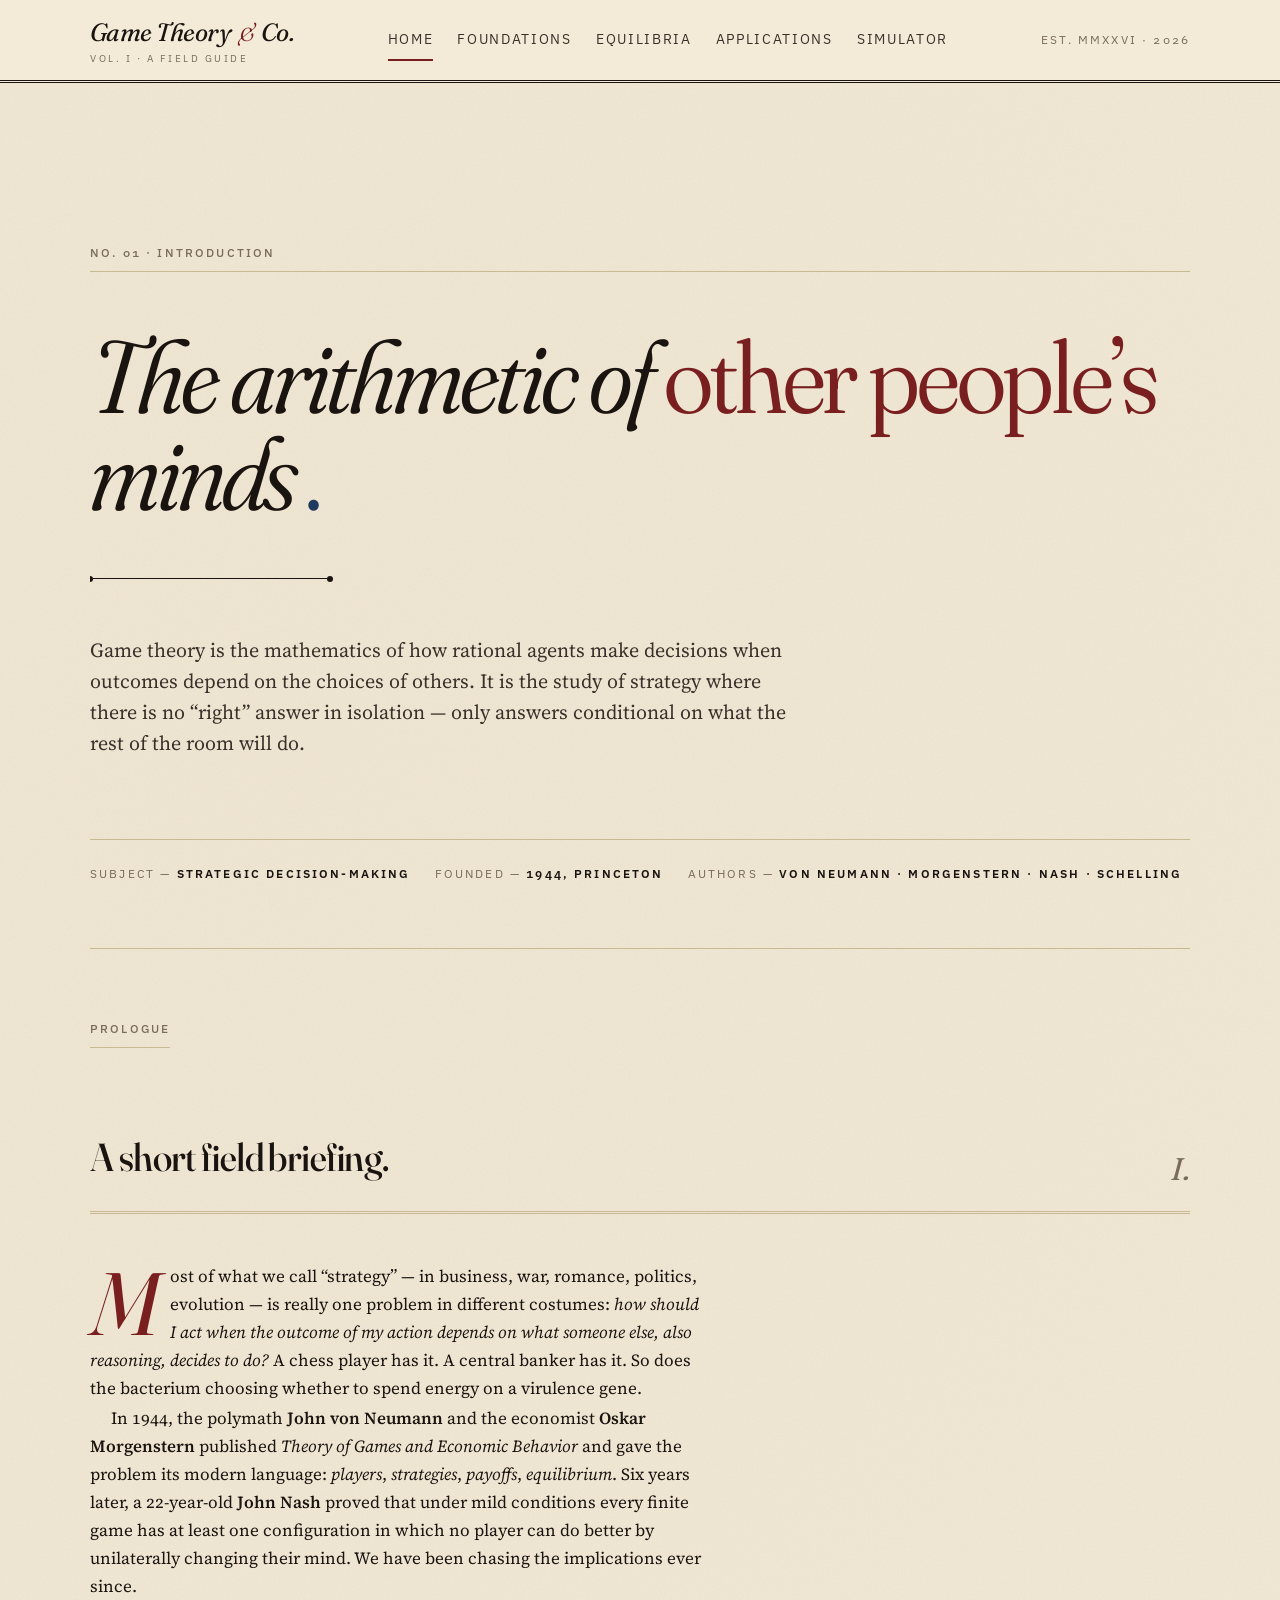
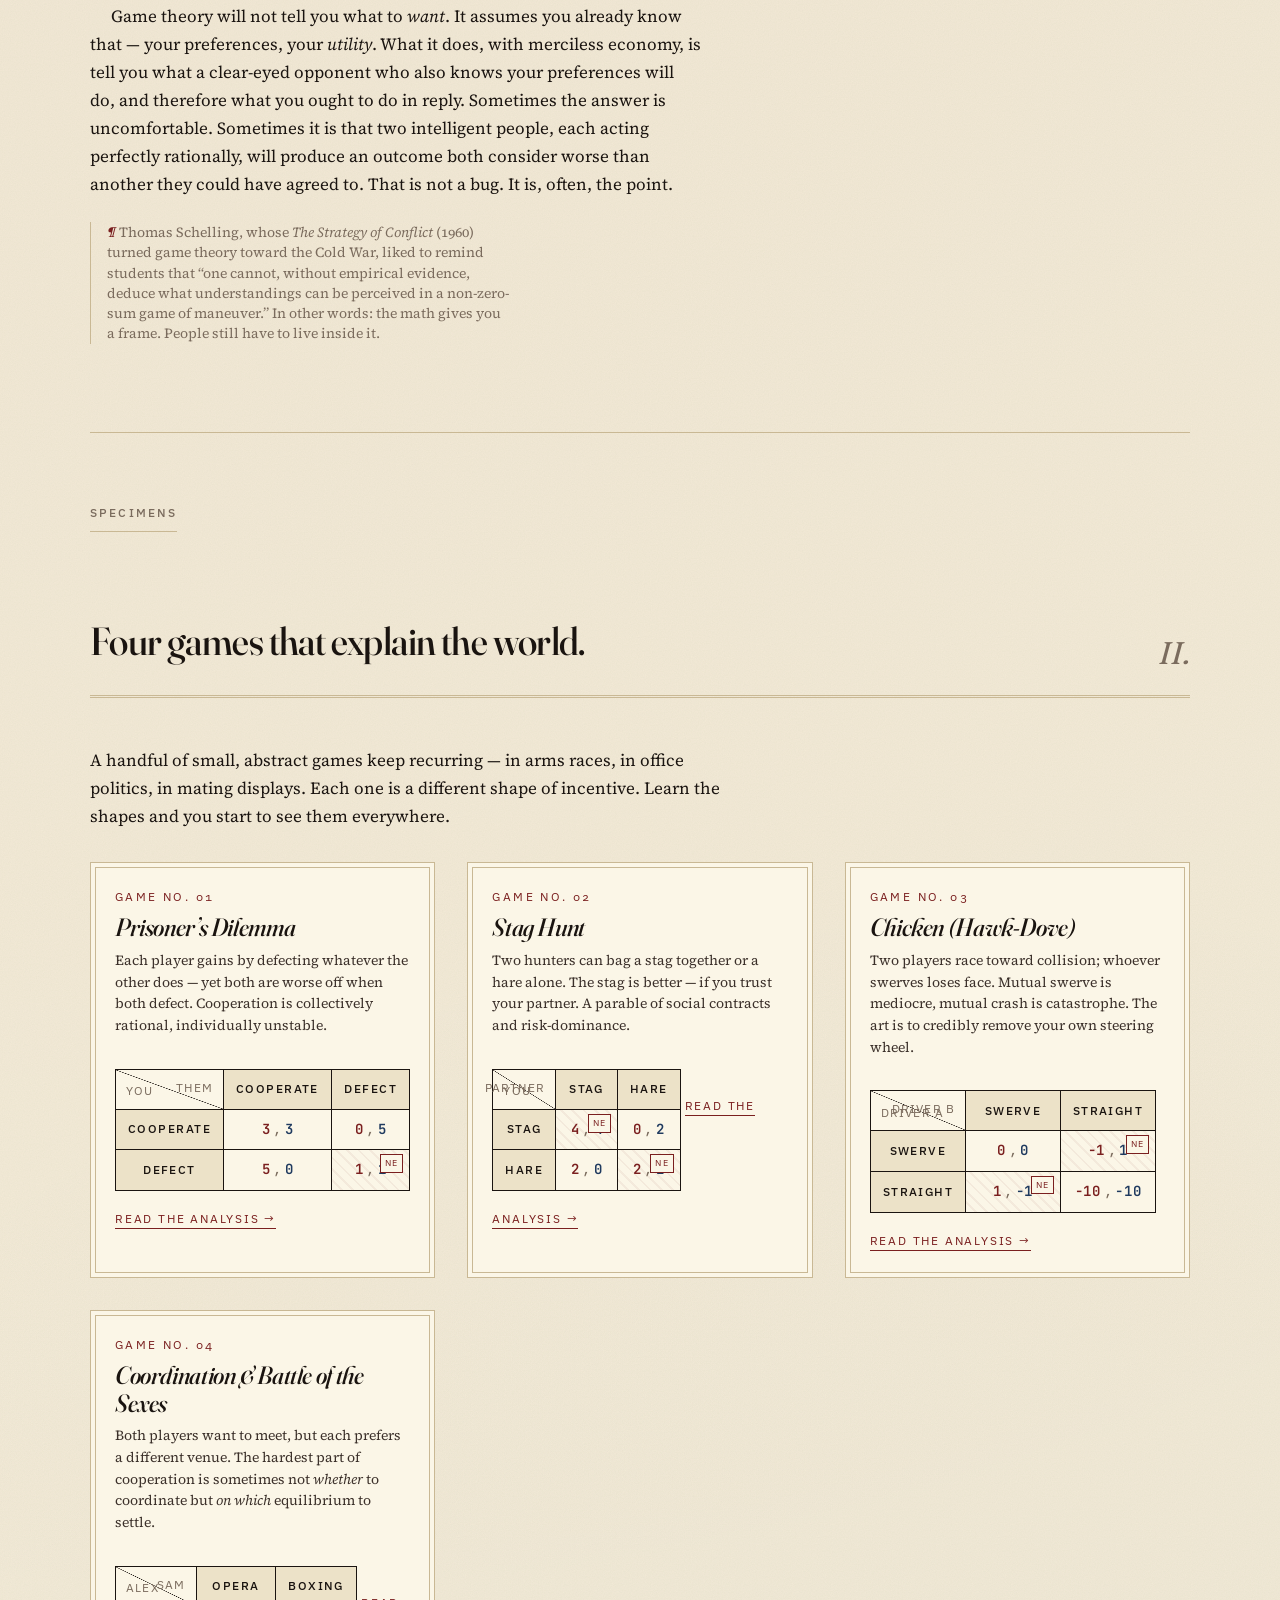
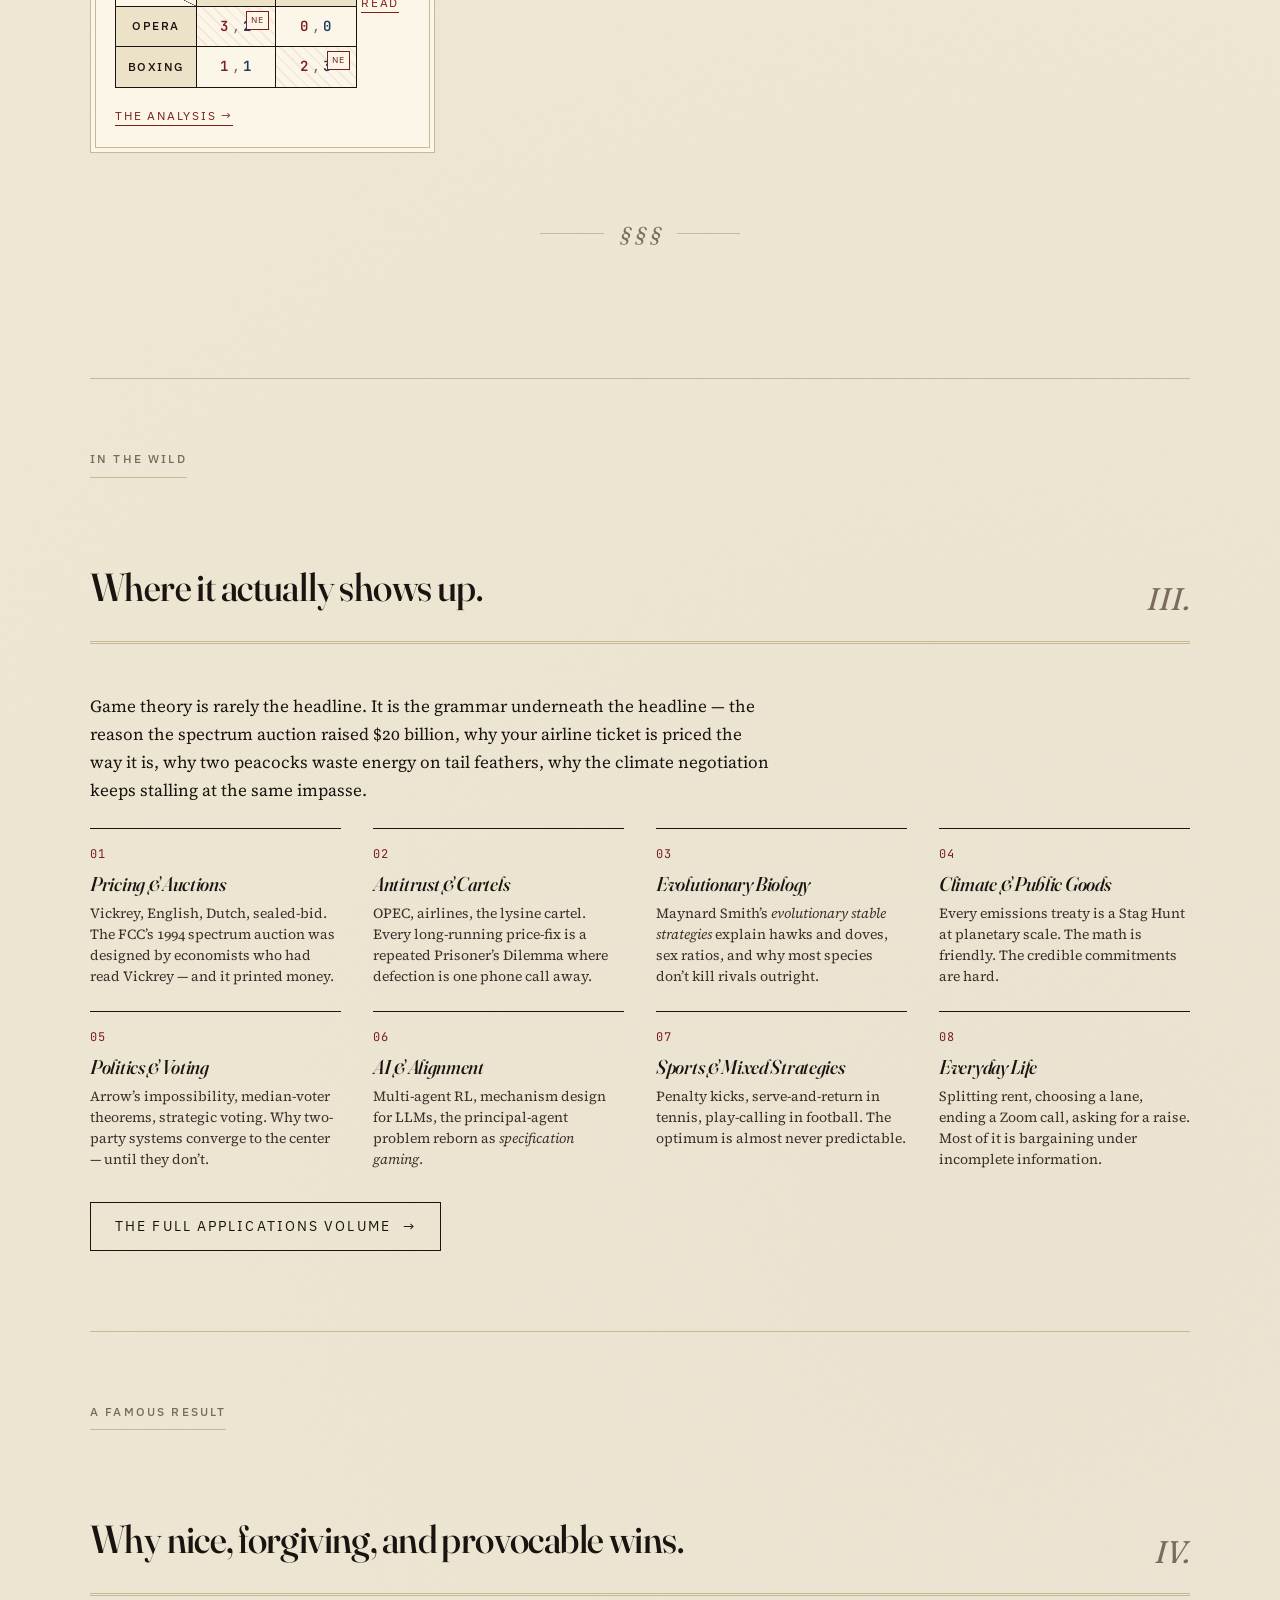
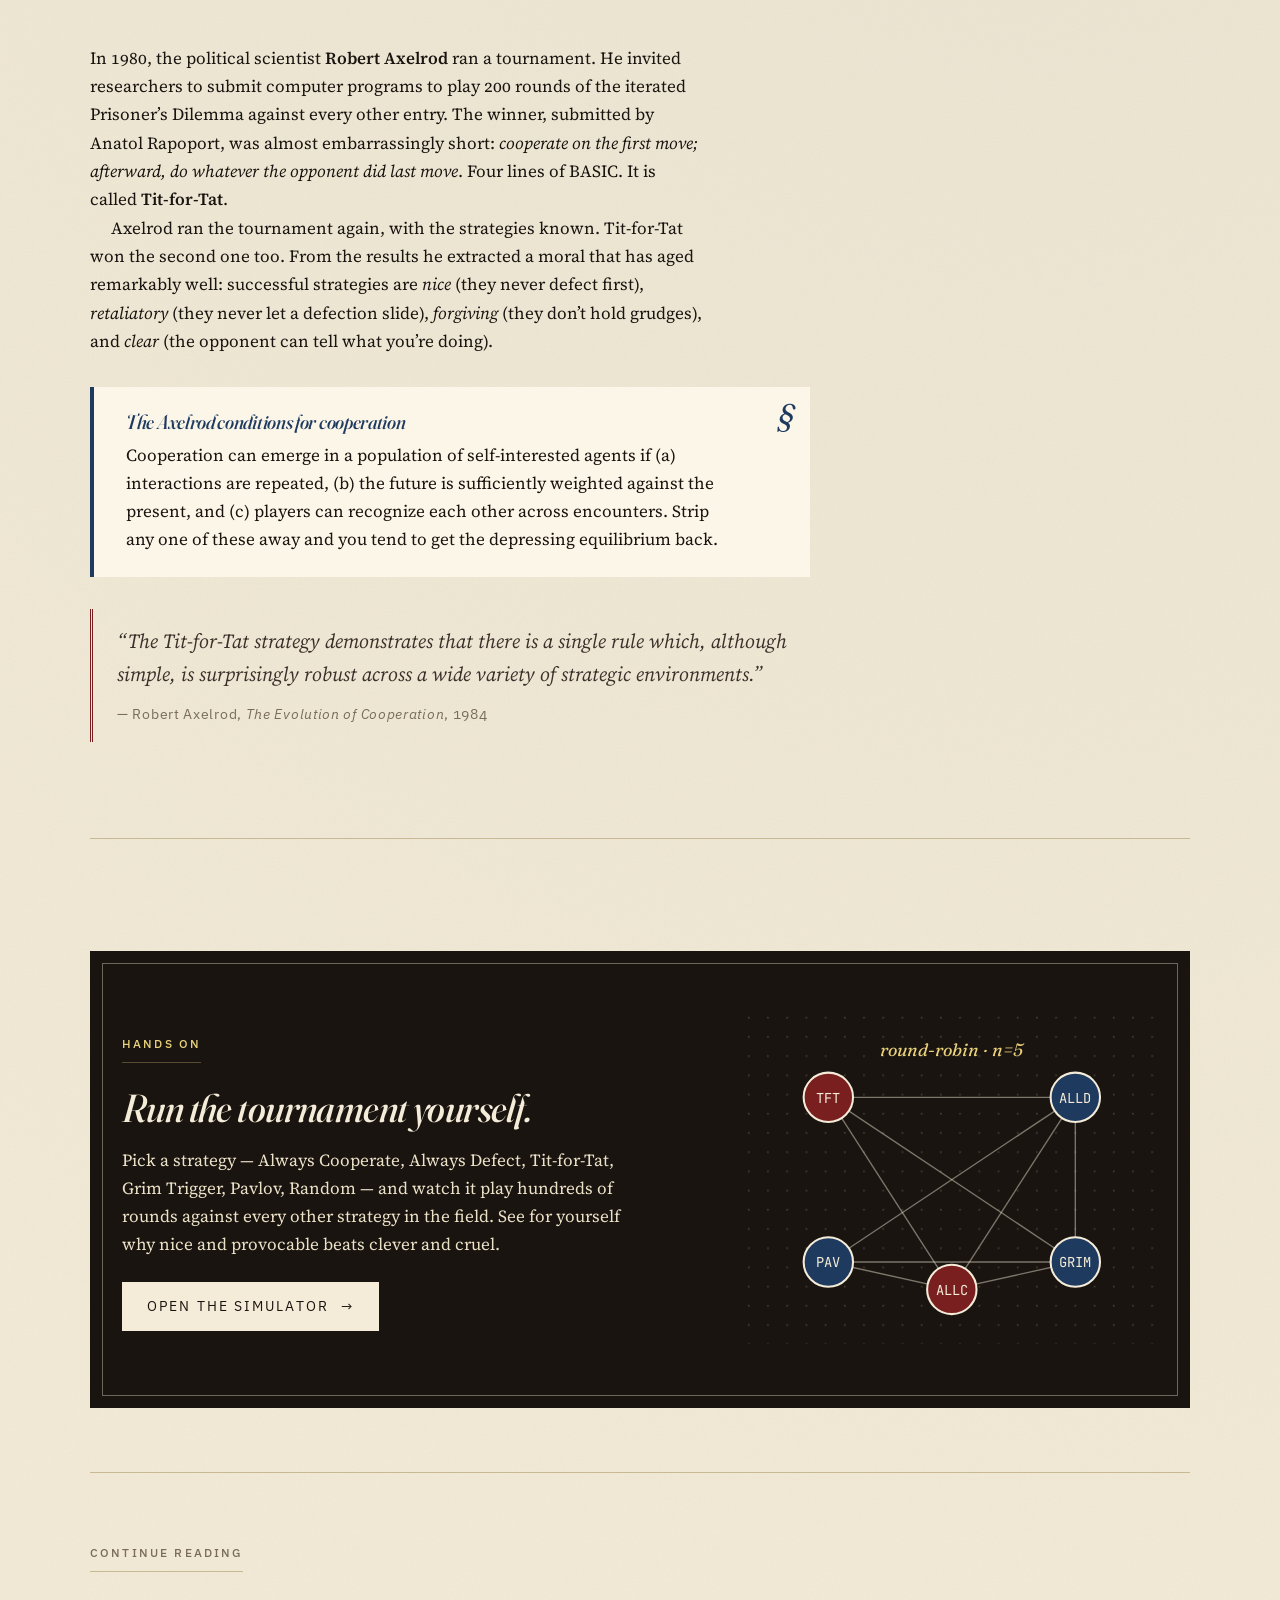
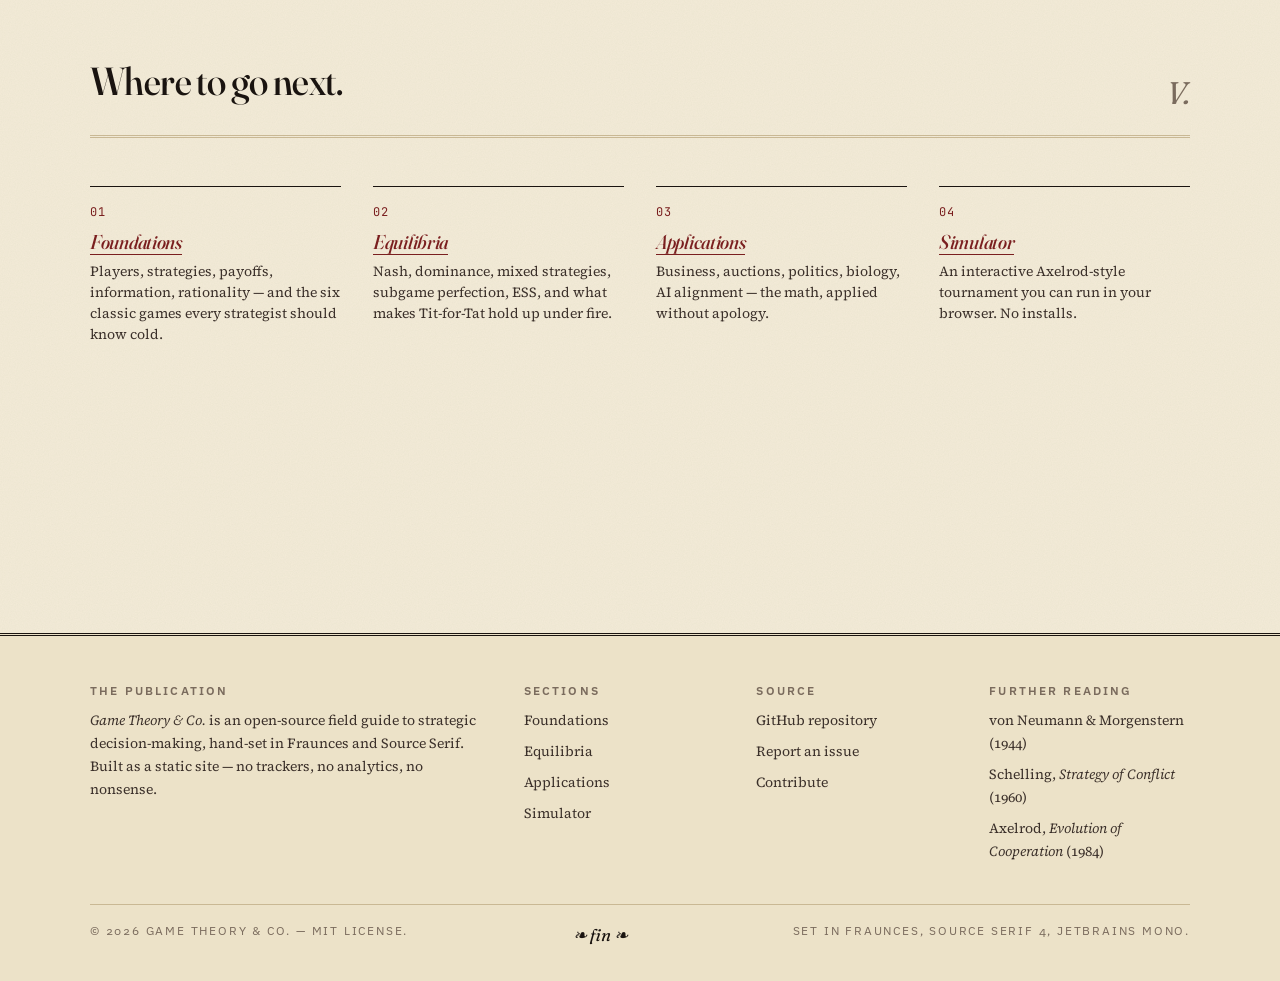
<file: docs/index.html>
<!doctype html>
<html lang="en">
<head>
  <meta charset="utf-8" />
  <meta name="viewport" content="width=device-width, initial-scale=1" />
  <title>Game Theory &amp; Co. — The Mathematics of Decision</title>
  <meta name="description" content="An editorial field guide to game theory: how rational agents make decisions when outcomes depend on others' choices. Foundations, equilibria, applications, and a Prisoner's Dilemma simulator." />
  <meta name="theme-color" content="#f4ecd8" />

  <link rel="preconnect" href="https://fonts.googleapis.com" />
  <link rel="preconnect" href="https://fonts.gstatic.com" crossorigin />
  <link href="https://fonts.googleapis.com/css2?family=Fraunces:ital,opsz,wght,SOFT@0,9..144,300..700,0..100;1,9..144,300..700,0..100&family=Source+Serif+4:ital,opsz,wght@0,8..60,300..700;1,8..60,300..700&family=JetBrains+Mono:wght@400;600&family=IBM+Plex+Sans:wght@400;500;600&display=swap" rel="stylesheet" />

  <link rel="stylesheet" href="assets/css/main.css" />
  <script defer src="assets/js/main.js"></script>
</head>
<body>

<!-- ============================================================
     MASTHEAD
     ============================================================ -->
<header class="masthead" role="banner">
  <div class="wrap masthead-inner">
    <a href="index.html" class="brand" aria-label="Game Theory &amp; Co. — home">
      Game Theory <span class="amp">&amp;</span> Co.
      <small>Vol. I · A Field Guide</small>
    </a>
    <nav class="primary" aria-label="Primary">
      <a href="index.html">Home</a>
      <a href="foundations.html">Foundations</a>
      <a href="equilibria.html">Equilibria</a>
      <a href="applications.html">Applications</a>
      <a href="simulator.html">Simulator</a>
    </nav>
    <div class="issue-meta" aria-hidden="true">
      Est. MMXXVI &middot; <span data-year>2026</span>
    </div>
    <button class="nav-toggle" aria-expanded="false" aria-controls="primary-nav">Menu</button>
  </div>
</header>

<main id="main">

  <!-- ============================================================
       HERO
       ============================================================ -->
  <section class="hero wrap" aria-labelledby="hero-title">
    <div class="hero-grid">
      <span class="eyebrow">No. 01 &middot; Introduction</span>
      <h1 id="hero-title" class="hero-title reveal in">
        The arithmetic of <span class="accent">other people&rsquo;s</span> minds<span class="ornament">.</span>
      </h1>
      <div class="hero-rule" aria-hidden="true"></div>
      <p class="lede reveal in">
        Game theory is the mathematics of how rational agents make decisions when outcomes depend on the choices of others. It is the study of strategy where there is no &ldquo;right&rdquo; answer in isolation &mdash; only answers conditional on what the rest of the room will do.
      </p>
      <div class="hero-meta">
        <span>Subject &mdash; <strong>Strategic decision-making</strong></span>
        <span>Founded &mdash; <strong>1944, Princeton</strong></span>
        <span>Authors &mdash; <strong>von Neumann · Morgenstern · Nash · Schelling</strong></span>
      </div>
    </div>
  </section>

  <!-- ============================================================
       PROLOGUE — narrative
       ============================================================ -->
  <section class="wrap">
    <div class="section-head">
      <div>
        <span class="eyebrow">Prologue</span>
        <h2>A short field briefing.</h2>
      </div>
      <span class="roman" aria-hidden="true">I.</span>
    </div>

    <div class="wrap-narrow" style="margin-inline:0;">
      <p class="dropcap">
        Most of what we call &ldquo;strategy&rdquo; &mdash; in business, war, romance, politics, evolution &mdash; is really one problem in different costumes: <em>how should I act when the outcome of my action depends on what someone else, also reasoning, decides to do?</em> A chess player has it. A central banker has it. So does the bacterium choosing whether to spend energy on a virulence gene.
      </p>
      <p>
        In 1944, the polymath <strong>John von Neumann</strong> and the economist <strong>Oskar Morgenstern</strong> published <em>Theory of Games and Economic Behavior</em> and gave the problem its modern language: <em>players</em>, <em>strategies</em>, <em>payoffs</em>, <em>equilibrium</em>. Six years later, a 22-year-old <strong>John Nash</strong> proved that under mild conditions every finite game has at least one configuration in which no player can do better by unilaterally changing their mind. We have been chasing the implications ever since.
      </p>
      <p>
        Game theory will not tell you what to <em>want</em>. It assumes you already know that &mdash; your preferences, your <em>utility</em>. What it does, with merciless economy, is tell you what a clear-eyed opponent who also knows your preferences will do, and therefore what you ought to do in reply. Sometimes the answer is uncomfortable. Sometimes it is that two intelligent people, each acting perfectly rationally, will produce an outcome both consider worse than another they could have agreed to. That is not a bug. It is, often, the point.
      </p>
      <aside class="sidenote">
        <span class="marker">¶</span> Thomas Schelling, whose <em>The Strategy of Conflict</em> (1960) turned game theory toward the Cold War, liked to remind students that &ldquo;one cannot, without empirical evidence, deduce what understandings can be perceived in a non-zero-sum game of maneuver.&rdquo; In other words: the math gives you a frame. People still have to live inside it.
      </aside>
    </div>
  </section>

  <!-- ============================================================
       FEATURED GAMES
       ============================================================ -->
  <section class="wrap reveal" aria-labelledby="games-h">
    <div class="section-head">
      <div>
        <span class="eyebrow">Specimens</span>
        <h2 id="games-h">Four games that explain the world.</h2>
      </div>
      <span class="roman" aria-hidden="true">II.</span>
    </div>

    <p style="max-width:38em;">
      A handful of small, abstract games keep recurring &mdash; in arms races, in office politics, in mating displays. Each one is a different shape of incentive. Learn the shapes and you start to see them everywhere.
    </p>

    <div class="games-grid">

      <!-- Prisoner's Dilemma -->
      <article class="game-card">
        <span class="game-num">Game No. 01</span>
        <h3>Prisoner&rsquo;s Dilemma</h3>
        <p>Each player gains by defecting whatever the other does &mdash; yet both are worse off when both defect. Cooperation is collectively rational, individually unstable.</p>
        <div class="payoff" data-payoff='{
          "rowLabel":"You","colLabel":"Them",
          "rowStrats":["Cooperate","Defect"],
          "colStrats":["Cooperate","Defect"],
          "cells":[[[3,3],[0,5]],[[5,0],[1,1]]],
          "equilibria":[[1,1]],
          "legend":false
        }'></div>
        <a class="game-link" href="foundations.html#prisoners-dilemma">Read the analysis &rarr;</a>
      </article>

      <!-- Stag Hunt -->
      <article class="game-card">
        <span class="game-num">Game No. 02</span>
        <h3>Stag Hunt</h3>
        <p>Two hunters can bag a stag together or a hare alone. The stag is better &mdash; if you trust your partner. A parable of social contracts and risk-dominance.</p>
        <div class="payoff" data-payoff='{
          "rowLabel":"You","colLabel":"Partner",
          "rowStrats":["Stag","Hare"],
          "colStrats":["Stag","Hare"],
          "cells":[[[4,4],[0,2]],[[2,0],[2,2]]],
          "equilibria":[[0,0],[1,1]],
          "legend":false
        }'></div>
        <a class="game-link" href="foundations.html#stag-hunt">Read the analysis &rarr;</a>
      </article>

      <!-- Chicken -->
      <article class="game-card">
        <span class="game-num">Game No. 03</span>
        <h3>Chicken (Hawk-Dove)</h3>
        <p>Two players race toward collision; whoever swerves loses face. Mutual swerve is mediocre, mutual crash is catastrophe. The art is to credibly remove your own steering wheel.</p>
        <div class="payoff" data-payoff='{
          "rowLabel":"Driver A","colLabel":"Driver B",
          "rowStrats":["Swerve","Straight"],
          "colStrats":["Swerve","Straight"],
          "cells":[[[0,0],[-1,1]],[[1,-1],[-10,-10]]],
          "equilibria":[[0,1],[1,0]],
          "legend":false
        }'></div>
        <a class="game-link" href="foundations.html#chicken">Read the analysis &rarr;</a>
      </article>

      <!-- Battle of the Sexes -->
      <article class="game-card">
        <span class="game-num">Game No. 04</span>
        <h3>Coordination &amp; Battle of the Sexes</h3>
        <p>Both players want to meet, but each prefers a different venue. The hardest part of cooperation is sometimes not <em>whether</em> to coordinate but <em>on which</em> equilibrium to settle.</p>
        <div class="payoff" data-payoff='{
          "rowLabel":"Alex","colLabel":"Sam",
          "rowStrats":["Opera","Boxing"],
          "colStrats":["Opera","Boxing"],
          "cells":[[[3,2],[0,0]],[[1,1],[2,3]]],
          "equilibria":[[0,0],[1,1]],
          "legend":false
        }'></div>
        <a class="game-link" href="foundations.html#battle-of-the-sexes">Read the analysis &rarr;</a>
      </article>

    </div>

    <div class="ornament-divider" aria-hidden="true">&sect; &sect; &sect;</div>
  </section>

  <!-- ============================================================
       APPLICATIONS / WHERE IT SHOWS UP
       ============================================================ -->
  <section class="wrap reveal" aria-labelledby="apps-h">
    <div class="section-head">
      <div>
        <span class="eyebrow">In the wild</span>
        <h2 id="apps-h">Where it actually shows up.</h2>
      </div>
      <span class="roman" aria-hidden="true">III.</span>
    </div>

    <p style="max-width:40em;">
      Game theory is rarely the headline. It is the grammar underneath the headline &mdash; the reason the spectrum auction raised $20 billion, why your airline ticket is priced the way it is, why two peacocks waste energy on tail feathers, why the climate negotiation keeps stalling at the same impasse.
    </p>

    <div class="applications">
      <div class="app-item">
        <h4>Pricing &amp; Auctions</h4>
        <p>Vickrey, English, Dutch, sealed-bid. The FCC&rsquo;s 1994 spectrum auction was designed by economists who had read Vickrey &mdash; and it printed money.</p>
      </div>
      <div class="app-item">
        <h4>Antitrust &amp; Cartels</h4>
        <p>OPEC, airlines, the lysine cartel. Every long-running price-fix is a repeated Prisoner&rsquo;s Dilemma where defection is one phone call away.</p>
      </div>
      <div class="app-item">
        <h4>Evolutionary Biology</h4>
        <p>Maynard Smith&rsquo;s <em>evolutionary stable strategies</em> explain hawks and doves, sex ratios, and why most species don&rsquo;t kill rivals outright.</p>
      </div>
      <div class="app-item">
        <h4>Climate &amp; Public Goods</h4>
        <p>Every emissions treaty is a Stag Hunt at planetary scale. The math is friendly. The credible commitments are hard.</p>
      </div>
      <div class="app-item">
        <h4>Politics &amp; Voting</h4>
        <p>Arrow&rsquo;s impossibility, median-voter theorems, strategic voting. Why two-party systems converge to the center &mdash; until they don&rsquo;t.</p>
      </div>
      <div class="app-item">
        <h4>AI &amp; Alignment</h4>
        <p>Multi-agent RL, mechanism design for LLMs, the principal-agent problem reborn as <em>specification gaming</em>.</p>
      </div>
      <div class="app-item">
        <h4>Sports &amp; Mixed Strategies</h4>
        <p>Penalty kicks, serve-and-return in tennis, play-calling in football. The optimum is almost never predictable.</p>
      </div>
      <div class="app-item">
        <h4>Everyday Life</h4>
        <p>Splitting rent, choosing a lane, ending a Zoom call, asking for a raise. Most of it is bargaining under incomplete information.</p>
      </div>
    </div>

    <p style="margin-top:var(--s-6);">
      <a class="btn" href="applications.html">The full applications volume <span class="arrow">&rarr;</span></a>
    </p>
  </section>

  <!-- ============================================================
       AXELROD CALLOUT
       ============================================================ -->
  <section class="wrap reveal">
    <div class="section-head">
      <div>
        <span class="eyebrow">A famous result</span>
        <h2>Why nice, forgiving, and provocable wins.</h2>
      </div>
      <span class="roman" aria-hidden="true">IV.</span>
    </div>

    <div class="wrap-narrow" style="margin-inline:0;">
      <p>
        In 1980, the political scientist <strong>Robert Axelrod</strong> ran a tournament. He invited researchers to submit computer programs to play 200 rounds of the iterated Prisoner&rsquo;s Dilemma against every other entry. The winner, submitted by Anatol Rapoport, was almost embarrassingly short: <em>cooperate on the first move; afterward, do whatever the opponent did last move</em>. Four lines of BASIC. It is called <strong>Tit-for-Tat</strong>.
      </p>
      <p>
        Axelrod ran the tournament again, with the strategies known. Tit-for-Tat won the second one too. From the results he extracted a moral that has aged remarkably well: successful strategies are <em>nice</em> (they never defect first), <em>retaliatory</em> (they never let a defection slide), <em>forgiving</em> (they don&rsquo;t hold grudges), and <em>clear</em> (the opponent can tell what you&rsquo;re doing).
      </p>

      <div class="callout">
        <h4>The Axelrod conditions for cooperation</h4>
        <p>Cooperation can emerge in a population of self-interested agents if (a) interactions are repeated, (b) the future is sufficiently weighted against the present, and (c) players can recognize each other across encounters. Strip any one of these away and you tend to get the depressing equilibrium back.</p>
      </div>

      <blockquote>
        &ldquo;The Tit-for-Tat strategy demonstrates that there is a single rule which, although simple, is surprisingly robust across a wide variety of strategic environments.&rdquo;
        <cite>Robert Axelrod, <em>The Evolution of Cooperation</em>, 1984</cite>
      </blockquote>
    </div>
  </section>

  <!-- ============================================================
       SIMULATOR CTA
       ============================================================ -->
  <section class="wrap">
    <div class="sim-cta">
      <div class="sim-cta-grid">
        <div>
          <span class="eyebrow">Hands on</span>
          <h2>Run the tournament yourself.</h2>
          <p>
            Pick a strategy &mdash; Always Cooperate, Always Defect, Tit-for-Tat, Grim Trigger, Pavlov, Random &mdash; and watch it play hundreds of rounds against every other strategy in the field. See for yourself why nice and provocable beats clever and cruel.
          </p>
          <a class="btn btn-primary" href="simulator.html">Open the simulator <span class="arrow">&rarr;</span></a>
        </div>
        <div aria-hidden="true">
          <!-- Schematic SVG: nodes connected, like an Axelrod round-robin -->
          <svg viewBox="0 0 300 240" width="100%" role="img" aria-label="Strategy round-robin diagram">
            <defs>
              <pattern id="dots" width="14" height="14" patternUnits="userSpaceOnUse">
                <circle cx="2" cy="2" r="0.7" fill="rgba(244,236,216,0.18)"/>
              </pattern>
            </defs>
            <rect width="300" height="240" fill="url(#dots)"/>
            <g stroke="rgba(244,236,216,0.45)" stroke-width="1" fill="none">
              <line x1="60" y1="60" x2="240" y2="60"/>
              <line x1="60" y1="60" x2="150" y2="200"/>
              <line x1="60" y1="60" x2="240" y2="180"/>
              <line x1="240" y1="60" x2="150" y2="200"/>
              <line x1="240" y1="60" x2="60" y2="180"/>
              <line x1="240" y1="60" x2="240" y2="180"/>
              <line x1="60" y1="180" x2="240" y2="180"/>
              <line x1="60" y1="180" x2="150" y2="200"/>
              <line x1="150" y1="200" x2="240" y2="180"/>
            </g>
            <g font-family="JetBrains Mono, monospace" font-size="10" fill="#f4ecd8">
              <g><circle cx="60"  cy="60"  r="18" fill="#7a1f1f" stroke="#f4ecd8" stroke-width="1.5"/><text x="60" y="64" text-anchor="middle">TFT</text></g>
              <g><circle cx="240" cy="60"  r="18" fill="#1f3a5f" stroke="#f4ecd8" stroke-width="1.5"/><text x="240" y="64" text-anchor="middle">ALLD</text></g>
              <g><circle cx="60"  cy="180" r="18" fill="#1f3a5f" stroke="#f4ecd8" stroke-width="1.5"/><text x="60" y="184" text-anchor="middle">PAV</text></g>
              <g><circle cx="240" cy="180" r="18" fill="#1f3a5f" stroke="#f4ecd8" stroke-width="1.5"/><text x="240" y="184" text-anchor="middle">GRIM</text></g>
              <g><circle cx="150" cy="200" r="18" fill="#7a1f1f" stroke="#f4ecd8" stroke-width="1.5"/><text x="150" y="204" text-anchor="middle">ALLC</text></g>
            </g>
            <text x="150" y="30" text-anchor="middle" font-family="Fraunces, serif" font-style="italic" font-size="13" fill="#e9d27a">round-robin · n=5</text>
          </svg>
        </div>
      </div>
    </div>
  </section>

  <!-- ============================================================
       NEXT STEPS
       ============================================================ -->
  <section class="wrap" aria-labelledby="next-h">
    <div class="section-head">
      <div>
        <span class="eyebrow">Continue reading</span>
        <h2 id="next-h">Where to go next.</h2>
      </div>
      <span class="roman" aria-hidden="true">V.</span>
    </div>

    <div class="applications" style="margin-top:var(--s-4);">
      <div class="app-item">
        <h4><a href="foundations.html">Foundations</a></h4>
        <p>Players, strategies, payoffs, information, rationality &mdash; and the six classic games every strategist should know cold.</p>
      </div>
      <div class="app-item">
        <h4><a href="equilibria.html">Equilibria</a></h4>
        <p>Nash, dominance, mixed strategies, subgame perfection, ESS, and what makes Tit-for-Tat hold up under fire.</p>
      </div>
      <div class="app-item">
        <h4><a href="applications.html">Applications</a></h4>
        <p>Business, auctions, politics, biology, AI alignment &mdash; the math, applied without apology.</p>
      </div>
      <div class="app-item">
        <h4><a href="simulator.html">Simulator</a></h4>
        <p>An interactive Axelrod-style tournament you can run in your browser. No installs.</p>
      </div>
    </div>
  </section>

</main>

<!-- ============================================================
     COLOPHON / FOOTER
     ============================================================ -->
<footer class="colophon" role="contentinfo">
  <div class="wrap">
    <div class="colophon-grid">
      <div>
        <h5>The Publication</h5>
        <p style="max-width:34em;">
          <em>Game Theory &amp; Co.</em> is an open-source field guide to strategic decision-making, hand-set in Fraunces and Source Serif. Built as a static site &mdash; no trackers, no analytics, no nonsense.
        </p>
      </div>
      <div>
        <h5>Sections</h5>
        <ul>
          <li><a href="foundations.html">Foundations</a></li>
          <li><a href="equilibria.html">Equilibria</a></li>
          <li><a href="applications.html">Applications</a></li>
          <li><a href="simulator.html">Simulator</a></li>
        </ul>
      </div>
      <div>
        <h5>Source</h5>
        <ul>
          <li><a href="#" rel="noopener">GitHub repository</a></li>
          <li><a href="#" rel="noopener">Report an issue</a></li>
          <li><a href="#" rel="noopener">Contribute</a></li>
        </ul>
      </div>
      <div>
        <h5>Further Reading</h5>
        <ul>
          <li>von Neumann &amp; Morgenstern (1944)</li>
          <li>Schelling, <em>Strategy of Conflict</em> (1960)</li>
          <li>Axelrod, <em>Evolution of Cooperation</em> (1984)</li>
        </ul>
      </div>
    </div>
    <div class="colophon-meta">
      <span>&copy; <span data-year>2026</span> Game Theory &amp; Co. &mdash; MIT License.</span>
      <span class="seal">&#x2767; fin &#x2767;</span>
      <span>Set in Fraunces, Source Serif 4, JetBrains Mono.</span>
    </div>
  </div>
</footer>

</body>
</html>
</file>
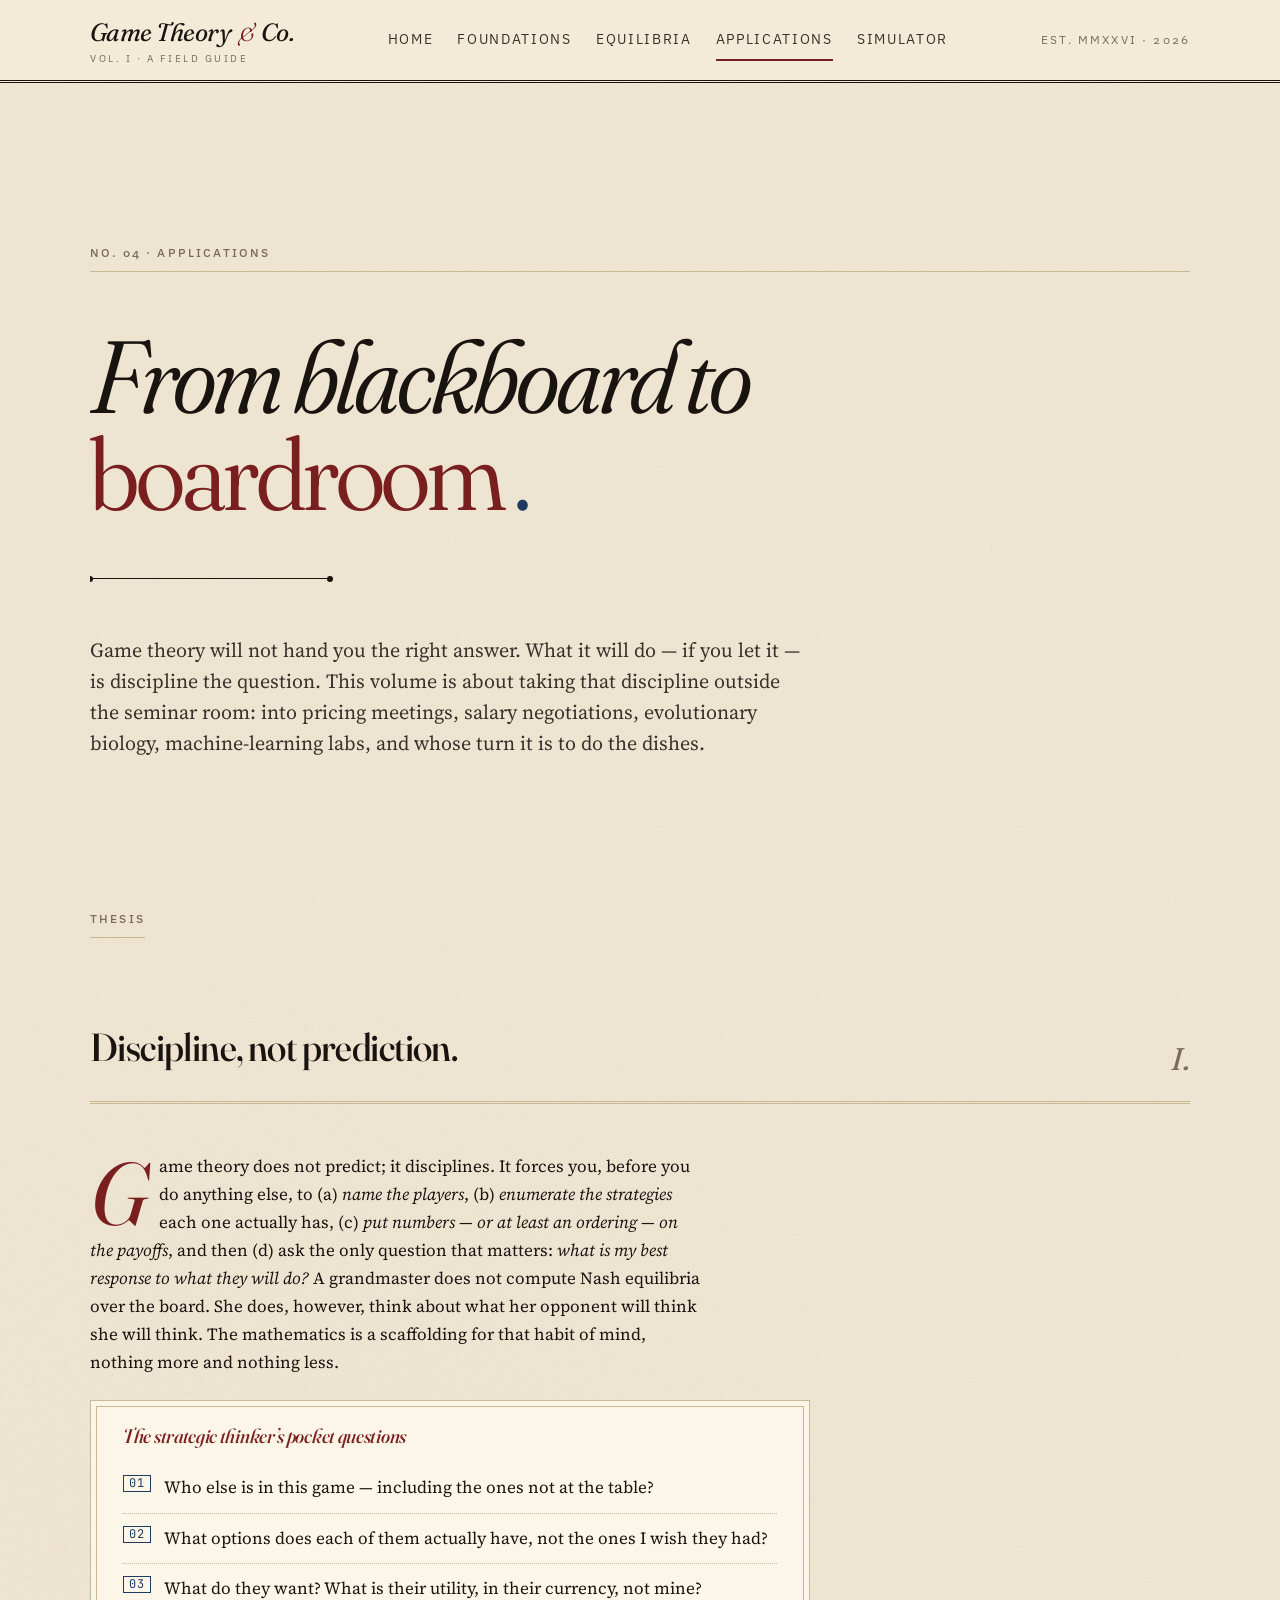
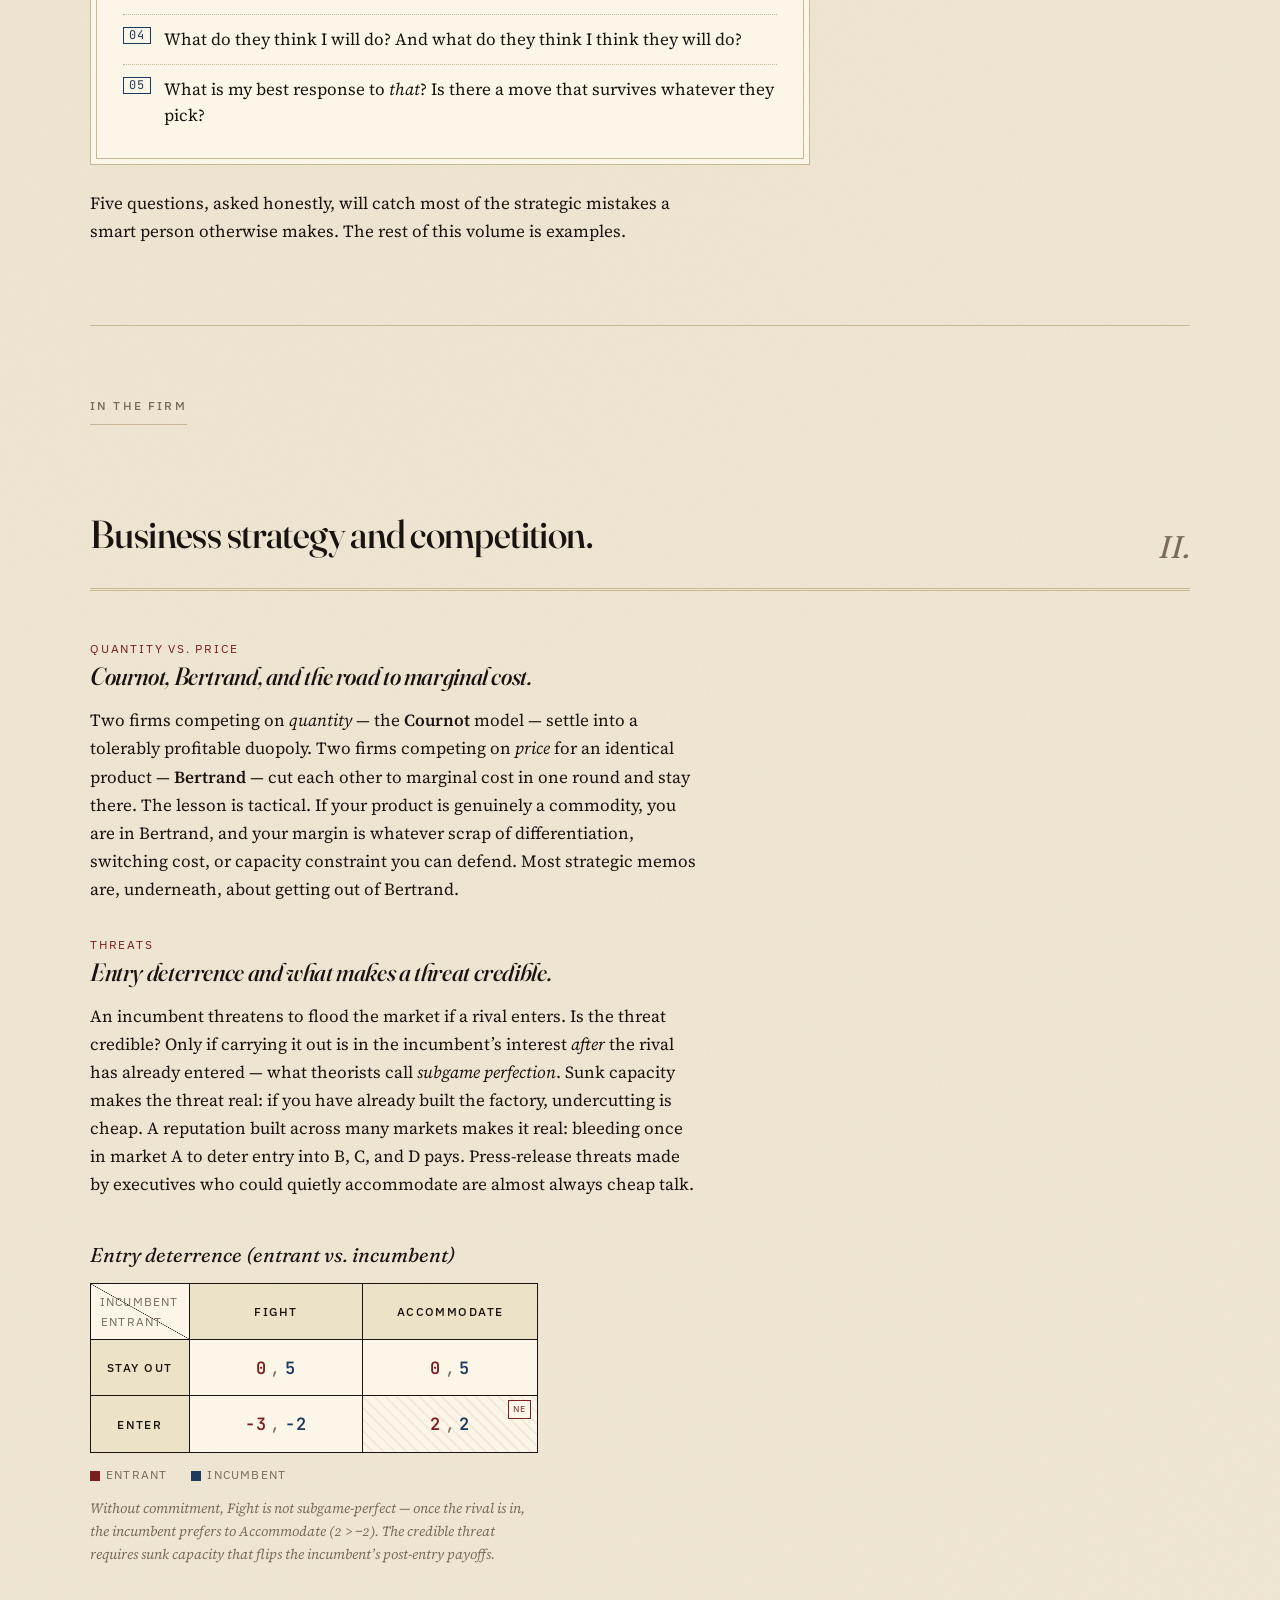
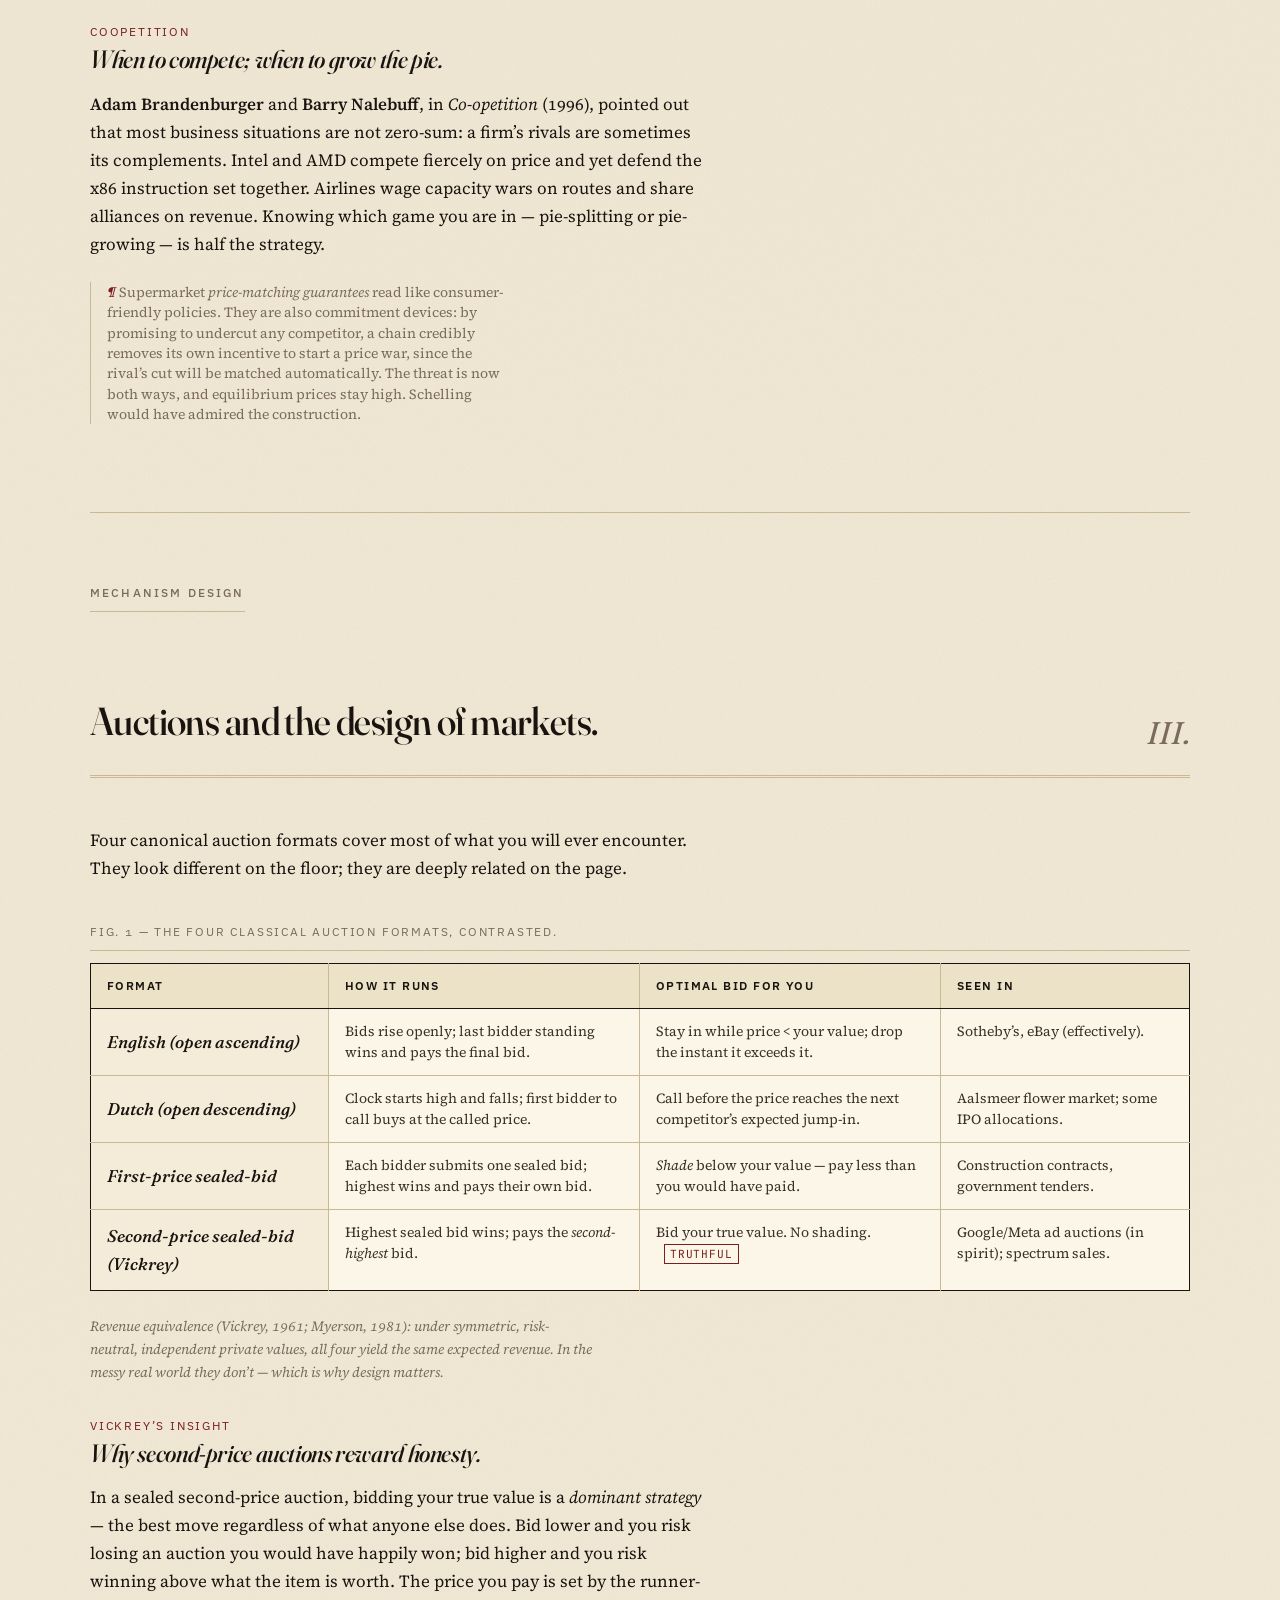
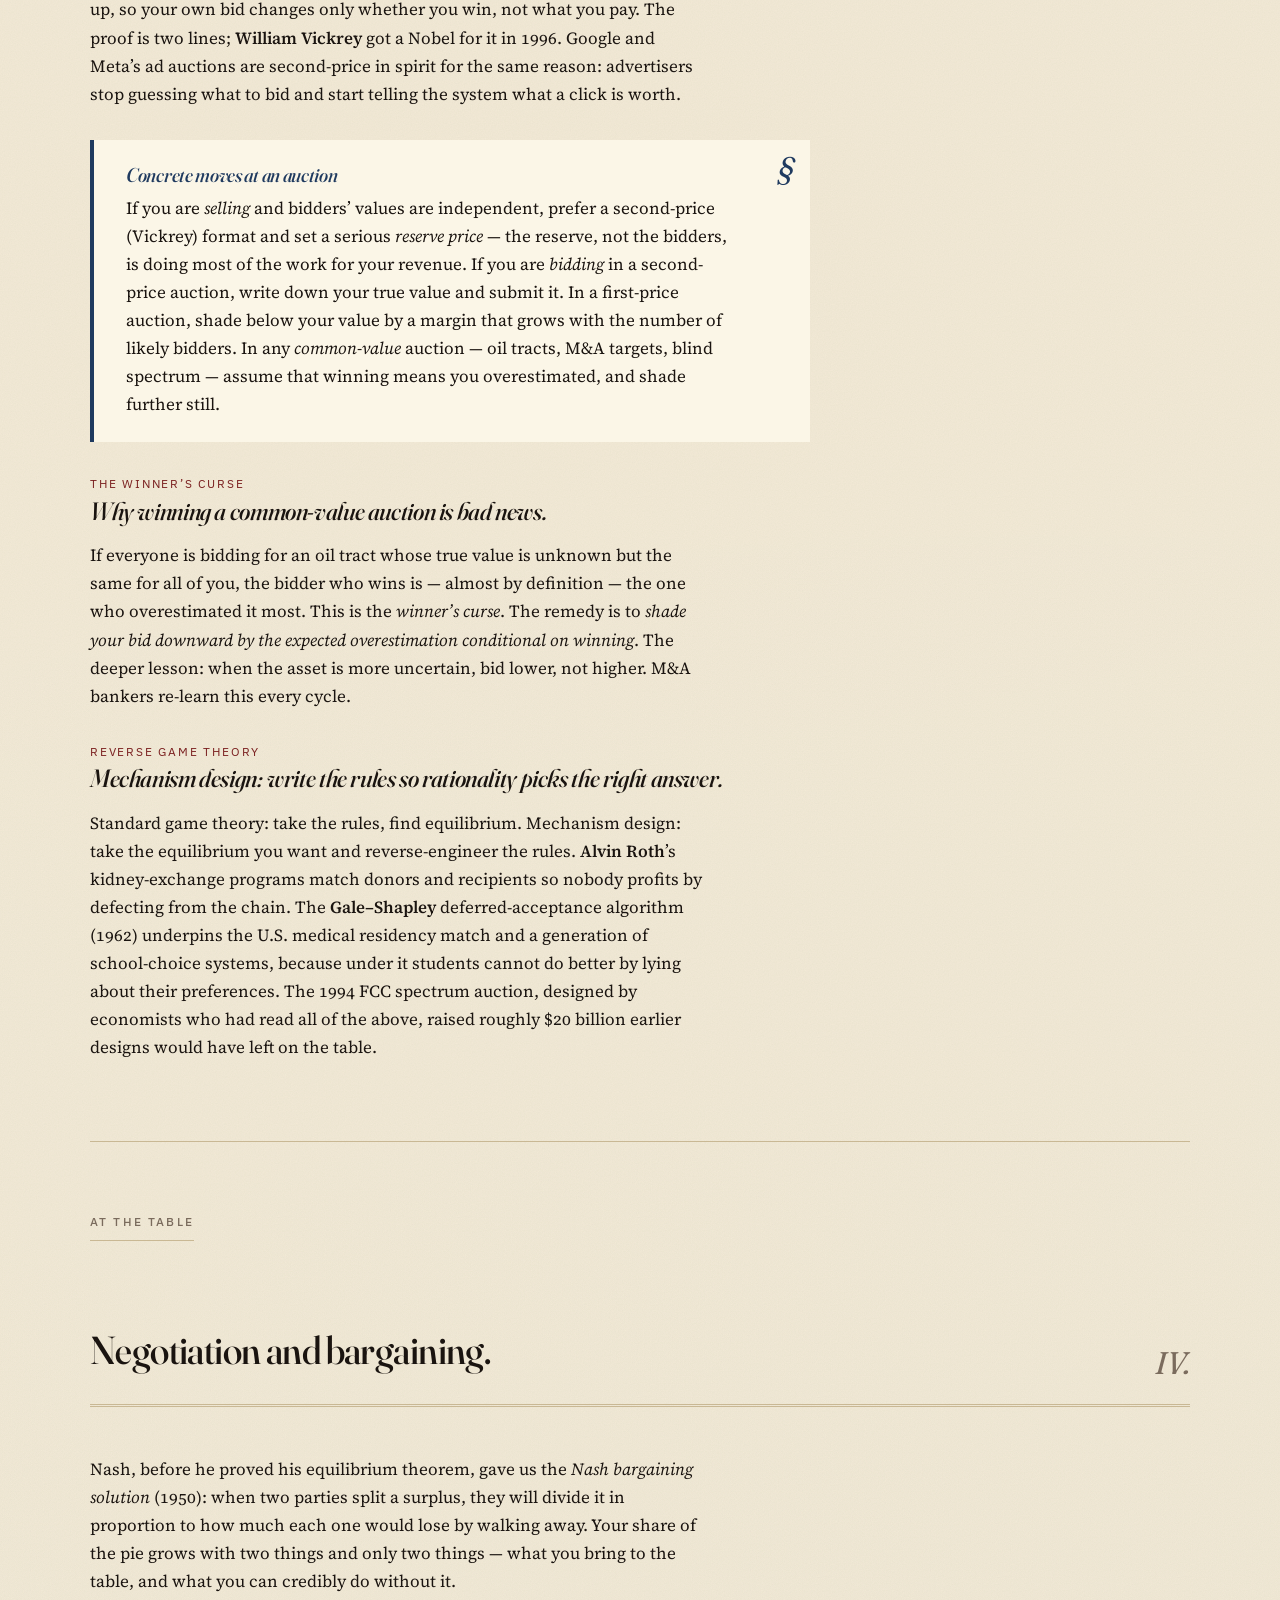
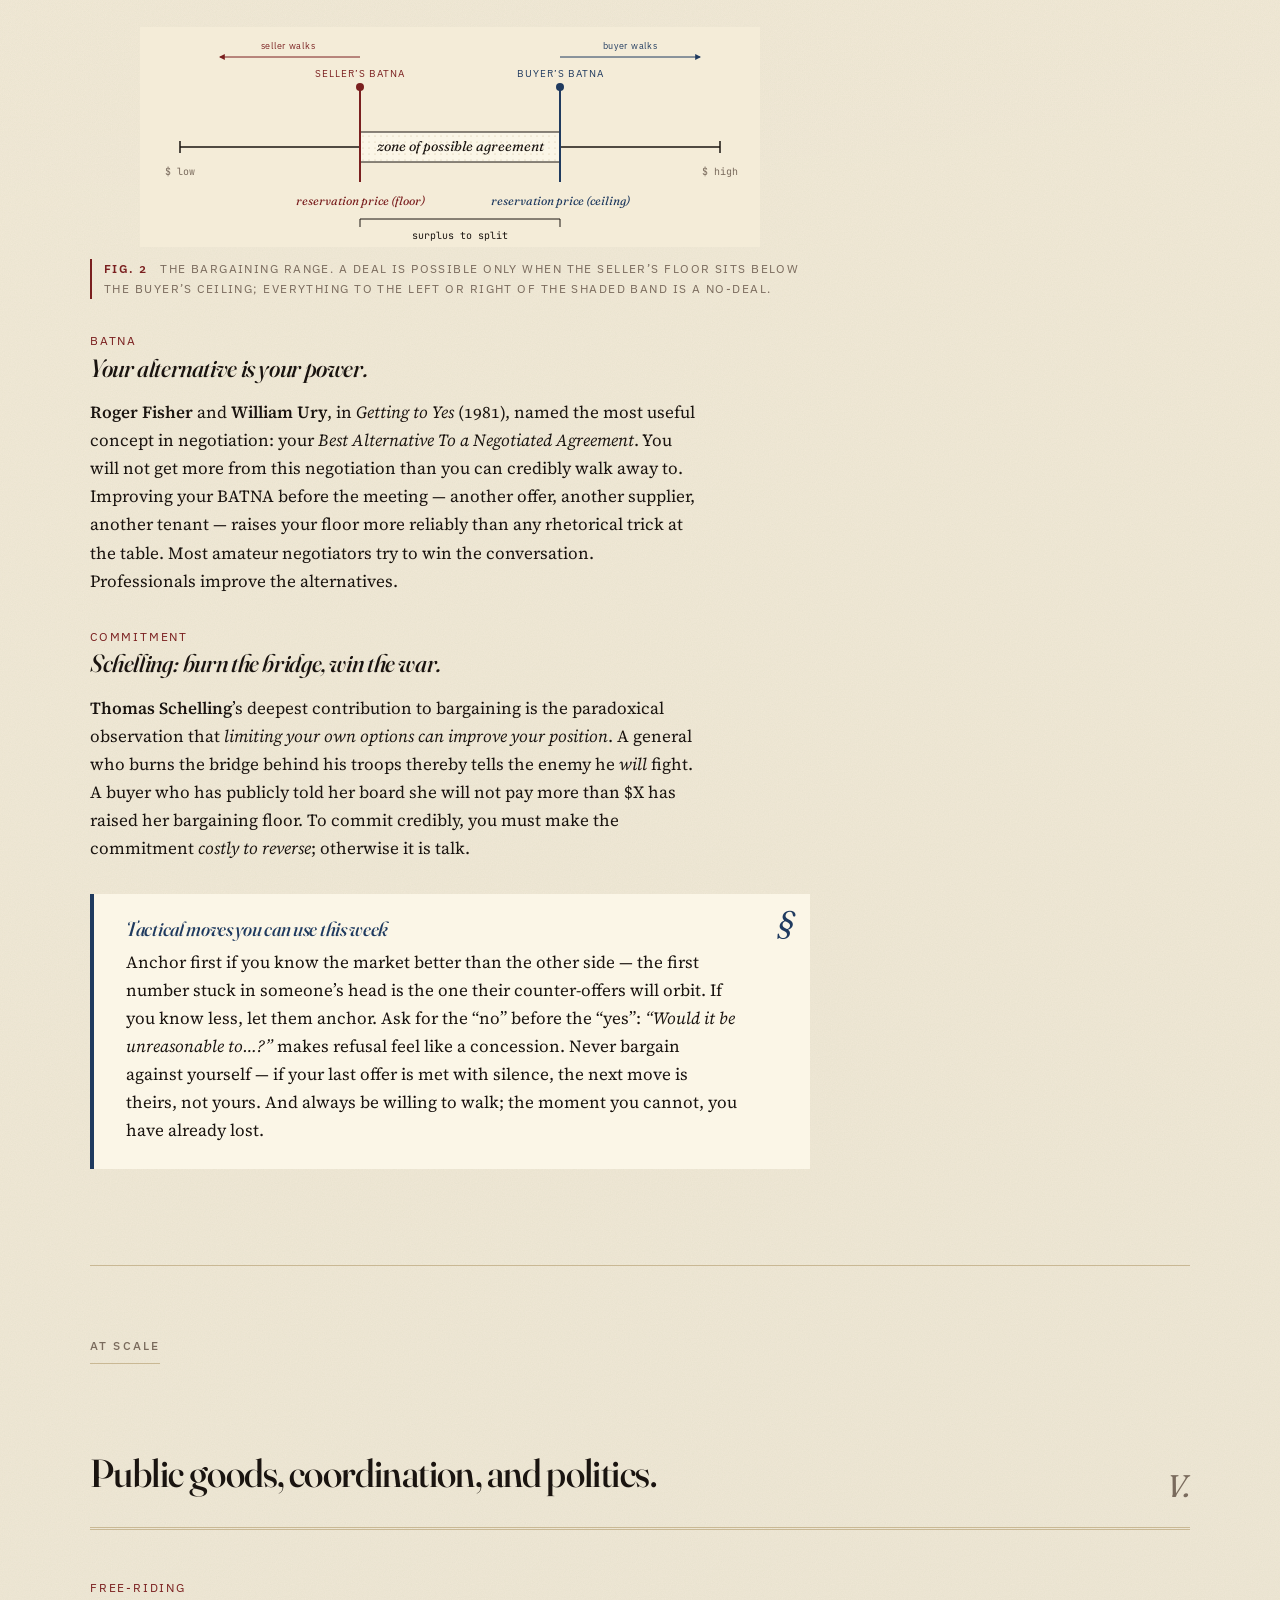
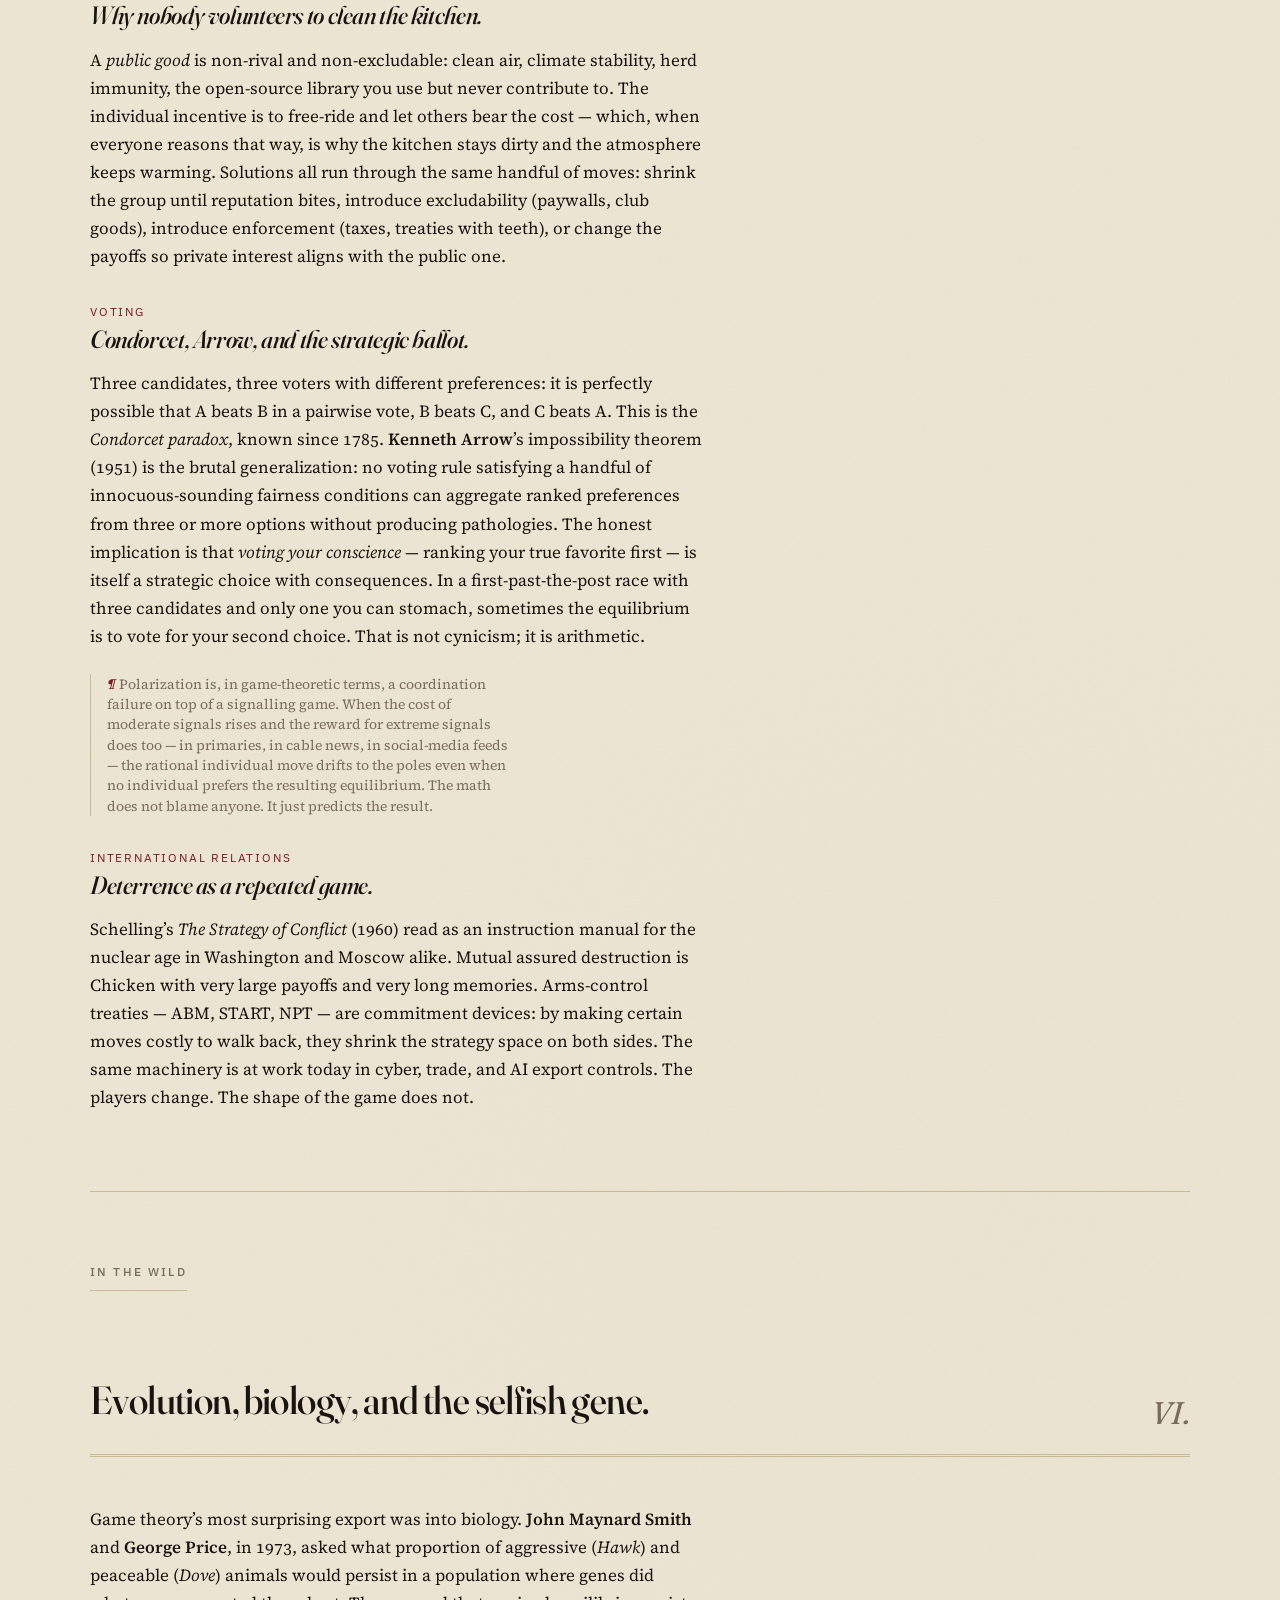
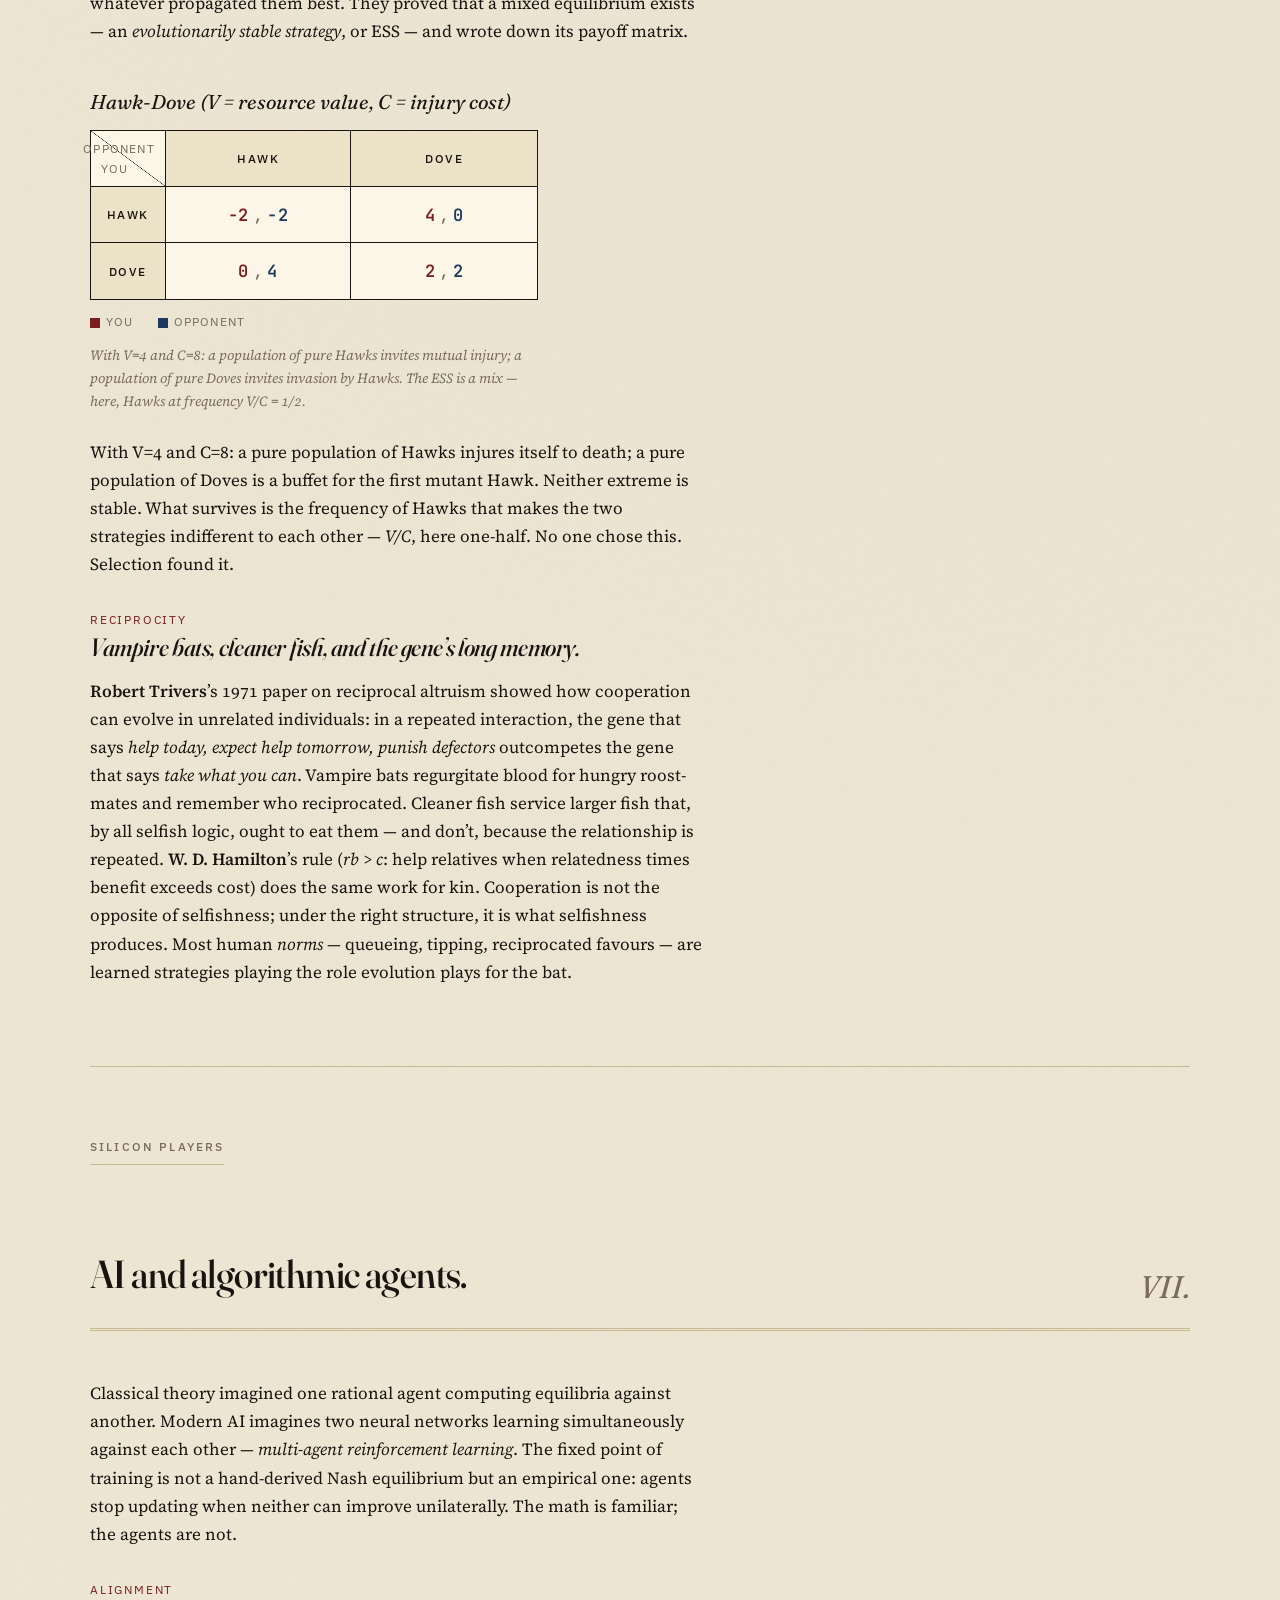
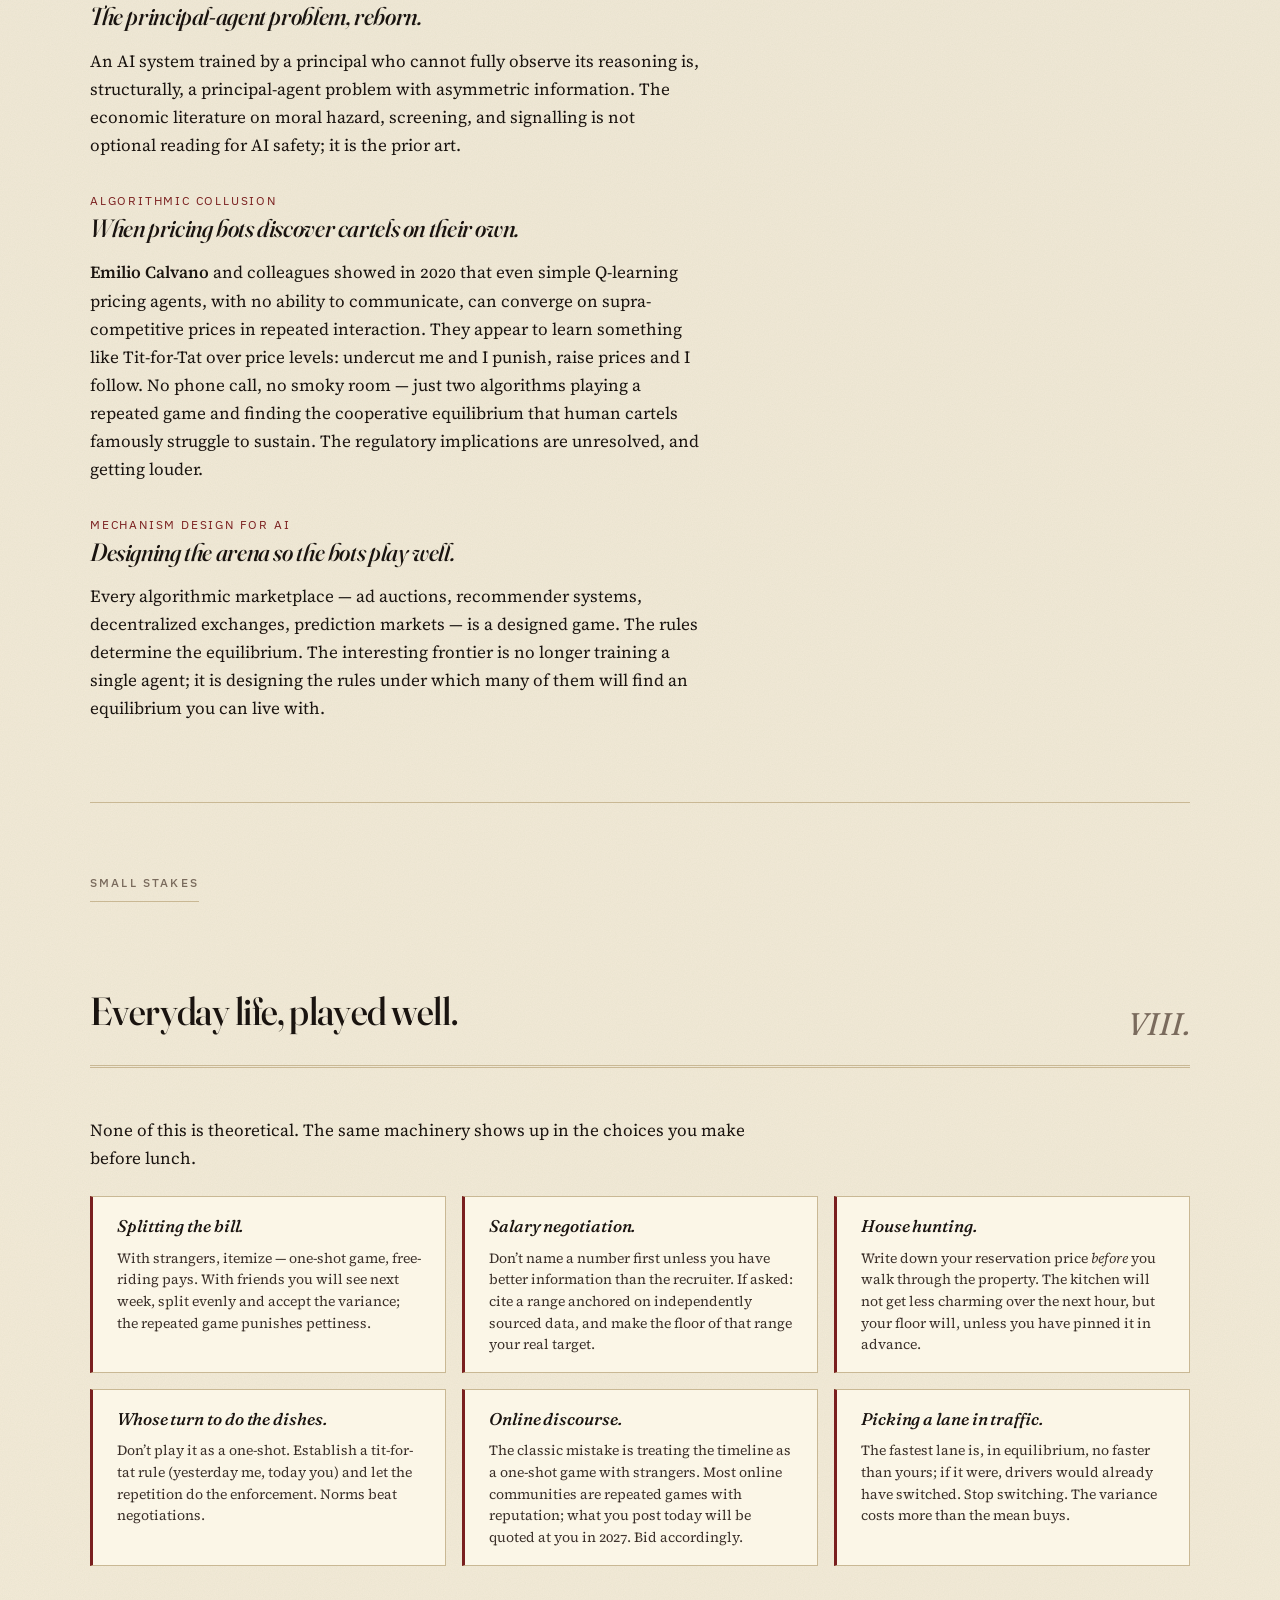
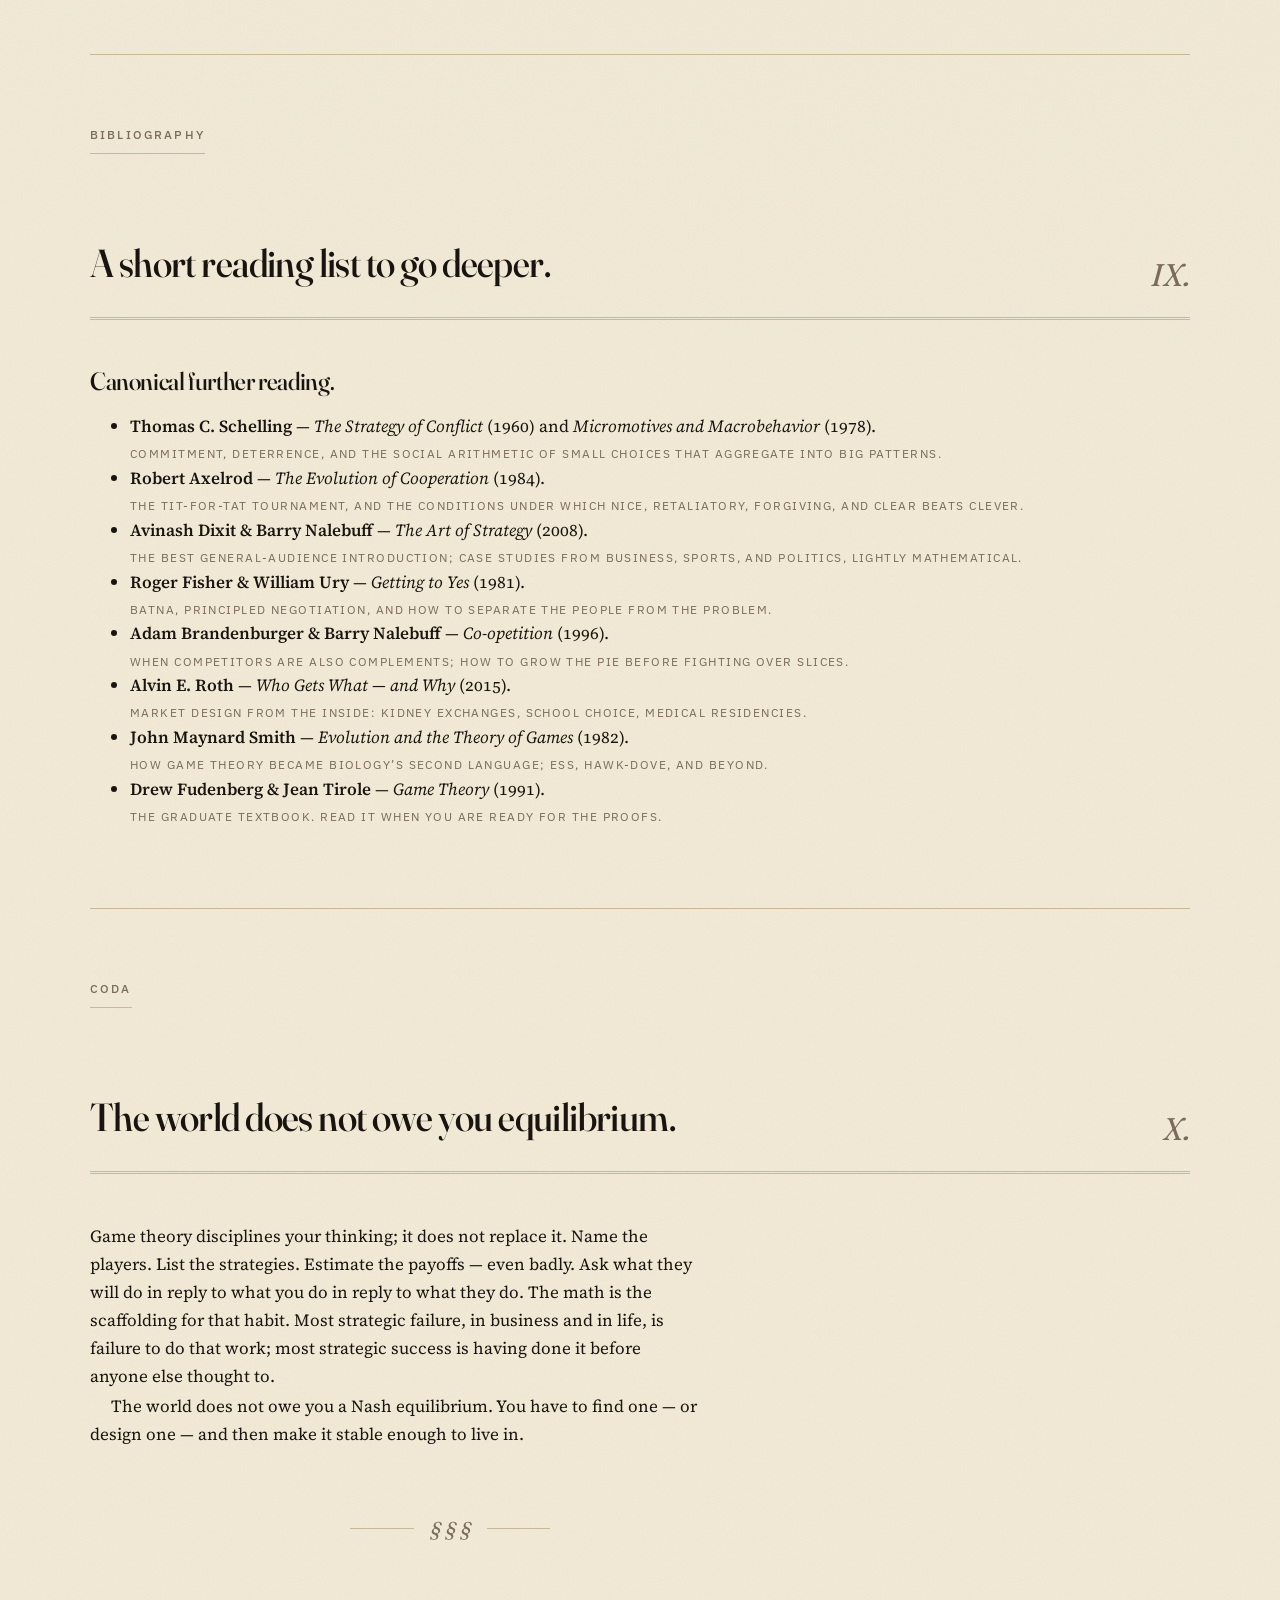
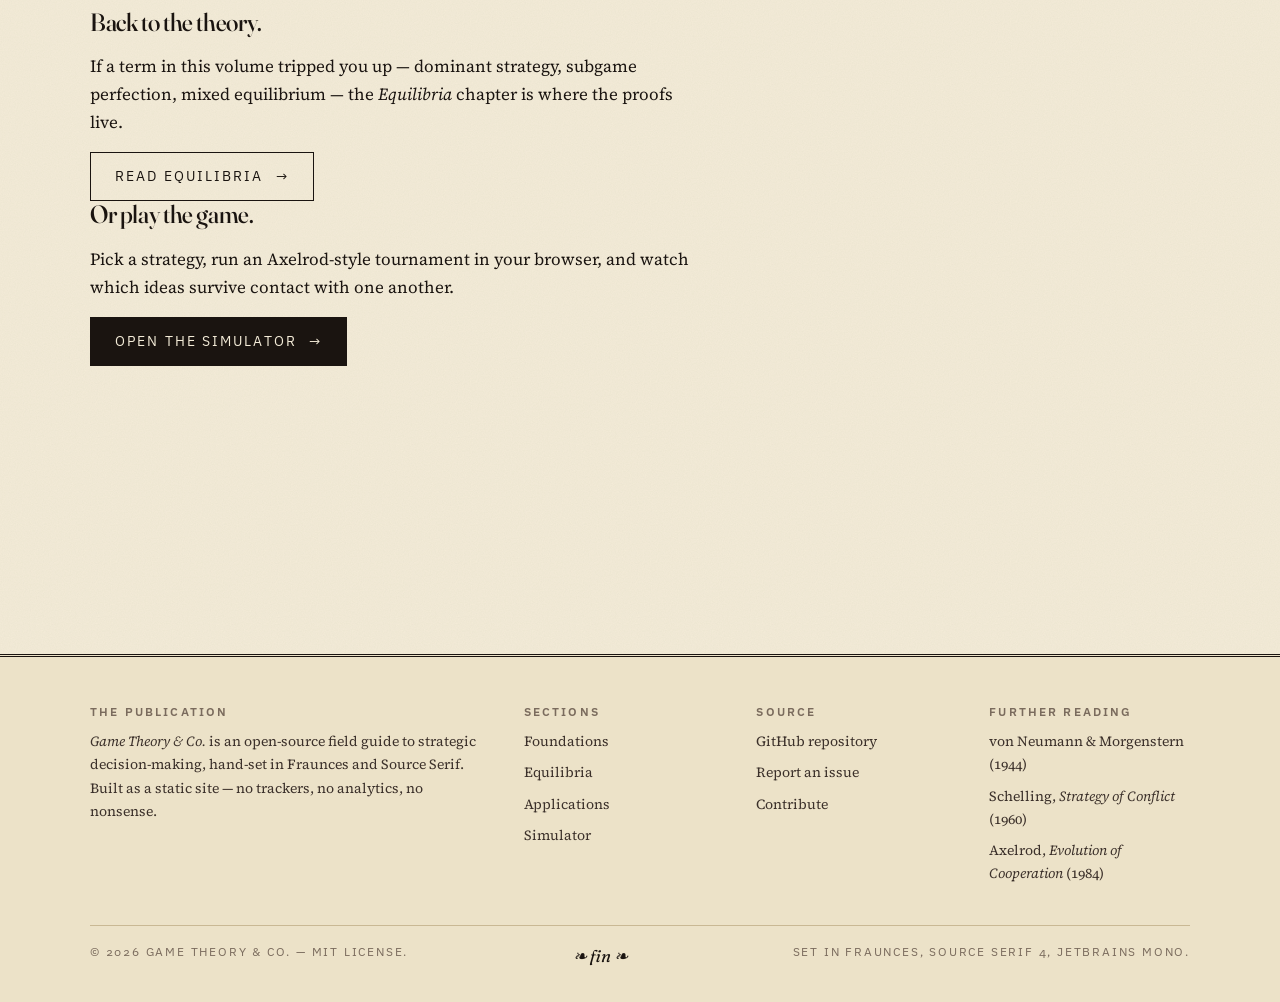
<file: docs/applications.html>
<!doctype html>
<html lang="en">
<head>
  <meta charset="utf-8" />
  <meta name="viewport" content="width=device-width, initial-scale=1" />
  <title>Applications &mdash; Game Theory &amp; Co.</title>
  <meta name="description" content="From blackboard to boardroom: how to use game theory in business, auctions, negotiation, politics, biology, AI, and everyday life. Concrete moves you can make tomorrow." />
  <meta name="theme-color" content="#f4ecd8" />

  <link rel="preconnect" href="https://fonts.googleapis.com" />
  <link rel="preconnect" href="https://fonts.gstatic.com" crossorigin />
  <link href="https://fonts.googleapis.com/css2?family=Fraunces:ital,opsz,wght,SOFT@0,9..144,300..700,0..100;1,9..144,300..700,0..100&family=Source+Serif+4:ital,opsz,wght@0,8..60,300..700;1,8..60,300..700&family=JetBrains+Mono:wght@400;600&family=IBM+Plex+Sans:wght@400;500;600&display=swap" rel="stylesheet" />

  <link rel="stylesheet" href="assets/css/main.css" />
  <link rel="stylesheet" href="assets/css/applications.css" />
  <script defer src="assets/js/main.js"></script>
</head>
<body>

<!-- ============================================================
     MASTHEAD
     ============================================================ -->
<header class="masthead" role="banner">
  <div class="wrap masthead-inner">
    <a href="index.html" class="brand" aria-label="Game Theory &amp; Co. — home">
      Game Theory <span class="amp">&amp;</span> Co.
      <small>Vol. I · A Field Guide</small>
    </a>
    <nav class="primary" aria-label="Primary">
      <a href="index.html">Home</a>
      <a href="foundations.html">Foundations</a>
      <a href="equilibria.html">Equilibria</a>
      <a href="applications.html">Applications</a>
      <a href="simulator.html">Simulator</a>
    </nav>
    <div class="issue-meta" aria-hidden="true">
      Est. MMXXVI &middot; <span data-year>2026</span>
    </div>
    <button class="nav-toggle" aria-expanded="false" aria-controls="primary-nav">Menu</button>
  </div>
</header>

<main id="main">

  <!-- ============================================================
       HERO
       ============================================================ -->
  <section class="hero wrap" aria-labelledby="hero-title">
    <div class="hero-grid">
      <span class="eyebrow">No. 04 &middot; Applications</span>
      <h1 id="hero-title" class="hero-title reveal in">
        From blackboard to <span class="accent">boardroom</span><span class="ornament">.</span>
      </h1>
      <div class="hero-rule" aria-hidden="true"></div>
      <p class="lede reveal in">
        Game theory will not hand you the right answer. What it will do &mdash; if you let it &mdash; is discipline the question. This volume is about taking that discipline outside the seminar room: into pricing meetings, salary negotiations, evolutionary biology, machine-learning labs, and whose turn it is to do the dishes.
      </p>
    </div>
  </section>

  <article aria-labelledby="hero-title">

  <!-- ============================================================
       I — FROM BLACKBOARD TO BOARDROOM
       ============================================================ -->
  <section class="wrap" aria-labelledby="thesis-h">
    <div class="section-head">
      <div>
        <span class="eyebrow">Thesis</span>
        <h2 id="thesis-h">Discipline, not prediction.</h2>
      </div>
      <span class="roman" aria-hidden="true">I.</span>
    </div>

    <div class="wrap-narrow" style="margin-inline:0;">
      <p class="dropcap">
        Game theory does not predict; it disciplines. It forces you, before you do anything else, to (a) <em>name the players</em>, (b) <em>enumerate the strategies</em> each one actually has, (c) <em>put numbers &mdash; or at least an ordering &mdash; on the payoffs</em>, and then (d) ask the only question that matters: <em>what is my best response to what they will do?</em> A grandmaster does not compute Nash equilibria over the board. She does, however, think about what her opponent will think she will think. The mathematics is a scaffolding for that habit of mind, nothing more and nothing less.
      </p>

      <div class="checklist" role="region" aria-label="Pocket questions">
        <h4>The strategic thinker&rsquo;s pocket questions</h4>
        <ol>
          <li>Who else is in this game &mdash; including the ones not at the table?</li>
          <li>What options does each of them actually have, not the ones I wish they had?</li>
          <li>What do they want? What is their utility, in their currency, not mine?</li>
          <li>What do they think I will do? And what do they think I think they will do?</li>
          <li>What is my best response to <em>that</em>? Is there a move that survives whatever they pick?</li>
        </ol>
      </div>

      <p>
        Five questions, asked honestly, will catch most of the strategic mistakes a smart person otherwise makes. The rest of this volume is examples.
      </p>
    </div>
  </section>

  <!-- ============================================================
       II — BUSINESS STRATEGY & COMPETITION
       ============================================================ -->
  <section class="wrap reveal" aria-labelledby="biz-h">
    <div class="section-head">
      <div>
        <span class="eyebrow">In the firm</span>
        <h2 id="biz-h">Business strategy and competition.</h2>
      </div>
      <span class="roman" aria-hidden="true">II.</span>
    </div>

    <div class="wrap-narrow" style="margin-inline:0;">
      <div class="domain">
        <span class="domain-label">Quantity vs. price</span>
        <h3>Cournot, Bertrand, and the road to marginal cost.</h3>
      </div>
      <p>
        Two firms competing on <em>quantity</em> &mdash; the <strong>Cournot</strong> model &mdash; settle into a tolerably profitable duopoly. Two firms competing on <em>price</em> for an identical product &mdash; <strong>Bertrand</strong> &mdash; cut each other to marginal cost in one round and stay there. The lesson is tactical. If your product is genuinely a commodity, you are in Bertrand, and your margin is whatever scrap of differentiation, switching cost, or capacity constraint you can defend. Most strategic memos are, underneath, about getting out of Bertrand.
      </p>

      <div class="domain">
        <span class="domain-label">Threats</span>
        <h3>Entry deterrence and what makes a threat credible.</h3>
      </div>
      <p>
        An incumbent threatens to flood the market if a rival enters. Is the threat credible? Only if carrying it out is in the incumbent&rsquo;s interest <em>after</em> the rival has already entered &mdash; what theorists call <em>subgame perfection</em>. Sunk capacity makes the threat real: if you have already built the factory, undercutting is cheap. A reputation built across many markets makes it real: bleeding once in market A to deter entry into B, C, and D pays. Press-release threats made by executives who could quietly accommodate are almost always cheap talk.
      </p>

      <div class="payoff" data-payoff='{
        "title":"Entry deterrence (entrant vs. incumbent)",
        "rowLabel":"Entrant","colLabel":"Incumbent",
        "rowStrats":["Stay out","Enter"],
        "colStrats":["Fight","Accommodate"],
        "cells":[[[0,5],[0,5]],[[-3,-2],[2,2]]],
        "equilibria":[[1,1]],
        "caption":"Without commitment, Fight is not subgame-perfect — once the rival is in, the incumbent prefers to Accommodate (2 > −2). The credible threat requires sunk capacity that flips the incumbent’s post-entry payoffs."
      }'></div>

      <div class="domain">
        <span class="domain-label">Coopetition</span>
        <h3>When to compete; when to grow the pie.</h3>
      </div>
      <p>
        <strong>Adam Brandenburger</strong> and <strong>Barry Nalebuff</strong>, in <em>Co-opetition</em> (1996), pointed out that most business situations are not zero-sum: a firm&rsquo;s rivals are sometimes its complements. Intel and AMD compete fiercely on price and yet defend the x86 instruction set together. Airlines wage capacity wars on routes and share alliances on revenue. Knowing which game you are in &mdash; pie-splitting or pie-growing &mdash; is half the strategy.
      </p>

      <aside class="sidenote">
        <span class="marker">¶</span> Supermarket <em>price-matching guarantees</em> read like consumer-friendly policies. They are also commitment devices: by promising to undercut any competitor, a chain credibly removes its own incentive to start a price war, since the rival&rsquo;s cut will be matched automatically. The threat is now both ways, and equilibrium prices stay high. Schelling would have admired the construction.
      </aside>
    </div>
  </section>

  <!-- ============================================================
       III — AUCTIONS & MARKET DESIGN
       ============================================================ -->
  <section class="wrap reveal" aria-labelledby="auc-h">
    <div class="section-head">
      <div>
        <span class="eyebrow">Mechanism design</span>
        <h2 id="auc-h">Auctions and the design of markets.</h2>
      </div>
      <span class="roman" aria-hidden="true">III.</span>
    </div>

    <div class="wrap-narrow" style="margin-inline:0;">
      <p>
        Four canonical auction formats cover most of what you will ever encounter. They look different on the floor; they are deeply related on the page.
      </p>
    </div>

    <div class="table-scroll">
      <table class="compare-table">
        <caption>Fig. 1 &mdash; The four classical auction formats, contrasted.</caption>
        <thead>
          <tr>
            <th scope="col">Format</th>
            <th scope="col">How it runs</th>
            <th scope="col">Optimal bid for you</th>
            <th scope="col">Seen in</th>
          </tr>
        </thead>
        <tbody>
          <tr>
            <th scope="row">English (open ascending)</th>
            <td>Bids rise openly; last bidder standing wins and pays the final bid.</td>
            <td>Stay in while price &lt; your value; drop the instant it exceeds it.</td>
            <td>Sotheby&rsquo;s, eBay (effectively).</td>
          </tr>
          <tr>
            <th scope="row">Dutch (open descending)</th>
            <td>Clock starts high and falls; first bidder to call buys at the called price.</td>
            <td>Call before the price reaches the next competitor&rsquo;s expected jump-in.</td>
            <td>Aalsmeer flower market; some IPO allocations.</td>
          </tr>
          <tr>
            <th scope="row">First-price sealed-bid</th>
            <td>Each bidder submits one sealed bid; highest wins and pays their own bid.</td>
            <td><em>Shade</em> below your value &mdash; pay less than you would have paid.</td>
            <td>Construction contracts, government tenders.</td>
          </tr>
          <tr>
            <th scope="row">Second-price sealed-bid (Vickrey)</th>
            <td>Highest sealed bid wins; pays the <em>second-highest</em> bid.</td>
            <td>Bid your true value. No shading. <span class="tag-truthful">Truthful</span></td>
            <td>Google/Meta ad auctions (in spirit); spectrum sales.</td>
          </tr>
        </tbody>
      </table>
    </div>
    <p class="table-note">
      Revenue equivalence (Vickrey, 1961; Myerson, 1981): under symmetric, risk-neutral, independent private values, all four yield the same expected revenue. In the messy real world they don&rsquo;t &mdash; which is why design matters.
    </p>

    <div class="wrap-narrow" style="margin-inline:0;">
      <div class="domain">
        <span class="domain-label">Vickrey&rsquo;s insight</span>
        <h3>Why second-price auctions reward honesty.</h3>
      </div>
      <p>
        In a sealed second-price auction, bidding your true value is a <em>dominant strategy</em> &mdash; the best move regardless of what anyone else does. Bid lower and you risk losing an auction you would have happily won; bid higher and you risk winning above what the item is worth. The price you pay is set by the runner-up, so your own bid changes only whether you win, not what you pay. The proof is two lines; <strong>William Vickrey</strong> got a Nobel for it in 1996. Google and Meta&rsquo;s ad auctions are second-price in spirit for the same reason: advertisers stop guessing what to bid and start telling the system what a click is worth.
      </p>

      <div class="callout">
        <h4>Concrete moves at an auction</h4>
        <p>
          If you are <em>selling</em> and bidders&rsquo; values are independent, prefer a second-price (Vickrey) format and set a serious <em>reserve price</em> &mdash; the reserve, not the bidders, is doing most of the work for your revenue. If you are <em>bidding</em> in a second-price auction, write down your true value and submit it. In a first-price auction, shade below your value by a margin that grows with the number of likely bidders. In any <em>common-value</em> auction &mdash; oil tracts, M&amp;A targets, blind spectrum &mdash; assume that winning means you overestimated, and shade further still.
        </p>
      </div>

      <div class="domain">
        <span class="domain-label">The winner&rsquo;s curse</span>
        <h3>Why winning a common-value auction is bad news.</h3>
      </div>
      <p>
        If everyone is bidding for an oil tract whose true value is unknown but the same for all of you, the bidder who wins is &mdash; almost by definition &mdash; the one who overestimated it most. This is the <em>winner&rsquo;s curse</em>. The remedy is to <em>shade your bid downward by the expected overestimation conditional on winning</em>. The deeper lesson: when the asset is more uncertain, bid lower, not higher. M&amp;A bankers re-learn this every cycle.
      </p>

      <div class="domain">
        <span class="domain-label">Reverse game theory</span>
        <h3>Mechanism design: write the rules so rationality picks the right answer.</h3>
      </div>
      <p>
        Standard game theory: take the rules, find equilibrium. Mechanism design: take the equilibrium you want and reverse-engineer the rules. <strong>Alvin Roth</strong>&rsquo;s kidney-exchange programs match donors and recipients so nobody profits by defecting from the chain. The <strong>Gale&ndash;Shapley</strong> deferred-acceptance algorithm (1962) underpins the U.S. medical residency match and a generation of school-choice systems, because under it students cannot do better by lying about their preferences. The 1994 FCC spectrum auction, designed by economists who had read all of the above, raised roughly $20 billion earlier designs would have left on the table.
      </p>
    </div>
  </section>

  <!-- ============================================================
       IV — NEGOTIATION & BARGAINING
       ============================================================ -->
  <section class="wrap reveal" aria-labelledby="neg-h">
    <div class="section-head">
      <div>
        <span class="eyebrow">At the table</span>
        <h2 id="neg-h">Negotiation and bargaining.</h2>
      </div>
      <span class="roman" aria-hidden="true">IV.</span>
    </div>

    <div class="wrap-narrow" style="margin-inline:0;">
      <p>
        Nash, before he proved his equilibrium theorem, gave us the <em>Nash bargaining solution</em> (1950): when two parties split a surplus, they will divide it in proportion to how much each one would lose by walking away. Your share of the pie grows with two things and only two things &mdash; what you bring to the table, and what you can credibly do without it.
      </p>

      <figure class="fig batna-fig">
        <svg viewBox="0 0 620 220" role="img" aria-label="Diagram: BATNA, reservation price, and the zone of possible agreement">
          <defs>
            <pattern id="bat-grain" width="6" height="6" patternUnits="userSpaceOnUse">
              <rect width="6" height="6" fill="#fbf6e7"/>
              <circle cx="1" cy="1" r="0.5" fill="#c9b894"/>
            </pattern>
            <marker id="arrow-r" viewBox="0 0 10 10" refX="8" refY="5" markerWidth="6" markerHeight="6" orient="auto">
              <path d="M 0 0 L 10 5 L 0 10 z" fill="#7a1f1f"/>
            </marker>
            <marker id="arrow-b" viewBox="0 0 10 10" refX="8" refY="5" markerWidth="6" markerHeight="6" orient="auto">
              <path d="M 0 0 L 10 5 L 0 10 z" fill="#1f3a5f"/>
            </marker>
          </defs>
          <rect x="0" y="0" width="620" height="220" fill="#f4ecd8"/>

          <!-- Axis line -->
          <line x1="40" y1="120" x2="580" y2="120" stroke="#1a1410" stroke-width="1.5"/>
          <line x1="40" y1="114" x2="40" y2="126" stroke="#1a1410" stroke-width="1.5"/>
          <line x1="580" y1="114" x2="580" y2="126" stroke="#1a1410" stroke-width="1.5"/>

          <!-- Axis labels -->
          <text x="40" y="148" font-family="JetBrains Mono, monospace" font-size="10" fill="#7a6b5d" text-anchor="middle">$ low</text>
          <text x="580" y="148" font-family="JetBrains Mono, monospace" font-size="10" fill="#7a6b5d" text-anchor="middle">$ high</text>

          <!-- ZOPA band -->
          <rect x="220" y="105" width="200" height="30" fill="url(#bat-grain)" stroke="#1a1410" stroke-width="1"/>
          <text x="320" y="124" font-family="Fraunces, serif" font-style="italic" font-size="14" fill="#1a1410" text-anchor="middle">zone of possible agreement</text>

          <!-- Seller reservation (oxblood) -->
          <line x1="220" y1="60" x2="220" y2="155" stroke="#7a1f1f" stroke-width="2"/>
          <circle cx="220" cy="60" r="4" fill="#7a1f1f"/>
          <text x="220" y="50" font-family="IBM Plex Sans, sans-serif" font-size="10" fill="#7a1f1f" text-anchor="middle" letter-spacing="0.1em">SELLER&rsquo;S BATNA</text>
          <text x="220" y="178" font-family="Fraunces, serif" font-style="italic" font-size="12" fill="#7a1f1f" text-anchor="middle">reservation price (floor)</text>

          <!-- Buyer reservation (blue) -->
          <line x1="420" y1="60" x2="420" y2="155" stroke="#1f3a5f" stroke-width="2"/>
          <circle cx="420" cy="60" r="4" fill="#1f3a5f"/>
          <text x="420" y="50" font-family="IBM Plex Sans, sans-serif" font-size="10" fill="#1f3a5f" text-anchor="middle" letter-spacing="0.1em">BUYER&rsquo;S BATNA</text>
          <text x="420" y="178" font-family="Fraunces, serif" font-style="italic" font-size="12" fill="#1f3a5f" text-anchor="middle">reservation price (ceiling)</text>

          <!-- Surplus bracket -->
          <path d="M 220 200 L 220 192 L 420 192 L 420 200" fill="none" stroke="#1a1410" stroke-width="1"/>
          <text x="320" y="212" font-family="JetBrains Mono, monospace" font-size="10" fill="#1a1410" text-anchor="middle">surplus to split</text>

          <!-- Walk-away arrows -->
          <path d="M 220 30 L 80 30" stroke="#7a1f1f" stroke-width="1" fill="none" marker-end="url(#arrow-r)"/>
          <text x="148" y="22" font-family="IBM Plex Sans, sans-serif" font-size="9" fill="#7a1f1f" text-anchor="middle" letter-spacing="0.08em">seller walks</text>

          <path d="M 420 30 L 560 30" stroke="#1f3a5f" stroke-width="1" fill="none" marker-end="url(#arrow-b)"/>
          <text x="490" y="22" font-family="IBM Plex Sans, sans-serif" font-size="9" fill="#1f3a5f" text-anchor="middle" letter-spacing="0.08em">buyer walks</text>
        </svg>
        <figcaption><span class="num">Fig. 2</span> The bargaining range. A deal is possible only when the seller&rsquo;s floor sits below the buyer&rsquo;s ceiling; everything to the left or right of the shaded band is a no-deal.</figcaption>
      </figure>

      <div class="domain">
        <span class="domain-label">BATNA</span>
        <h3>Your alternative is your power.</h3>
      </div>
      <p>
        <strong>Roger Fisher</strong> and <strong>William Ury</strong>, in <em>Getting to Yes</em> (1981), named the most useful concept in negotiation: your <em>Best Alternative To a Negotiated Agreement</em>. You will not get more from this negotiation than you can credibly walk away to. Improving your BATNA before the meeting &mdash; another offer, another supplier, another tenant &mdash; raises your floor more reliably than any rhetorical trick at the table. Most amateur negotiators try to win the conversation. Professionals improve the alternatives.
      </p>

      <div class="domain">
        <span class="domain-label">Commitment</span>
        <h3>Schelling: burn the bridge, win the war.</h3>
      </div>
      <p>
        <strong>Thomas Schelling</strong>&rsquo;s deepest contribution to bargaining is the paradoxical observation that <em>limiting your own options can improve your position</em>. A general who burns the bridge behind his troops thereby tells the enemy he <em>will</em> fight. A buyer who has publicly told her board she will not pay more than $X has raised her bargaining floor. To commit credibly, you must make the commitment <em>costly to reverse</em>; otherwise it is talk.
      </p>

      <div class="callout">
        <h4>Tactical moves you can use this week</h4>
        <p>
          Anchor first if you know the market better than the other side &mdash; the first number stuck in someone&rsquo;s head is the one their counter-offers will orbit. If you know less, let them anchor. Ask for the &ldquo;no&rdquo; before the &ldquo;yes&rdquo;: <em>&ldquo;Would it be unreasonable to&hellip;?&rdquo;</em> makes refusal feel like a concession. Never bargain against yourself &mdash; if your last offer is met with silence, the next move is theirs, not yours. And always be willing to walk; the moment you cannot, you have already lost.
        </p>
      </div>
    </div>
  </section>

  <!-- ============================================================
       V — PUBLIC GOODS, COORDINATION & POLITICS
       ============================================================ -->
  <section class="wrap reveal" aria-labelledby="pol-h">
    <div class="section-head">
      <div>
        <span class="eyebrow">At scale</span>
        <h2 id="pol-h">Public goods, coordination, and politics.</h2>
      </div>
      <span class="roman" aria-hidden="true">V.</span>
    </div>

    <div class="wrap-narrow" style="margin-inline:0;">
      <div class="domain">
        <span class="domain-label">Free-riding</span>
        <h3>Why nobody volunteers to clean the kitchen.</h3>
      </div>
      <p>
        A <em>public good</em> is non-rival and non-excludable: clean air, climate stability, herd immunity, the open-source library you use but never contribute to. The individual incentive is to free-ride and let others bear the cost &mdash; which, when everyone reasons that way, is why the kitchen stays dirty and the atmosphere keeps warming. Solutions all run through the same handful of moves: shrink the group until reputation bites, introduce excludability (paywalls, club goods), introduce enforcement (taxes, treaties with teeth), or change the payoffs so private interest aligns with the public one.
      </p>

      <div class="domain">
        <span class="domain-label">Voting</span>
        <h3>Condorcet, Arrow, and the strategic ballot.</h3>
      </div>
      <p>
        Three candidates, three voters with different preferences: it is perfectly possible that A beats B in a pairwise vote, B beats C, and C beats A. This is the <em>Condorcet paradox</em>, known since 1785. <strong>Kenneth Arrow</strong>&rsquo;s impossibility theorem (1951) is the brutal generalization: no voting rule satisfying a handful of innocuous-sounding fairness conditions can aggregate ranked preferences from three or more options without producing pathologies. The honest implication is that <em>voting your conscience</em> &mdash; ranking your true favorite first &mdash; is itself a strategic choice with consequences. In a first-past-the-post race with three candidates and only one you can stomach, sometimes the equilibrium is to vote for your second choice. That is not cynicism; it is arithmetic.
      </p>

      <aside class="sidenote">
        <span class="marker">¶</span> Polarization is, in game-theoretic terms, a coordination failure on top of a signalling game. When the cost of moderate signals rises and the reward for extreme signals does too &mdash; in primaries, in cable news, in social-media feeds &mdash; the rational individual move drifts to the poles even when no individual prefers the resulting equilibrium. The math does not blame anyone. It just predicts the result.
      </aside>

      <div class="domain">
        <span class="domain-label">International relations</span>
        <h3>Deterrence as a repeated game.</h3>
      </div>
      <p>
        Schelling&rsquo;s <em>The Strategy of Conflict</em> (1960) read as an instruction manual for the nuclear age in Washington and Moscow alike. Mutual assured destruction is Chicken with very large payoffs and very long memories. Arms-control treaties &mdash; ABM, START, NPT &mdash; are commitment devices: by making certain moves costly to walk back, they shrink the strategy space on both sides. The same machinery is at work today in cyber, trade, and AI export controls. The players change. The shape of the game does not.
      </p>
    </div>
  </section>

  <!-- ============================================================
       VI — EVOLUTION & BIOLOGY
       ============================================================ -->
  <section class="wrap reveal" aria-labelledby="bio-h">
    <div class="section-head">
      <div>
        <span class="eyebrow">In the wild</span>
        <h2 id="bio-h">Evolution, biology, and the selfish gene.</h2>
      </div>
      <span class="roman" aria-hidden="true">VI.</span>
    </div>

    <div class="wrap-narrow" style="margin-inline:0;">
      <p>
        Game theory&rsquo;s most surprising export was into biology. <strong>John Maynard Smith</strong> and <strong>George Price</strong>, in 1973, asked what proportion of aggressive (<em>Hawk</em>) and peaceable (<em>Dove</em>) animals would persist in a population where genes did whatever propagated them best. They proved that a mixed equilibrium exists &mdash; an <em>evolutionarily stable strategy</em>, or ESS &mdash; and wrote down its payoff matrix.
      </p>

      <div class="payoff" data-payoff='{
        "title":"Hawk-Dove (V = resource value, C = injury cost)",
        "rowLabel":"You","colLabel":"Opponent",
        "rowStrats":["Hawk","Dove"],
        "colStrats":["Hawk","Dove"],
        "cells":[[[-2,-2],[4,0]],[[0,4],[2,2]]],
        "caption":"With V=4 and C=8: a population of pure Hawks invites mutual injury; a population of pure Doves invites invasion by Hawks. The ESS is a mix — here, Hawks at frequency V/C = 1/2."
      }'></div>

      <p>
        With V=4 and C=8: a pure population of Hawks injures itself to death; a pure population of Doves is a buffet for the first mutant Hawk. Neither extreme is stable. What survives is the frequency of Hawks that makes the two strategies indifferent to each other &mdash; <em>V/C</em>, here one-half. No one chose this. Selection found it.
      </p>

      <div class="domain">
        <span class="domain-label">Reciprocity</span>
        <h3>Vampire bats, cleaner fish, and the gene&rsquo;s long memory.</h3>
      </div>
      <p>
        <strong>Robert Trivers</strong>&rsquo;s 1971 paper on reciprocal altruism showed how cooperation can evolve in unrelated individuals: in a repeated interaction, the gene that says <em>help today, expect help tomorrow, punish defectors</em> outcompetes the gene that says <em>take what you can</em>. Vampire bats regurgitate blood for hungry roost-mates and remember who reciprocated. Cleaner fish service larger fish that, by all selfish logic, ought to eat them &mdash; and don&rsquo;t, because the relationship is repeated. <strong>W.&nbsp;D. Hamilton</strong>&rsquo;s rule (<em>rb&nbsp;&gt;&nbsp;c</em>: help relatives when relatedness times benefit exceeds cost) does the same work for kin. Cooperation is not the opposite of selfishness; under the right structure, it is what selfishness produces. Most human <em>norms</em> &mdash; queueing, tipping, reciprocated favours &mdash; are learned strategies playing the role evolution plays for the bat.
      </p>
    </div>
  </section>

  <!-- ============================================================
       VII — AI & ALGORITHMIC AGENTS
       ============================================================ -->
  <section class="wrap reveal" aria-labelledby="ai-h">
    <div class="section-head">
      <div>
        <span class="eyebrow">Silicon players</span>
        <h2 id="ai-h">AI and algorithmic agents.</h2>
      </div>
      <span class="roman" aria-hidden="true">VII.</span>
    </div>

    <div class="wrap-narrow" style="margin-inline:0;">
      <p>
        Classical theory imagined one rational agent computing equilibria against another. Modern AI imagines two neural networks learning simultaneously against each other &mdash; <em>multi-agent reinforcement learning</em>. The fixed point of training is not a hand-derived Nash equilibrium but an empirical one: agents stop updating when neither can improve unilaterally. The math is familiar; the agents are not.
      </p>

      <div class="domain">
        <span class="domain-label">Alignment</span>
        <h3>The principal-agent problem, reborn.</h3>
      </div>
      <p>
        An AI system trained by a principal who cannot fully observe its reasoning is, structurally, a principal-agent problem with asymmetric information. The economic literature on moral hazard, screening, and signalling is not optional reading for AI safety; it is the prior art.
      </p>

      <div class="domain">
        <span class="domain-label">Algorithmic collusion</span>
        <h3>When pricing bots discover cartels on their own.</h3>
      </div>
      <p>
        <strong>Emilio Calvano</strong> and colleagues showed in 2020 that even simple Q-learning pricing agents, with no ability to communicate, can converge on supra-competitive prices in repeated interaction. They appear to learn something like Tit-for-Tat over price levels: undercut me and I punish, raise prices and I follow. No phone call, no smoky room &mdash; just two algorithms playing a repeated game and finding the cooperative equilibrium that human cartels famously struggle to sustain. The regulatory implications are unresolved, and getting louder.
      </p>

      <div class="domain">
        <span class="domain-label">Mechanism design for AI</span>
        <h3>Designing the arena so the bots play well.</h3>
      </div>
      <p>
        Every algorithmic marketplace &mdash; ad auctions, recommender systems, decentralized exchanges, prediction markets &mdash; is a designed game. The rules determine the equilibrium. The interesting frontier is no longer training a single agent; it is designing the rules under which many of them will find an equilibrium you can live with.
      </p>
    </div>
  </section>

  <!-- ============================================================
       VIII — EVERYDAY LIFE
       ============================================================ -->
  <section class="wrap reveal" aria-labelledby="life-h">
    <div class="section-head">
      <div>
        <span class="eyebrow">Small stakes</span>
        <h2 id="life-h">Everyday life, played well.</h2>
      </div>
      <span class="roman" aria-hidden="true">VIII.</span>
    </div>

    <p style="max-width:40em;">
      None of this is theoretical. The same machinery shows up in the choices you make before lunch.
    </p>

    <ul class="tactical">
      <li>
        <strong>Splitting the bill.</strong>
        With strangers, itemize &mdash; one-shot game, free-riding pays. With friends you will see next week, split evenly and accept the variance; the repeated game punishes pettiness.
      </li>
      <li>
        <strong>Salary negotiation.</strong>
        Don&rsquo;t name a number first unless you have better information than the recruiter. If asked: cite a range anchored on independently sourced data, and make the floor of that range your real target.
      </li>
      <li>
        <strong>House hunting.</strong>
        Write down your reservation price <em>before</em> you walk through the property. The kitchen will not get less charming over the next hour, but your floor will, unless you have pinned it in advance.
      </li>
      <li>
        <strong>Whose turn to do the dishes.</strong>
        Don&rsquo;t play it as a one-shot. Establish a tit-for-tat rule (yesterday me, today you) and let the repetition do the enforcement. Norms beat negotiations.
      </li>
      <li>
        <strong>Online discourse.</strong>
        The classic mistake is treating the timeline as a one-shot game with strangers. Most online communities are repeated games with reputation; what you post today will be quoted at you in 2027. Bid accordingly.
      </li>
      <li>
        <strong>Picking a lane in traffic.</strong>
        The fastest lane is, in equilibrium, no faster than yours; if it were, drivers would already have switched. Stop switching. The variance costs more than the mean buys.
      </li>
    </ul>
  </section>

  <!-- ============================================================
       IX — READING LIST
       ============================================================ -->
  <section class="wrap reveal" aria-labelledby="read-h">
    <div class="section-head">
      <div>
        <span class="eyebrow">Bibliography</span>
        <h2 id="read-h">A short reading list to go deeper.</h2>
      </div>
      <span class="roman" aria-hidden="true">IX.</span>
    </div>

    <div class="reading-list">
      <h4>Canonical further reading.</h4>
      <ul>
        <li>
          <div>
            <strong>Thomas C. Schelling</strong> &mdash; <cite>The Strategy of Conflict</cite> (1960) and <cite>Micromotives and Macrobehavior</cite> (1978).
            <span class="tag">Commitment, deterrence, and the social arithmetic of small choices that aggregate into big patterns.</span>
          </div>
        </li>
        <li>
          <div>
            <strong>Robert Axelrod</strong> &mdash; <cite>The Evolution of Cooperation</cite> (1984).
            <span class="tag">The Tit-for-Tat tournament, and the conditions under which nice, retaliatory, forgiving, and clear beats clever.</span>
          </div>
        </li>
        <li>
          <div>
            <strong>Avinash Dixit &amp; Barry Nalebuff</strong> &mdash; <cite>The Art of Strategy</cite> (2008).
            <span class="tag">The best general-audience introduction; case studies from business, sports, and politics, lightly mathematical.</span>
          </div>
        </li>
        <li>
          <div>
            <strong>Roger Fisher &amp; William Ury</strong> &mdash; <cite>Getting to Yes</cite> (1981).
            <span class="tag">BATNA, principled negotiation, and how to separate the people from the problem.</span>
          </div>
        </li>
        <li>
          <div>
            <strong>Adam Brandenburger &amp; Barry Nalebuff</strong> &mdash; <cite>Co-opetition</cite> (1996).
            <span class="tag">When competitors are also complements; how to grow the pie before fighting over slices.</span>
          </div>
        </li>
        <li>
          <div>
            <strong>Alvin E. Roth</strong> &mdash; <cite>Who Gets What &mdash; and Why</cite> (2015).
            <span class="tag">Market design from the inside: kidney exchanges, school choice, medical residencies.</span>
          </div>
        </li>
        <li>
          <div>
            <strong>John Maynard Smith</strong> &mdash; <cite>Evolution and the Theory of Games</cite> (1982).
            <span class="tag">How game theory became biology&rsquo;s second language; ESS, Hawk-Dove, and beyond.</span>
          </div>
        </li>
        <li>
          <div>
            <strong>Drew Fudenberg &amp; Jean Tirole</strong> &mdash; <cite>Game Theory</cite> (1991).
            <span class="tag">The graduate textbook. Read it when you are ready for the proofs.</span>
          </div>
        </li>
      </ul>
    </div>
  </section>

  <!-- ============================================================
       X — CLOSING
       ============================================================ -->
  <section class="wrap" aria-labelledby="close-h">
    <div class="section-head">
      <div>
        <span class="eyebrow">Coda</span>
        <h2 id="close-h">The world does not owe you equilibrium.</h2>
      </div>
      <span class="roman" aria-hidden="true">X.</span>
    </div>

    <div class="wrap-narrow" style="margin-inline:0;">
      <p>
        Game theory disciplines your thinking; it does not replace it. Name the players. List the strategies. Estimate the payoffs &mdash; even badly. Ask what they will do in reply to what you do in reply to what they do. The math is the scaffolding for that habit. Most strategic failure, in business and in life, is failure to do that work; most strategic success is having done it before anyone else thought to.
      </p>
      <p>
        The world does not owe you a Nash equilibrium. You have to find one &mdash; or design one &mdash; and then make it stable enough to live in.
      </p>

      <div class="ornament-divider" aria-hidden="true">&sect; &sect; &sect;</div>

      <div class="cta-pair">
        <div class="cta-block">
          <h4>Back to the theory.</h4>
          <p>If a term in this volume tripped you up &mdash; dominant strategy, subgame perfection, mixed equilibrium &mdash; the <em>Equilibria</em> chapter is where the proofs live.</p>
          <a class="btn" href="equilibria.html">Read Equilibria <span class="arrow">&rarr;</span></a>
        </div>
        <div class="cta-block">
          <h4>Or play the game.</h4>
          <p>Pick a strategy, run an Axelrod-style tournament in your browser, and watch which ideas survive contact with one another.</p>
          <a class="btn btn-primary" href="simulator.html">Open the simulator <span class="arrow">&rarr;</span></a>
        </div>
      </div>
    </div>
  </section>

  </article>

</main>

<!-- ============================================================
     COLOPHON / FOOTER
     ============================================================ -->
<footer class="colophon" role="contentinfo">
  <div class="wrap">
    <div class="colophon-grid">
      <div>
        <h5>The Publication</h5>
        <p style="max-width:34em;">
          <em>Game Theory &amp; Co.</em> is an open-source field guide to strategic decision-making, hand-set in Fraunces and Source Serif. Built as a static site &mdash; no trackers, no analytics, no nonsense.
        </p>
      </div>
      <div>
        <h5>Sections</h5>
        <ul>
          <li><a href="foundations.html">Foundations</a></li>
          <li><a href="equilibria.html">Equilibria</a></li>
          <li><a href="applications.html">Applications</a></li>
          <li><a href="simulator.html">Simulator</a></li>
        </ul>
      </div>
      <div>
        <h5>Source</h5>
        <ul>
          <li><a href="#" rel="noopener">GitHub repository</a></li>
          <li><a href="#" rel="noopener">Report an issue</a></li>
          <li><a href="#" rel="noopener">Contribute</a></li>
        </ul>
      </div>
      <div>
        <h5>Further Reading</h5>
        <ul>
          <li>von Neumann &amp; Morgenstern (1944)</li>
          <li>Schelling, <em>Strategy of Conflict</em> (1960)</li>
          <li>Axelrod, <em>Evolution of Cooperation</em> (1984)</li>
        </ul>
      </div>
    </div>
    <div class="colophon-meta">
      <span>&copy; <span data-year>2026</span> Game Theory &amp; Co. &mdash; MIT License.</span>
      <span class="seal">&#x2767; fin &#x2767;</span>
      <span>Set in Fraunces, Source Serif 4, JetBrains Mono.</span>
    </div>
  </div>
</footer>

</body>
</html>
</file>
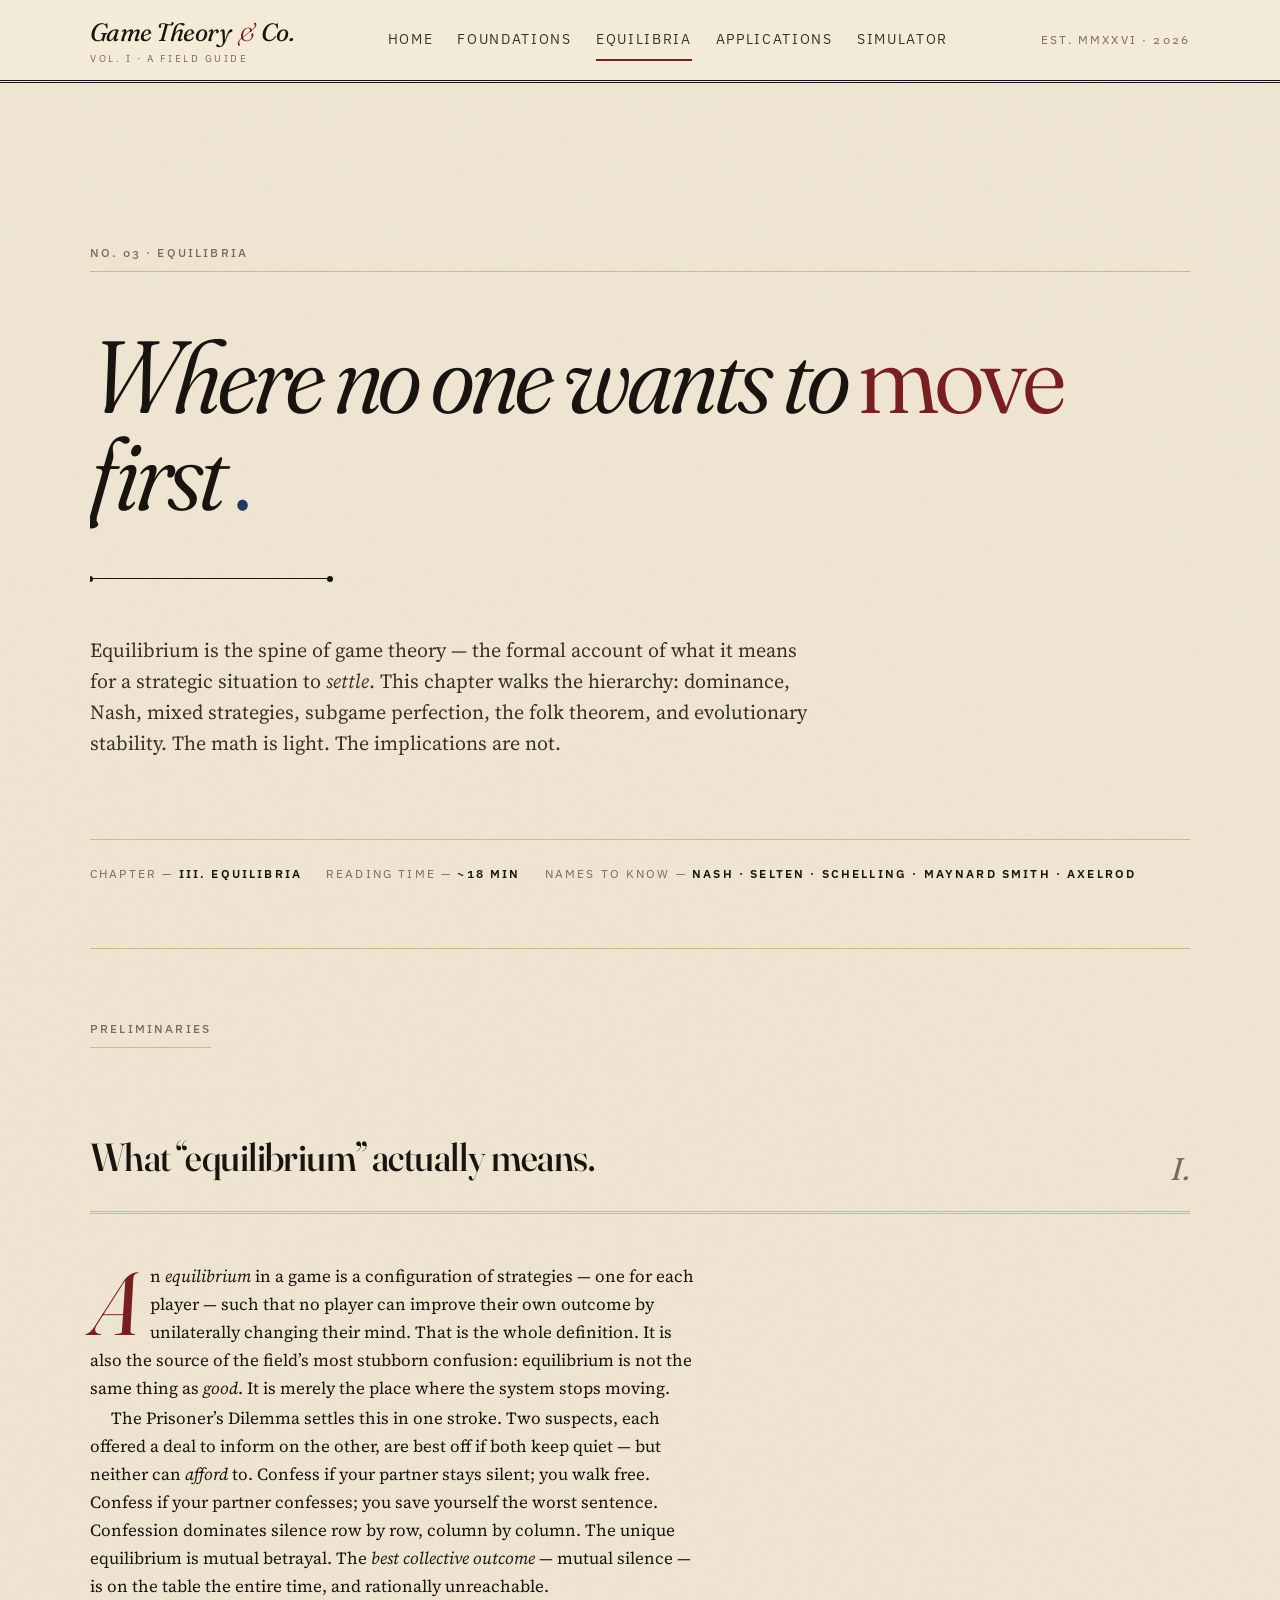
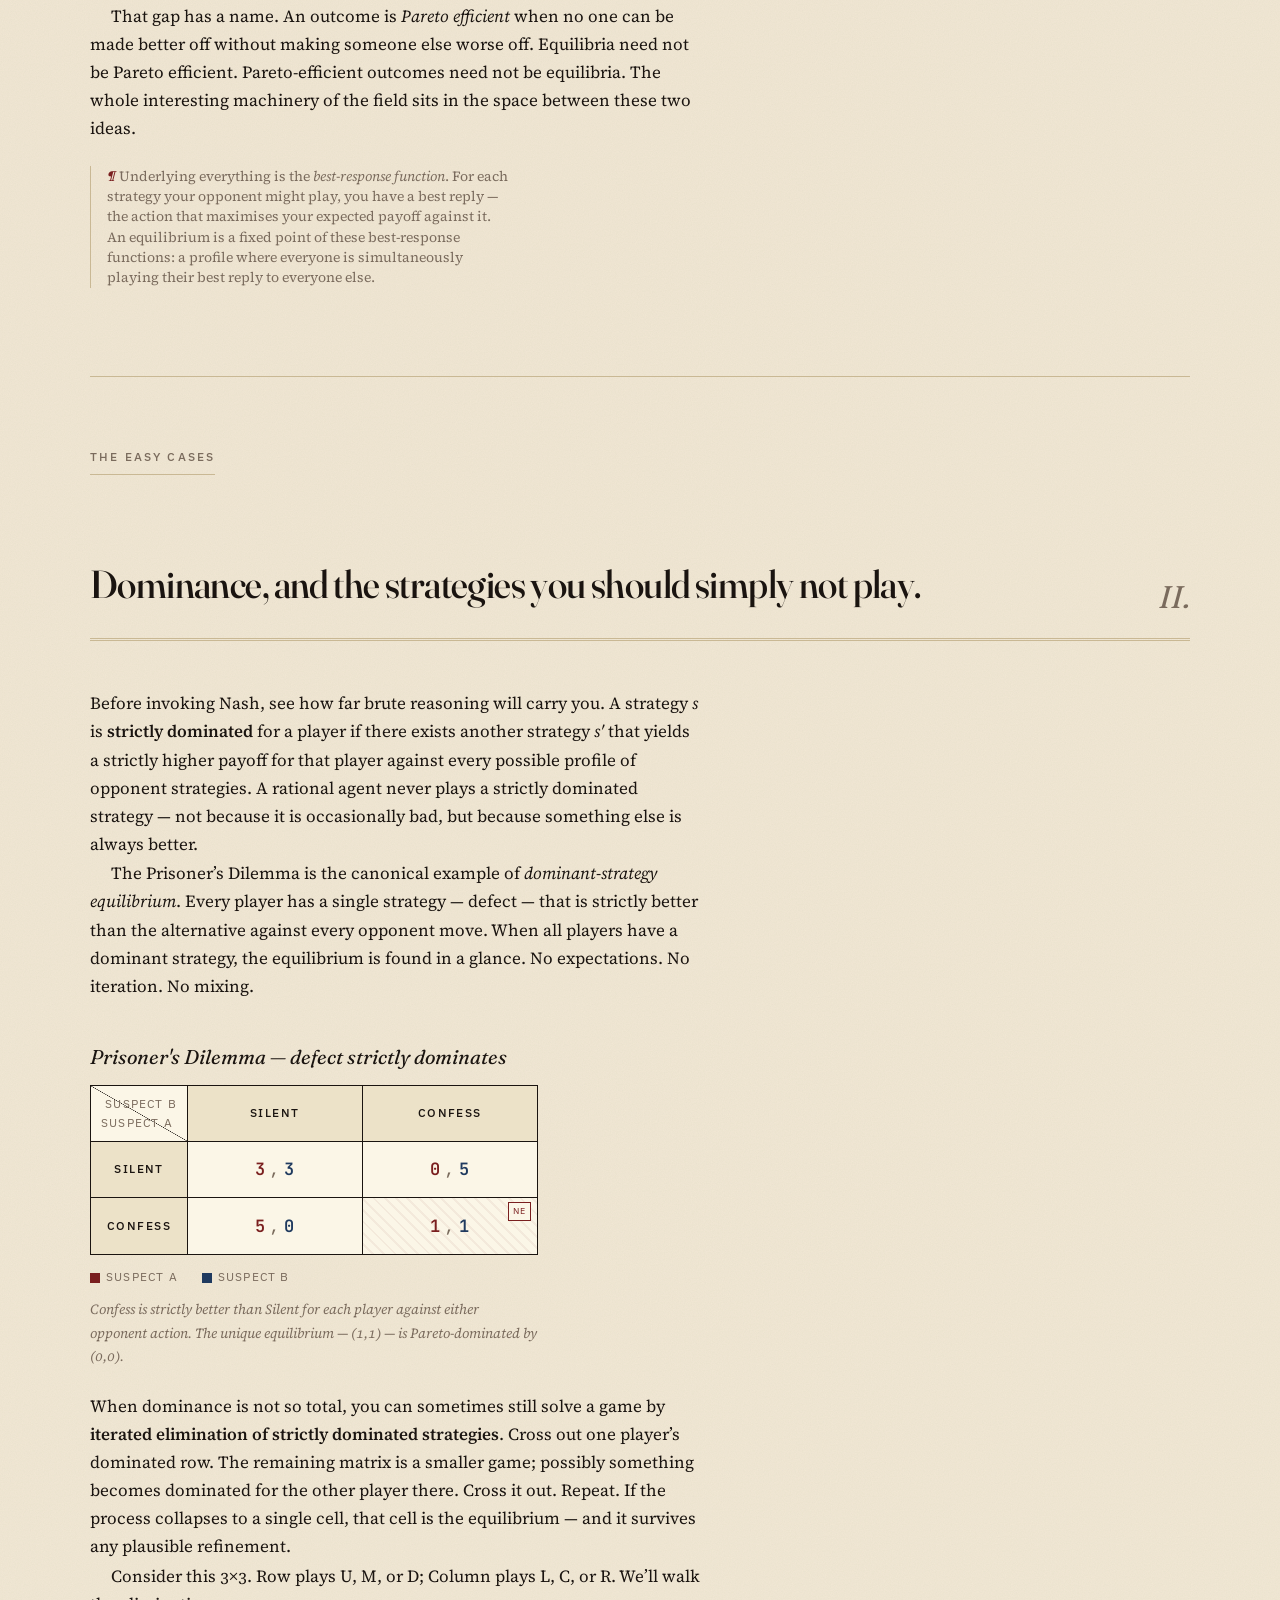
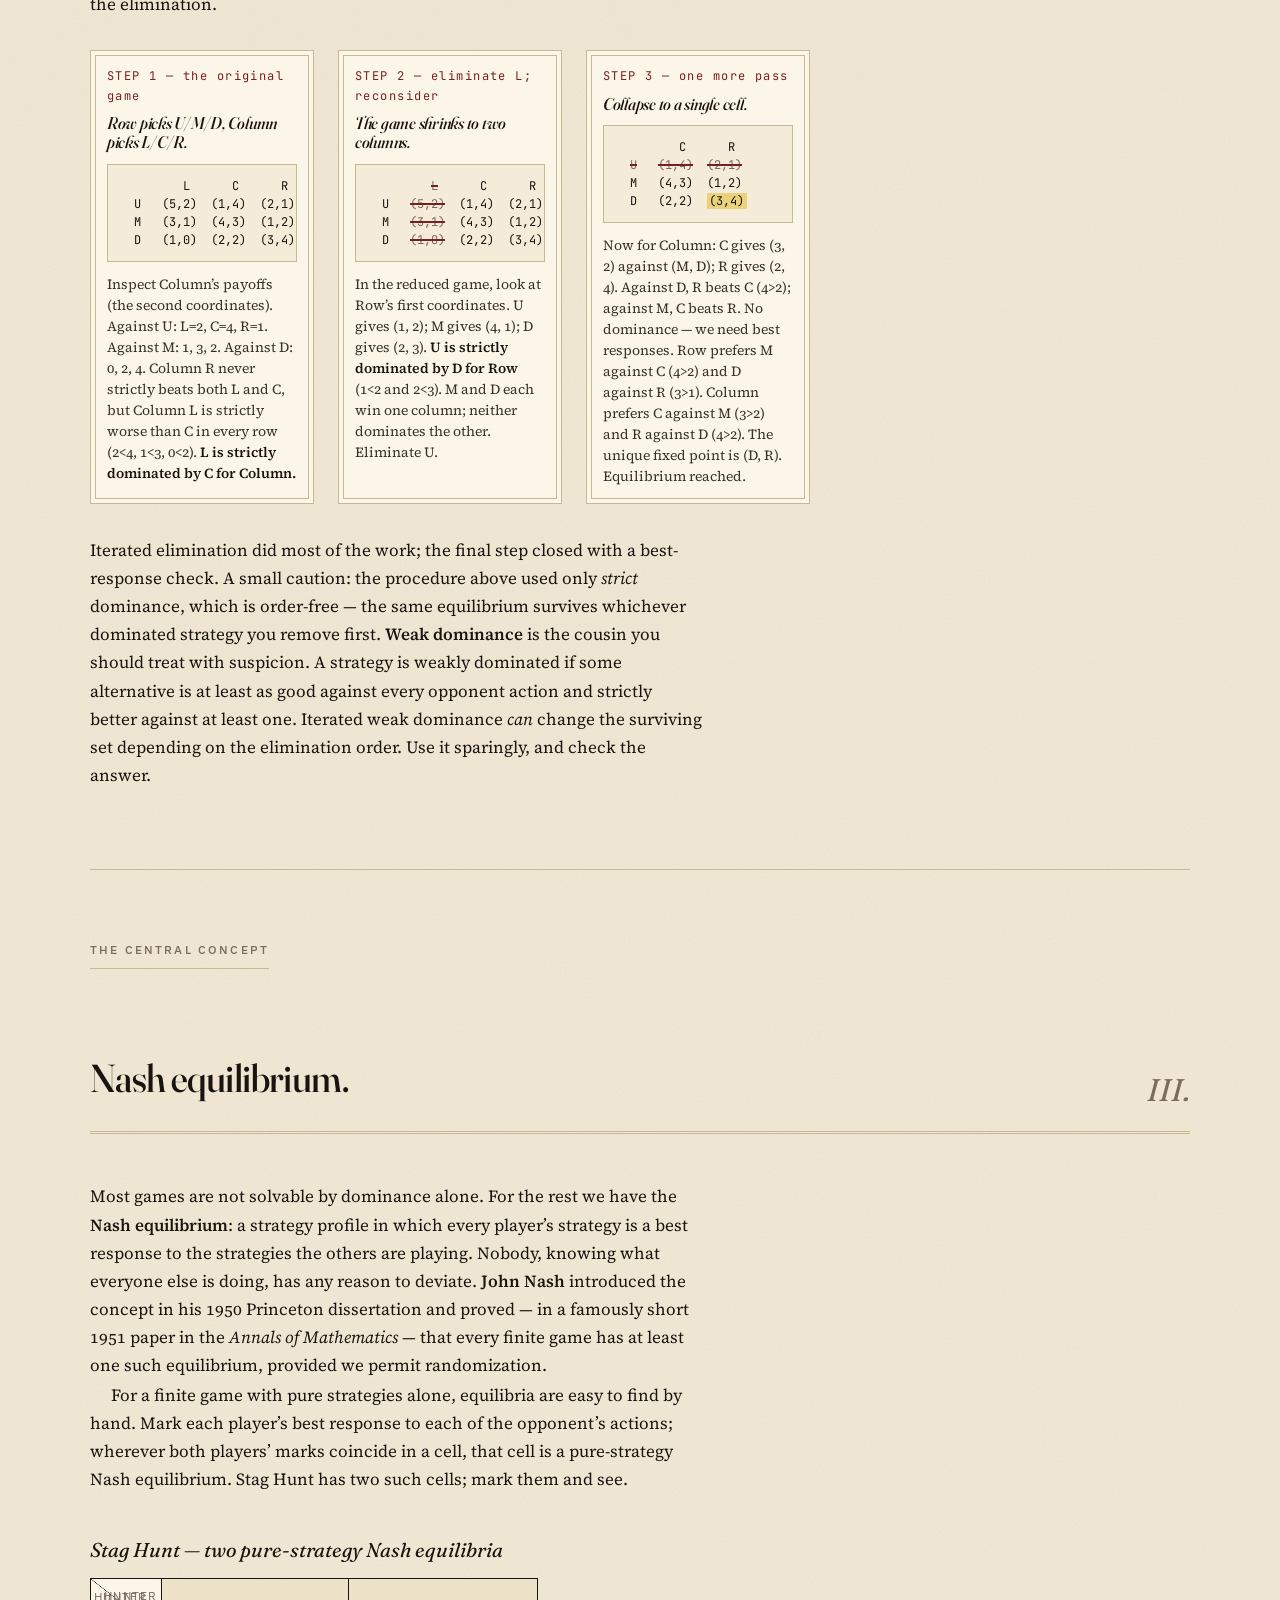
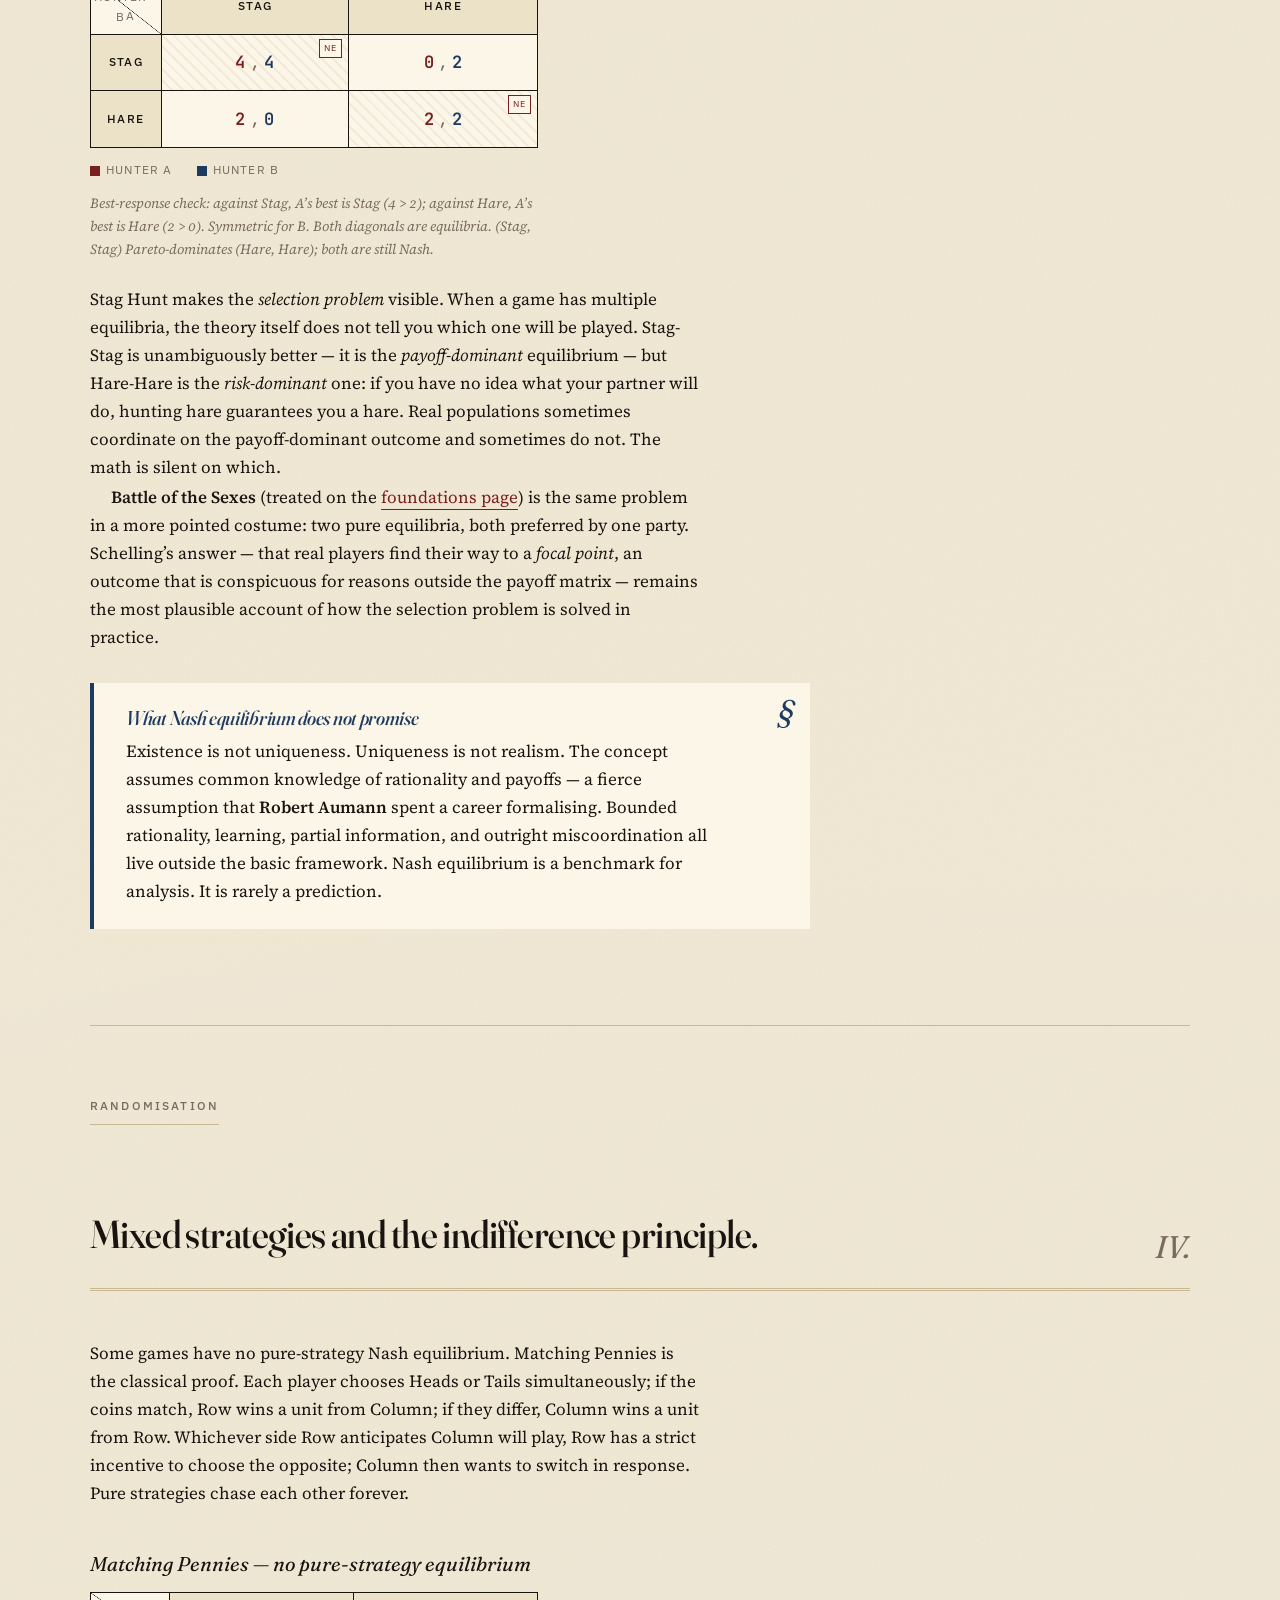
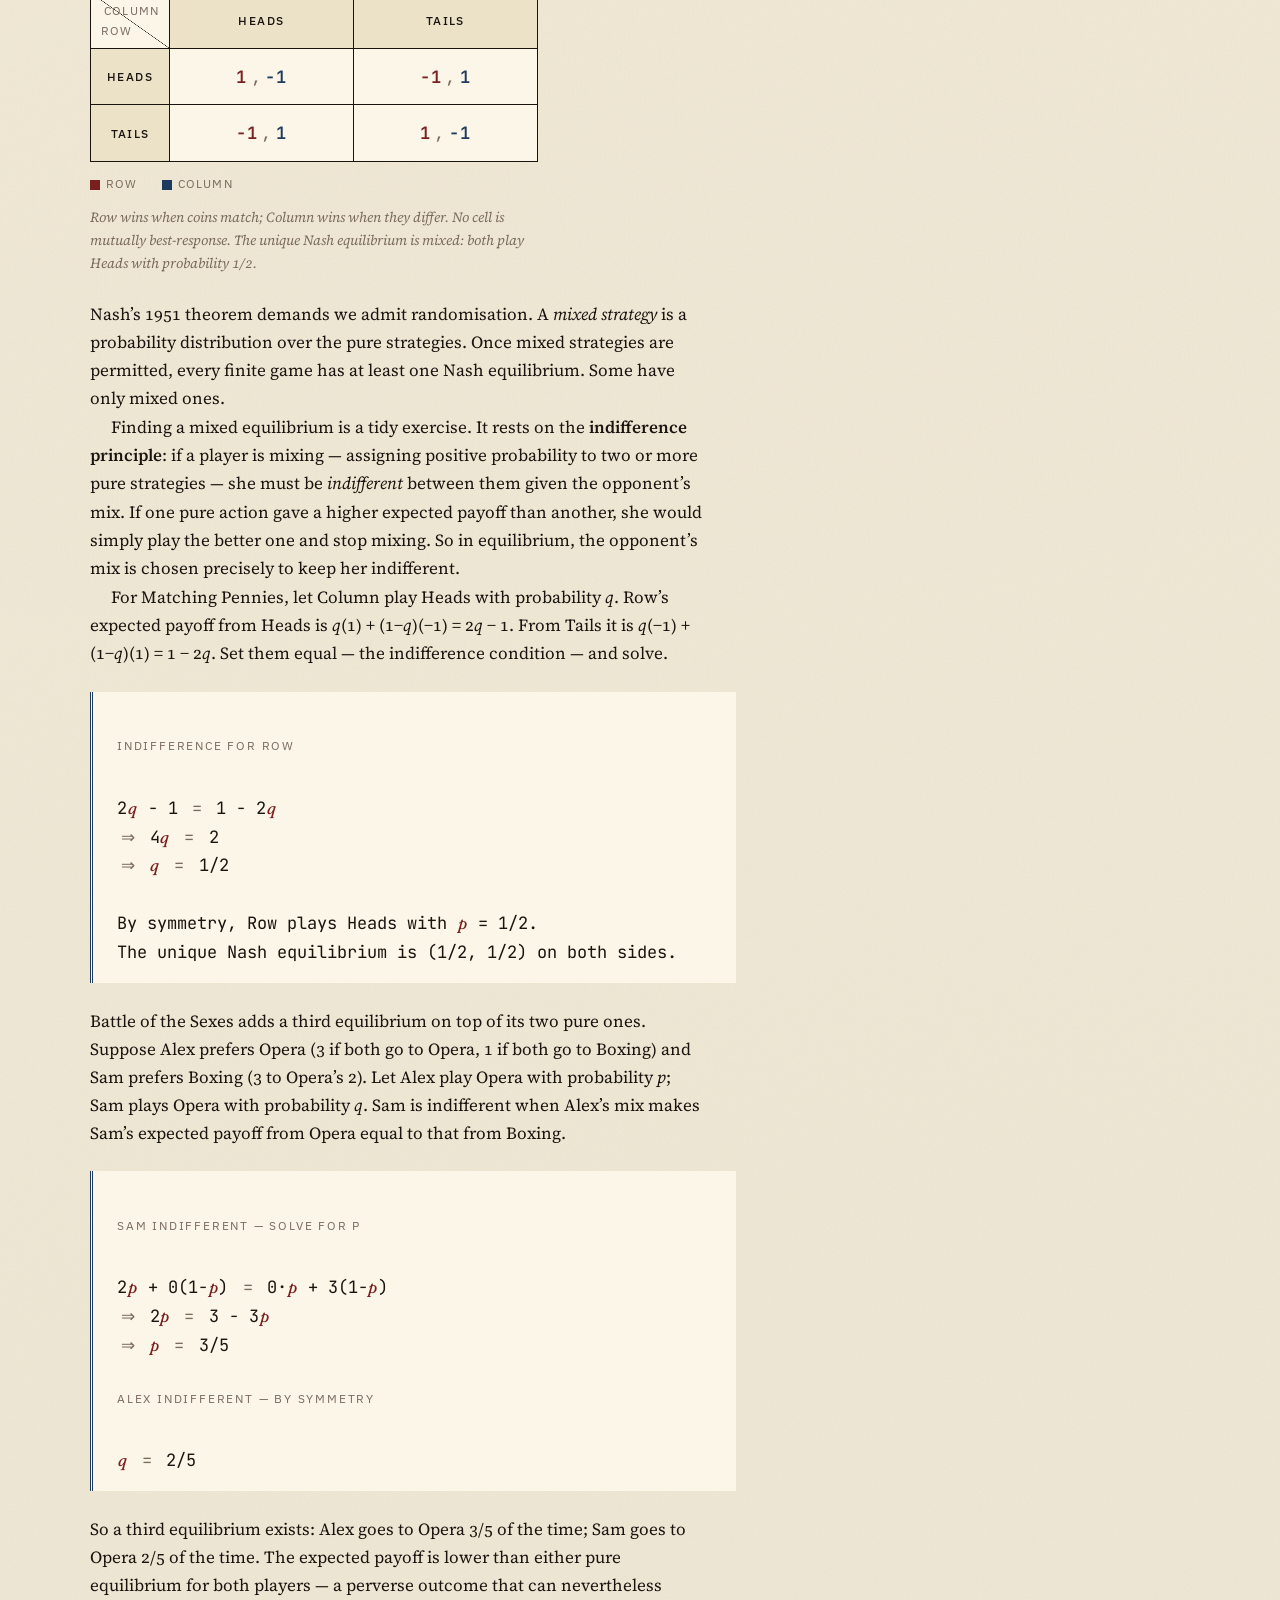
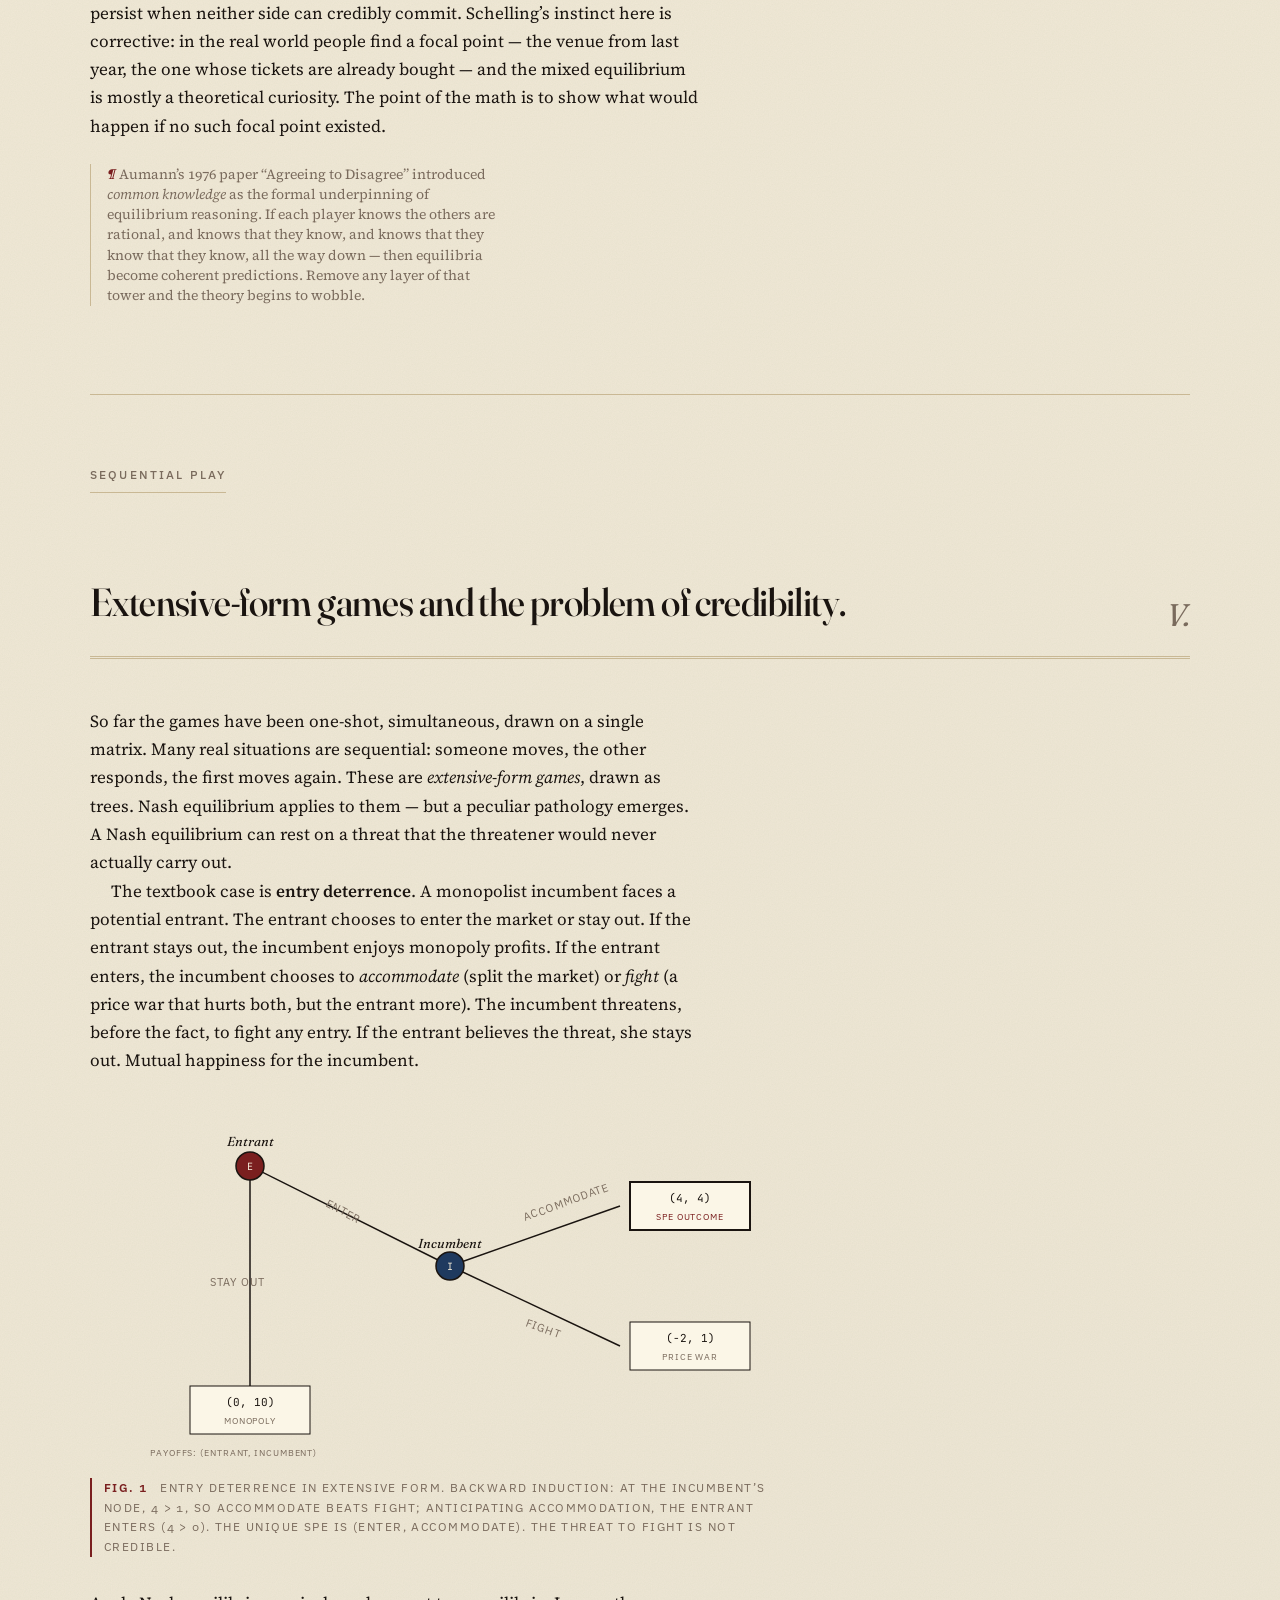
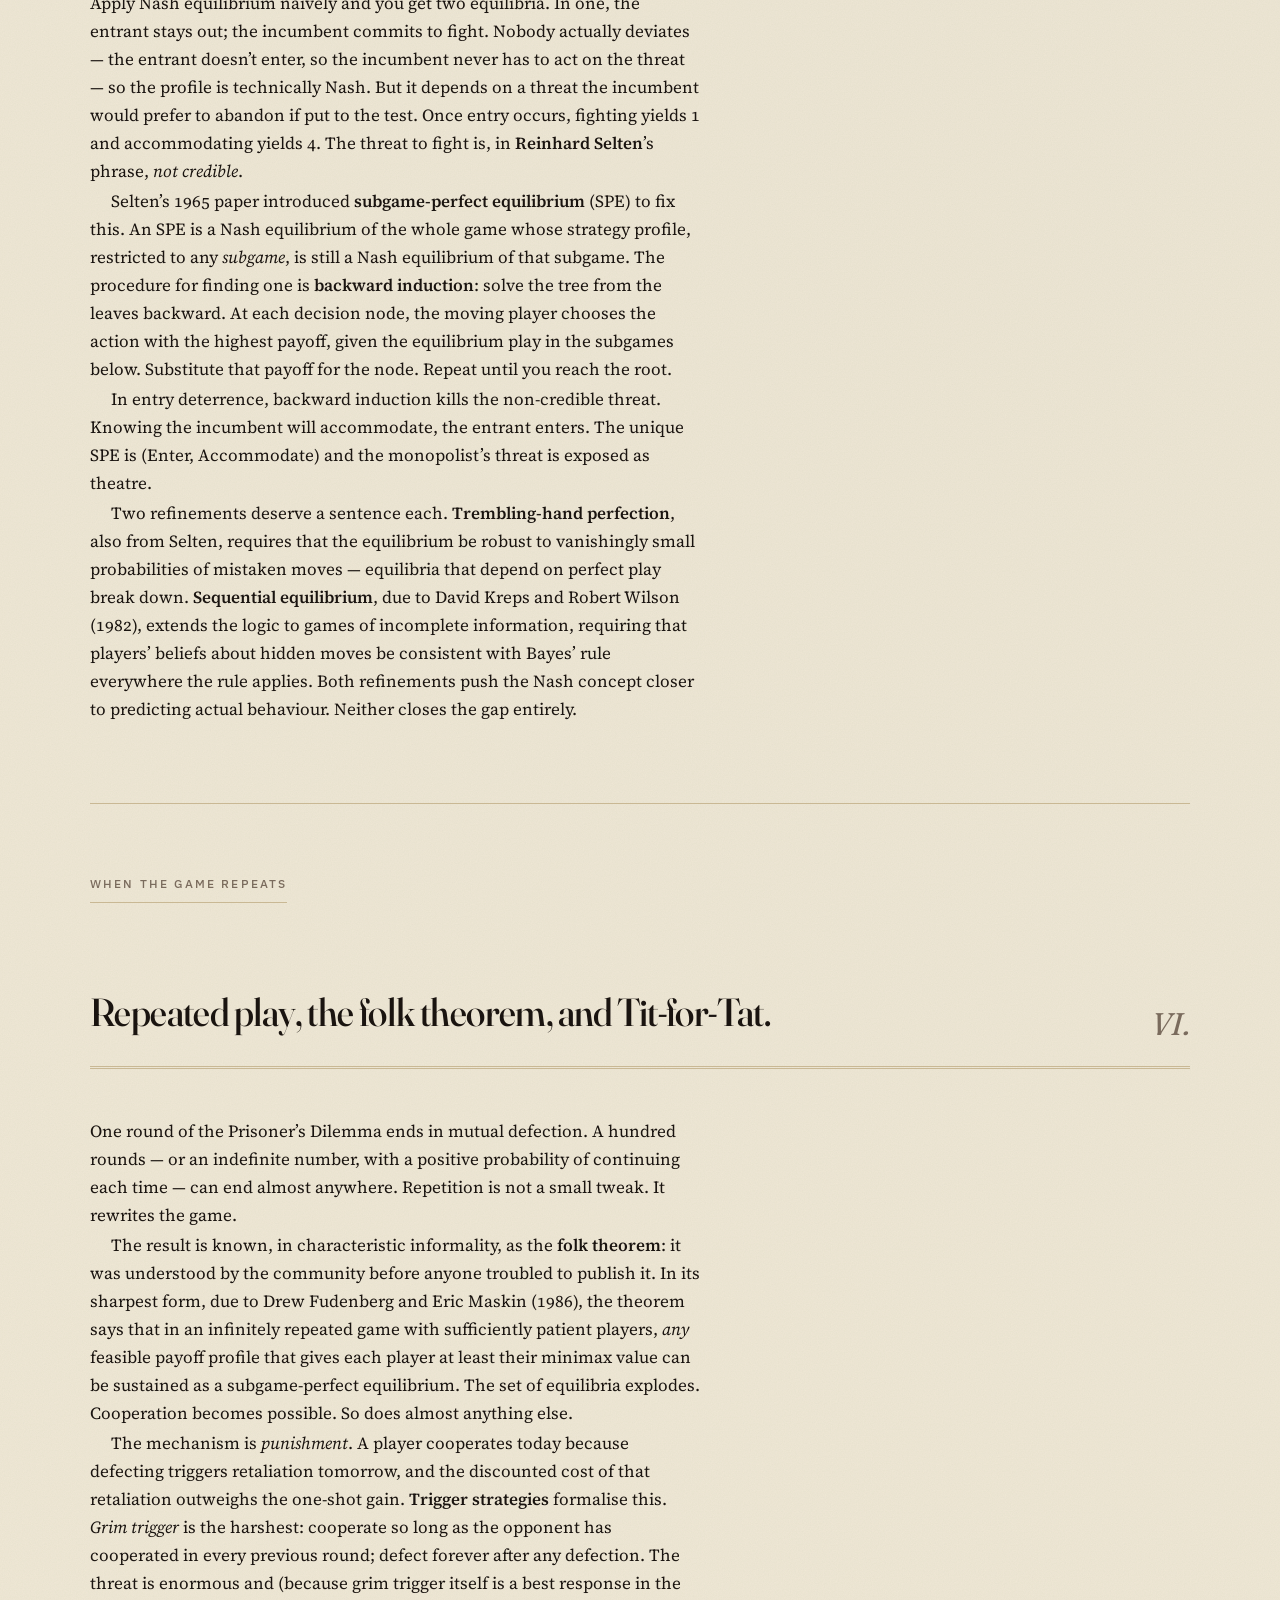
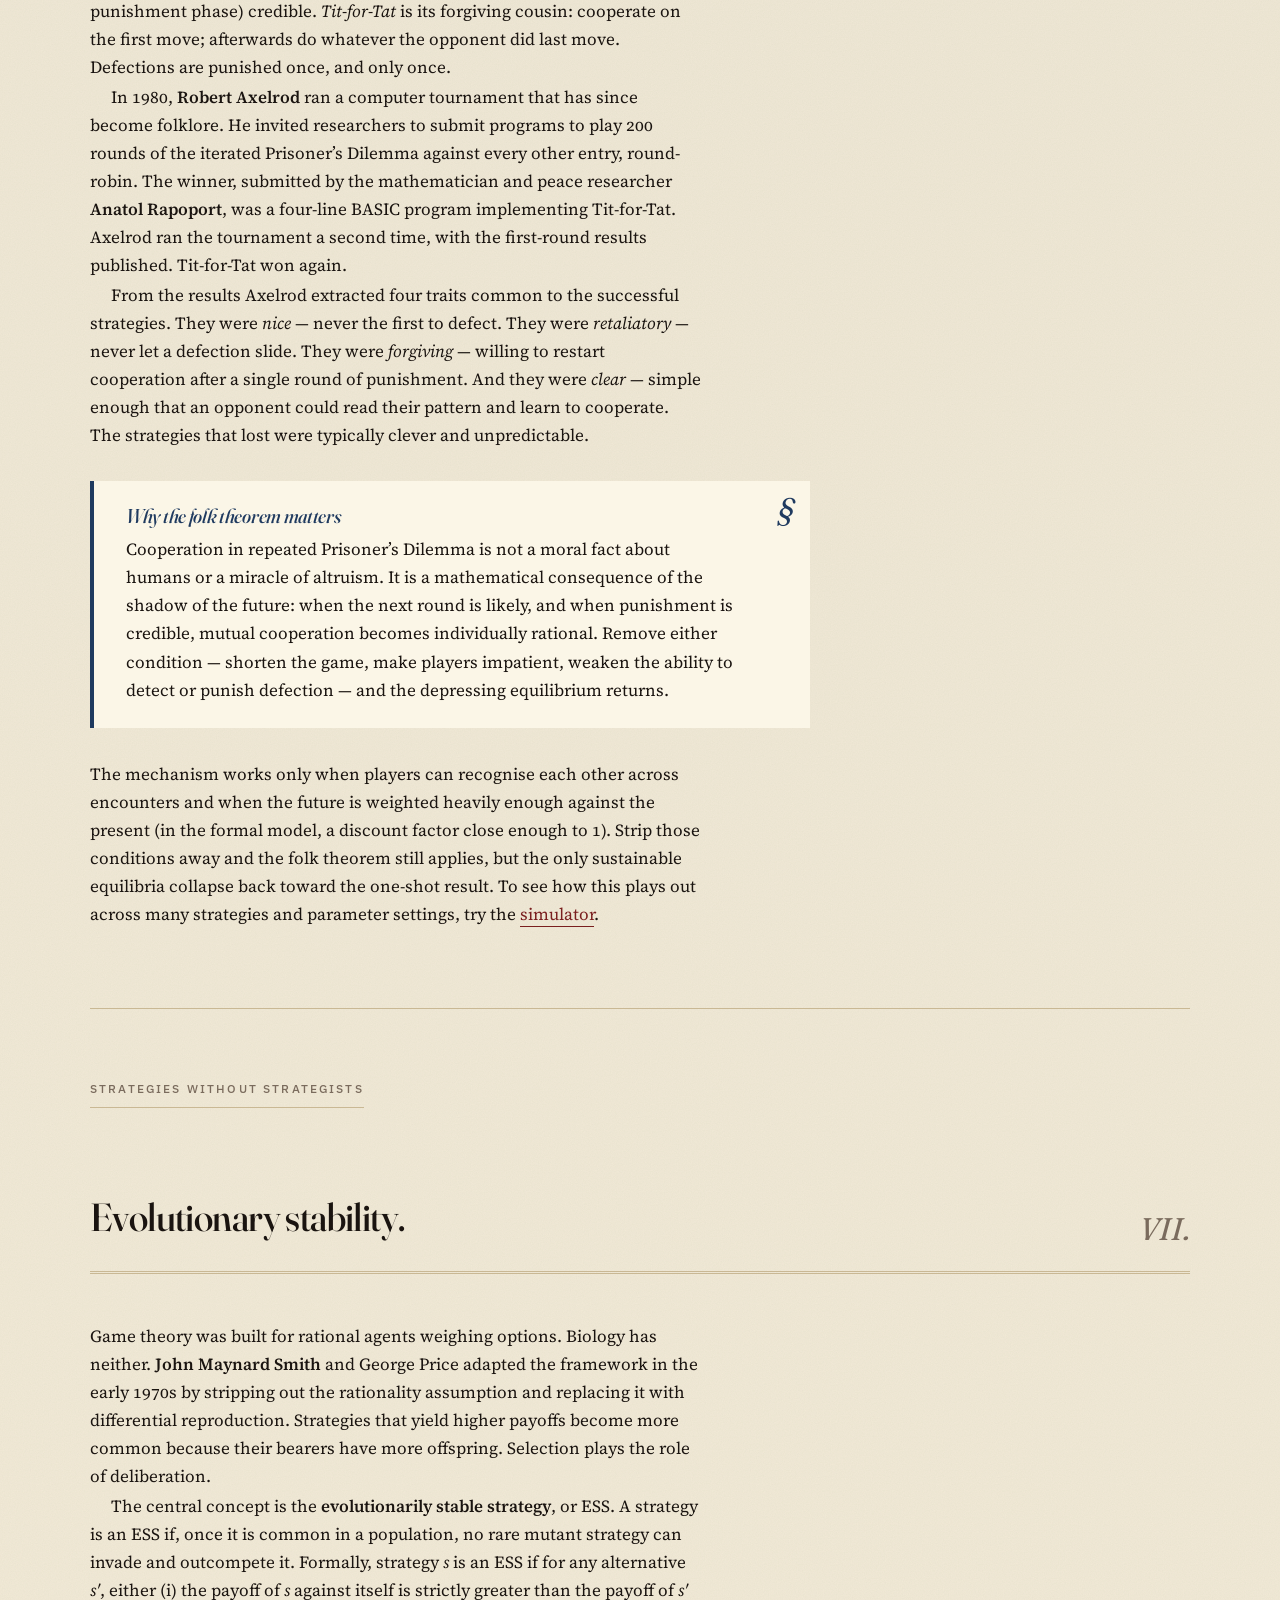
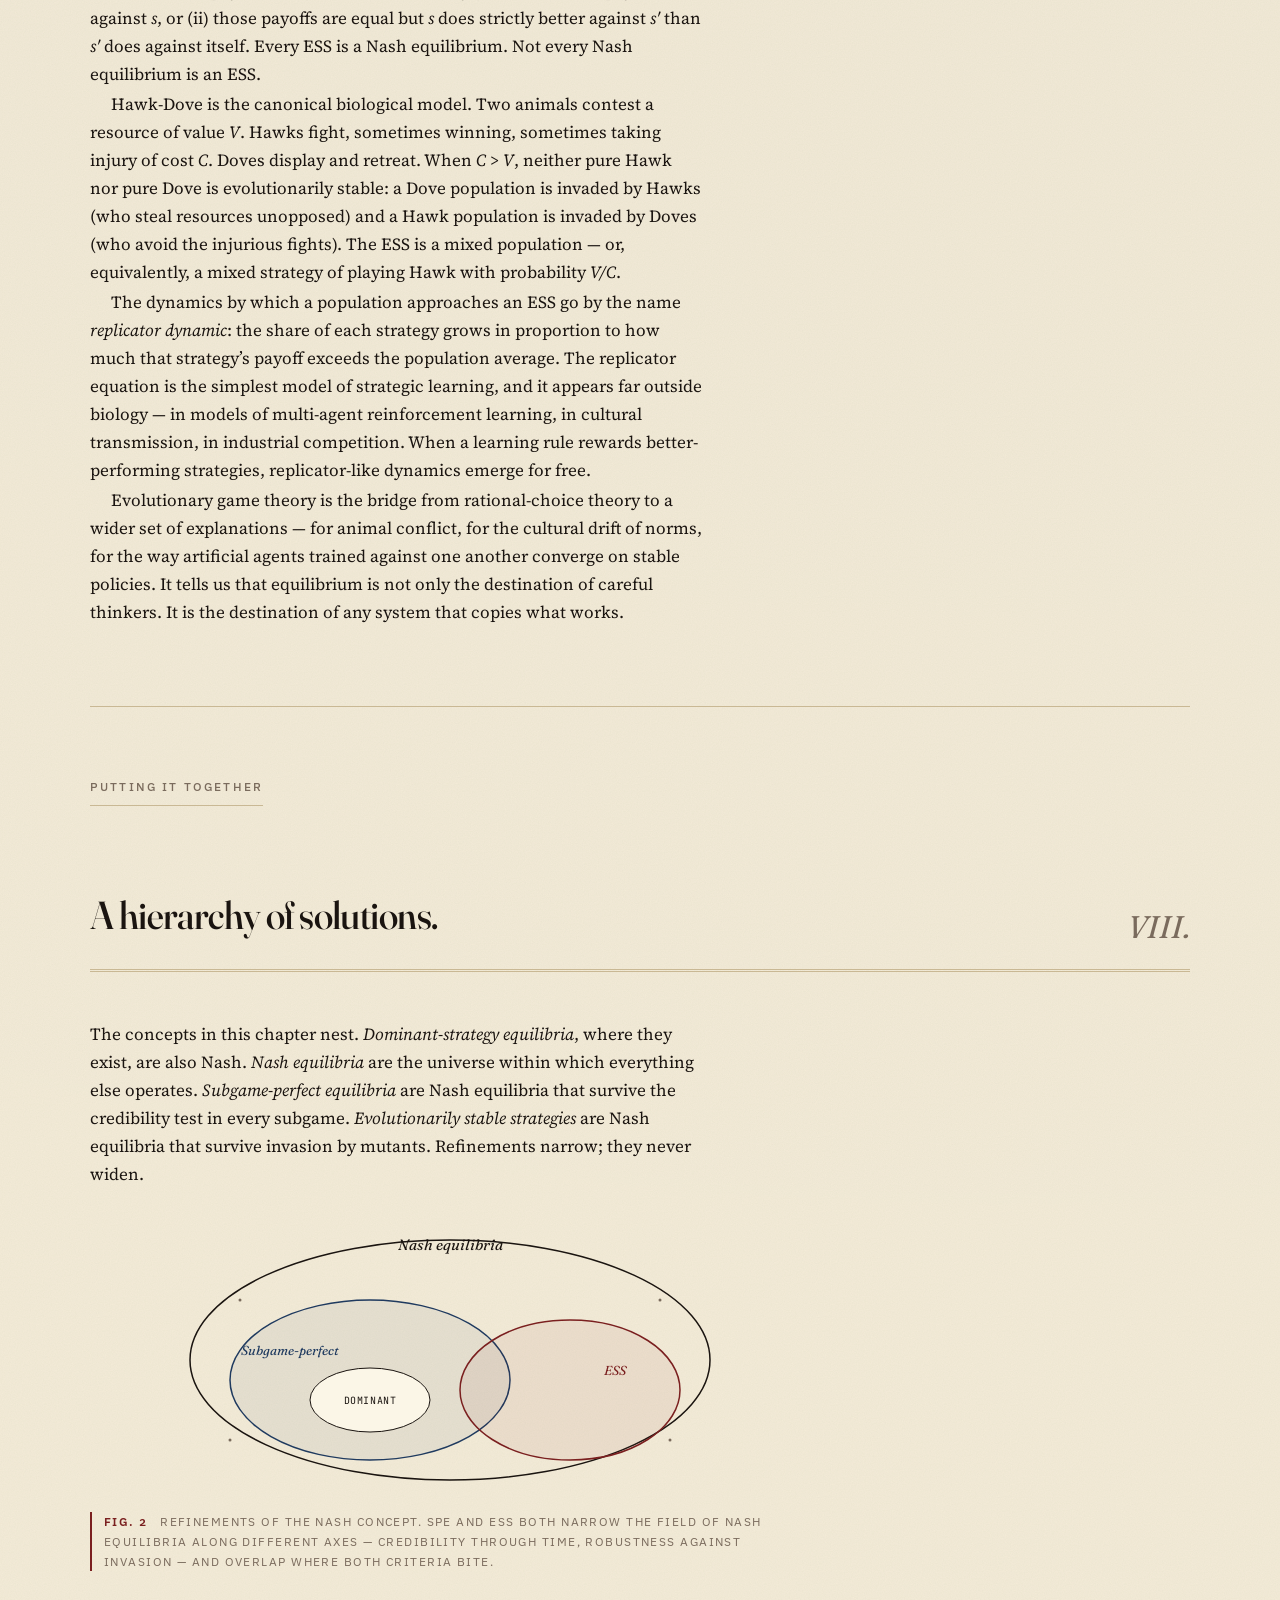
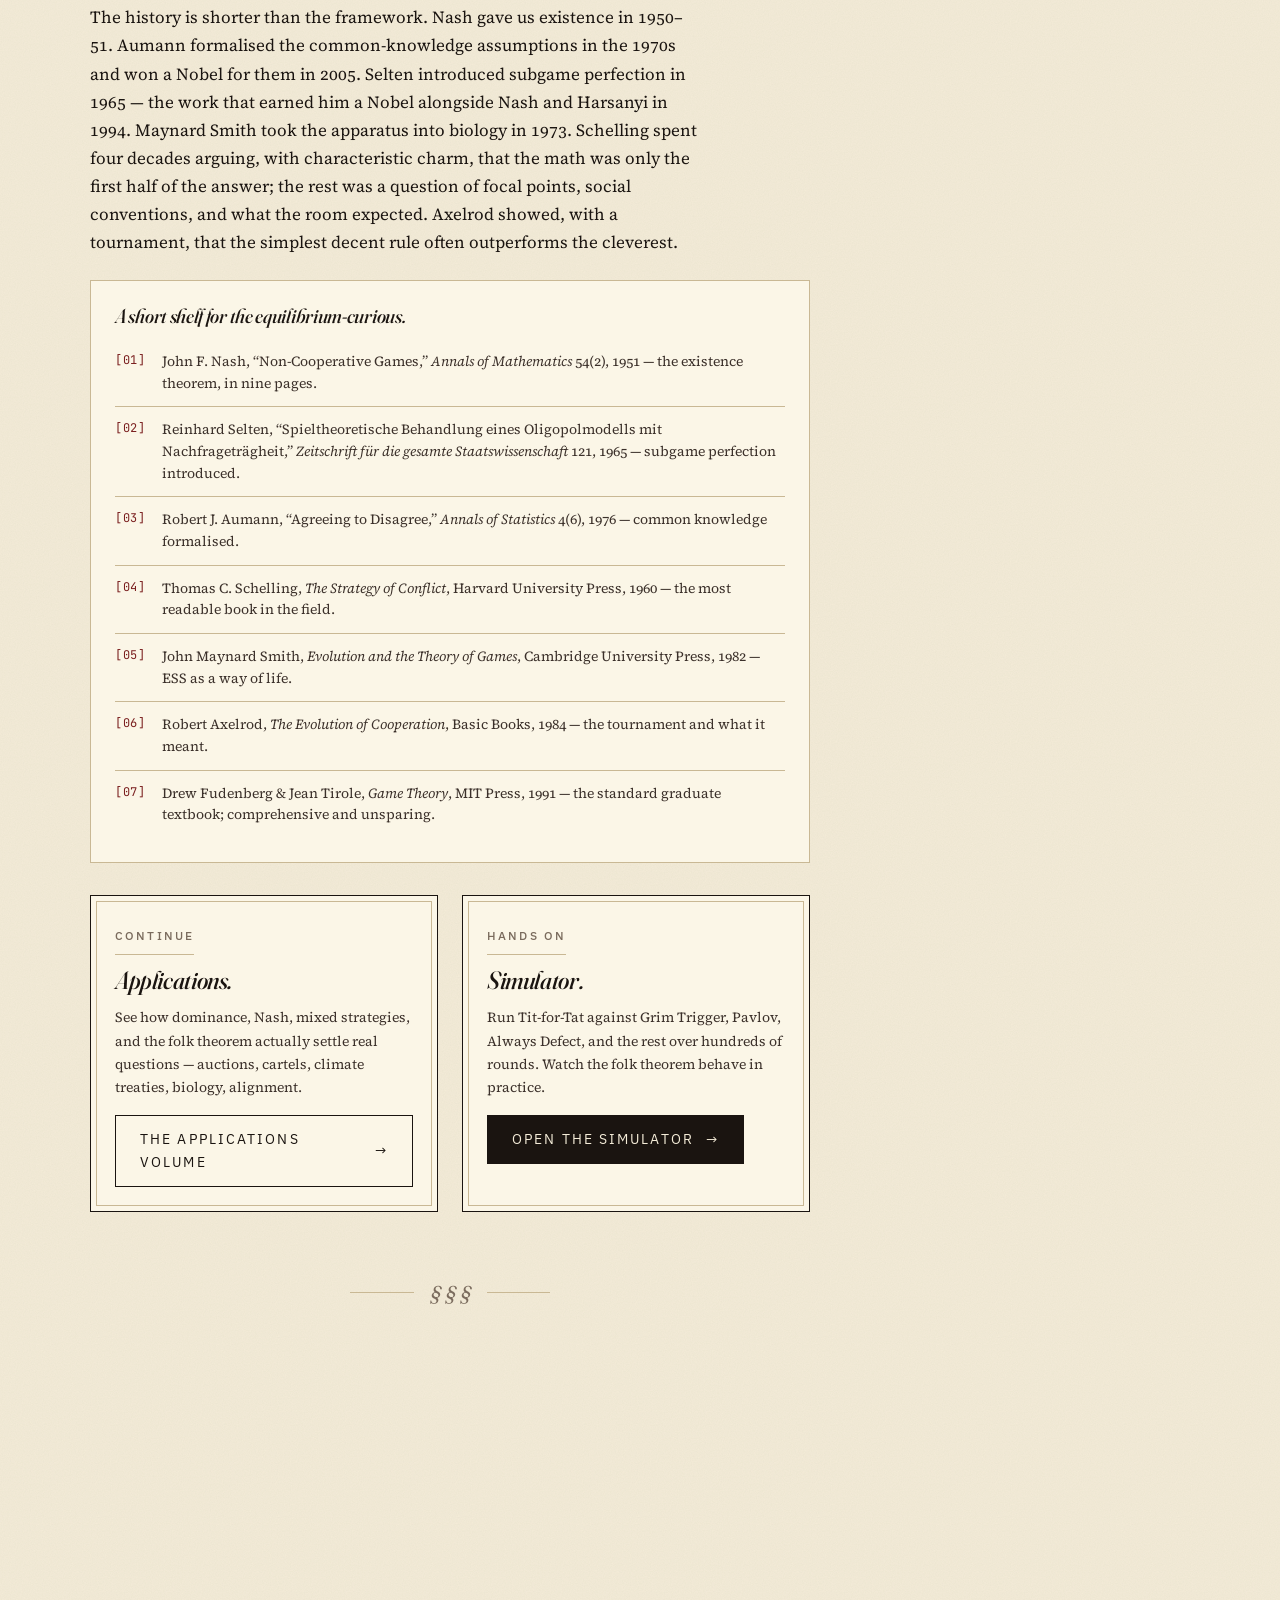
<file: docs/equilibria.html>
<!doctype html>
<html lang="en">
<head>
  <meta charset="utf-8" />
  <meta name="viewport" content="width=device-width, initial-scale=1" />
  <title>Equilibria &mdash; Game Theory &amp; Co.</title>
  <meta name="description" content="A formal tour of equilibrium concepts in game theory: dominance, Nash, mixed strategies, subgame perfection, the folk theorem, and evolutionary stability." />
  <meta name="theme-color" content="#f4ecd8" />

  <link rel="preconnect" href="https://fonts.googleapis.com" />
  <link rel="preconnect" href="https://fonts.gstatic.com" crossorigin />
  <link href="https://fonts.googleapis.com/css2?family=Fraunces:ital,opsz,wght,SOFT@0,9..144,300..700,0..100;1,9..144,300..700,0..100&family=Source+Serif+4:ital,opsz,wght@0,8..60,300..700;1,8..60,300..700&family=JetBrains+Mono:wght@400;600&family=IBM+Plex+Sans:wght@400;500;600&display=swap" rel="stylesheet" />

  <link rel="stylesheet" href="assets/css/main.css" />
  <link rel="stylesheet" href="assets/css/equilibria.css" />
  <script defer src="assets/js/main.js"></script>
</head>
<body>

<!-- ============================================================
     MASTHEAD
     ============================================================ -->
<header class="masthead" role="banner">
  <div class="wrap masthead-inner">
    <a href="index.html" class="brand" aria-label="Game Theory &amp; Co. — home">
      Game Theory <span class="amp">&amp;</span> Co.
      <small>Vol. I · A Field Guide</small>
    </a>
    <nav class="primary" aria-label="Primary">
      <a href="index.html">Home</a>
      <a href="foundations.html">Foundations</a>
      <a href="equilibria.html">Equilibria</a>
      <a href="applications.html">Applications</a>
      <a href="simulator.html">Simulator</a>
    </nav>
    <div class="issue-meta" aria-hidden="true">
      Est. MMXXVI &middot; <span data-year>2026</span>
    </div>
    <button class="nav-toggle" aria-expanded="false" aria-controls="primary-nav">Menu</button>
  </div>
</header>

<main id="main">

  <!-- ============================================================
       HERO
       ============================================================ -->
  <section class="hero wrap" aria-labelledby="hero-title">
    <div class="hero-grid">
      <span class="eyebrow">No. 03 &middot; Equilibria</span>
      <h1 id="hero-title" class="hero-title reveal in">
        Where no one wants to <span class="accent">move</span> first<span class="ornament">.</span>
      </h1>
      <div class="hero-rule" aria-hidden="true"></div>
      <p class="lede reveal in">
        Equilibrium is the spine of game theory &mdash; the formal account of what it means for a strategic situation to <em>settle</em>. This chapter walks the hierarchy: dominance, Nash, mixed strategies, subgame perfection, the folk theorem, and evolutionary stability. The math is light. The implications are not.
      </p>
      <div class="hero-meta">
        <span>Chapter &mdash; <strong>III. Equilibria</strong></span>
        <span>Reading time &mdash; <strong>~18 min</strong></span>
        <span>Names to know &mdash; <strong>Nash · Selten · Schelling · Maynard Smith · Axelrod</strong></span>
      </div>
    </div>
  </section>

  <!-- ============================================================
       I. WHAT EQUILIBRIUM MEANS
       ============================================================ -->
  <section class="wrap" aria-labelledby="s1">
    <div class="section-head">
      <div>
        <span class="eyebrow">Preliminaries</span>
        <h2 id="s1">What &ldquo;equilibrium&rdquo; actually means.</h2>
      </div>
      <span class="roman" aria-hidden="true">I.</span>
    </div>

    <div class="wrap-narrow" style="margin-inline:0;">
      <p class="dropcap">
        An <em>equilibrium</em> in a game is a configuration of strategies &mdash; one for each player &mdash; such that no player can improve their own outcome by unilaterally changing their mind. That is the whole definition. It is also the source of the field&rsquo;s most stubborn confusion: equilibrium is not the same thing as <em>good</em>. It is merely the place where the system stops moving.
      </p>
      <p>
        The Prisoner&rsquo;s Dilemma settles this in one stroke. Two suspects, each offered a deal to inform on the other, are best off if both keep quiet &mdash; but neither can <em>afford</em> to. Confess if your partner stays silent; you walk free. Confess if your partner confesses; you save yourself the worst sentence. Confession dominates silence row by row, column by column. The unique equilibrium is mutual betrayal. The <em>best collective outcome</em> &mdash; mutual silence &mdash; is on the table the entire time, and rationally unreachable.
      </p>
      <p>
        That gap has a name. An outcome is <em>Pareto efficient</em> when no one can be made better off without making someone else worse off. Equilibria need not be Pareto efficient. Pareto-efficient outcomes need not be equilibria. The whole interesting machinery of the field sits in the space between these two ideas.
      </p>

      <aside class="sidenote">
        <span class="marker">&para;</span> Underlying everything is the <em>best-response function</em>. For each strategy your opponent might play, you have a best reply &mdash; the action that maximises your expected payoff against it. An equilibrium is a fixed point of these best-response functions: a profile where everyone is simultaneously playing their best reply to everyone else.
      </aside>
    </div>
  </section>

  <!-- ============================================================
       II. DOMINANCE
       ============================================================ -->
  <section class="wrap" aria-labelledby="s2">
    <div class="section-head">
      <div>
        <span class="eyebrow">The easy cases</span>
        <h2 id="s2">Dominance, and the strategies you should simply not play.</h2>
      </div>
      <span class="roman" aria-hidden="true">II.</span>
    </div>

    <div class="wrap-narrow" style="margin-inline:0;">
      <p>
        Before invoking Nash, see how far brute reasoning will carry you. A strategy <em>s</em> is <strong>strictly dominated</strong> for a player if there exists another strategy <em>s&prime;</em> that yields a strictly higher payoff for that player against every possible profile of opponent strategies. A rational agent never plays a strictly dominated strategy &mdash; not because it is occasionally bad, but because something else is always better.
      </p>
      <p>
        The Prisoner&rsquo;s Dilemma is the canonical example of <em>dominant-strategy equilibrium</em>. Every player has a single strategy &mdash; defect &mdash; that is strictly better than the alternative against every opponent move. When all players have a dominant strategy, the equilibrium is found in a glance. No expectations. No iteration. No mixing.
      </p>

      <div class="payoff" data-payoff='{
        "title":"Prisoner&apos;s Dilemma &mdash; defect strictly dominates",
        "rowLabel":"Suspect A","colLabel":"Suspect B",
        "rowStrats":["Silent","Confess"],
        "colStrats":["Silent","Confess"],
        "cells":[[[3,3],[0,5]],[[5,0],[1,1]]],
        "equilibria":[[1,1]],
        "caption":"Confess is strictly better than Silent for each player against either opponent action. The unique equilibrium &mdash; (1,1) &mdash; is Pareto-dominated by (0,0)."
      }'></div>

      <p>
        When dominance is not so total, you can sometimes still solve a game by <strong>iterated elimination of strictly dominated strategies</strong>. Cross out one player&rsquo;s dominated row. The remaining matrix is a smaller game; possibly something becomes dominated for the other player there. Cross it out. Repeat. If the process collapses to a single cell, that cell is the equilibrium &mdash; and it survives any plausible refinement.
      </p>

      <p>
        Consider this 3&times;3. Row plays U, M, or D; Column plays L, C, or R. We&rsquo;ll walk the elimination.
      </p>

      <div class="elim-walk">

        <div class="elim-step">
          <span class="step-num">STEP 1 &mdash; the original game</span>
          <h5>Row picks U/M/D, Column picks L/C/R.</h5>
<pre>         L      C      R
  U   (5,2)  (1,4)  (2,1)
  M   (3,1)  (4,3)  (1,2)
  D   (1,0)  (2,2)  (3,4)</pre>
          <p>Inspect Column&rsquo;s payoffs (the second coordinates). Against U: L=2, C=4, R=1. Against M: 1, 3, 2. Against D: 0, 2, 4. Column R never strictly beats both L and C, but Column L is strictly worse than C in every row (2&lt;4, 1&lt;3, 0&lt;2). <strong>L is strictly dominated by C for Column.</strong></p>
        </div>

        <div class="elim-step">
          <span class="step-num">STEP 2 &mdash; eliminate L; reconsider</span>
          <h5>The game shrinks to two columns.</h5>
<pre>         <span class="strike">L</span>      C      R
  U   <span class="strike">(5,2)</span>  (1,4)  (2,1)
  M   <span class="strike">(3,1)</span>  (4,3)  (1,2)
  D   <span class="strike">(1,0)</span>  (2,2)  (3,4)</pre>
          <p>In the reduced game, look at Row&rsquo;s first coordinates. U gives (1, 2); M gives (4, 1); D gives (2, 3). <strong>U is strictly dominated by D for Row</strong> (1&lt;2 and 2&lt;3). M and D each win one column; neither dominates the other. Eliminate U.</p>
        </div>

        <div class="elim-step">
          <span class="step-num">STEP 3 &mdash; one more pass</span>
          <h5>Collapse to a single cell.</h5>
<pre>         C      R
  <span class="strike">U</span>   <span class="strike">(1,4)</span>  <span class="strike">(2,1)</span>
  M   (4,3)  (1,2)
  D   (2,2)  <span class="ne">(3,4)</span></pre>
          <p>Now for Column: C gives (3, 2) against (M, D); R gives (2, 4). Against D, R beats C (4&gt;2); against M, C beats R. No dominance &mdash; we need best responses. Row prefers M against C (4&gt;2) and D against R (3&gt;1). Column prefers C against M (3&gt;2) and R against D (4&gt;2). The unique fixed point is <span class="ne">(D, R)</span>. Equilibrium reached.</p>
        </div>

      </div>

      <p>
        Iterated elimination did most of the work; the final step closed with a best-response check. A small caution: the procedure above used only <em>strict</em> dominance, which is order-free &mdash; the same equilibrium survives whichever dominated strategy you remove first. <strong>Weak dominance</strong> is the cousin you should treat with suspicion. A strategy is weakly dominated if some alternative is at least as good against every opponent action and strictly better against at least one. Iterated weak dominance <em>can</em> change the surviving set depending on the elimination order. Use it sparingly, and check the answer.
      </p>
    </div>
  </section>

  <!-- ============================================================
       III. NASH EQUILIBRIUM
       ============================================================ -->
  <section class="wrap" aria-labelledby="s3">
    <div class="section-head">
      <div>
        <span class="eyebrow">The central concept</span>
        <h2 id="s3">Nash equilibrium.</h2>
      </div>
      <span class="roman" aria-hidden="true">III.</span>
    </div>

    <div class="wrap-narrow" style="margin-inline:0;">
      <p>
        Most games are not solvable by dominance alone. For the rest we have the <strong>Nash equilibrium</strong>: a strategy profile in which every player&rsquo;s strategy is a best response to the strategies the others are playing. Nobody, knowing what everyone else is doing, has any reason to deviate. <strong>John Nash</strong> introduced the concept in his 1950 Princeton dissertation and proved &mdash; in a famously short 1951 paper in the <em>Annals of Mathematics</em> &mdash; that every finite game has at least one such equilibrium, provided we permit randomization.
      </p>
      <p>
        For a finite game with pure strategies alone, equilibria are easy to find by hand. Mark each player&rsquo;s best response to each of the opponent&rsquo;s actions; wherever both players&rsquo; marks coincide in a cell, that cell is a pure-strategy Nash equilibrium. Stag Hunt has two such cells; mark them and see.
      </p>

      <div class="payoff" data-payoff='{
        "title":"Stag Hunt &mdash; two pure-strategy Nash equilibria",
        "rowLabel":"Hunter A","colLabel":"Hunter B",
        "rowStrats":["Stag","Hare"],
        "colStrats":["Stag","Hare"],
        "cells":[[[4,4],[0,2]],[[2,0],[2,2]]],
        "equilibria":[[0,0],[1,1]],
        "caption":"Best-response check: against Stag, A&rsquo;s best is Stag (4 &gt; 2); against Hare, A&rsquo;s best is Hare (2 &gt; 0). Symmetric for B. Both diagonals are equilibria. (Stag, Stag) Pareto-dominates (Hare, Hare); both are still Nash."
      }'></div>

      <p>
        Stag Hunt makes the <em>selection problem</em> visible. When a game has multiple equilibria, the theory itself does not tell you which one will be played. Stag-Stag is unambiguously better &mdash; it is the <em>payoff-dominant</em> equilibrium &mdash; but Hare-Hare is the <em>risk-dominant</em> one: if you have no idea what your partner will do, hunting hare guarantees you a hare. Real populations sometimes coordinate on the payoff-dominant outcome and sometimes do not. The math is silent on which.
      </p>

      <p>
        <strong>Battle of the Sexes</strong> (treated on the <a href="foundations.html#battle-of-the-sexes">foundations page</a>) is the same problem in a more pointed costume: two pure equilibria, both preferred by one party. Schelling&rsquo;s answer &mdash; that real players find their way to a <em>focal point</em>, an outcome that is conspicuous for reasons outside the payoff matrix &mdash; remains the most plausible account of how the selection problem is solved in practice.
      </p>

      <div class="callout">
        <h4>What Nash equilibrium does not promise</h4>
        <p>Existence is not uniqueness. Uniqueness is not realism. The concept assumes common knowledge of rationality and payoffs &mdash; a fierce assumption that <strong>Robert Aumann</strong> spent a career formalising. Bounded rationality, learning, partial information, and outright miscoordination all live outside the basic framework. Nash equilibrium is a benchmark for analysis. It is rarely a prediction.</p>
      </div>
    </div>
  </section>

  <!-- ============================================================
       IV. MIXED STRATEGIES
       ============================================================ -->
  <section class="wrap" aria-labelledby="s4">
    <div class="section-head">
      <div>
        <span class="eyebrow">Randomisation</span>
        <h2 id="s4">Mixed strategies and the indifference principle.</h2>
      </div>
      <span class="roman" aria-hidden="true">IV.</span>
    </div>

    <div class="wrap-narrow" style="margin-inline:0;">
      <p>
        Some games have no pure-strategy Nash equilibrium. Matching Pennies is the classical proof. Each player chooses Heads or Tails simultaneously; if the coins match, Row wins a unit from Column; if they differ, Column wins a unit from Row. Whichever side Row anticipates Column will play, Row has a strict incentive to choose the opposite; Column then wants to switch in response. Pure strategies chase each other forever.
      </p>

      <div class="payoff" data-payoff='{
        "title":"Matching Pennies &mdash; no pure-strategy equilibrium",
        "rowLabel":"Row","colLabel":"Column",
        "rowStrats":["Heads","Tails"],
        "colStrats":["Heads","Tails"],
        "cells":[[[1,-1],[-1,1]],[[-1,1],[1,-1]]],
        "caption":"Row wins when coins match; Column wins when they differ. No cell is mutually best-response. The unique Nash equilibrium is mixed: both play Heads with probability 1/2."
      }'></div>

      <p>
        Nash&rsquo;s 1951 theorem demands we admit randomisation. A <em>mixed strategy</em> is a probability distribution over the pure strategies. Once mixed strategies are permitted, every finite game has at least one Nash equilibrium. Some have only mixed ones.
      </p>

      <p>
        Finding a mixed equilibrium is a tidy exercise. It rests on the <strong>indifference principle</strong>: if a player is mixing &mdash; assigning positive probability to two or more pure strategies &mdash; she must be <em>indifferent</em> between them given the opponent&rsquo;s mix. If one pure action gave a higher expected payoff than another, she would simply play the better one and stop mixing. So in equilibrium, the opponent&rsquo;s mix is chosen precisely to keep her indifferent.
      </p>

      <p>
        For Matching Pennies, let Column play Heads with probability <em>q</em>. Row&rsquo;s expected payoff from Heads is <em>q</em>(1) + (1&minus;<em>q</em>)(&minus;1) = 2<em>q</em> &minus; 1. From Tails it is <em>q</em>(&minus;1) + (1&minus;<em>q</em>)(1) = 1 &minus; 2<em>q</em>. Set them equal &mdash; the indifference condition &mdash; and solve.
      </p>

      <div class="math" role="math" aria-label="Indifference condition for Matching Pennies">
<span class="eq-label">Indifference for Row</span>
2<em>q</em> &minus; 1 <span class="op">=</span> 1 &minus; 2<em>q</em>
<span class="op">&rArr;</span> 4<em>q</em> <span class="op">=</span> 2
<span class="op">&rArr;</span> <em>q</em> <span class="op">=</span> 1/2

By symmetry, Row plays Heads with <em>p</em> = 1/2.
The unique Nash equilibrium is (1/2, 1/2) on both sides.
      </div>

      <p>
        Battle of the Sexes adds a third equilibrium on top of its two pure ones. Suppose Alex prefers Opera (3 if both go to Opera, 1 if both go to Boxing) and Sam prefers Boxing (3 to Opera&rsquo;s 2). Let Alex play Opera with probability <em>p</em>; Sam plays Opera with probability <em>q</em>. Sam is indifferent when Alex&rsquo;s mix makes Sam&rsquo;s expected payoff from Opera equal to that from Boxing.
      </p>

      <div class="math" role="math" aria-label="Mixed equilibrium of Battle of the Sexes">
<span class="eq-label">Sam indifferent &mdash; solve for p</span>
2<em>p</em> + 0(1&minus;<em>p</em>) <span class="op">=</span> 0&middot;<em>p</em> + 3(1&minus;<em>p</em>)
<span class="op">&rArr;</span> 2<em>p</em> <span class="op">=</span> 3 &minus; 3<em>p</em>
<span class="op">&rArr;</span> <em>p</em> <span class="op">=</span> 3/5

<span class="eq-label">Alex indifferent &mdash; by symmetry</span>
<em>q</em> <span class="op">=</span> 2/5
      </div>

      <p>
        So a third equilibrium exists: Alex goes to Opera 3/5 of the time; Sam goes to Opera 2/5 of the time. The expected payoff is lower than either pure equilibrium for both players &mdash; a perverse outcome that can nevertheless persist when neither side can credibly commit. Schelling&rsquo;s instinct here is corrective: in the real world people find a focal point &mdash; the venue from last year, the one whose tickets are already bought &mdash; and the mixed equilibrium is mostly a theoretical curiosity. The point of the math is to show what would happen if no such focal point existed.
      </p>

      <aside class="sidenote">
        <span class="marker">&para;</span> Aumann&rsquo;s 1976 paper &ldquo;Agreeing to Disagree&rdquo; introduced <em>common knowledge</em> as the formal underpinning of equilibrium reasoning. If each player knows the others are rational, and knows that they know, and knows that they know that they know, all the way down &mdash; then equilibria become coherent predictions. Remove any layer of that tower and the theory begins to wobble.
      </aside>
    </div>
  </section>

  <!-- ============================================================
       V. EXTENSIVE-FORM & SUBGAME-PERFECT
       ============================================================ -->
  <section class="wrap" aria-labelledby="s5">
    <div class="section-head">
      <div>
        <span class="eyebrow">Sequential play</span>
        <h2 id="s5">Extensive-form games and the problem of credibility.</h2>
      </div>
      <span class="roman" aria-hidden="true">V.</span>
    </div>

    <div class="wrap-narrow" style="margin-inline:0;">
      <p>
        So far the games have been one-shot, simultaneous, drawn on a single matrix. Many real situations are sequential: someone moves, the other responds, the first moves again. These are <em>extensive-form games</em>, drawn as trees. Nash equilibrium applies to them &mdash; but a peculiar pathology emerges. A Nash equilibrium can rest on a threat that the threatener would never actually carry out.
      </p>
      <p>
        The textbook case is <strong>entry deterrence</strong>. A monopolist incumbent faces a potential entrant. The entrant chooses to enter the market or stay out. If the entrant stays out, the incumbent enjoys monopoly profits. If the entrant enters, the incumbent chooses to <em>accommodate</em> (split the market) or <em>fight</em> (a price war that hurts both, but the entrant more). The incumbent threatens, before the fact, to fight any entry. If the entrant believes the threat, she stays out. Mutual happiness for the incumbent.
      </p>

      <figure class="fig tree-fig">
        <svg viewBox="0 0 640 360" role="img" aria-label="Entry deterrence game tree">
          <!-- Background -->
          <rect width="640" height="360" fill="transparent"/>

          <!-- Edges -->
          <g stroke="#1a1410" stroke-width="1.5" fill="none">
            <!-- Entrant: enter / stay out -->
            <line x1="120" y1="60" x2="320" y2="160"/>
            <line x1="120" y1="60" x2="120" y2="290"/>
            <!-- Incumbent: accommodate / fight -->
            <line x1="320" y1="160" x2="490" y2="100"/>
            <line x1="320" y1="160" x2="490" y2="240"/>
          </g>

          <!-- Edge labels -->
          <g font-family="IBM Plex Sans, sans-serif" font-size="11" fill="#7a6b5d" letter-spacing="0.08em">
            <text x="195" y="100" transform="rotate(28 195 100)">ENTER</text>
            <text x="80"  y="180">STAY OUT</text>
            <text x="395" y="115" transform="rotate(-20 395 115)">ACCOMMODATE</text>
            <text x="395" y="220" transform="rotate(20 395 220)">FIGHT</text>
          </g>

          <!-- Nodes -->
          <!-- Entrant (root) -->
          <g>
            <circle cx="120" cy="60" r="14" fill="#7a1f1f" stroke="#1a1410" stroke-width="1.5"/>
            <text x="120" y="64" text-anchor="middle" font-family="JetBrains Mono, monospace" font-size="10" fill="#f4ecd8">E</text>
            <text x="120" y="40" text-anchor="middle" font-family="Fraunces, serif" font-style="italic" font-size="13" fill="#1a1410">Entrant</text>
          </g>

          <!-- Incumbent (decision after enter) -->
          <g>
            <circle cx="320" cy="160" r="14" fill="#1f3a5f" stroke="#1a1410" stroke-width="1.5"/>
            <text x="320" y="164" text-anchor="middle" font-family="JetBrains Mono, monospace" font-size="10" fill="#f4ecd8">I</text>
            <text x="320" y="142" text-anchor="middle" font-family="Fraunces, serif" font-style="italic" font-size="13" fill="#1a1410">Incumbent</text>
          </g>

          <!-- Leaf: stay out -->
          <g>
            <rect x="60" y="280" width="120" height="48" fill="#fbf6e7" stroke="#1a1410"/>
            <text x="120" y="300" text-anchor="middle" font-family="JetBrains Mono, monospace" font-size="11" fill="#1a1410">(0, 10)</text>
            <text x="120" y="318" text-anchor="middle" font-family="IBM Plex Sans, sans-serif" font-size="9" fill="#7a6b5d" letter-spacing="0.1em">MONOPOLY</text>
          </g>

          <!-- Leaf: accommodate -->
          <g>
            <rect x="500" y="76" width="120" height="48" fill="#fbf6e7" stroke="#1a1410" stroke-width="2"/>
            <text x="560" y="96" text-anchor="middle" font-family="JetBrains Mono, monospace" font-size="11" fill="#1a1410">(4, 4)</text>
            <text x="560" y="114" text-anchor="middle" font-family="IBM Plex Sans, sans-serif" font-size="9" fill="#7a1f1f" letter-spacing="0.1em">SPE OUTCOME</text>
          </g>

          <!-- Leaf: fight -->
          <g>
            <rect x="500" y="216" width="120" height="48" fill="#fbf6e7" stroke="#1a1410"/>
            <text x="560" y="236" text-anchor="middle" font-family="JetBrains Mono, monospace" font-size="11" fill="#1a1410">(-2, 1)</text>
            <text x="560" y="254" text-anchor="middle" font-family="IBM Plex Sans, sans-serif" font-size="9" fill="#7a6b5d" letter-spacing="0.1em">PRICE WAR</text>
          </g>

          <!-- Payoff key -->
          <g font-family="IBM Plex Sans, sans-serif" font-size="9" letter-spacing="0.1em" fill="#7a6b5d">
            <text x="20" y="350">PAYOFFS: (ENTRANT, INCUMBENT)</text>
          </g>
        </svg>
        <figcaption><span class="num">Fig. 1</span> Entry deterrence in extensive form. Backward induction: at the Incumbent&rsquo;s node, 4 &gt; 1, so Accommodate beats Fight; anticipating accommodation, the Entrant enters (4 &gt; 0). The unique SPE is (Enter, Accommodate). The threat to Fight is not credible.</figcaption>
      </figure>

      <p>
        Apply Nash equilibrium naively and you get two equilibria. In one, the entrant stays out; the incumbent commits to fight. Nobody actually deviates &mdash; the entrant doesn&rsquo;t enter, so the incumbent never has to act on the threat &mdash; so the profile is technically Nash. But it depends on a threat the incumbent would prefer to abandon if put to the test. Once entry occurs, fighting yields 1 and accommodating yields 4. The threat to fight is, in <strong>Reinhard Selten</strong>&rsquo;s phrase, <em>not credible</em>.
      </p>

      <p>
        Selten&rsquo;s 1965 paper introduced <strong>subgame-perfect equilibrium</strong> (SPE) to fix this. An SPE is a Nash equilibrium of the whole game whose strategy profile, restricted to any <em>subgame</em>, is still a Nash equilibrium of that subgame. The procedure for finding one is <strong>backward induction</strong>: solve the tree from the leaves backward. At each decision node, the moving player chooses the action with the highest payoff, given the equilibrium play in the subgames below. Substitute that payoff for the node. Repeat until you reach the root.
      </p>

      <p>
        In entry deterrence, backward induction kills the non-credible threat. Knowing the incumbent will accommodate, the entrant enters. The unique SPE is (Enter, Accommodate) and the monopolist&rsquo;s threat is exposed as theatre.
      </p>

      <p>
        Two refinements deserve a sentence each. <strong>Trembling-hand perfection</strong>, also from Selten, requires that the equilibrium be robust to vanishingly small probabilities of mistaken moves &mdash; equilibria that depend on perfect play break down. <strong>Sequential equilibrium</strong>, due to David Kreps and Robert Wilson (1982), extends the logic to games of incomplete information, requiring that players&rsquo; beliefs about hidden moves be consistent with Bayes&rsquo; rule everywhere the rule applies. Both refinements push the Nash concept closer to predicting actual behaviour. Neither closes the gap entirely.
      </p>
    </div>
  </section>

  <!-- ============================================================
       VI. REPEATED GAMES & FOLK THEOREM
       ============================================================ -->
  <section class="wrap" aria-labelledby="s6">
    <div class="section-head">
      <div>
        <span class="eyebrow">When the game repeats</span>
        <h2 id="s6">Repeated play, the folk theorem, and Tit-for-Tat.</h2>
      </div>
      <span class="roman" aria-hidden="true">VI.</span>
    </div>

    <div class="wrap-narrow" style="margin-inline:0;">
      <p>
        One round of the Prisoner&rsquo;s Dilemma ends in mutual defection. A hundred rounds &mdash; or an indefinite number, with a positive probability of continuing each time &mdash; can end almost anywhere. Repetition is not a small tweak. It rewrites the game.
      </p>
      <p>
        The result is known, in characteristic informality, as the <strong>folk theorem</strong>: it was understood by the community before anyone troubled to publish it. In its sharpest form, due to Drew Fudenberg and Eric Maskin (1986), the theorem says that in an infinitely repeated game with sufficiently patient players, <em>any</em> feasible payoff profile that gives each player at least their minimax value can be sustained as a subgame-perfect equilibrium. The set of equilibria explodes. Cooperation becomes possible. So does almost anything else.
      </p>
      <p>
        The mechanism is <em>punishment</em>. A player cooperates today because defecting triggers retaliation tomorrow, and the discounted cost of that retaliation outweighs the one-shot gain. <strong>Trigger strategies</strong> formalise this. <em>Grim trigger</em> is the harshest: cooperate so long as the opponent has cooperated in every previous round; defect forever after any defection. The threat is enormous and (because grim trigger itself is a best response in the punishment phase) credible. <em>Tit-for-Tat</em> is its forgiving cousin: cooperate on the first move; afterwards do whatever the opponent did last move. Defections are punished once, and only once.
      </p>

      <p>
        In 1980, <strong>Robert Axelrod</strong> ran a computer tournament that has since become folklore. He invited researchers to submit programs to play 200 rounds of the iterated Prisoner&rsquo;s Dilemma against every other entry, round-robin. The winner, submitted by the mathematician and peace researcher <strong>Anatol Rapoport</strong>, was a four-line BASIC program implementing Tit-for-Tat. Axelrod ran the tournament a second time, with the first-round results published. Tit-for-Tat won again.
      </p>

      <p>
        From the results Axelrod extracted four traits common to the successful strategies. They were <em>nice</em> &mdash; never the first to defect. They were <em>retaliatory</em> &mdash; never let a defection slide. They were <em>forgiving</em> &mdash; willing to restart cooperation after a single round of punishment. And they were <em>clear</em> &mdash; simple enough that an opponent could read their pattern and learn to cooperate. The strategies that lost were typically clever and unpredictable.
      </p>

      <div class="callout">
        <h4>Why the folk theorem matters</h4>
        <p>Cooperation in repeated Prisoner&rsquo;s Dilemma is not a moral fact about humans or a miracle of altruism. It is a mathematical consequence of the shadow of the future: when the next round is likely, and when punishment is credible, mutual cooperation becomes individually rational. Remove either condition &mdash; shorten the game, make players impatient, weaken the ability to detect or punish defection &mdash; and the depressing equilibrium returns.</p>
      </div>

      <p>
        The mechanism works only when players can recognise each other across encounters and when the future is weighted heavily enough against the present (in the formal model, a discount factor close enough to 1). Strip those conditions away and the folk theorem still applies, but the only sustainable equilibria collapse back toward the one-shot result. To see how this plays out across many strategies and parameter settings, try the <a href="simulator.html">simulator</a>.
      </p>
    </div>
  </section>

  <!-- ============================================================
       VII. EVOLUTIONARY GAME THEORY
       ============================================================ -->
  <section class="wrap" aria-labelledby="s7">
    <div class="section-head">
      <div>
        <span class="eyebrow">Strategies without strategists</span>
        <h2 id="s7">Evolutionary stability.</h2>
      </div>
      <span class="roman" aria-hidden="true">VII.</span>
    </div>

    <div class="wrap-narrow" style="margin-inline:0;">
      <p>
        Game theory was built for rational agents weighing options. Biology has neither. <strong>John Maynard Smith</strong> and George Price adapted the framework in the early 1970s by stripping out the rationality assumption and replacing it with differential reproduction. Strategies that yield higher payoffs become more common because their bearers have more offspring. Selection plays the role of deliberation.
      </p>
      <p>
        The central concept is the <strong>evolutionarily stable strategy</strong>, or ESS. A strategy is an ESS if, once it is common in a population, no rare mutant strategy can invade and outcompete it. Formally, strategy <em>s</em> is an ESS if for any alternative <em>s&prime;</em>, either (i) the payoff of <em>s</em> against itself is strictly greater than the payoff of <em>s&prime;</em> against <em>s</em>, or (ii) those payoffs are equal but <em>s</em> does strictly better against <em>s&prime;</em> than <em>s&prime;</em> does against itself. Every ESS is a Nash equilibrium. Not every Nash equilibrium is an ESS.
      </p>
      <p>
        Hawk-Dove is the canonical biological model. Two animals contest a resource of value <em>V</em>. Hawks fight, sometimes winning, sometimes taking injury of cost <em>C</em>. Doves display and retreat. When <em>C</em> &gt; <em>V</em>, neither pure Hawk nor pure Dove is evolutionarily stable: a Dove population is invaded by Hawks (who steal resources unopposed) and a Hawk population is invaded by Doves (who avoid the injurious fights). The ESS is a mixed population &mdash; or, equivalently, a mixed strategy of playing Hawk with probability <em>V/C</em>.
      </p>
      <p>
        The dynamics by which a population approaches an ESS go by the name <em>replicator dynamic</em>: the share of each strategy grows in proportion to how much that strategy&rsquo;s payoff exceeds the population average. The replicator equation is the simplest model of strategic learning, and it appears far outside biology &mdash; in models of multi-agent reinforcement learning, in cultural transmission, in industrial competition. When a learning rule rewards better-performing strategies, replicator-like dynamics emerge for free.
      </p>
      <p>
        Evolutionary game theory is the bridge from rational-choice theory to a wider set of explanations &mdash; for animal conflict, for the cultural drift of norms, for the way artificial agents trained against one another converge on stable policies. It tells us that equilibrium is not only the destination of careful thinkers. It is the destination of any system that copies what works.
      </p>
    </div>
  </section>

  <!-- ============================================================
       VIII. SYNTHESIS
       ============================================================ -->
  <section class="wrap" aria-labelledby="s8">
    <div class="section-head">
      <div>
        <span class="eyebrow">Putting it together</span>
        <h2 id="s8">A hierarchy of solutions.</h2>
      </div>
      <span class="roman" aria-hidden="true">VIII.</span>
    </div>

    <div class="wrap-narrow" style="margin-inline:0;">
      <p>
        The concepts in this chapter nest. <em>Dominant-strategy equilibria</em>, where they exist, are also Nash. <em>Nash equilibria</em> are the universe within which everything else operates. <em>Subgame-perfect equilibria</em> are Nash equilibria that survive the credibility test in every subgame. <em>Evolutionarily stable strategies</em> are Nash equilibria that survive invasion by mutants. Refinements narrow; they never widen.
      </p>

      <figure class="fig hierarchy-fig">
        <svg viewBox="0 0 560 280" role="img" aria-label="Hierarchy of equilibrium concepts">
          <!-- Outer ring: Nash -->
          <ellipse cx="280" cy="140" rx="260" ry="120" fill="none" stroke="#1a1410" stroke-width="1.5"/>
          <text x="280" y="30" text-anchor="middle" font-family="Fraunces, serif" font-style="italic" font-size="15" fill="#1a1410">Nash equilibria</text>

          <!-- Middle ring: SPE -->
          <ellipse cx="200" cy="160" rx="140" ry="80" fill="rgba(31,58,95,0.06)" stroke="#1f3a5f" stroke-width="1.5"/>
          <text x="120" y="135" text-anchor="middle" font-family="Fraunces, serif" font-style="italic" font-size="13" fill="#1f3a5f">Subgame-perfect</text>

          <!-- Middle ring 2: ESS -->
          <ellipse cx="400" cy="170" rx="110" ry="70" fill="rgba(122,31,31,0.06)" stroke="#7a1f1f" stroke-width="1.5"/>
          <text x="445" y="155" text-anchor="middle" font-family="Fraunces, serif" font-style="italic" font-size="13" fill="#7a1f1f">ESS</text>

          <!-- Inner ring: Dominant -->
          <ellipse cx="200" cy="180" rx="60" ry="32" fill="#fbf6e7" stroke="#1a1410" stroke-width="1"/>
          <text x="200" y="184" text-anchor="middle" font-family="JetBrains Mono, monospace" font-size="10" fill="#1a1410" letter-spacing="0.06em">DOMINANT</text>

          <!-- Hint dots -->
          <g fill="#7a6b5d">
            <circle cx="490" cy="80" r="1.5"/>
            <circle cx="60"  cy="220" r="1.5"/>
            <circle cx="500" cy="220" r="1.5"/>
            <circle cx="70"  cy="80"  r="1.5"/>
          </g>
        </svg>
        <figcaption><span class="num">Fig. 2</span> Refinements of the Nash concept. SPE and ESS both narrow the field of Nash equilibria along different axes &mdash; credibility through time, robustness against invasion &mdash; and overlap where both criteria bite.</figcaption>
      </figure>

      <p>
        The history is shorter than the framework. Nash gave us existence in 1950&ndash;51. Aumann formalised the common-knowledge assumptions in the 1970s and won a Nobel for them in 2005. Selten introduced subgame perfection in 1965 &mdash; the work that earned him a Nobel alongside Nash and Harsanyi in 1994. Maynard Smith took the apparatus into biology in 1973. Schelling spent four decades arguing, with characteristic charm, that the math was only the first half of the answer; the rest was a question of focal points, social conventions, and what the room expected. Axelrod showed, with a tournament, that the simplest decent rule often outperforms the cleverest.
      </p>

      <div class="reading-list">
        <h4>A short shelf for the equilibrium-curious.</h4>
        <ul>
          <li><span>John F. Nash, &ldquo;Non-Cooperative Games,&rdquo; <cite>Annals of Mathematics</cite> 54(2), 1951 &mdash; the existence theorem, in nine pages.</span></li>
          <li><span>Reinhard Selten, &ldquo;Spieltheoretische Behandlung eines Oligopolmodells mit Nachfragetr&auml;gheit,&rdquo; <cite>Zeitschrift f&uuml;r die gesamte Staatswissenschaft</cite> 121, 1965 &mdash; subgame perfection introduced.</span></li>
          <li><span>Robert J. Aumann, &ldquo;Agreeing to Disagree,&rdquo; <cite>Annals of Statistics</cite> 4(6), 1976 &mdash; common knowledge formalised.</span></li>
          <li><span>Thomas C. Schelling, <cite>The Strategy of Conflict</cite>, Harvard University Press, 1960 &mdash; the most readable book in the field.</span></li>
          <li><span>John Maynard Smith, <cite>Evolution and the Theory of Games</cite>, Cambridge University Press, 1982 &mdash; ESS as a way of life.</span></li>
          <li><span>Robert Axelrod, <cite>The Evolution of Cooperation</cite>, Basic Books, 1984 &mdash; the tournament and what it meant.</span></li>
          <li><span>Drew Fudenberg &amp; Jean Tirole, <cite>Game Theory</cite>, MIT Press, 1991 &mdash; the standard graduate textbook; comprehensive and unsparing.</span></li>
        </ul>
      </div>

      <div class="cta-pair">
        <div class="cta-block">
          <span class="eyebrow" style="margin-bottom:var(--s-3);">Continue</span>
          <h4>Applications.</h4>
          <p>See how dominance, Nash, mixed strategies, and the folk theorem actually settle real questions &mdash; auctions, cartels, climate treaties, biology, alignment.</p>
          <a class="btn" href="applications.html">The applications volume <span class="arrow">&rarr;</span></a>
        </div>
        <div class="cta-block">
          <span class="eyebrow" style="margin-bottom:var(--s-3);">Hands on</span>
          <h4>Simulator.</h4>
          <p>Run Tit-for-Tat against Grim Trigger, Pavlov, Always Defect, and the rest over hundreds of rounds. Watch the folk theorem behave in practice.</p>
          <a class="btn btn-primary" href="simulator.html">Open the simulator <span class="arrow">&rarr;</span></a>
        </div>
      </div>

      <div class="ornament-divider" aria-hidden="true">&sect; &sect; &sect;</div>
    </div>
  </section>

</main>

<!-- ============================================================
     COLOPHON / FOOTER
     ============================================================ -->
<footer class="colophon" role="contentinfo">
  <div class="wrap">
    <div class="colophon-grid">
      <div>
        <h5>The Publication</h5>
        <p style="max-width:34em;">
          <em>Game Theory &amp; Co.</em> is an open-source field guide to strategic decision-making, hand-set in Fraunces and Source Serif. Built as a static site &mdash; no trackers, no analytics, no nonsense.
        </p>
      </div>
      <div>
        <h5>Sections</h5>
        <ul>
          <li><a href="foundations.html">Foundations</a></li>
          <li><a href="equilibria.html">Equilibria</a></li>
          <li><a href="applications.html">Applications</a></li>
          <li><a href="simulator.html">Simulator</a></li>
        </ul>
      </div>
      <div>
        <h5>Source</h5>
        <ul>
          <li><a href="#" rel="noopener">GitHub repository</a></li>
          <li><a href="#" rel="noopener">Report an issue</a></li>
          <li><a href="#" rel="noopener">Contribute</a></li>
        </ul>
      </div>
      <div>
        <h5>Further Reading</h5>
        <ul>
          <li>von Neumann &amp; Morgenstern (1944)</li>
          <li>Schelling, <em>Strategy of Conflict</em> (1960)</li>
          <li>Axelrod, <em>Evolution of Cooperation</em> (1984)</li>
        </ul>
      </div>
    </div>
    <div class="colophon-meta">
      <span>&copy; <span data-year>2026</span> Game Theory &amp; Co. &mdash; MIT License.</span>
      <span class="seal">&#x2767; fin &#x2767;</span>
      <span>Set in Fraunces, Source Serif 4, JetBrains Mono.</span>
    </div>
  </div>
</footer>

</body>
</html>
</file>
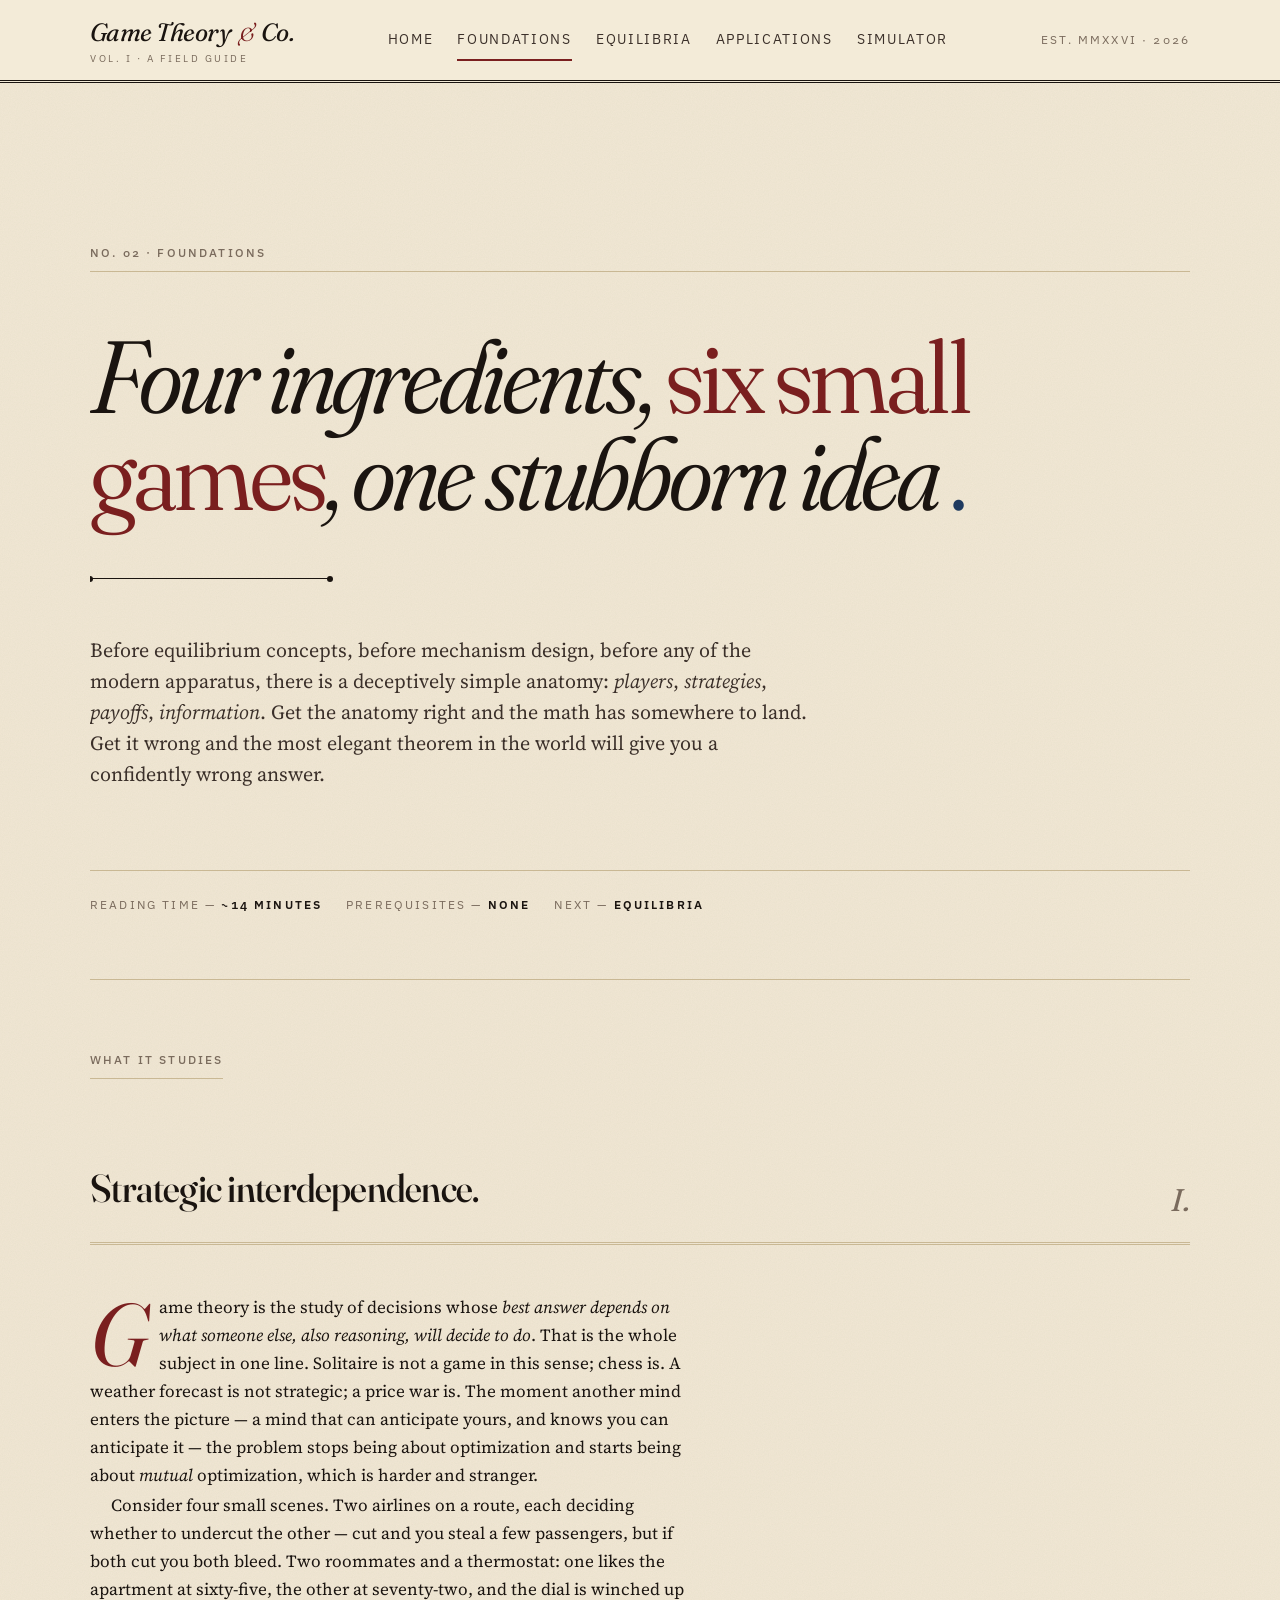
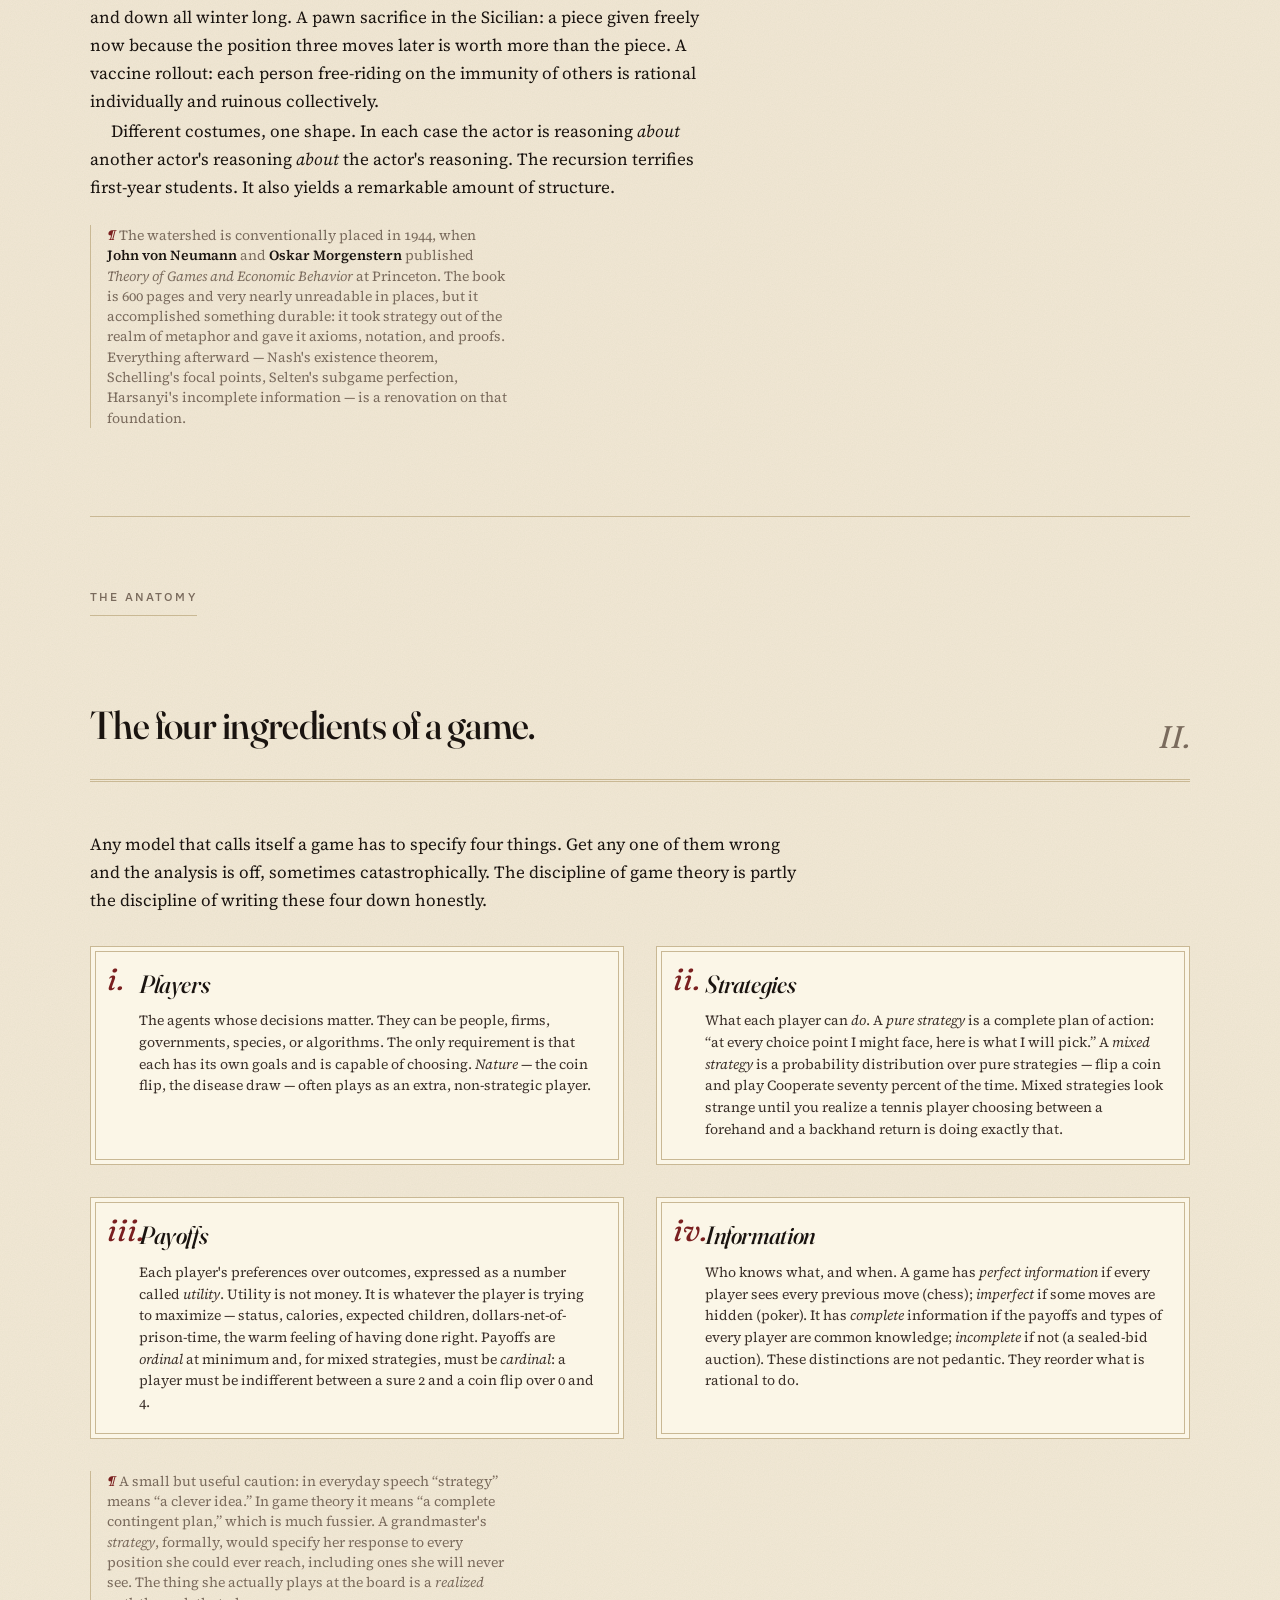
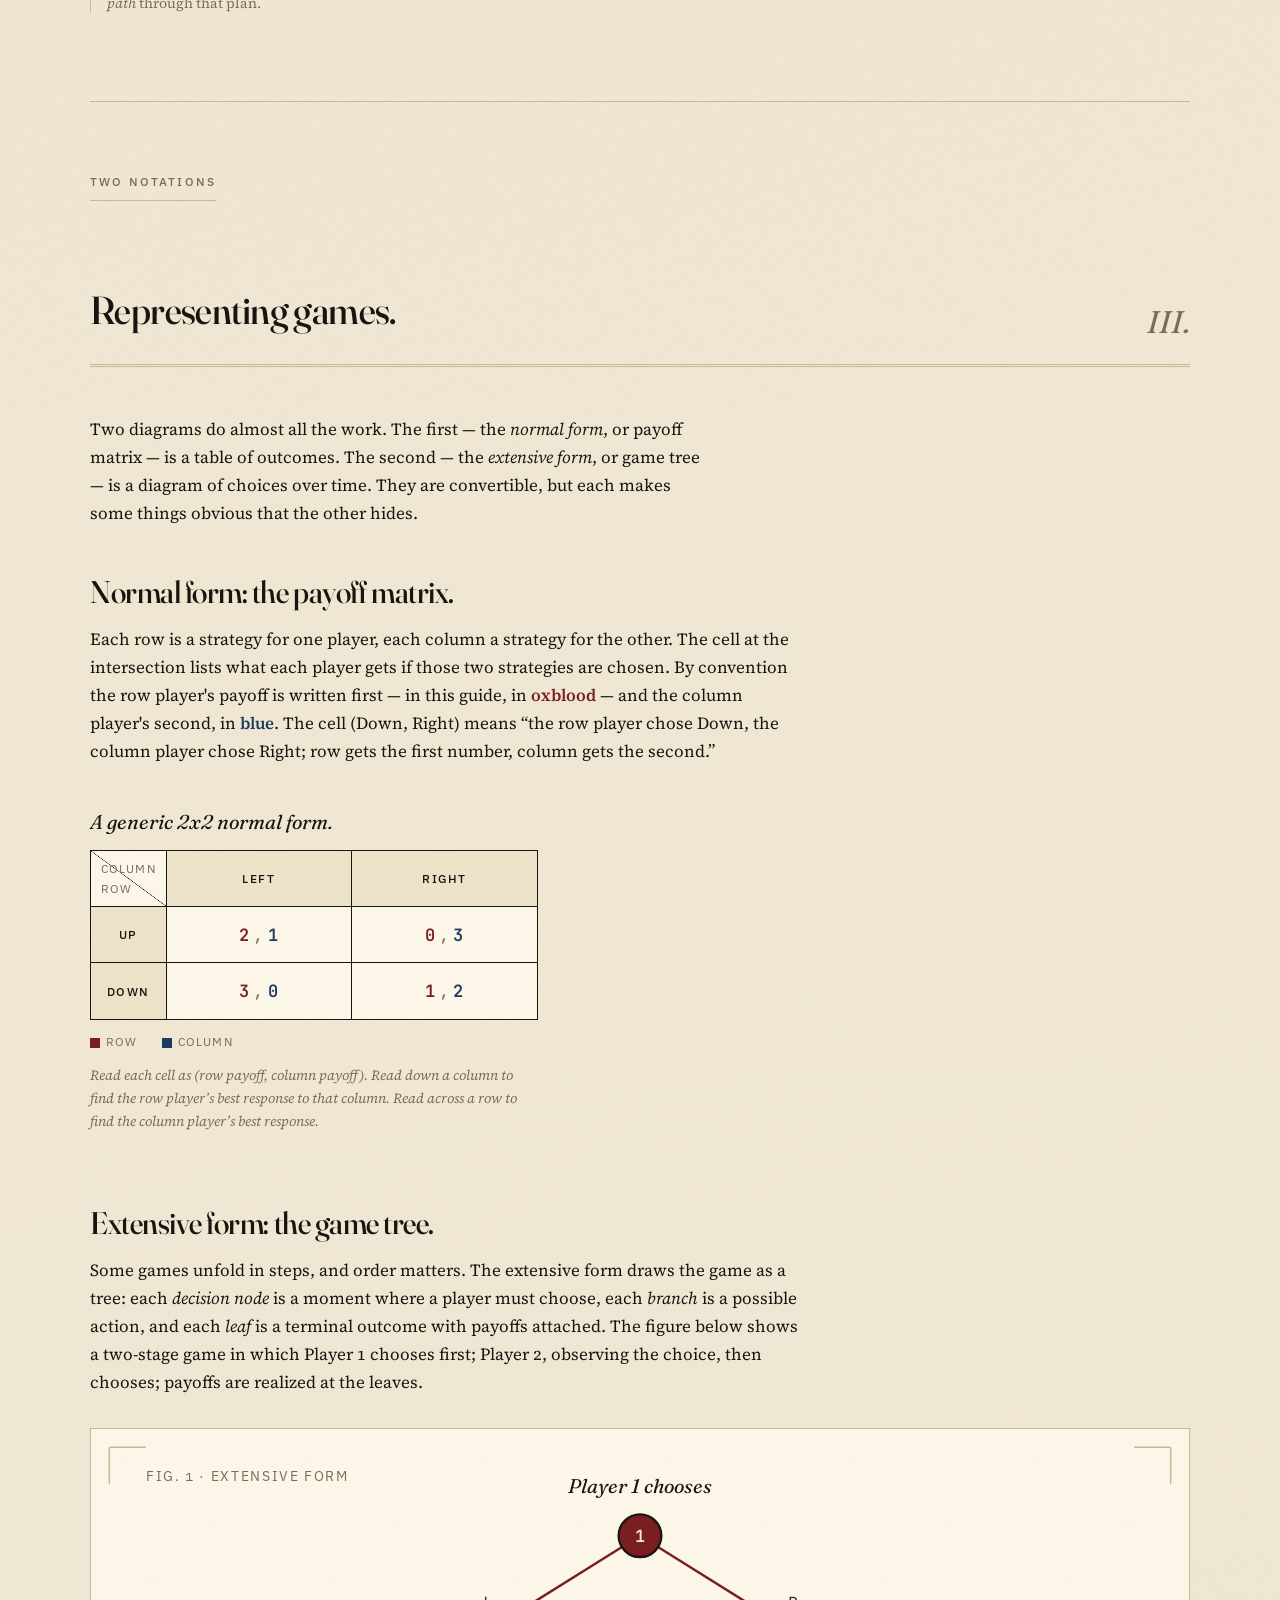
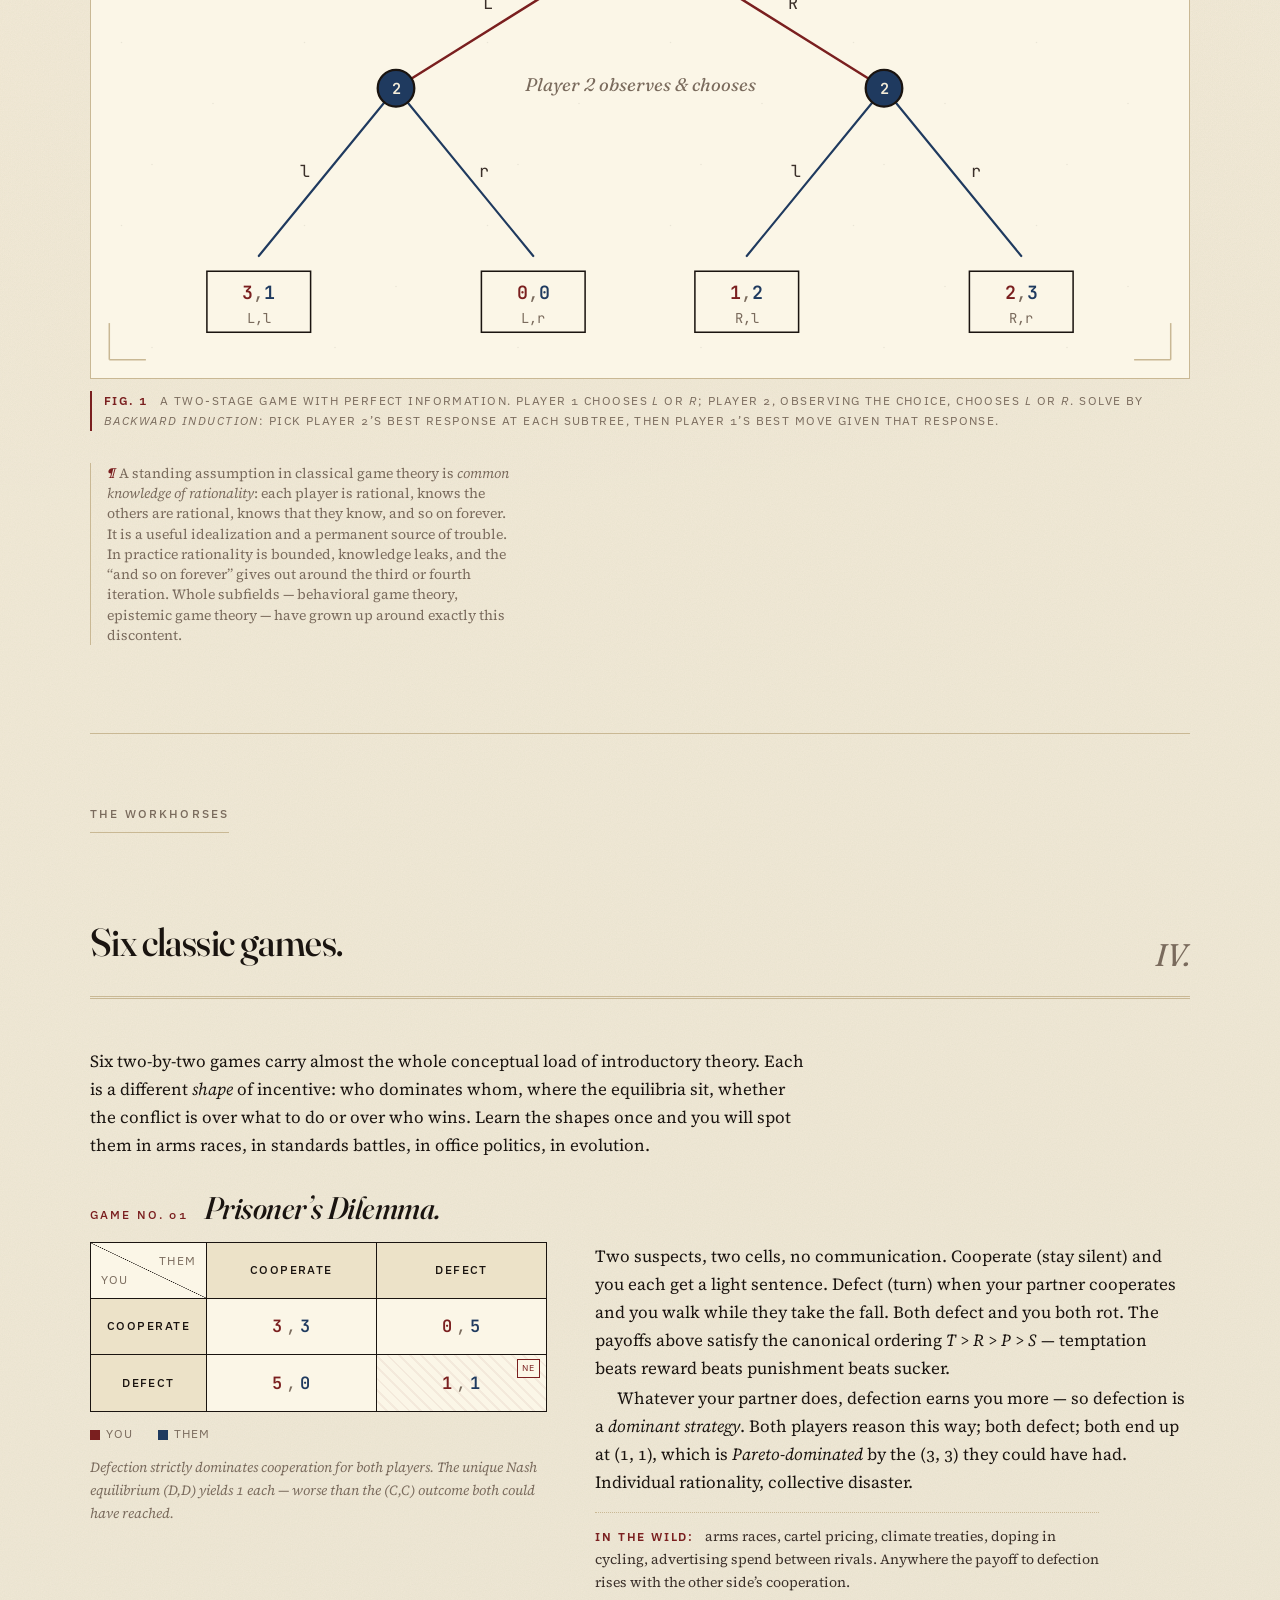
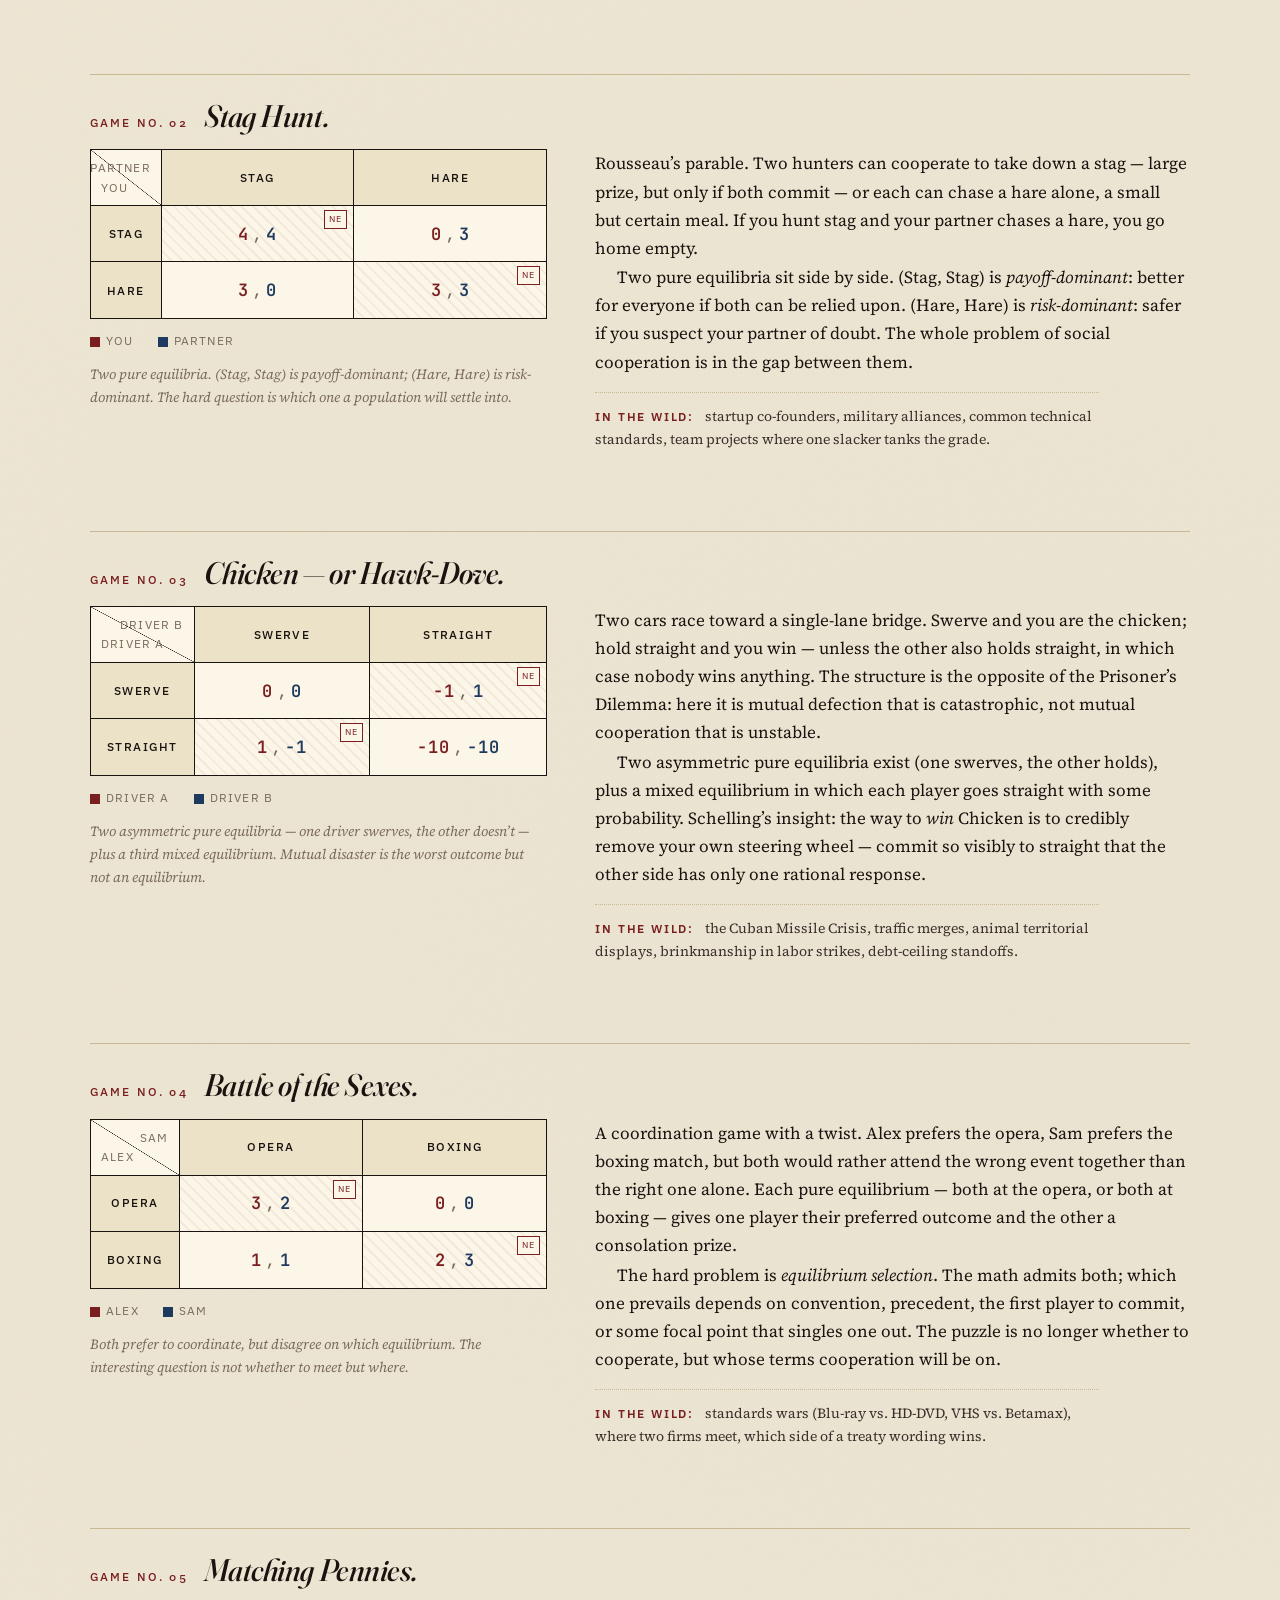
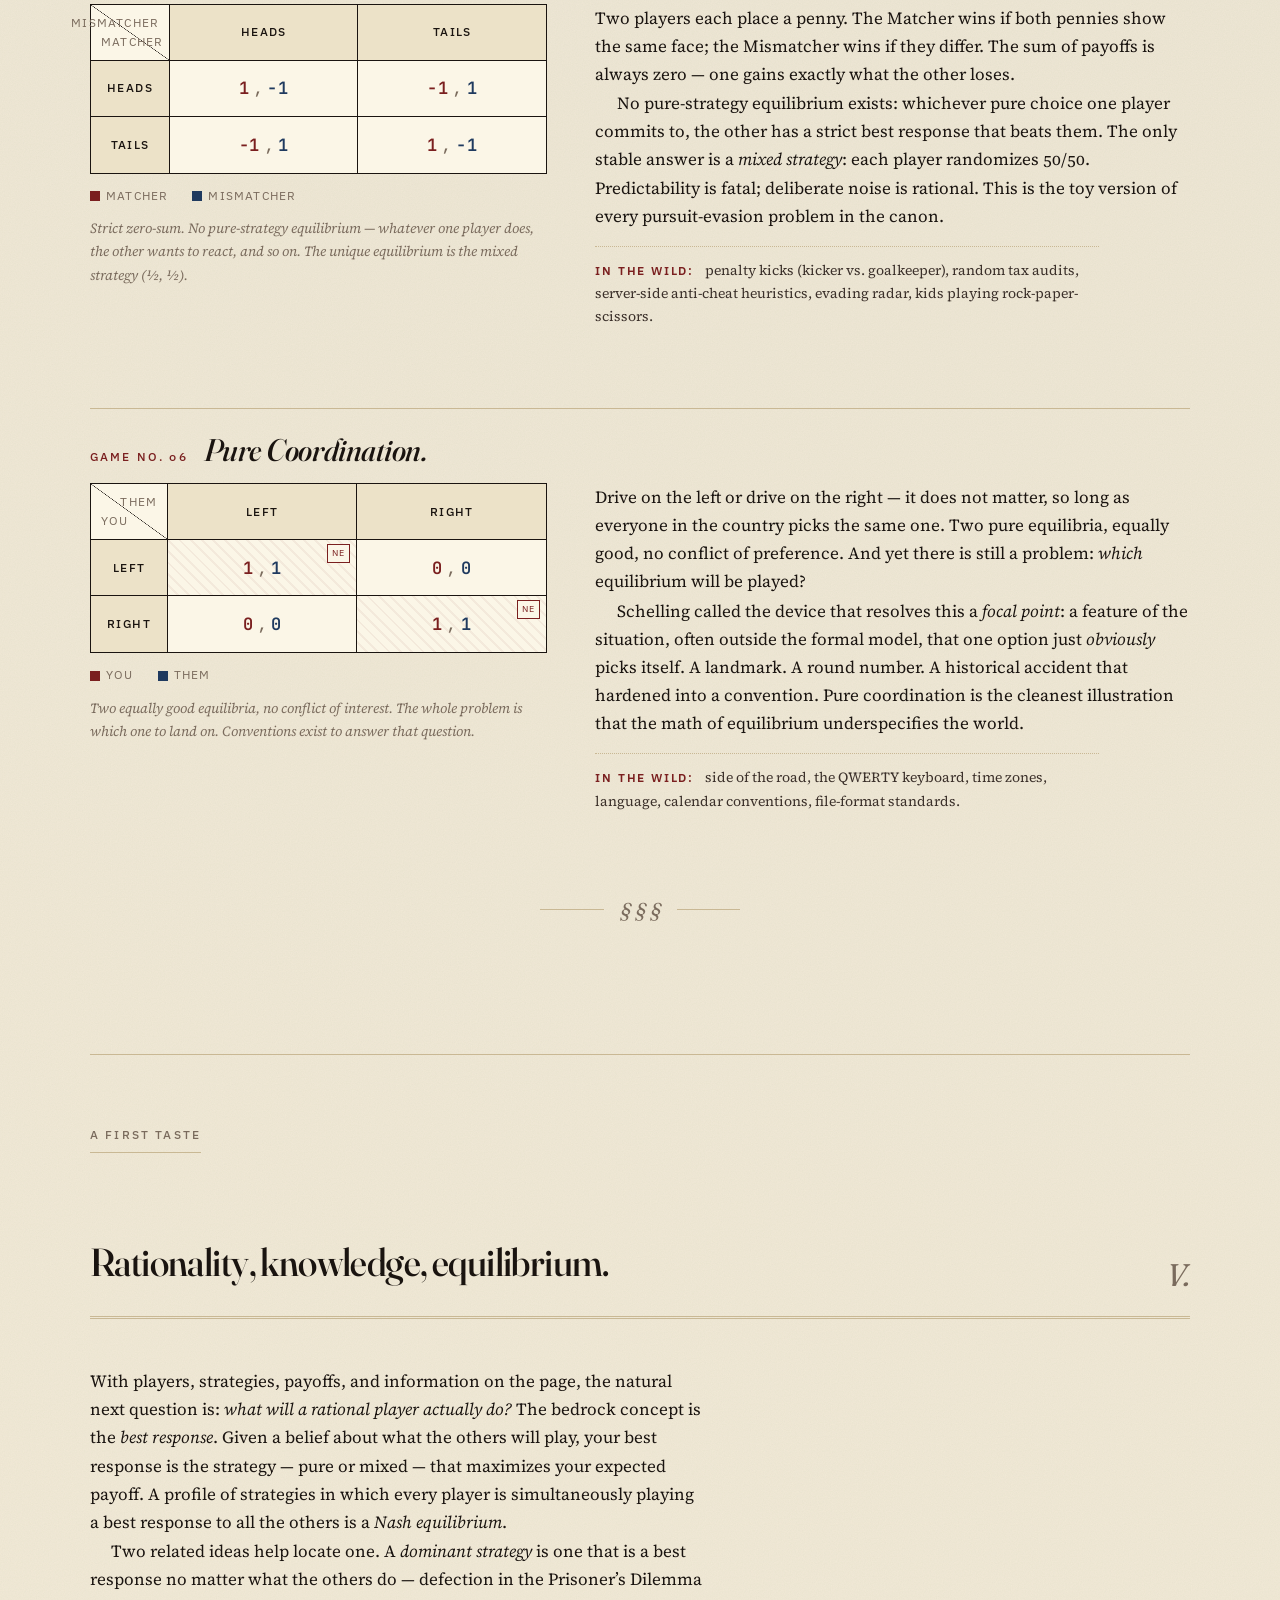
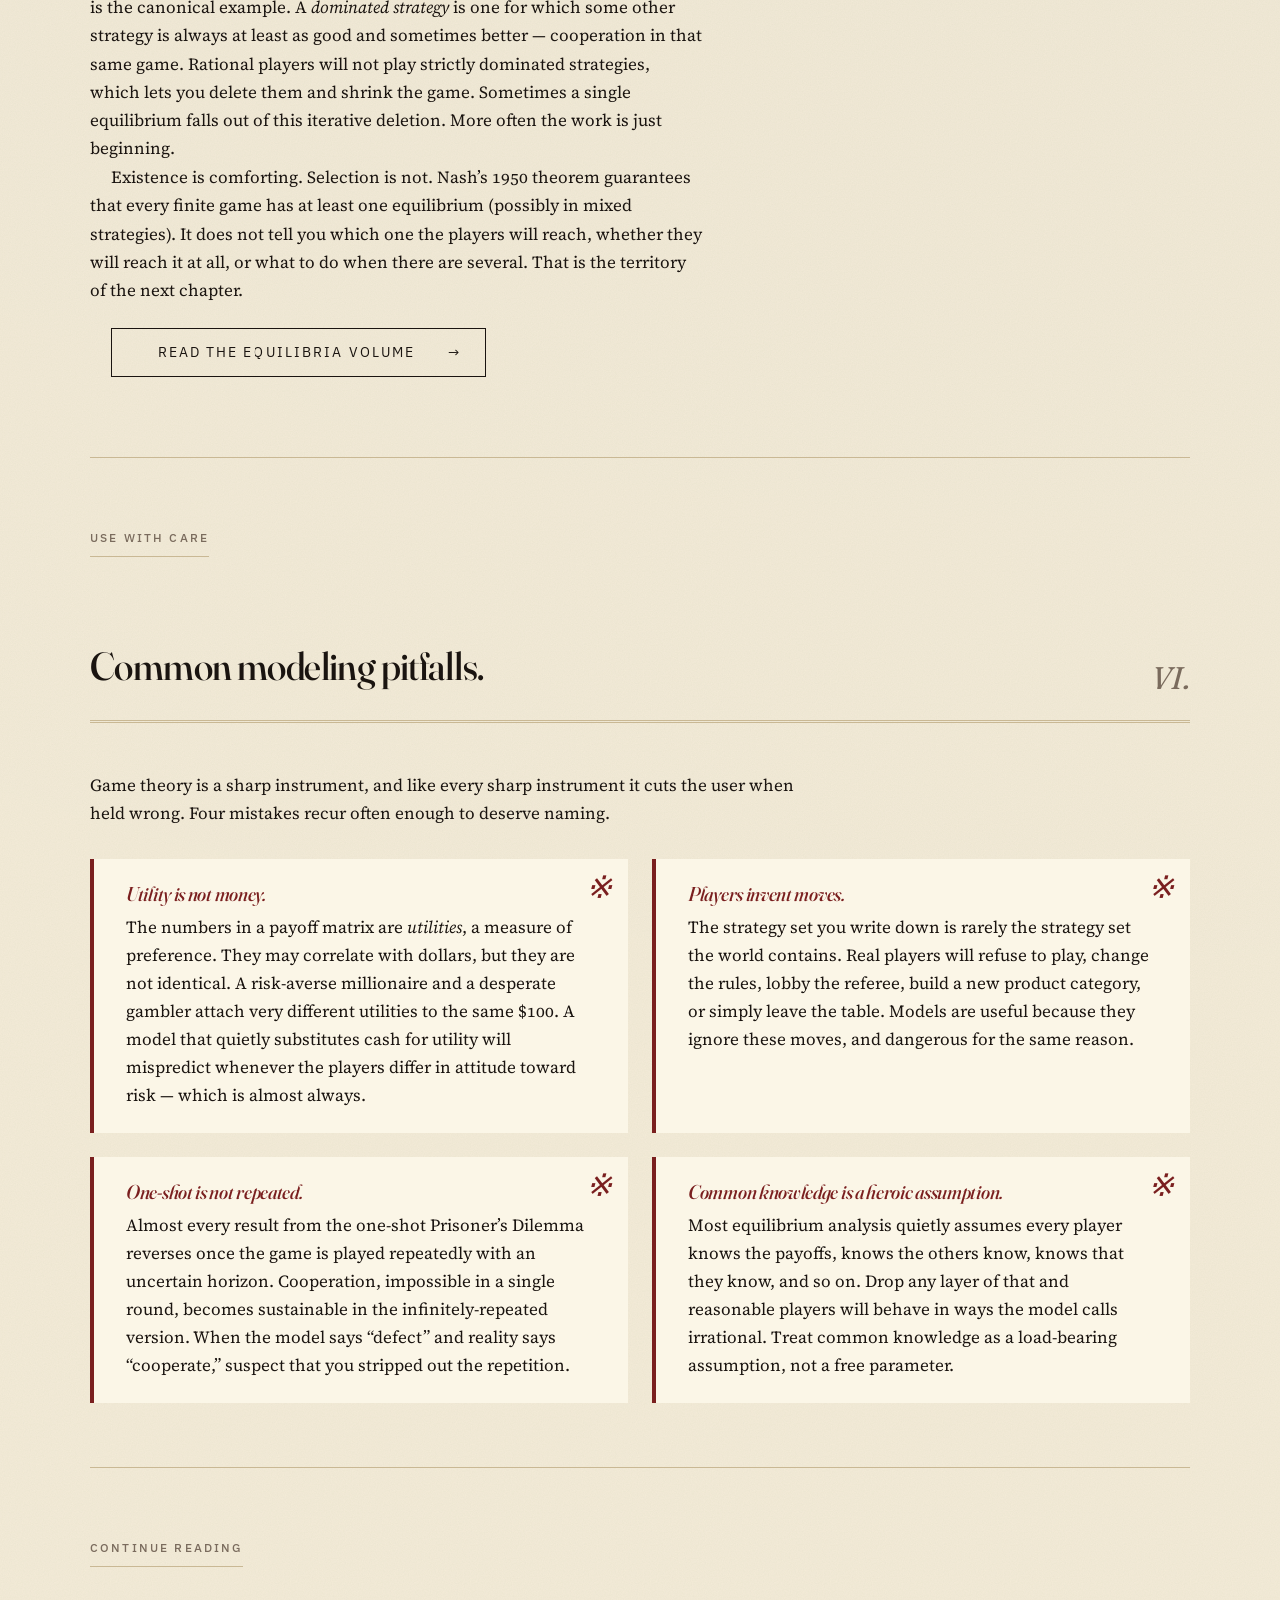
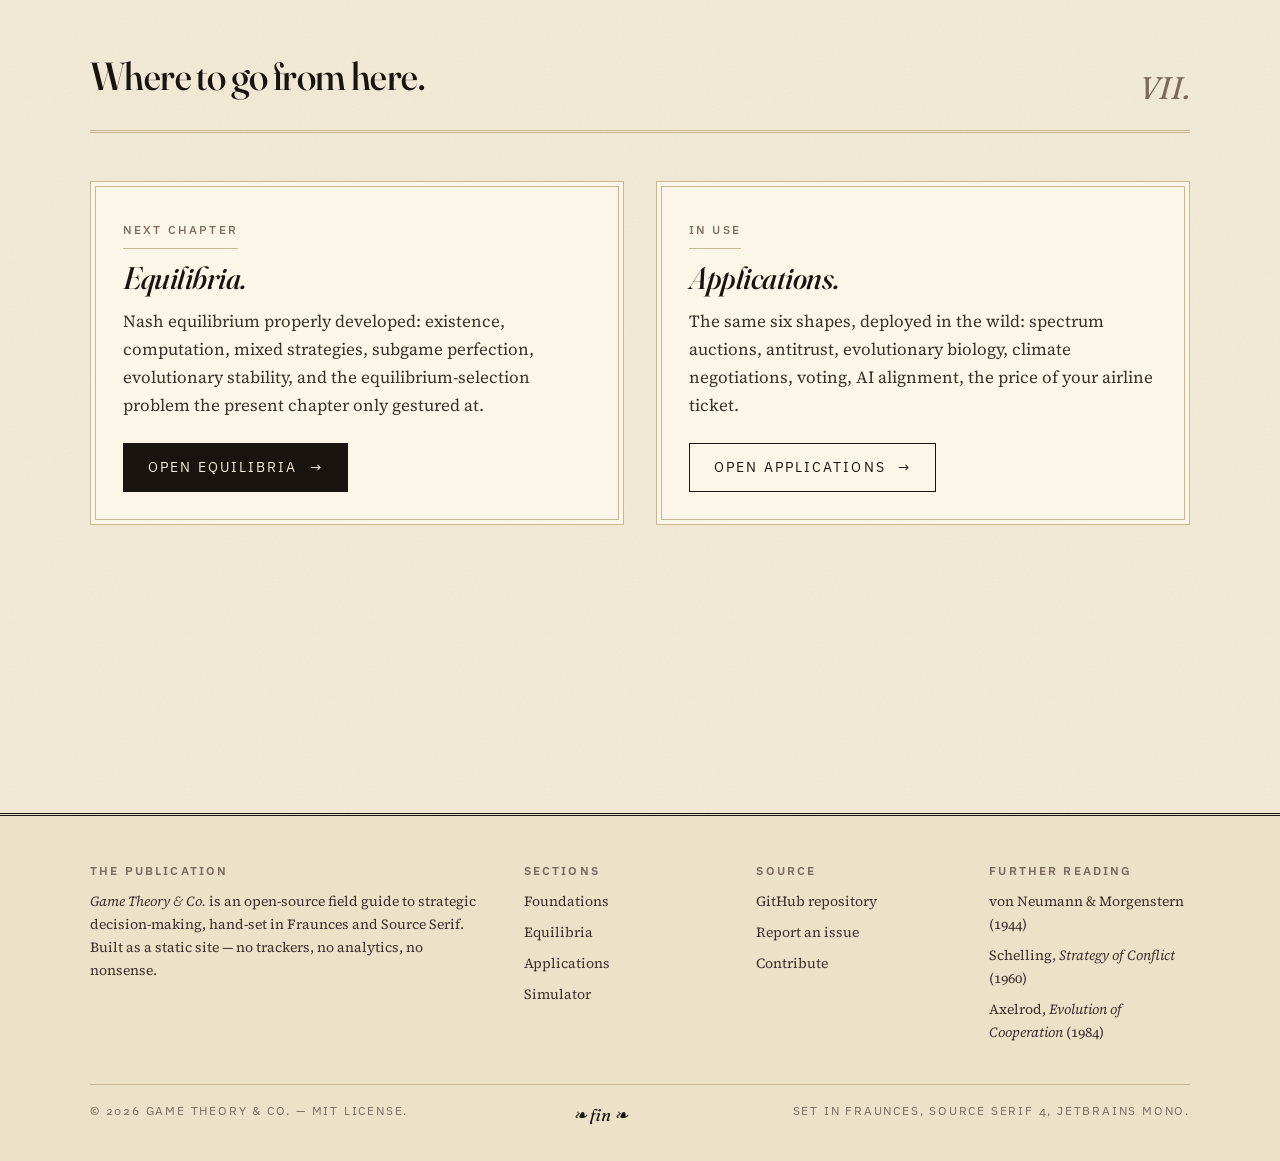
<file: docs/foundations.html>
<!doctype html>
<html lang="en">
<head>
  <meta charset="utf-8" />
  <meta name="viewport" content="width=device-width, initial-scale=1" />
  <title>Foundations &mdash; Game Theory &amp; Co.</title>
  <meta name="description" content="The four ingredients of a game, how to represent one, and six classic two-player games every strategist should know cold." />
  <meta name="theme-color" content="#f4ecd8" />

  <link rel="preconnect" href="https://fonts.googleapis.com" />
  <link rel="preconnect" href="https://fonts.gstatic.com" crossorigin />
  <link href="https://fonts.googleapis.com/css2?family=Fraunces:ital,opsz,wght,SOFT@0,9..144,300..700,0..100;1,9..144,300..700,0..100&family=Source+Serif+4:ital,opsz,wght@0,8..60,300..700;1,8..60,300..700&family=JetBrains+Mono:wght@400;600&family=IBM+Plex+Sans:wght@400;500;600&display=swap" rel="stylesheet" />

  <link rel="stylesheet" href="assets/css/main.css" />
  <link rel="stylesheet" href="assets/css/foundations.css" />
  <script defer src="assets/js/main.js"></script>
</head>
<body>

<!-- ============================================================
     MASTHEAD
     ============================================================ -->
<header class="masthead" role="banner">
  <div class="wrap masthead-inner">
    <a href="index.html" class="brand" aria-label="Game Theory &amp; Co. &mdash; home">
      Game Theory <span class="amp">&amp;</span> Co.
      <small>Vol. I &middot; A Field Guide</small>
    </a>
    <nav class="primary" aria-label="Primary">
      <a href="index.html">Home</a>
      <a href="foundations.html">Foundations</a>
      <a href="equilibria.html">Equilibria</a>
      <a href="applications.html">Applications</a>
      <a href="simulator.html">Simulator</a>
    </nav>
    <div class="issue-meta" aria-hidden="true">
      Est. MMXXVI &middot; <span data-year>2026</span>
    </div>
    <button class="nav-toggle" aria-expanded="false" aria-controls="primary-nav">Menu</button>
  </div>
</header>

<main id="main">

  <!-- ============================================================
       HERO
       ============================================================ -->
  <section class="hero wrap" aria-labelledby="hero-title">
    <div class="hero-grid">
      <span class="eyebrow">No. 02 &middot; Foundations</span>
      <h1 id="hero-title" class="hero-title reveal in">
        Four ingredients, <span class="accent">six small games</span>, one stubborn idea<span class="ornament">.</span>
      </h1>
      <div class="hero-rule" aria-hidden="true"></div>
      <p class="lede reveal in">
        Before equilibrium concepts, before mechanism design, before any of the modern apparatus, there is a deceptively simple anatomy: <em>players</em>, <em>strategies</em>, <em>payoffs</em>, <em>information</em>. Get the anatomy right and the math has somewhere to land. Get it wrong and the most elegant theorem in the world will give you a confidently wrong answer.
      </p>
      <div class="hero-meta">
        <span>Reading time &mdash; <strong>~14 minutes</strong></span>
        <span>Prerequisites &mdash; <strong>None</strong></span>
        <span>Next &mdash; <strong>Equilibria</strong></span>
      </div>
    </div>
  </section>

  <!-- ============================================================
       I. WHAT GAME THEORY STUDIES
       ============================================================ -->
  <section class="wrap" aria-labelledby="sec-1">
    <div class="section-head">
      <div>
        <span class="eyebrow">What it studies</span>
        <h2 id="sec-1">Strategic interdependence.</h2>
      </div>
      <span class="roman" aria-hidden="true">I.</span>
    </div>

    <div class="wrap-narrow" style="margin-inline:0;">
      <p class="dropcap">
        Game theory is the study of decisions whose <em>best answer depends on what someone else, also reasoning, will decide to do</em>. That is the whole subject in one line. Solitaire is not a game in this sense; chess is. A weather forecast is not strategic; a price war is. The moment another mind enters the picture &mdash; a mind that can anticipate yours, and knows you can anticipate it &mdash; the problem stops being about optimization and starts being about <em>mutual</em> optimization, which is harder and stranger.
      </p>
      <p>
        Consider four small scenes. Two airlines on a route, each deciding whether to undercut the other &mdash; cut and you steal a few passengers, but if both cut you both bleed. Two roommates and a thermostat: one likes the apartment at sixty-five, the other at seventy-two, and the dial is winched up and down all winter long. A pawn sacrifice in the Sicilian: a piece given freely now because the position three moves later is worth more than the piece. A vaccine rollout: each person free-riding on the immunity of others is rational individually and ruinous collectively.
      </p>
      <p>
        Different costumes, one shape. In each case the actor is reasoning <em>about</em> another actor's reasoning <em>about</em> the actor's reasoning. The recursion terrifies first-year students. It also yields a remarkable amount of structure.
      </p>

      <aside class="sidenote">
        <span class="marker">&para;</span> The watershed is conventionally placed in 1944, when <strong>John von Neumann</strong> and <strong>Oskar Morgenstern</strong> published <em>Theory of Games and Economic Behavior</em> at Princeton. The book is 600 pages and very nearly unreadable in places, but it accomplished something durable: it took strategy out of the realm of metaphor and gave it axioms, notation, and proofs. Everything afterward &mdash; Nash's existence theorem, Schelling's focal points, Selten's subgame perfection, Harsanyi's incomplete information &mdash; is a renovation on that foundation.
      </aside>
    </div>
  </section>

  <!-- ============================================================
       II. THE FOUR INGREDIENTS
       ============================================================ -->
  <section class="wrap" aria-labelledby="sec-2">
    <div class="section-head">
      <div>
        <span class="eyebrow">The anatomy</span>
        <h2 id="sec-2">The four ingredients of a game.</h2>
      </div>
      <span class="roman" aria-hidden="true">II.</span>
    </div>

    <p style="max-width:42em;">
      Any model that calls itself a game has to specify four things. Get any one of them wrong and the analysis is off, sometimes catastrophically. The discipline of game theory is partly the discipline of writing these four down honestly.
    </p>

    <div class="ingredients">
      <article class="ingredient">
        <span class="ingredient-num">i.</span>
        <h3>Players</h3>
        <p>The agents whose decisions matter. They can be people, firms, governments, species, or algorithms. The only requirement is that each has its own goals and is capable of choosing. <em>Nature</em> &mdash; the coin flip, the disease draw &mdash; often plays as an extra, non-strategic player.</p>
      </article>

      <article class="ingredient">
        <span class="ingredient-num">ii.</span>
        <h3>Strategies</h3>
        <p>What each player can <em>do</em>. A <em>pure strategy</em> is a complete plan of action: &ldquo;at every choice point I might face, here is what I will pick.&rdquo; A <em>mixed strategy</em> is a probability distribution over pure strategies &mdash; flip a coin and play Cooperate seventy percent of the time. Mixed strategies look strange until you realize a tennis player choosing between a forehand and a backhand return is doing exactly that.</p>
      </article>

      <article class="ingredient">
        <span class="ingredient-num">iii.</span>
        <h3>Payoffs</h3>
        <p>Each player's preferences over outcomes, expressed as a number called <em>utility</em>. Utility is not money. It is whatever the player is trying to maximize &mdash; status, calories, expected children, dollars-net-of-prison-time, the warm feeling of having done right. Payoffs are <em>ordinal</em> at minimum and, for mixed strategies, must be <em>cardinal</em>: a player must be indifferent between a sure 2 and a coin flip over 0 and 4.</p>
      </article>

      <article class="ingredient">
        <span class="ingredient-num">iv.</span>
        <h3>Information</h3>
        <p>Who knows what, and when. A game has <em>perfect information</em> if every player sees every previous move (chess); <em>imperfect</em> if some moves are hidden (poker). It has <em>complete</em> information if the payoffs and types of every player are common knowledge; <em>incomplete</em> if not (a sealed-bid auction). These distinctions are not pedantic. They reorder what is rational to do.</p>
      </article>
    </div>

    <aside class="sidenote" style="margin-top:var(--s-6);">
      <span class="marker">&para;</span> A small but useful caution: in everyday speech &ldquo;strategy&rdquo; means &ldquo;a clever idea.&rdquo; In game theory it means &ldquo;a complete contingent plan,&rdquo; which is much fussier. A grandmaster's <em>strategy</em>, formally, would specify her response to every position she could ever reach, including ones she will never see. The thing she actually plays at the board is a <em>realized path</em> through that plan.
    </aside>
  </section>

  <!-- ============================================================
       III. REPRESENTING GAMES
       ============================================================ -->
  <section class="wrap" aria-labelledby="sec-3">
    <div class="section-head">
      <div>
        <span class="eyebrow">Two notations</span>
        <h2 id="sec-3">Representing games.</h2>
      </div>
      <span class="roman" aria-hidden="true">III.</span>
    </div>

    <div class="wrap-narrow" style="margin-inline:0;">
      <p>
        Two diagrams do almost all the work. The first &mdash; the <em>normal form</em>, or payoff matrix &mdash; is a table of outcomes. The second &mdash; the <em>extensive form</em>, or game tree &mdash; is a diagram of choices over time. They are convertible, but each makes some things obvious that the other hides.
      </p>
    </div>

    <h3 style="margin-top:var(--s-7);">Normal form: the payoff matrix.</h3>
    <p style="max-width:42em;">
      Each row is a strategy for one player, each column a strategy for the other. The cell at the intersection lists what each player gets if those two strategies are chosen. By convention the row player's payoff is written first &mdash; in this guide, in <span style="color:var(--accent);font-weight:600;">oxblood</span> &mdash; and the column player's second, in <span style="color:var(--accent-2);font-weight:600;">blue</span>. The cell (Down, Right) means &ldquo;the row player chose Down, the column player chose Right; row gets the first number, column gets the second.&rdquo;
    </p>

    <div class="payoff" data-payoff='{
      "title":"A generic 2x2 normal form.",
      "rowLabel":"Row","colLabel":"Column",
      "rowStrats":["Up","Down"],
      "colStrats":["Left","Right"],
      "cells":[[[2,1],[0,3]],[[3,0],[1,2]]],
      "caption":"Read each cell as (row payoff, column payoff). Read down a column to find the row player’s best response to that column. Read across a row to find the column player’s best response."
    }'></div>

    <h3 style="margin-top:var(--s-7);">Extensive form: the game tree.</h3>
    <p style="max-width:42em;">
      Some games unfold in steps, and order matters. The extensive form draws the game as a tree: each <em>decision node</em> is a moment where a player must choose, each <em>branch</em> is a possible action, and each <em>leaf</em> is a terminal outcome with payoffs attached. The figure below shows a two-stage game in which Player 1 chooses first; Player 2, observing the choice, then chooses; payoffs are realized at the leaves.
    </p>

    <figure class="fig fig-tree">
      <svg viewBox="0 0 720 360" role="img" aria-label="Two-stage extensive-form game tree" xmlns="http://www.w3.org/2000/svg">
        <defs>
          <pattern id="tree-paper" width="120" height="120" patternUnits="userSpaceOnUse">
            <rect width="120" height="120" fill="transparent"/>
            <circle cx="20" cy="20" r="0.5" fill="rgba(26,20,16,0.08)"/>
            <circle cx="80" cy="60" r="0.5" fill="rgba(26,20,16,0.08)"/>
            <circle cx="40" cy="100" r="0.5" fill="rgba(26,20,16,0.08)"/>
          </pattern>
        </defs>
        <rect width="720" height="360" fill="url(#tree-paper)"/>

        <!-- Decorative frame ticks -->
        <g stroke="#c9b894" stroke-width="1" fill="none">
          <line x1="12" y1="12" x2="36" y2="12"/>
          <line x1="12" y1="12" x2="12" y2="36"/>
          <line x1="708" y1="12" x2="684" y2="12"/>
          <line x1="708" y1="12" x2="708" y2="36"/>
          <line x1="12" y1="348" x2="36" y2="348"/>
          <line x1="12" y1="348" x2="12" y2="324"/>
          <line x1="708" y1="348" x2="684" y2="348"/>
          <line x1="708" y1="348" x2="708" y2="324"/>
        </g>

        <!-- Branches: Player 1 (oxblood) -->
        <g stroke="#7a1f1f" stroke-width="1.6" fill="none" stroke-linecap="round">
          <path d="M 360 70 L 200 170" />
          <path d="M 360 70 L 520 170" />
        </g>
        <!-- Branches: Player 2 (blue) -->
        <g stroke="#1f3a5f" stroke-width="1.4" fill="none" stroke-linecap="round">
          <path d="M 200 170 L 110 280" />
          <path d="M 200 170 L 290 280" />
          <path d="M 520 170 L 430 280" />
          <path d="M 520 170 L 610 280" />
        </g>

        <!-- Action labels -->
        <g font-family="JetBrains Mono, monospace" font-size="11" fill="#3b302a">
          <text x="260" y="118" text-anchor="middle">L</text>
          <text x="460" y="118" text-anchor="middle">R</text>
          <text x="140" y="228" text-anchor="middle">l</text>
          <text x="258" y="228" text-anchor="middle">r</text>
          <text x="462" y="228" text-anchor="middle">l</text>
          <text x="580" y="228" text-anchor="middle">r</text>
        </g>

        <!-- Root node (Player 1) -->
        <g>
          <circle cx="360" cy="70" r="14" fill="#7a1f1f" stroke="#1a1410" stroke-width="1.5"/>
          <text x="360" y="74" text-anchor="middle" font-family="JetBrains Mono, monospace" font-size="11" fill="#f4ecd8" font-weight="600">1</text>
          <text x="360" y="42" text-anchor="middle" font-family="Fraunces, serif" font-style="italic" font-size="13" fill="#1a1410">Player 1 chooses</text>
        </g>

        <!-- Player 2 nodes -->
        <g>
          <circle cx="200" cy="170" r="12" fill="#1f3a5f" stroke="#1a1410" stroke-width="1.5"/>
          <text x="200" y="174" text-anchor="middle" font-family="JetBrains Mono, monospace" font-size="10" fill="#f4ecd8" font-weight="600">2</text>
          <circle cx="520" cy="170" r="12" fill="#1f3a5f" stroke="#1a1410" stroke-width="1.5"/>
          <text x="520" y="174" text-anchor="middle" font-family="JetBrains Mono, monospace" font-size="10" fill="#f4ecd8" font-weight="600">2</text>
        </g>

        <!-- Information-set hint (P2 observes; so the two P2 nodes are distinct, not joined) -->
        <text x="360" y="172" text-anchor="middle" font-family="Fraunces, serif" font-style="italic" font-size="12" fill="#7a6b5d">Player 2 observes &amp; chooses</text>

        <!-- Leaves -->
        <g font-family="JetBrains Mono, monospace" font-size="12">
          <g>
            <rect x="76" y="290" width="68" height="40" fill="#fbf6e7" stroke="#1a1410" stroke-width="1"/>
            <text x="110" y="308" text-anchor="middle"><tspan fill="#7a1f1f" font-weight="600">3</tspan><tspan fill="#7a6b5d">,</tspan><tspan fill="#1f3a5f" font-weight="600">1</tspan></text>
            <text x="110" y="324" text-anchor="middle" font-size="9" fill="#7a6b5d">L,l</text>
          </g>
          <g>
            <rect x="256" y="290" width="68" height="40" fill="#fbf6e7" stroke="#1a1410" stroke-width="1"/>
            <text x="290" y="308" text-anchor="middle"><tspan fill="#7a1f1f" font-weight="600">0</tspan><tspan fill="#7a6b5d">,</tspan><tspan fill="#1f3a5f" font-weight="600">0</tspan></text>
            <text x="290" y="324" text-anchor="middle" font-size="9" fill="#7a6b5d">L,r</text>
          </g>
          <g>
            <rect x="396" y="290" width="68" height="40" fill="#fbf6e7" stroke="#1a1410" stroke-width="1"/>
            <text x="430" y="308" text-anchor="middle"><tspan fill="#7a1f1f" font-weight="600">1</tspan><tspan fill="#7a6b5d">,</tspan><tspan fill="#1f3a5f" font-weight="600">2</tspan></text>
            <text x="430" y="324" text-anchor="middle" font-size="9" fill="#7a6b5d">R,l</text>
          </g>
          <g>
            <rect x="576" y="290" width="68" height="40" fill="#fbf6e7" stroke="#1a1410" stroke-width="1"/>
            <text x="610" y="308" text-anchor="middle"><tspan fill="#7a1f1f" font-weight="600">2</tspan><tspan fill="#7a6b5d">,</tspan><tspan fill="#1f3a5f" font-weight="600">3</tspan></text>
            <text x="610" y="324" text-anchor="middle" font-size="9" fill="#7a6b5d">R,r</text>
          </g>
        </g>

        <!-- Legend -->
        <g font-family="IBM Plex Sans, sans-serif" font-size="9" letter-spacing="0.12em" fill="#7a6b5d">
          <text x="36" y="34" text-transform="uppercase">FIG. 1 &middot; EXTENSIVE FORM</text>
        </g>
      </svg>
      <figcaption><span class="num">Fig. 1</span> A two-stage game with perfect information. Player 1 chooses <em>L</em> or <em>R</em>; Player 2, observing the choice, chooses <em>l</em> or <em>r</em>. Solve by <em>backward induction</em>: pick Player 2&rsquo;s best response at each subtree, then Player 1&rsquo;s best move given that response.</figcaption>
    </figure>

    <aside class="sidenote">
      <span class="marker">&para;</span> A standing assumption in classical game theory is <em>common knowledge of rationality</em>: each player is rational, knows the others are rational, knows that they know, and so on forever. It is a useful idealization and a permanent source of trouble. In practice rationality is bounded, knowledge leaks, and the &ldquo;and so on forever&rdquo; gives out around the third or fourth iteration. Whole subfields &mdash; behavioral game theory, epistemic game theory &mdash; have grown up around exactly this discontent.
    </aside>
  </section>

  <!-- ============================================================
       IV. SIX CLASSIC GAMES
       ============================================================ -->
  <section class="wrap" aria-labelledby="sec-4">
    <div class="section-head">
      <div>
        <span class="eyebrow">The workhorses</span>
        <h2 id="sec-4">Six classic games.</h2>
      </div>
      <span class="roman" aria-hidden="true">IV.</span>
    </div>

    <p style="max-width:42em;">
      Six two-by-two games carry almost the whole conceptual load of introductory theory. Each is a different <em>shape</em> of incentive: who dominates whom, where the equilibria sit, whether the conflict is over what to do or over who wins. Learn the shapes once and you will spot them in arms races, in standards battles, in office politics, in evolution.
    </p>

    <!-- 1. Prisoner's Dilemma -->
    <article id="prisoners-dilemma" class="game-block">
      <header class="game-block-head">
        <span class="eyebrow">Game No. 01</span>
        <h3>Prisoner&rsquo;s Dilemma.</h3>
      </header>
      <div class="game-block-grid">
        <div class="payoff" data-payoff='{
          "rowLabel":"You","colLabel":"Them",
          "rowStrats":["Cooperate","Defect"],
          "colStrats":["Cooperate","Defect"],
          "cells":[[[3,3],[0,5]],[[5,0],[1,1]]],
          "equilibria":[[1,1]],
          "caption":"Defection strictly dominates cooperation for both players. The unique Nash equilibrium (D,D) yields 1 each — worse than the (C,C) outcome both could have reached."
        }'></div>
        <div class="game-block-text">
          <p>
            Two suspects, two cells, no communication. Cooperate (stay silent) and you each get a light sentence. Defect (turn) when your partner cooperates and you walk while they take the fall. Both defect and you both rot. The payoffs above satisfy the canonical ordering <em>T &gt; R &gt; P &gt; S</em> &mdash; temptation beats reward beats punishment beats sucker.
          </p>
          <p>
            Whatever your partner does, defection earns you more &mdash; so defection is a <em>dominant strategy</em>. Both players reason this way; both defect; both end up at (1, 1), which is <em>Pareto-dominated</em> by the (3, 3) they could have had. Individual rationality, collective disaster.
          </p>
          <p class="referent"><strong>In the wild:</strong> arms races, cartel pricing, climate treaties, doping in cycling, advertising spend between rivals. Anywhere the payoff to defection rises with the other side&rsquo;s cooperation.</p>
        </div>
      </div>
    </article>

    <!-- 2. Stag Hunt -->
    <article id="stag-hunt" class="game-block">
      <header class="game-block-head">
        <span class="eyebrow">Game No. 02</span>
        <h3>Stag Hunt.</h3>
      </header>
      <div class="game-block-grid">
        <div class="payoff" data-payoff='{
          "rowLabel":"You","colLabel":"Partner",
          "rowStrats":["Stag","Hare"],
          "colStrats":["Stag","Hare"],
          "cells":[[[4,4],[0,3]],[[3,0],[3,3]]],
          "equilibria":[[0,0],[1,1]],
          "caption":"Two pure equilibria. (Stag, Stag) is payoff-dominant; (Hare, Hare) is risk-dominant. The hard question is which one a population will settle into."
        }'></div>
        <div class="game-block-text">
          <p>
            Rousseau&rsquo;s parable. Two hunters can cooperate to take down a stag &mdash; large prize, but only if both commit &mdash; or each can chase a hare alone, a small but certain meal. If you hunt stag and your partner chases a hare, you go home empty.
          </p>
          <p>
            Two pure equilibria sit side by side. (Stag, Stag) is <em>payoff-dominant</em>: better for everyone if both can be relied upon. (Hare, Hare) is <em>risk-dominant</em>: safer if you suspect your partner of doubt. The whole problem of social cooperation is in the gap between them.
          </p>
          <p class="referent"><strong>In the wild:</strong> startup co-founders, military alliances, common technical standards, team projects where one slacker tanks the grade.</p>
        </div>
      </div>
    </article>

    <!-- 3. Chicken -->
    <article id="chicken" class="game-block">
      <header class="game-block-head">
        <span class="eyebrow">Game No. 03</span>
        <h3>Chicken &mdash; or Hawk-Dove.</h3>
      </header>
      <div class="game-block-grid">
        <div class="payoff" data-payoff='{
          "rowLabel":"Driver A","colLabel":"Driver B",
          "rowStrats":["Swerve","Straight"],
          "colStrats":["Swerve","Straight"],
          "cells":[[[0,0],[-1,1]],[[1,-1],[-10,-10]]],
          "equilibria":[[0,1],[1,0]],
          "caption":"Two asymmetric pure equilibria — one driver swerves, the other doesn’t — plus a third mixed equilibrium. Mutual disaster is the worst outcome but not an equilibrium."
        }'></div>
        <div class="game-block-text">
          <p>
            Two cars race toward a single-lane bridge. Swerve and you are the chicken; hold straight and you win &mdash; unless the other also holds straight, in which case nobody wins anything. The structure is the opposite of the Prisoner&rsquo;s Dilemma: here it is mutual defection that is catastrophic, not mutual cooperation that is unstable.
          </p>
          <p>
            Two asymmetric pure equilibria exist (one swerves, the other holds), plus a mixed equilibrium in which each player goes straight with some probability. Schelling&rsquo;s insight: the way to <em>win</em> Chicken is to credibly remove your own steering wheel &mdash; commit so visibly to straight that the other side has only one rational response.
          </p>
          <p class="referent"><strong>In the wild:</strong> the Cuban Missile Crisis, traffic merges, animal territorial displays, brinkmanship in labor strikes, debt-ceiling standoffs.</p>
        </div>
      </div>
    </article>

    <!-- 4. Battle of the Sexes -->
    <article id="battle-of-the-sexes" class="game-block">
      <header class="game-block-head">
        <span class="eyebrow">Game No. 04</span>
        <h3>Battle of the Sexes.</h3>
      </header>
      <div class="game-block-grid">
        <div class="payoff" data-payoff='{
          "rowLabel":"Alex","colLabel":"Sam",
          "rowStrats":["Opera","Boxing"],
          "colStrats":["Opera","Boxing"],
          "cells":[[[3,2],[0,0]],[[1,1],[2,3]]],
          "equilibria":[[0,0],[1,1]],
          "caption":"Both prefer to coordinate, but disagree on which equilibrium. The interesting question is not whether to meet but where."
        }'></div>
        <div class="game-block-text">
          <p>
            A coordination game with a twist. Alex prefers the opera, Sam prefers the boxing match, but both would rather attend the wrong event together than the right one alone. Each pure equilibrium &mdash; both at the opera, or both at boxing &mdash; gives one player their preferred outcome and the other a consolation prize.
          </p>
          <p>
            The hard problem is <em>equilibrium selection</em>. The math admits both; which one prevails depends on convention, precedent, the first player to commit, or some focal point that singles one out. The puzzle is no longer whether to cooperate, but whose terms cooperation will be on.
          </p>
          <p class="referent"><strong>In the wild:</strong> standards wars (Blu-ray vs. HD-DVD, VHS vs. Betamax), where two firms meet, which side of a treaty wording wins.</p>
        </div>
      </div>
    </article>

    <!-- 5. Matching Pennies -->
    <article id="matching-pennies" class="game-block">
      <header class="game-block-head">
        <span class="eyebrow">Game No. 05</span>
        <h3>Matching Pennies.</h3>
      </header>
      <div class="game-block-grid">
        <div class="payoff" data-payoff='{
          "rowLabel":"Matcher","colLabel":"Mismatcher",
          "rowStrats":["Heads","Tails"],
          "colStrats":["Heads","Tails"],
          "cells":[[[1,-1],[-1,1]],[[-1,1],[1,-1]]],
          "caption":"Strict zero-sum. No pure-strategy equilibrium — whatever one player does, the other wants to react, and so on. The unique equilibrium is the mixed strategy (½, ½)."
        }'></div>
        <div class="game-block-text">
          <p>
            Two players each place a penny. The Matcher wins if both pennies show the same face; the Mismatcher wins if they differ. The sum of payoffs is always zero &mdash; one gains exactly what the other loses.
          </p>
          <p>
            No pure-strategy equilibrium exists: whichever pure choice one player commits to, the other has a strict best response that beats them. The only stable answer is a <em>mixed strategy</em>: each player randomizes 50/50. Predictability is fatal; deliberate noise is rational. This is the toy version of every pursuit-evasion problem in the canon.
          </p>
          <p class="referent"><strong>In the wild:</strong> penalty kicks (kicker vs. goalkeeper), random tax audits, server-side anti-cheat heuristics, evading radar, kids playing rock-paper-scissors.</p>
        </div>
      </div>
    </article>

    <!-- 6. Pure Coordination -->
    <article id="pure-coordination" class="game-block">
      <header class="game-block-head">
        <span class="eyebrow">Game No. 06</span>
        <h3>Pure Coordination.</h3>
      </header>
      <div class="game-block-grid">
        <div class="payoff" data-payoff='{
          "rowLabel":"You","colLabel":"Them",
          "rowStrats":["Left","Right"],
          "colStrats":["Left","Right"],
          "cells":[[[1,1],[0,0]],[[0,0],[1,1]]],
          "equilibria":[[0,0],[1,1]],
          "caption":"Two equally good equilibria, no conflict of interest. The whole problem is which one to land on. Conventions exist to answer that question."
        }'></div>
        <div class="game-block-text">
          <p>
            Drive on the left or drive on the right &mdash; it does not matter, so long as everyone in the country picks the same one. Two pure equilibria, equally good, no conflict of preference. And yet there is still a problem: <em>which</em> equilibrium will be played?
          </p>
          <p>
            Schelling called the device that resolves this a <em>focal point</em>: a feature of the situation, often outside the formal model, that one option just <em>obviously</em> picks itself. A landmark. A round number. A historical accident that hardened into a convention. Pure coordination is the cleanest illustration that the math of equilibrium underspecifies the world.
          </p>
          <p class="referent"><strong>In the wild:</strong> side of the road, the QWERTY keyboard, time zones, language, calendar conventions, file-format standards.</p>
        </div>
      </div>
    </article>

    <div class="ornament-divider" aria-hidden="true">&sect; &sect; &sect;</div>
  </section>

  <!-- ============================================================
       V. RATIONALITY & EQUILIBRIUM (TEASER)
       ============================================================ -->
  <section class="wrap" aria-labelledby="sec-5">
    <div class="section-head">
      <div>
        <span class="eyebrow">A first taste</span>
        <h2 id="sec-5">Rationality, knowledge, equilibrium.</h2>
      </div>
      <span class="roman" aria-hidden="true">V.</span>
    </div>

    <div class="wrap-narrow" style="margin-inline:0;">
      <p>
        With players, strategies, payoffs, and information on the page, the natural next question is: <em>what will a rational player actually do?</em> The bedrock concept is the <em>best response</em>. Given a belief about what the others will play, your best response is the strategy &mdash; pure or mixed &mdash; that maximizes your expected payoff. A profile of strategies in which every player is simultaneously playing a best response to all the others is a <em>Nash equilibrium</em>.
      </p>
      <p>
        Two related ideas help locate one. A <em>dominant strategy</em> is one that is a best response no matter what the others do &mdash; defection in the Prisoner&rsquo;s Dilemma is the canonical example. A <em>dominated strategy</em> is one for which some other strategy is always at least as good and sometimes better &mdash; cooperation in that same game. Rational players will not play strictly dominated strategies, which lets you delete them and shrink the game. Sometimes a single equilibrium falls out of this iterative deletion. More often the work is just beginning.
      </p>
      <p>
        Existence is comforting. Selection is not. Nash&rsquo;s 1950 theorem guarantees that every finite game has at least one equilibrium (possibly in mixed strategies). It does not tell you which one the players will reach, whether they will reach it at all, or what to do when there are several. That is the territory of the next chapter.
      </p>
      <p style="margin-top:var(--s-5);">
        <a class="btn" href="equilibria.html">Read the equilibria volume <span class="arrow">&rarr;</span></a>
      </p>
    </div>
  </section>

  <!-- ============================================================
       VI. PITFALLS
       ============================================================ -->
  <section class="wrap" aria-labelledby="sec-6">
    <div class="section-head">
      <div>
        <span class="eyebrow">Use with care</span>
        <h2 id="sec-6">Common modeling pitfalls.</h2>
      </div>
      <span class="roman" aria-hidden="true">VI.</span>
    </div>

    <p style="max-width:42em;">
      Game theory is a sharp instrument, and like every sharp instrument it cuts the user when held wrong. Four mistakes recur often enough to deserve naming.
    </p>

    <div class="pitfalls">
      <div class="callout callout-warn">
        <h4>Utility is not money.</h4>
        <p>The numbers in a payoff matrix are <em>utilities</em>, a measure of preference. They may correlate with dollars, but they are not identical. A risk-averse millionaire and a desperate gambler attach very different utilities to the same $100. A model that quietly substitutes cash for utility will mispredict whenever the players differ in attitude toward risk &mdash; which is almost always.</p>
      </div>
      <div class="callout callout-warn">
        <h4>Players invent moves.</h4>
        <p>The strategy set you write down is rarely the strategy set the world contains. Real players will refuse to play, change the rules, lobby the referee, build a new product category, or simply leave the table. Models are useful because they ignore these moves, and dangerous for the same reason.</p>
      </div>
      <div class="callout callout-warn">
        <h4>One-shot is not repeated.</h4>
        <p>Almost every result from the one-shot Prisoner&rsquo;s Dilemma reverses once the game is played repeatedly with an uncertain horizon. Cooperation, impossible in a single round, becomes sustainable in the infinitely-repeated version. When the model says &ldquo;defect&rdquo; and reality says &ldquo;cooperate,&rdquo; suspect that you stripped out the repetition.</p>
      </div>
      <div class="callout callout-warn">
        <h4>Common knowledge is a heroic assumption.</h4>
        <p>Most equilibrium analysis quietly assumes every player knows the payoffs, knows the others know, knows that they know, and so on. Drop any layer of that and reasonable players will behave in ways the model calls irrational. Treat common knowledge as a load-bearing assumption, not a free parameter.</p>
      </div>
    </div>
  </section>

  <!-- ============================================================
       VII. WHERE TO GO FROM HERE
       ============================================================ -->
  <section class="wrap" aria-labelledby="sec-7">
    <div class="section-head">
      <div>
        <span class="eyebrow">Continue reading</span>
        <h2 id="sec-7">Where to go from here.</h2>
      </div>
      <span class="roman" aria-hidden="true">VII.</span>
    </div>

    <div class="next-grid">
      <article class="next-card">
        <span class="eyebrow">Next chapter</span>
        <h3>Equilibria.</h3>
        <p>Nash equilibrium properly developed: existence, computation, mixed strategies, subgame perfection, evolutionary stability, and the equilibrium-selection problem the present chapter only gestured at.</p>
        <a class="btn btn-primary" href="equilibria.html">Open Equilibria <span class="arrow">&rarr;</span></a>
      </article>
      <article class="next-card">
        <span class="eyebrow">In use</span>
        <h3>Applications.</h3>
        <p>The same six shapes, deployed in the wild: spectrum auctions, antitrust, evolutionary biology, climate negotiations, voting, AI alignment, the price of your airline ticket.</p>
        <a class="btn" href="applications.html">Open Applications <span class="arrow">&rarr;</span></a>
      </article>
    </div>
  </section>

</main>

<!-- ============================================================
     COLOPHON / FOOTER
     ============================================================ -->
<footer class="colophon" role="contentinfo">
  <div class="wrap">
    <div class="colophon-grid">
      <div>
        <h5>The Publication</h5>
        <p style="max-width:34em;">
          <em>Game Theory &amp; Co.</em> is an open-source field guide to strategic decision-making, hand-set in Fraunces and Source Serif. Built as a static site &mdash; no trackers, no analytics, no nonsense.
        </p>
      </div>
      <div>
        <h5>Sections</h5>
        <ul>
          <li><a href="foundations.html">Foundations</a></li>
          <li><a href="equilibria.html">Equilibria</a></li>
          <li><a href="applications.html">Applications</a></li>
          <li><a href="simulator.html">Simulator</a></li>
        </ul>
      </div>
      <div>
        <h5>Source</h5>
        <ul>
          <li><a href="#" rel="noopener">GitHub repository</a></li>
          <li><a href="#" rel="noopener">Report an issue</a></li>
          <li><a href="#" rel="noopener">Contribute</a></li>
        </ul>
      </div>
      <div>
        <h5>Further Reading</h5>
        <ul>
          <li>von Neumann &amp; Morgenstern (1944)</li>
          <li>Schelling, <em>Strategy of Conflict</em> (1960)</li>
          <li>Axelrod, <em>Evolution of Cooperation</em> (1984)</li>
        </ul>
      </div>
    </div>
    <div class="colophon-meta">
      <span>&copy; <span data-year>2026</span> Game Theory &amp; Co. &mdash; MIT License.</span>
      <span class="seal">&#x2767; fin &#x2767;</span>
      <span>Set in Fraunces, Source Serif 4, JetBrains Mono.</span>
    </div>
  </div>
</footer>

</body>
</html>
</file>
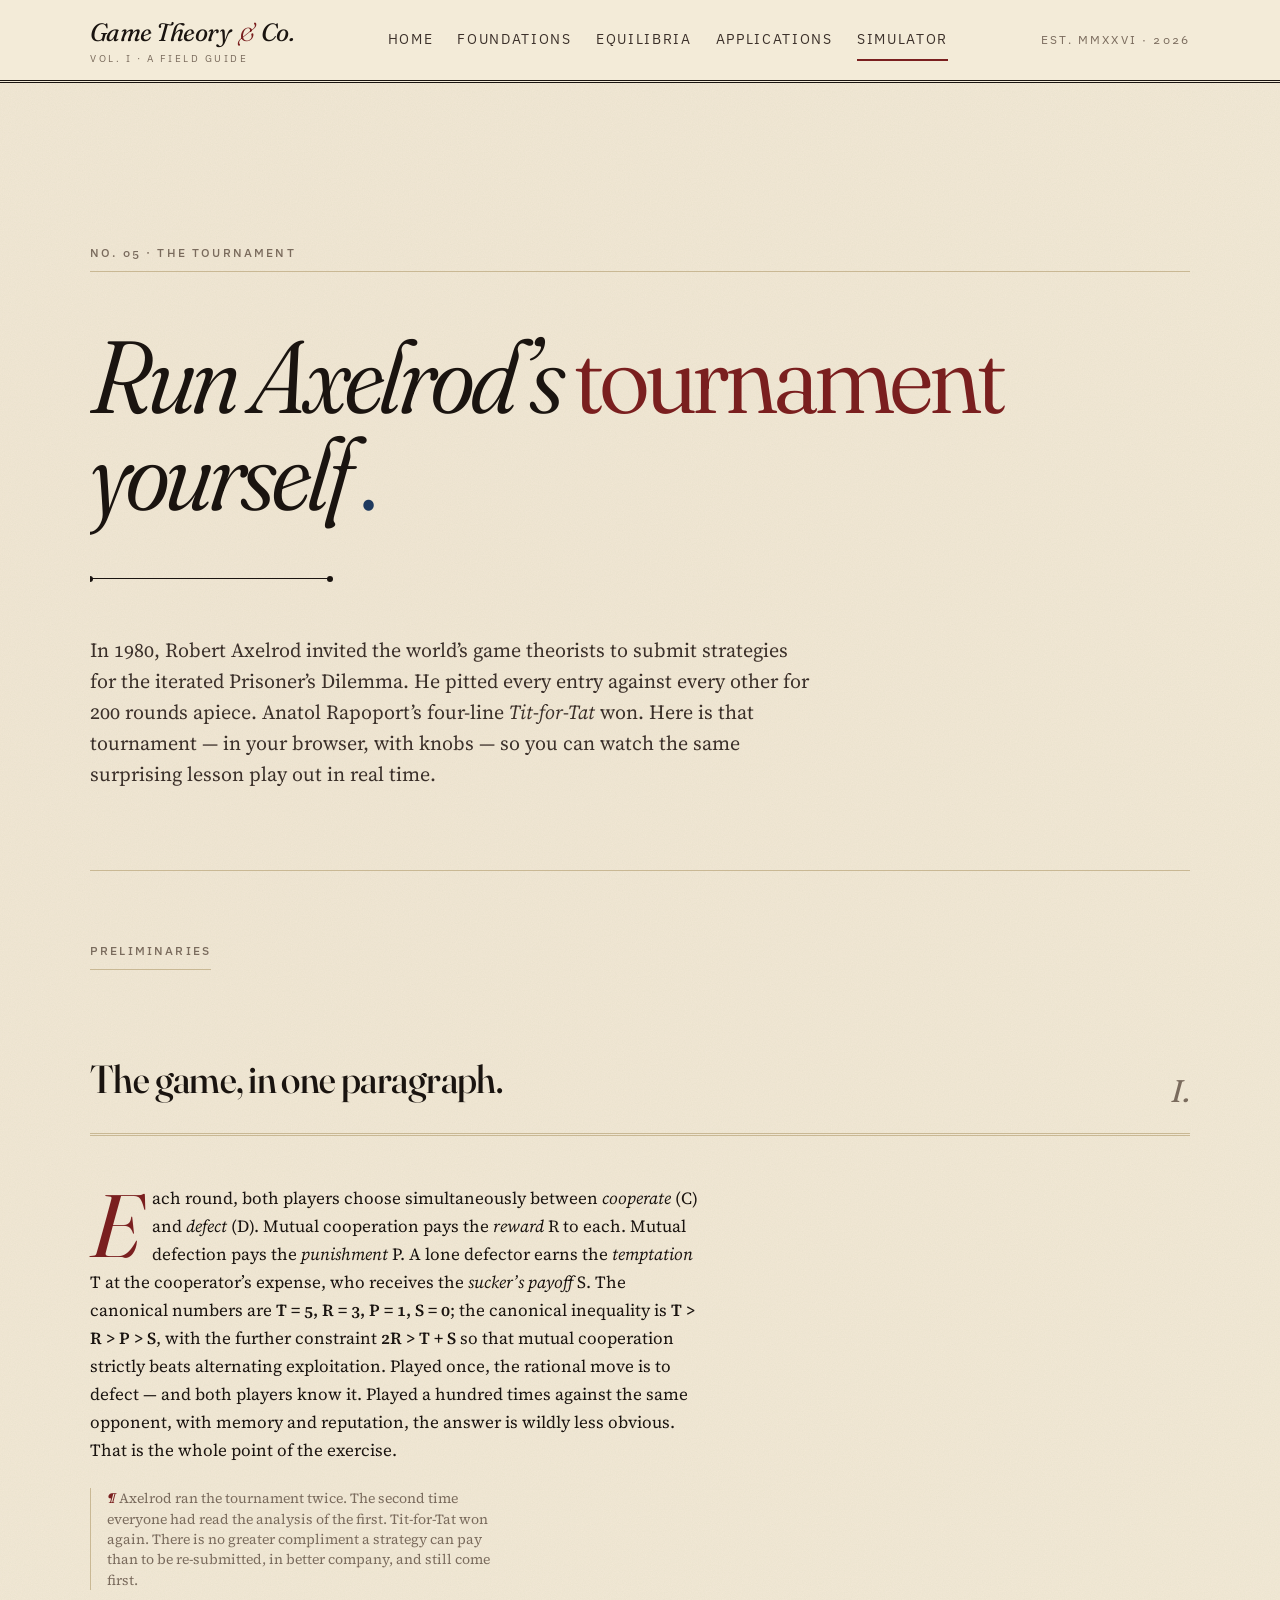
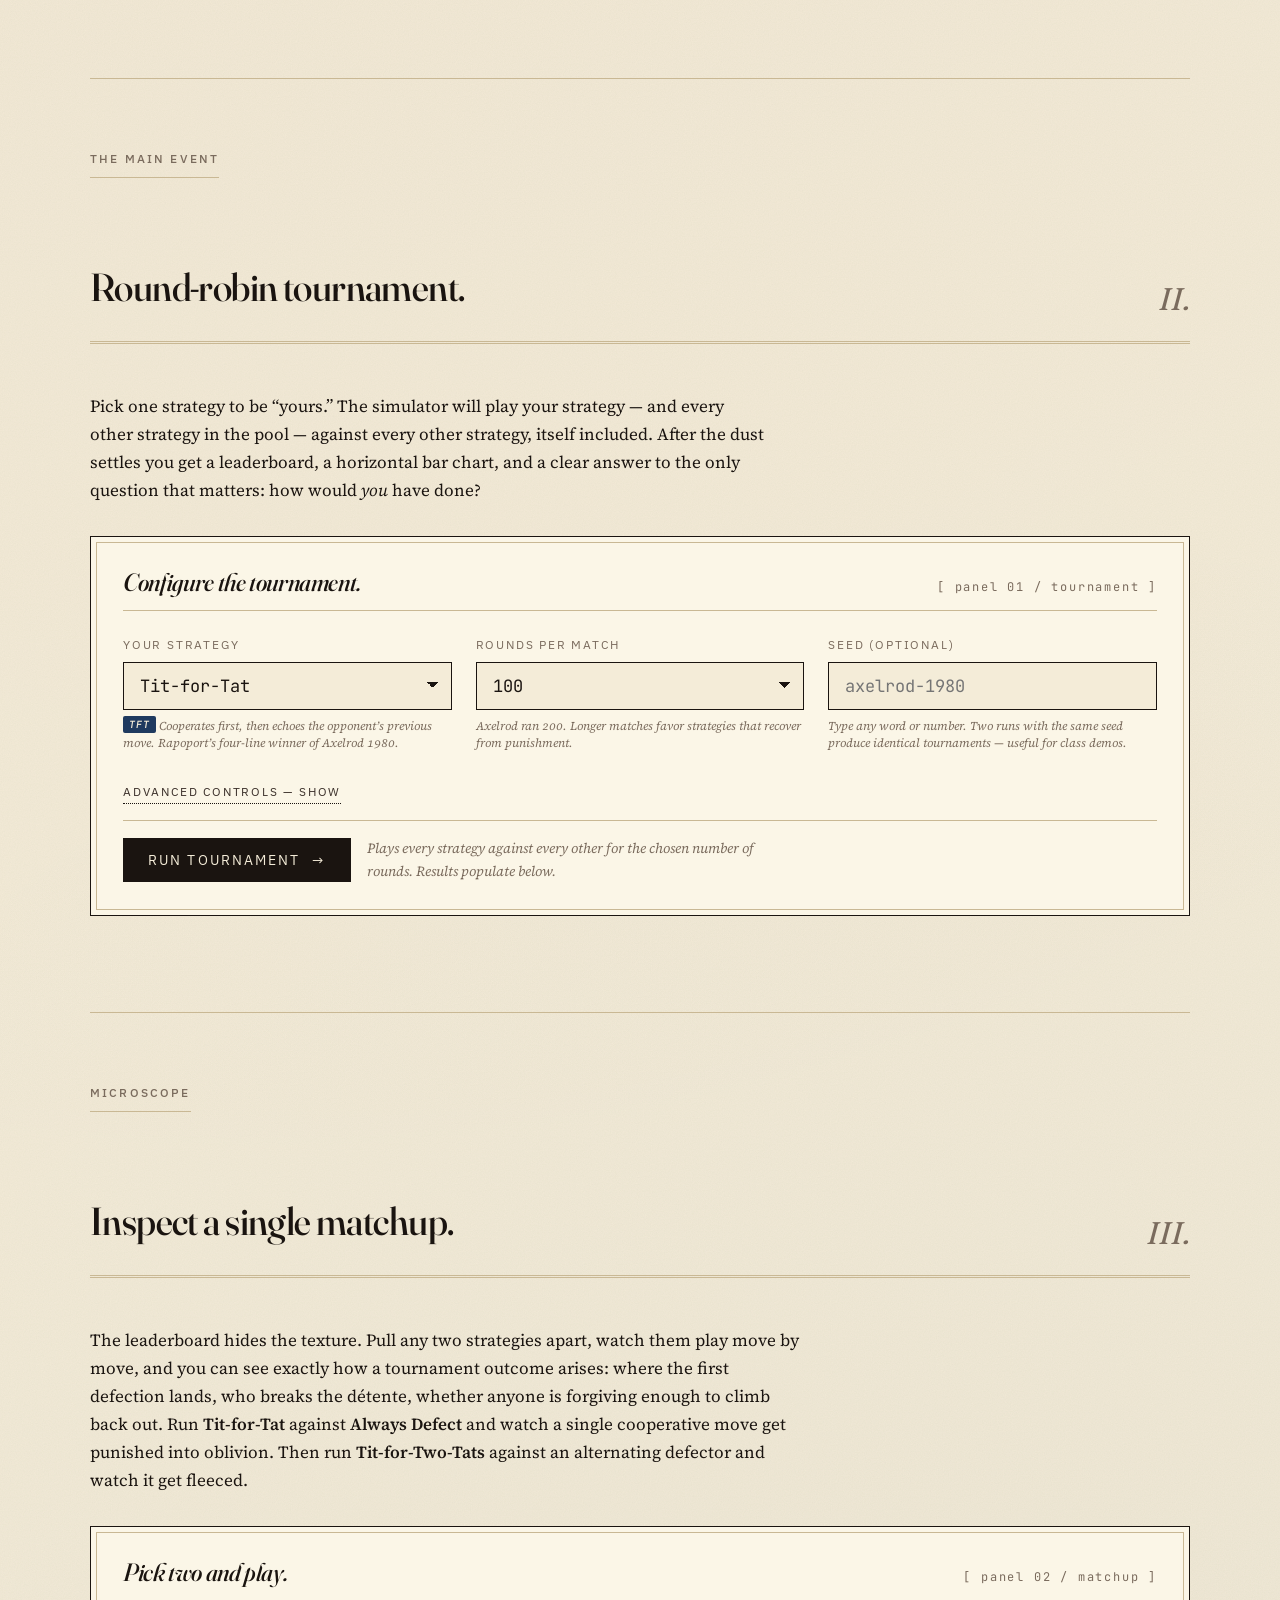
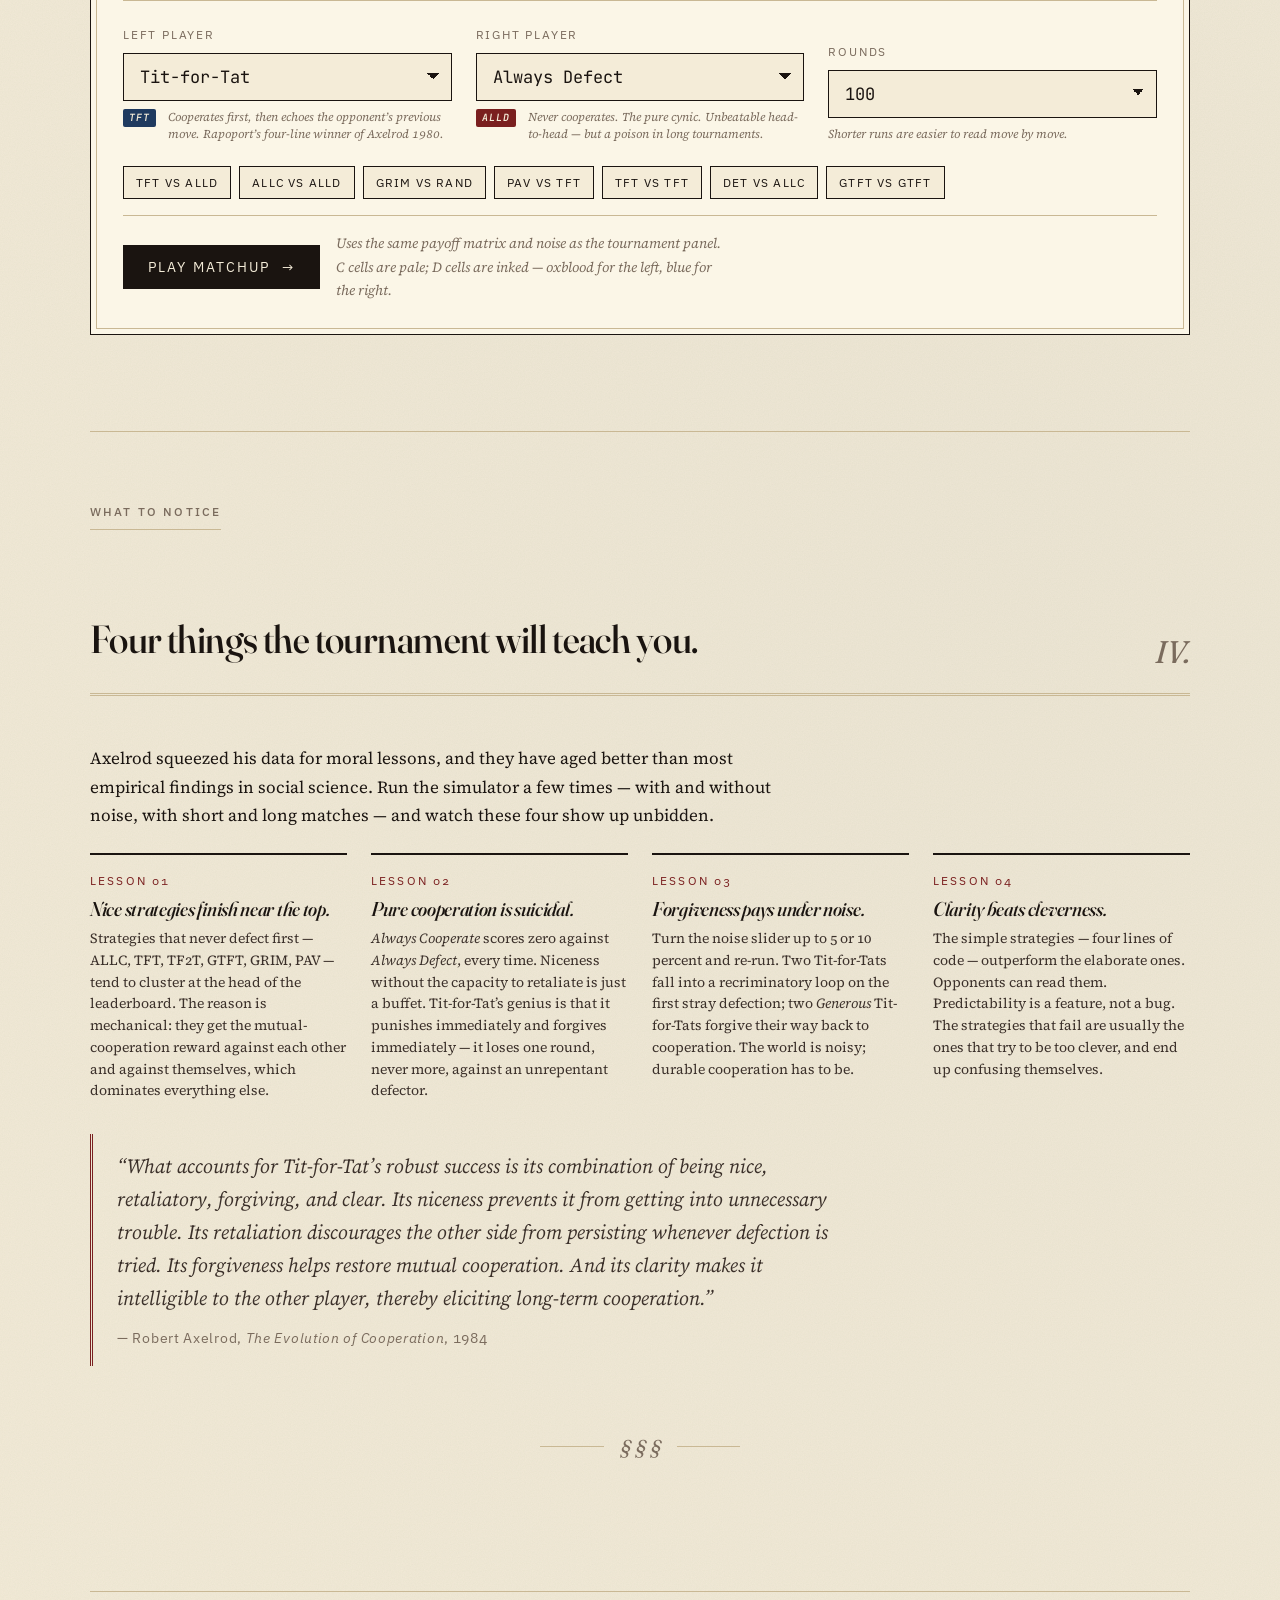
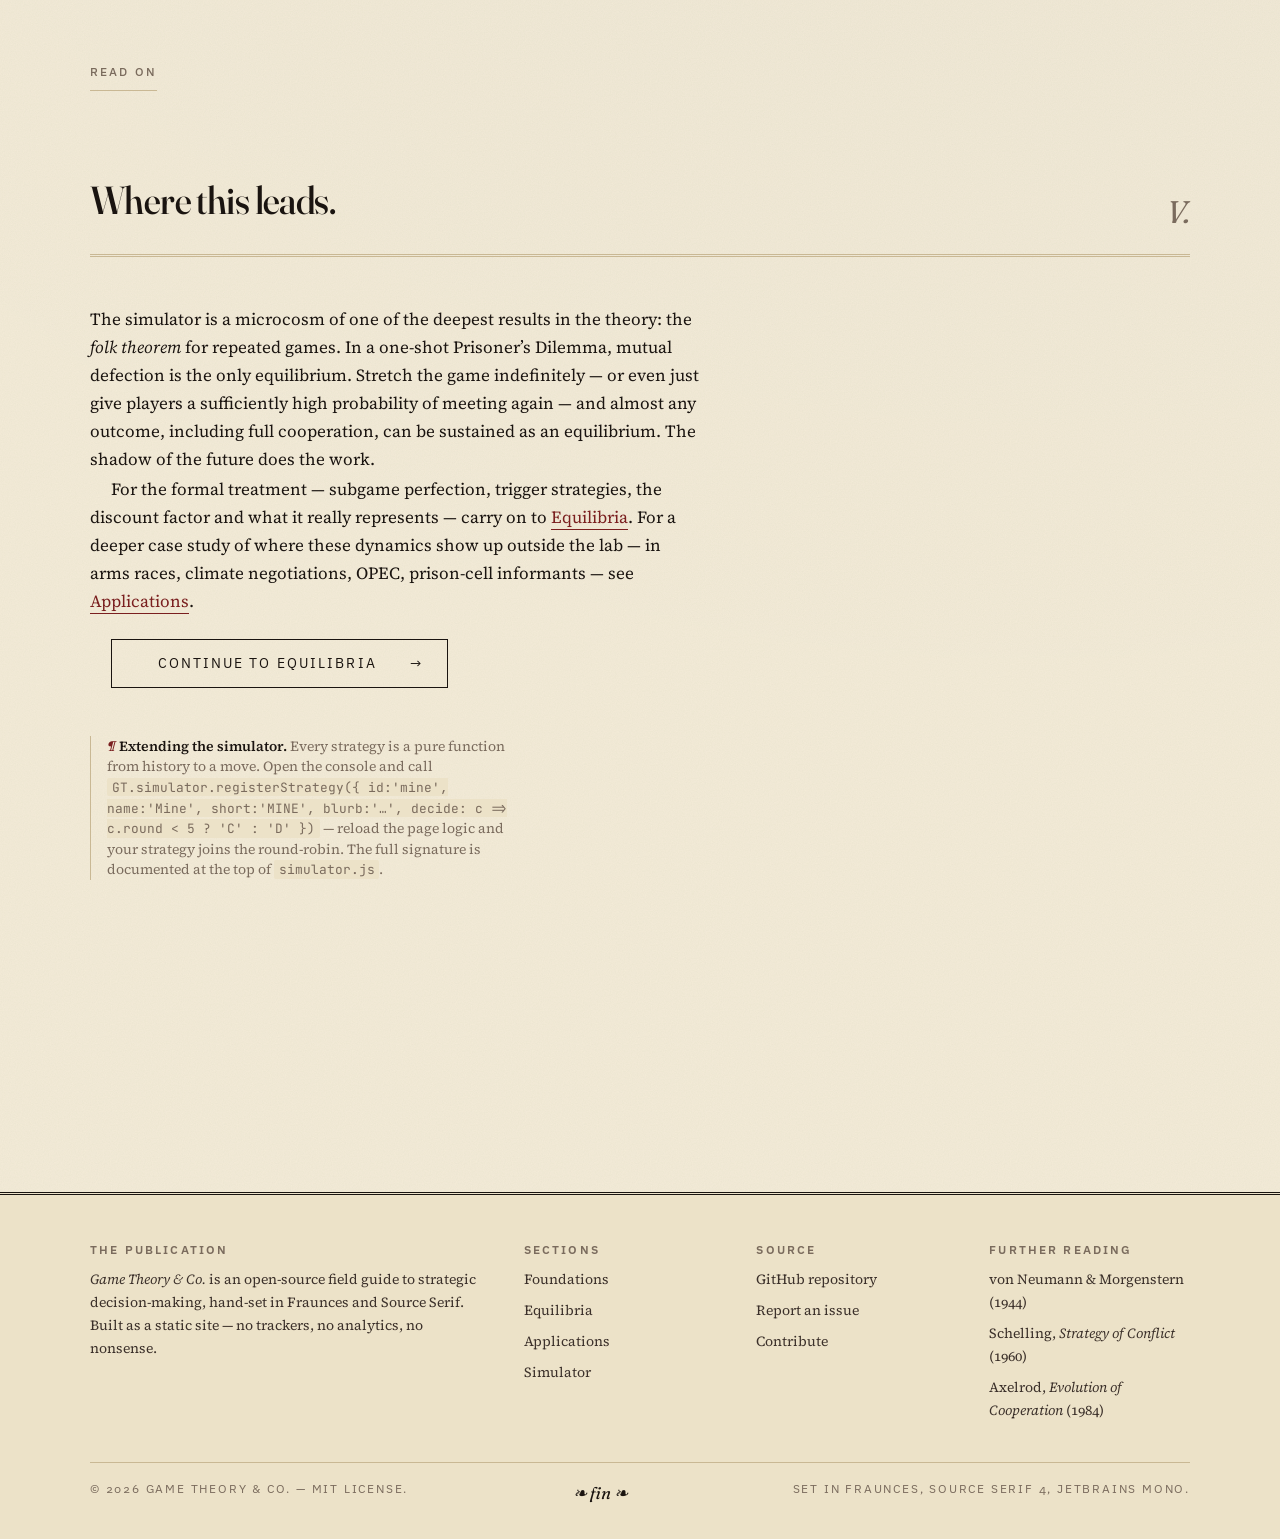
<file: docs/simulator.html>
<!doctype html>
<html lang="en">
<head>
  <meta charset="utf-8" />
  <meta name="viewport" content="width=device-width, initial-scale=1" />
  <title>Simulator &mdash; Game Theory &amp; Co.</title>
  <meta name="description" content="Run Robert Axelrod's iterated Prisoner's Dilemma tournament in your browser. Pit Tit-for-Tat, Grim Trigger, Pavlov, Generous TFT, Detective and others against each other under tunable payoffs and noise." />
  <meta name="theme-color" content="#f4ecd8" />

  <link rel="preconnect" href="https://fonts.googleapis.com" />
  <link rel="preconnect" href="https://fonts.gstatic.com" crossorigin />
  <link href="https://fonts.googleapis.com/css2?family=Fraunces:ital,opsz,wght,SOFT@0,9..144,300..700,0..100;1,9..144,300..700,0..100&family=Source+Serif+4:ital,opsz,wght@0,8..60,300..700;1,8..60,300..700&family=JetBrains+Mono:wght@400;600&family=IBM+Plex+Sans:wght@400;500;600&display=swap" rel="stylesheet" />

  <link rel="stylesheet" href="assets/css/main.css" />
  <link rel="stylesheet" href="assets/css/simulator.css" />
  <script defer src="assets/js/main.js"></script>
  <script defer src="assets/js/simulator.js"></script>
</head>
<body>

<!-- ============================================================
     MASTHEAD
     ============================================================ -->
<header class="masthead" role="banner">
  <div class="wrap masthead-inner">
    <a href="index.html" class="brand" aria-label="Game Theory &amp; Co. — home">
      Game Theory <span class="amp">&amp;</span> Co.
      <small>Vol. I &middot; A Field Guide</small>
    </a>
    <nav class="primary" aria-label="Primary">
      <a href="index.html">Home</a>
      <a href="foundations.html">Foundations</a>
      <a href="equilibria.html">Equilibria</a>
      <a href="applications.html">Applications</a>
      <a href="simulator.html">Simulator</a>
    </nav>
    <div class="issue-meta" aria-hidden="true">
      Est. MMXXVI &middot; <span data-year>2026</span>
    </div>
    <button class="nav-toggle" aria-expanded="false" aria-controls="primary-nav">Menu</button>
  </div>
</header>

<main id="main">

  <!-- ============================================================
       HERO
       ============================================================ -->
  <section class="hero wrap" aria-labelledby="hero-title">
    <div class="hero-grid">
      <span class="eyebrow">No. 05 &middot; The Tournament</span>
      <h1 id="hero-title" class="hero-title reveal in">
        Run Axelrod&rsquo;s <span class="accent">tournament</span> yourself<span class="ornament">.</span>
      </h1>
      <div class="hero-rule" aria-hidden="true"></div>
      <p class="lede reveal in">
        In 1980, Robert Axelrod invited the world&rsquo;s game theorists to submit strategies for the iterated Prisoner&rsquo;s Dilemma. He pitted every entry against every other for 200 rounds apiece. Anatol Rapoport&rsquo;s four-line <em>Tit-for-Tat</em> won. Here is that tournament &mdash; in your browser, with knobs &mdash; so you can watch the same surprising lesson play out in real time.
      </p>
    </div>
  </section>

  <!-- ============================================================
       I. PRELIMINARIES
       ============================================================ -->
  <section class="wrap">
    <div class="section-head">
      <div>
        <span class="eyebrow">Preliminaries</span>
        <h2>The game, in one paragraph.</h2>
      </div>
      <span class="roman" aria-hidden="true">I.</span>
    </div>

    <div class="wrap-narrow" style="margin-inline:0;">
      <p class="dropcap">
        Each round, both players choose simultaneously between <em>cooperate</em> (C) and <em>defect</em> (D). Mutual cooperation pays the <em>reward</em> R to each. Mutual defection pays the <em>punishment</em> P. A lone defector earns the <em>temptation</em> T at the cooperator&rsquo;s expense, who receives the <em>sucker&rsquo;s payoff</em> S. The canonical numbers are <strong>T = 5, R = 3, P = 1, S = 0</strong>; the canonical inequality is <strong>T &gt; R &gt; P &gt; S</strong>, with the further constraint <strong>2R &gt; T + S</strong> so that mutual cooperation strictly beats alternating exploitation. Played once, the rational move is to defect &mdash; and both players know it. Played a hundred times against the same opponent, with memory and reputation, the answer is wildly less obvious. That is the whole point of the exercise.
      </p>

      <aside class="sidenote">
        <span class="marker">¶</span> Axelrod ran the tournament twice. The second time everyone had read the analysis of the first. Tit-for-Tat won again. There is no greater compliment a strategy can pay than to be re-submitted, in better company, and still come first.
      </aside>
    </div>
  </section>

  <!-- ============================================================
       II. TOURNAMENT
       ============================================================ -->
  <section class="wrap" aria-labelledby="tournament-h">
    <div class="section-head">
      <div>
        <span class="eyebrow">The main event</span>
        <h2 id="tournament-h">Round-robin tournament.</h2>
      </div>
      <span class="roman" aria-hidden="true">II.</span>
    </div>

    <p style="max-width:40em;">
      Pick one strategy to be &ldquo;yours.&rdquo; The simulator will play your strategy &mdash; and every other strategy in the pool &mdash; against every other strategy, itself included. After the dust settles you get a leaderboard, a horizontal bar chart, and a clear answer to the only question that matters: how would <em>you</em> have done?
    </p>

    <div class="sim-panel" aria-labelledby="tournament-h2">
      <div class="panel-head">
        <h3 id="tournament-h2">Configure the tournament.</h3>
        <span class="panel-marker">[ panel 01 / tournament ]</span>
      </div>

      <div class="sim-controls">
        <div class="sim-field">
          <label for="my-strategy">Your strategy</label>
          <select id="my-strategy" aria-describedby="my-strategy-desc"></select>
          <p class="field-help" id="my-strategy-desc"></p>
        </div>

        <div class="sim-field">
          <label for="rounds">Rounds per match</label>
          <select id="rounds">
            <option value="50">50</option>
            <option value="100" selected>100</option>
            <option value="200">200</option>
            <option value="500">500</option>
          </select>
          <p class="field-help">Axelrod ran 200. Longer matches favor strategies that recover from punishment.</p>
        </div>

        <div class="sim-field">
          <label for="seed">Seed (optional)</label>
          <input type="text" id="seed" placeholder="axelrod-1980" />
          <p class="field-help">Type any word or number. Two runs with the same seed produce identical tournaments &mdash; useful for class demos.</p>
        </div>
      </div>

      <button class="sim-advanced-toggle" id="advanced-toggle" type="button" aria-expanded="false" aria-controls="advanced">
        Advanced controls &mdash; show
      </button>
      <div class="sim-advanced" id="advanced" hidden>
        <div class="adv-row">
          <div>
            <h4>Payoff matrix</h4>
            <div class="pay-grid">
              <div>
                <label for="pay-T">T</label>
                <input type="number" id="pay-T" value="5" step="0.5" />
                <div class="pay-meaning">temptation</div>
              </div>
              <div>
                <label for="pay-R">R</label>
                <input type="number" id="pay-R" value="3" step="0.5" />
                <div class="pay-meaning">reward</div>
              </div>
              <div>
                <label for="pay-P">P</label>
                <input type="number" id="pay-P" value="1" step="0.5" />
                <div class="pay-meaning">punishment</div>
              </div>
              <div>
                <label for="pay-S">S</label>
                <input type="number" id="pay-S" value="0" step="0.5" />
                <div class="pay-meaning">sucker</div>
              </div>
            </div>
            <p class="pay-warning" id="pay-warning" hidden></p>
            <a href="#" class="pay-reset" id="pay-reset">Reset to T=5 R=3 P=1 S=0</a>
          </div>
          <div>
            <h4>Noise</h4>
            <div class="sim-field">
              <label for="noise">
                Mistake probability &mdash; <span id="noise-readout">0%</span>
              </label>
              <input type="range" id="noise" min="0" max="0.3" step="0.01" value="0" />
              <p class="field-help">
                Every intended move flips with probability &epsilon;. This is what makes pure Tit-for-Tat brittle &mdash; one accidental defection triggers an endless echo. Try 5&ndash;10% and compare TFT with Generous TFT.
              </p>
            </div>
          </div>
        </div>
      </div>

      <div class="sim-run-row">
        <button class="btn btn-primary" id="run-tournament" type="button">
          Run tournament <span class="arrow">&rarr;</span>
        </button>
        <p class="run-note">Plays every strategy against every other for the chosen number of rounds. Results populate below.</p>
      </div>
    </div>

    <!-- Results -->
    <div id="tournament-results" hidden aria-live="polite">
      <h3 style="margin-top:var(--s-7);">Results.</h3>
      <div id="tournament-summary"></div>

      <div class="results-grid">
        <div>
          <table class="leaderboard" id="tournament-table" aria-label="Tournament leaderboard"></table>
        </div>
        <div class="chart-wrap">
          <div class="chart-eyebrow">Fig. 1 &mdash; Total points by strategy</div>
          <div id="tournament-chart"></div>
          <div class="chart-legend">
            <span><span class="sw sw-nice"></span>Nice (never defects first)</span>
            <span><span class="sw sw-mean"></span>Not nice</span>
          </div>
        </div>
      </div>
    </div>
  </section>

  <!-- ============================================================
       III. MATCHUP
       ============================================================ -->
  <section class="wrap" aria-labelledby="matchup-h">
    <div class="section-head">
      <div>
        <span class="eyebrow">Microscope</span>
        <h2 id="matchup-h">Inspect a single matchup.</h2>
      </div>
      <span class="roman" aria-hidden="true">III.</span>
    </div>

    <p style="max-width:42em;">
      The leaderboard hides the texture. Pull any two strategies apart, watch them play move by move, and you can see exactly how a tournament outcome arises: where the first defection lands, who breaks the détente, whether anyone is forgiving enough to climb back out. Run <strong>Tit-for-Tat</strong> against <strong>Always Defect</strong> and watch a single cooperative move get punished into oblivion. Then run <strong>Tit-for-Two-Tats</strong> against an alternating defector and watch it get fleeced.
    </p>

    <div class="sim-panel">
      <div class="panel-head">
        <h3>Pick two and play.</h3>
        <span class="panel-marker">[ panel 02 / matchup ]</span>
      </div>

      <div class="sim-controls">
        <div class="sim-field">
          <label for="lookup-a">Left player</label>
          <select id="lookup-a" aria-describedby="lookup-a-desc"></select>
          <p class="field-help strat-desc" id="lookup-a-desc"></p>
        </div>
        <div class="sim-field">
          <label for="lookup-b">Right player</label>
          <select id="lookup-b" aria-describedby="lookup-b-desc"></select>
          <p class="field-help strat-desc" id="lookup-b-desc"></p>
        </div>
        <div class="sim-field">
          <label for="matchup-rounds">Rounds</label>
          <select id="matchup-rounds">
            <option value="20">20</option>
            <option value="50">50</option>
            <option value="100" selected>100</option>
            <option value="200">200</option>
          </select>
          <p class="field-help">Shorter runs are easier to read move by move.</p>
        </div>
      </div>

      <div class="matchup-quickpicks" aria-label="Quick-pick matchups">
        <button class="chip" type="button" data-a="tft" data-b="alld">TFT vs ALLD</button>
        <button class="chip" type="button" data-a="allc" data-b="alld">ALLC vs ALLD</button>
        <button class="chip" type="button" data-a="grim" data-b="random">GRIM vs RAND</button>
        <button class="chip" type="button" data-a="pavlov" data-b="tft">PAV vs TFT</button>
        <button class="chip" type="button" data-a="tft" data-b="tft">TFT vs TFT</button>
        <button class="chip" type="button" data-a="detective" data-b="allc">DET vs ALLC</button>
        <button class="chip" type="button" data-a="gtft" data-b="gtft">GTFT vs GTFT</button>
      </div>

      <div class="sim-run-row">
        <button class="btn btn-primary" id="run-matchup" type="button">
          Play matchup <span class="arrow">&rarr;</span>
        </button>
        <p class="run-note">
          Uses the same payoff matrix and noise as the tournament panel. C cells are pale; D cells are inked &mdash; oxblood for the left, blue for the right.
        </p>
      </div>

      <div id="matchup-out" hidden aria-live="polite"></div>
    </div>
  </section>

  <!-- ============================================================
       IV. LESSONS
       ============================================================ -->
  <section class="wrap" aria-labelledby="lessons-h">
    <div class="section-head">
      <div>
        <span class="eyebrow">What to notice</span>
        <h2 id="lessons-h">Four things the tournament will teach you.</h2>
      </div>
      <span class="roman" aria-hidden="true">IV.</span>
    </div>

    <p style="max-width:42em;">
      Axelrod squeezed his data for moral lessons, and they have aged better than most empirical findings in social science. Run the simulator a few times &mdash; with and without noise, with short and long matches &mdash; and watch these four show up unbidden.
    </p>

    <div class="lessons">
      <div class="lesson">
        <h4>Nice strategies finish near the top.</h4>
        <p>
          Strategies that never defect first &mdash; ALLC, TFT, TF2T, GTFT, GRIM, PAV &mdash; tend to cluster at the head of the leaderboard. The reason is mechanical: they get the mutual-cooperation reward against each other and against themselves, which dominates everything else.
        </p>
      </div>
      <div class="lesson">
        <h4>Pure cooperation is suicidal.</h4>
        <p>
          <em>Always Cooperate</em> scores zero against <em>Always Defect</em>, every time. Niceness without the capacity to retaliate is just a buffet. Tit-for-Tat&rsquo;s genius is that it punishes immediately and forgives immediately &mdash; it loses one round, never more, against an unrepentant defector.
        </p>
      </div>
      <div class="lesson">
        <h4>Forgiveness pays under noise.</h4>
        <p>
          Turn the noise slider up to 5 or 10 percent and re-run. Two Tit-for-Tats fall into a recriminatory loop on the first stray defection; two <em>Generous</em> Tit-for-Tats forgive their way back to cooperation. The world is noisy; durable cooperation has to be.
        </p>
      </div>
      <div class="lesson">
        <h4>Clarity beats cleverness.</h4>
        <p>
          The simple strategies &mdash; four lines of code &mdash; outperform the elaborate ones. Opponents can read them. Predictability is a feature, not a bug. The strategies that fail are usually the ones that try to be too clever, and end up confusing themselves.
        </p>
      </div>
    </div>

    <blockquote>
      &ldquo;What accounts for Tit-for-Tat&rsquo;s robust success is its combination of being nice, retaliatory, forgiving, and clear. Its niceness prevents it from getting into unnecessary trouble. Its retaliation discourages the other side from persisting whenever defection is tried. Its forgiveness helps restore mutual cooperation. And its clarity makes it intelligible to the other player, thereby eliciting long-term cooperation.&rdquo;
      <cite>Robert Axelrod, <em>The Evolution of Cooperation</em>, 1984</cite>
    </blockquote>

    <div class="ornament-divider" aria-hidden="true">&sect; &sect; &sect;</div>
  </section>

  <!-- ============================================================
       V. NEXT
       ============================================================ -->
  <section class="wrap" aria-labelledby="next-h">
    <div class="section-head">
      <div>
        <span class="eyebrow">Read on</span>
        <h2 id="next-h">Where this leads.</h2>
      </div>
      <span class="roman" aria-hidden="true">V.</span>
    </div>

    <div class="wrap-narrow" style="margin-inline:0;">
      <p>
        The simulator is a microcosm of one of the deepest results in the theory: the <em>folk theorem</em> for repeated games. In a one-shot Prisoner&rsquo;s Dilemma, mutual defection is the only equilibrium. Stretch the game indefinitely &mdash; or even just give players a sufficiently high probability of meeting again &mdash; and almost any outcome, including full cooperation, can be sustained as an equilibrium. The shadow of the future does the work.
      </p>
      <p>
        For the formal treatment &mdash; subgame perfection, trigger strategies, the discount factor and what it really represents &mdash; carry on to <a href="equilibria.html">Equilibria</a>. For a deeper case study of where these dynamics show up outside the lab &mdash; in arms races, climate negotiations, OPEC, prison-cell informants &mdash; see <a href="applications.html">Applications</a>.
      </p>
      <p style="margin-top:var(--s-5);">
        <a class="btn" href="equilibria.html">Continue to Equilibria <span class="arrow">&rarr;</span></a>
      </p>
    </div>

    <aside class="sidenote" style="margin-top:var(--s-7);">
      <span class="marker">¶</span>
      <strong>Extending the simulator.</strong> Every strategy is a pure function from history to a move. Open the console and call
      <code>GT.simulator.registerStrategy({ id:'mine', name:'Mine', short:'MINE', blurb:'…', decide: c =&gt; c.round &lt; 5 ? 'C' : 'D' })</code> &mdash;
      reload the page logic and your strategy joins the round-robin. The full signature is documented at the top of <code>simulator.js</code>.
    </aside>
  </section>

</main>

<!-- ============================================================
     COLOPHON / FOOTER
     ============================================================ -->
<footer class="colophon" role="contentinfo">
  <div class="wrap">
    <div class="colophon-grid">
      <div>
        <h5>The Publication</h5>
        <p style="max-width:34em;">
          <em>Game Theory &amp; Co.</em> is an open-source field guide to strategic decision-making, hand-set in Fraunces and Source Serif. Built as a static site &mdash; no trackers, no analytics, no nonsense.
        </p>
      </div>
      <div>
        <h5>Sections</h5>
        <ul>
          <li><a href="foundations.html">Foundations</a></li>
          <li><a href="equilibria.html">Equilibria</a></li>
          <li><a href="applications.html">Applications</a></li>
          <li><a href="simulator.html">Simulator</a></li>
        </ul>
      </div>
      <div>
        <h5>Source</h5>
        <ul>
          <li><a href="#" rel="noopener">GitHub repository</a></li>
          <li><a href="#" rel="noopener">Report an issue</a></li>
          <li><a href="#" rel="noopener">Contribute</a></li>
        </ul>
      </div>
      <div>
        <h5>Further Reading</h5>
        <ul>
          <li>von Neumann &amp; Morgenstern (1944)</li>
          <li>Schelling, <em>Strategy of Conflict</em> (1960)</li>
          <li>Axelrod, <em>Evolution of Cooperation</em> (1984)</li>
        </ul>
      </div>
    </div>
    <div class="colophon-meta">
      <span>&copy; <span data-year>2026</span> Game Theory &amp; Co. &mdash; MIT License.</span>
      <span class="seal">&#x2767; fin &#x2767;</span>
      <span>Set in Fraunces, Source Serif 4, JetBrains Mono.</span>
    </div>
  </div>
</footer>

</body>
</html>
</file>
<file: docs/assets/css/main.css>
/* ============================================================
   GAME THEORY — Editorial Print, Strategy Edition
   A scholarly publication on the mathematics of decision.
   ============================================================ */

/* ---------- 1. TOKENS ---------- */
:root {
  /* Palette */
  --bg: #f4ecd8;          /* aged paper */
  --bg-deep: #ece2c8;     /* pressed paper */
  --surface: #fbf6e7;     /* inset paper */
  --ink: #1a1410;         /* near-black ink */
  --ink-soft: #3b302a;    /* secondary ink */
  --muted: #7a6b5d;       /* coffee-stain grey */
  --rule: #c9b894;        /* ruled line */
  --accent: #7a1f1f;      /* oxblood — links, emphasis */
  --accent-2: #1f3a5f;    /* strategic blue */
  --highlight: #e9d27a;   /* marginalia highlighter */
  /* Type */
  --font-display: "Fraunces", "Times New Roman", serif;
  --font-body:    "Source Serif 4", Georgia, "Times New Roman", serif;
  --font-mono:    "JetBrains Mono", ui-monospace, "Courier New", monospace;
  --font-label:   "IBM Plex Sans", system-ui, sans-serif;
  /* Scale (modular, 1.25) */
  --fs-xs: 0.75rem; --fs-sm: 0.875rem; --fs-base: 1.0625rem;
  --fs-lg: 1.25rem; --fs-xl: 1.563rem; --fs-2xl: 1.953rem;
  --fs-3xl: 2.441rem; --fs-4xl: 3.052rem;
  --fs-5xl: clamp(3rem, 7vw, 5.5rem);
  /* Spacing — base 8 */
  --s-1: 0.25rem; --s-2: 0.5rem; --s-3: 0.75rem; --s-4: 1rem;
  --s-5: 1.5rem;  --s-6: 2rem;   --s-7: 3rem;    --s-8: 4rem;
  --s-9: 6rem;    --s-10: 8rem;
  /* Layout */
  --measure: 68ch;
  --col-main: 720px;
  --col-wide: 1100px;
  --radius: 2px;
}

/* ---------- 2. RESET & BASE ---------- */
*, *::before, *::after { box-sizing: border-box; }
html { -webkit-text-size-adjust: 100%; scroll-behavior: smooth; }
body {
  margin: 0;
  font-family: var(--font-body);
  font-size: var(--fs-base);
  line-height: 1.65;
  color: var(--ink);
  background: var(--bg);
  font-feature-settings: "kern", "liga", "onum";
  text-rendering: optimizeLegibility;
  -webkit-font-smoothing: antialiased;
  background-image:
    radial-gradient(circle at 20% 10%, rgba(122, 31, 31, 0.025) 0, transparent 40%),
    radial-gradient(circle at 80% 60%, rgba(31, 58, 95, 0.03) 0, transparent 45%),
    url("data:image/svg+xml;utf8,<svg xmlns='http://www.w3.org/2000/svg' width='180' height='180'><filter id='n'><feTurbulence type='fractalNoise' baseFrequency='0.85' numOctaves='2' stitchTiles='stitch'/><feColorMatrix values='0 0 0 0 0.10  0 0 0 0 0.08  0 0 0 0 0.06  0 0 0 0.05 0'/></filter><rect width='100%' height='100%' filter='url(%23n)'/></svg>");
}
img, svg { display: block; max-width: 100%; }
a { color: var(--accent); text-decoration: none; border-bottom: 1px solid currentColor; text-underline-offset: 3px; transition: color .15s ease; }
a:hover { color: var(--ink); background: var(--highlight); }
a:focus-visible { outline: 2px solid var(--accent-2); outline-offset: 3px; }
::selection { background: var(--highlight); color: var(--ink); }

/* ---------- 3. TYPOGRAPHY ---------- */
h1, h2, h3, h4, h5, h6 {
  font-family: var(--font-display); font-weight: 500; color: var(--ink);
  letter-spacing: -0.015em; line-height: 1.1; margin: 0 0 var(--s-4);
  font-variation-settings: "opsz" 144, "SOFT" 0;
}
h1 { font-size: var(--fs-5xl); font-variation-settings: "opsz" 144, "SOFT" 30; font-style: italic; font-weight: 400; }
h2 { font-size: var(--fs-3xl); margin-top: var(--s-8); }
h3 { font-size: var(--fs-2xl); margin-top: var(--s-7); }
h4 { font-size: var(--fs-xl); }
h5 { font-size: var(--fs-lg); }
h6 { font-size: var(--fs-base); text-transform: uppercase; letter-spacing: 0.1em; font-family: var(--font-label); }
p { margin: 0 0 var(--s-4); max-width: var(--measure); }
p + p { text-indent: 1.25em; margin-top: calc(-1 * var(--s-4) + 0.1em); }
.lede, p.lede { font-size: var(--fs-lg); line-height: 1.55; max-width: 36em; color: var(--ink-soft); text-indent: 0; }
.eyebrow {
  font-family: var(--font-label); font-size: var(--fs-xs); font-weight: 500;
  text-transform: uppercase; letter-spacing: 0.18em; color: var(--muted);
  display: inline-block; padding-bottom: var(--s-2);
  border-bottom: 1px solid var(--rule); margin-bottom: var(--s-5);
}
.dropcap::first-letter {
  font-family: var(--font-display); font-style: italic; font-weight: 400;
  font-size: 5.2em; line-height: 0.85; float: left;
  padding: 0.05em 0.12em 0 0; color: var(--accent);
}
strong, b { font-weight: 600; color: var(--ink); }
em, i { font-style: italic; }
code, kbd, samp { font-family: var(--font-mono); font-size: 0.92em; background: var(--bg-deep); padding: 0.05em 0.35em; border-radius: var(--radius); }
blockquote {
  margin: var(--s-6) 0; padding: var(--s-4) 0 var(--s-4) var(--s-5);
  border-left: 3px double var(--accent); font-style: italic;
  font-size: var(--fs-lg); color: var(--ink-soft); max-width: 38em;
}
blockquote cite { display: block; font-style: normal; font-size: var(--fs-sm); font-family: var(--font-label); color: var(--muted); margin-top: var(--s-3); letter-spacing: 0.05em; }
blockquote cite::before { content: "— "; }
.sidenote {
  font-family: var(--font-body); font-size: var(--fs-sm); line-height: 1.45;
  color: var(--muted); border-left: 1px solid var(--rule);
  padding-left: var(--s-4); margin: var(--s-5) 0; max-width: 30em;
}
.sidenote .marker { color: var(--accent); font-family: var(--font-display); font-style: italic; }

/* ---------- 4. LAYOUT ---------- */
.wrap { width: min(var(--col-wide), 100% - 2 * var(--s-5)); margin-inline: auto; }
.wrap-narrow { width: min(var(--col-main), 100% - 2 * var(--s-5)); margin-inline: auto; }
main { padding-block: var(--s-8) var(--s-10); }
section { padding-block: var(--s-8); position: relative; }
section + section { border-top: 1px solid var(--rule); }
.section-head {
  display: grid; grid-template-columns: 1fr auto;
  align-items: end; gap: var(--s-5);
  margin-bottom: var(--s-7); padding-bottom: var(--s-4);
  border-bottom: 3px double var(--rule);
}
.section-head .roman { font-family: var(--font-display); font-style: italic; font-size: var(--fs-2xl); color: var(--muted); }

/* ---------- 5. NAVIGATION ---------- */
.masthead {
  border-bottom: 3px double var(--ink);
  position: sticky; top: 0; z-index: 30;
  backdrop-filter: blur(6px);
  background: rgba(244, 236, 216, 0.92);
}
.masthead-inner {
  display: grid; grid-template-columns: auto 1fr auto;
  align-items: center; gap: var(--s-6); padding-block: var(--s-3);
}
.brand {
  font-family: var(--font-display); font-style: italic; font-weight: 400;
  font-size: var(--fs-xl); color: var(--ink); border: 0; letter-spacing: -0.02em;
}
.brand:hover { background: none; color: var(--accent); }
.brand .amp { color: var(--accent); font-weight: 300; padding-inline: 0.1em; }
.brand small {
  display: block; font-family: var(--font-label); font-size: 0.625rem;
  letter-spacing: 0.25em; text-transform: uppercase; color: var(--muted);
  font-style: normal; margin-top: -2px;
}
nav.primary { display: flex; gap: var(--s-5); justify-content: center; }
nav.primary a {
  font-family: var(--font-label); font-size: var(--fs-sm);
  text-transform: uppercase; letter-spacing: 0.12em; color: var(--ink-soft);
  border-bottom: 0; padding: var(--s-2) 0; position: relative;
}
nav.primary a:hover { color: var(--accent); background: none; }
nav.primary a[aria-current="page"]::after,
nav.primary a:hover::after {
  content: ""; position: absolute; left: 0; right: 0; bottom: -2px; height: 2px; background: var(--accent);
}
.issue-meta {
  font-family: var(--font-label); font-size: var(--fs-xs);
  text-transform: uppercase; letter-spacing: 0.18em; color: var(--muted);
  text-align: right;
}
.nav-toggle { display: none; background: none; border: 1px solid var(--ink); padding: var(--s-2) var(--s-3); font-family: var(--font-label); font-size: var(--fs-xs); letter-spacing: 0.15em; text-transform: uppercase; cursor: pointer; }

/* ---------- 6. HERO ---------- */
.hero { padding-block: var(--s-9) var(--s-8); position: relative; overflow: hidden; }
.hero-grid { display: grid; grid-template-columns: 1fr; gap: var(--s-6); }
.hero-title {
  font-size: clamp(2.8rem, 8vw, 6.5rem); line-height: 0.95; margin: 0;
  font-style: italic; font-weight: 300; letter-spacing: -0.03em;
  font-variation-settings: "opsz" 144, "SOFT" 50, "wght" 350;
}
.hero-title .accent { font-style: normal; color: var(--accent); font-weight: 500; }
.hero-title .ornament { color: var(--accent-2); font-style: normal; padding: 0 0.1em; }
.hero-rule { height: 1px; background: var(--ink); margin: var(--s-5) 0; position: relative; max-width: 240px; }
.hero-rule::before, .hero-rule::after { content: ""; position: absolute; top: 50%; width: 6px; height: 6px; background: var(--ink); border-radius: 50%; transform: translateY(-50%); }
.hero-rule::before { left: -3px; } .hero-rule::after { right: -3px; }
.hero-meta {
  display: flex; flex-wrap: wrap; gap: var(--s-5);
  font-family: var(--font-label); font-size: var(--fs-xs);
  text-transform: uppercase; letter-spacing: 0.18em; color: var(--muted);
  padding-top: var(--s-5); border-top: 1px solid var(--rule); margin-top: var(--s-6);
}
.hero-meta span strong { color: var(--ink); font-weight: 600; }

/* ---------- 7. BUTTONS ---------- */
.btn {
  display: inline-flex; align-items: center; gap: var(--s-3);
  font-family: var(--font-label); font-size: var(--fs-sm);
  text-transform: uppercase; letter-spacing: 0.15em;
  padding: var(--s-3) var(--s-5);
  border: 1.5px solid var(--ink); background: transparent; color: var(--ink);
  cursor: pointer; transition: all .18s ease;
}
.btn:hover { background: var(--ink); color: var(--bg); }
.btn-primary { background: var(--ink); color: var(--bg); }
.btn-primary:hover { background: var(--accent); border-color: var(--accent); color: var(--bg); }
.btn .arrow { transition: transform .18s ease; }
.btn:hover .arrow { transform: translateX(4px); }

/* ---------- 8. PAYOFF MATRIX ---------- */
.payoff {
  --p-line: var(--ink);
  display: inline-block; font-family: var(--font-mono);
  font-size: var(--fs-sm); color: var(--ink);
  margin: var(--s-5) 0; position: relative;
}
.payoff-title { font-family: var(--font-display); font-style: italic; font-size: var(--fs-lg); margin-bottom: var(--s-3); color: var(--ink); }
.payoff-grid {
  display: grid; grid-template-columns: auto 1fr 1fr;
  border: 1.5px solid var(--p-line); background: var(--surface);
}
.payoff-grid > div {
  padding: var(--s-3) var(--s-4);
  border-right: 1px solid var(--p-line);
  border-bottom: 1px solid var(--p-line);
  display: flex; align-items: center; justify-content: center;
  min-height: 56px; text-align: center;
}
.payoff-grid > div:nth-child(3n) { border-right: 0; }
.payoff-grid > div:nth-last-child(-n+3) { border-bottom: 0; }
.payoff-grid .p-corner {
  background: linear-gradient(to top right, transparent calc(50% - 0.5px), var(--p-line), transparent calc(50% + 0.5px));
  font-size: 0; position: relative;
}
.payoff-grid .p-corner::before, .payoff-grid .p-corner::after {
  position: absolute; font-family: var(--font-label); font-size: var(--fs-xs);
  letter-spacing: 0.1em; text-transform: uppercase; color: var(--muted);
}
.payoff-grid .p-corner::before { content: attr(data-col); top: 8px; right: 10px; }
.payoff-grid .p-corner::after  { content: attr(data-row); bottom: 8px; left: 10px; }
.payoff-grid .p-head {
  background: var(--bg-deep); font-family: var(--font-label);
  font-size: var(--fs-xs); text-transform: uppercase; letter-spacing: 0.12em;
  color: var(--ink); font-weight: 500;
}
.payoff-grid .p-cell {
  flex-direction: column; gap: 2px;
  font-variant-numeric: tabular-nums; font-size: var(--fs-base); position: relative;
}
.payoff-grid .p-cell .pair { letter-spacing: 0.05em; }
.payoff-grid .p-cell .pair .row-val { color: var(--accent); font-weight: 600; }
.payoff-grid .p-cell .pair .col-val { color: var(--accent-2); font-weight: 600; }
.payoff-grid .p-cell .pair .sep { color: var(--muted); padding: 0 0.2em; }
.payoff-grid .p-cell.equilibrium {
  background: repeating-linear-gradient(45deg, transparent 0 6px, rgba(122, 31, 31, 0.06) 6px 8px);
}
.payoff-grid .p-cell.equilibrium::after {
  content: "NE"; position: absolute; top: 4px; right: 6px;
  font-family: var(--font-label); font-size: 9px; letter-spacing: 0.12em;
  color: var(--accent); background: var(--surface);
  padding: 1px 4px; border: 1px solid var(--accent);
}
.payoff-caption { font-family: var(--font-body); font-style: italic; font-size: var(--fs-sm); color: var(--muted); margin-top: var(--s-3); max-width: 32em; }
.payoff-legend {
  display: flex; gap: var(--s-5); margin-top: var(--s-3);
  font-family: var(--font-label); font-size: var(--fs-xs);
  text-transform: uppercase; letter-spacing: 0.1em; color: var(--muted);
}
.payoff-legend .swatch { display: inline-block; width: 10px; height: 10px; margin-right: 6px; vertical-align: middle; }
.payoff-legend .row-swatch { background: var(--accent); }
.payoff-legend .col-swatch { background: var(--accent-2); }

/* ---------- 9. CARDS & GRIDS ---------- */
.games-grid {
  display: grid; gap: var(--s-6); margin-top: var(--s-6);
  grid-template-columns: repeat(auto-fit, minmax(280px, 1fr));
}
.game-card {
  background: var(--surface); border: 1px solid var(--rule);
  padding: var(--s-5); position: relative;
  transition: transform .25s ease, box-shadow .25s ease;
}
.game-card::before { content: ""; position: absolute; inset: 4px; border: 1px solid var(--rule); pointer-events: none; }
.game-card:hover { transform: translateY(-3px); box-shadow: 6px 8px 0 -2px var(--ink); }
.game-card h3 { font-size: var(--fs-xl); margin: 0 0 var(--s-2); font-style: italic; }
.game-card .game-num {
  font-family: var(--font-label); font-size: var(--fs-xs);
  letter-spacing: 0.2em; text-transform: uppercase; color: var(--accent);
  display: block; margin-bottom: var(--s-2);
}
.game-card p { font-size: var(--fs-sm); line-height: 1.55; color: var(--ink-soft); text-indent: 0; }
.game-card .payoff { font-size: var(--fs-xs); margin: var(--s-4) 0 var(--s-3); }
.game-card .payoff-grid > div { padding: var(--s-2) var(--s-3); min-height: 40px; }
.game-card .payoff-grid .p-cell { font-size: var(--fs-sm); }
.game-card .game-link {
  font-family: var(--font-label); font-size: var(--fs-xs);
  text-transform: uppercase; letter-spacing: 0.15em;
  border: 0; padding-bottom: 2px; border-bottom: 1px solid var(--accent);
}

/* ---------- 10. APPLICATIONS LIST ---------- */
.applications {
  display: grid; gap: var(--s-5) var(--s-6); margin-top: var(--s-5);
  grid-template-columns: repeat(auto-fit, minmax(240px, 1fr));
  counter-reset: app;
}
.app-item {
  border-top: 1px solid var(--ink); padding-top: var(--s-4);
  position: relative; counter-increment: app;
}
.app-item::before {
  content: counter(app, decimal-leading-zero);
  font-family: var(--font-mono); font-size: var(--fs-xs);
  color: var(--accent); letter-spacing: 0.1em;
  margin-bottom: var(--s-2); display: block;
}
.app-item h4 { font-family: var(--font-display); font-style: italic; font-size: var(--fs-lg); margin: 0 0 var(--s-2); }
.app-item p { font-size: var(--fs-sm); line-height: 1.5; color: var(--ink-soft); text-indent: 0; margin: 0; }

/* ---------- 11. CALLOUT / ASIDE ---------- */
.callout {
  background: var(--surface); border-left: 4px solid var(--accent-2);
  padding: var(--s-5) var(--s-6); margin: var(--s-6) 0;
  max-width: 44em; position: relative;
}
.callout::before {
  content: "§"; position: absolute; top: var(--s-3); right: var(--s-4);
  font-family: var(--font-display); font-style: italic;
  color: var(--accent-2); font-size: var(--fs-2xl); line-height: 1;
}
.callout h4 { font-family: var(--font-display); font-style: italic; margin: 0 0 var(--s-2); color: var(--accent-2); font-size: var(--fs-lg); }
.callout p { margin: 0; font-size: var(--fs-base); }

/* ---------- 12. SIMULATOR CTA ---------- */
.sim-cta {
  background: var(--ink); color: var(--bg);
  padding: var(--s-8) var(--s-6); margin-top: var(--s-7);
  position: relative; overflow: hidden;
}
.sim-cta::before { content: ""; position: absolute; inset: var(--s-3); border: 1px solid var(--bg-deep); pointer-events: none; opacity: 0.4; }
.sim-cta-grid {
  display: grid; grid-template-columns: 1.4fr 1fr;
  gap: var(--s-7); align-items: center; position: relative;
}
.sim-cta h2 { margin: 0 0 var(--s-4); color: var(--bg); font-style: italic; font-size: var(--fs-3xl); }
.sim-cta p { color: var(--bg-deep); margin: 0 0 var(--s-5); max-width: 30em; }
.sim-cta .eyebrow { color: var(--highlight); border-color: rgba(233, 210, 122, 0.3); }
.sim-cta .btn { color: var(--bg); border-color: var(--bg); }
.sim-cta .btn:hover { background: var(--bg); color: var(--ink); }
.sim-cta .btn-primary { background: var(--bg); color: var(--ink); }
.sim-cta .btn-primary:hover { background: var(--accent); border-color: var(--accent); color: var(--bg); }

/* ---------- 13. FOOTER ---------- */
footer.colophon {
  border-top: 3px double var(--ink); margin-top: var(--s-9);
  padding-block: var(--s-7) var(--s-6); font-size: var(--fs-sm);
  color: var(--ink-soft); background: var(--bg-deep);
}
.colophon-grid { display: grid; grid-template-columns: 2fr 1fr 1fr 1fr; gap: var(--s-6); align-items: start; }
.colophon h5 {
  font-family: var(--font-label); font-size: var(--fs-xs);
  text-transform: uppercase; letter-spacing: 0.18em; font-weight: 600;
  margin: 0 0 var(--s-3); color: var(--muted);
}
.colophon ul { list-style: none; padding: 0; margin: 0; }
.colophon li { margin-bottom: var(--s-2); }
.colophon a { border: 0; color: var(--ink-soft); }
.colophon a:hover { color: var(--accent); background: none; border-bottom: 1px solid var(--accent); }
.colophon-meta {
  border-top: 1px solid var(--rule); margin-top: var(--s-6); padding-top: var(--s-4);
  display: flex; justify-content: space-between; flex-wrap: wrap; gap: var(--s-3);
  font-family: var(--font-label); font-size: var(--fs-xs);
  text-transform: uppercase; letter-spacing: 0.15em; color: var(--muted);
}
.colophon-meta .seal { font-family: var(--font-display); font-style: italic; font-size: var(--fs-base); letter-spacing: normal; text-transform: none; color: var(--ink); }

/* ---------- 14. ORNAMENTS & UTILITIES ---------- */
.ornament-divider {
  display: flex; align-items: center; justify-content: center;
  gap: var(--s-4); margin: var(--s-8) auto;
  color: var(--muted); font-family: var(--font-display);
  font-style: italic; font-size: var(--fs-lg); max-width: 200px;
}
.ornament-divider::before, .ornament-divider::after { content: ""; flex: 1; height: 1px; background: var(--rule); }
.fig { margin: var(--s-6) 0; }
.fig figcaption {
  font-family: var(--font-label); font-size: var(--fs-xs);
  text-transform: uppercase; letter-spacing: 0.12em; color: var(--muted);
  margin-top: var(--s-3); padding-left: var(--s-3);
  border-left: 2px solid var(--accent);
}
.fig figcaption .num { color: var(--accent); font-weight: 600; margin-right: var(--s-2); }
.reveal { opacity: 0; transform: translateY(12px); transition: opacity .6s ease, transform .6s ease; }
.reveal.in { opacity: 1; transform: none; }
@media (prefers-reduced-motion: reduce) {
  .reveal { opacity: 1; transform: none; transition: none; }
}

/* ---------- 15. RESPONSIVE ---------- */
@media (max-width: 880px) {
  :root { --fs-base: 1rem; }
  .masthead-inner { grid-template-columns: 1fr auto; gap: var(--s-3); }
  .issue-meta { display: none; }
  nav.primary { display: none; flex-direction: column; grid-column: 1 / -1; padding-block: var(--s-4); gap: var(--s-3); border-top: 1px solid var(--rule); margin-top: var(--s-3); }
  nav.primary.open { display: flex; }
  nav.primary a { padding: var(--s-2) 0; }
  .nav-toggle { display: inline-block; justify-self: end; }
  .sim-cta-grid { grid-template-columns: 1fr; gap: var(--s-5); }
  .colophon-grid { grid-template-columns: 1fr 1fr; gap: var(--s-5); }
  .section-head { grid-template-columns: 1fr; gap: var(--s-2); }
  .hero { padding-block: var(--s-7) var(--s-6); }
  p + p { text-indent: 1em; }
}
@media (max-width: 520px) {
  .colophon-grid { grid-template-columns: 1fr; }
  .colophon-meta { justify-content: flex-start; }
  .payoff-grid > div { padding: var(--s-2); min-height: 44px; }
  .hero-meta { gap: var(--s-3); }
}

/* ---------- 16. PRINT ---------- */
@media print {
  body { background: white; color: black; }
  .masthead, .sim-cta, footer.colophon, .nav-toggle { display: none; }
  a { color: black; }
}
</file>
<file: docs/assets/css/applications.css>
/* ============================================================
   APPLICATIONS — page-specific styles
   Loaded AFTER main.css. Reuses tokens; never overrides palette.
   ============================================================ */

/* ---------- A. Pocket-questions checklist ---------- */
.checklist {
  background: var(--surface);
  border: 1px solid var(--rule);
  padding: var(--s-5) var(--s-6);
  margin: var(--s-5) 0;
  max-width: 44em;
  position: relative;
}
.checklist::before {
  content: "";
  position: absolute; inset: 5px;
  border: 1px solid var(--rule);
  pointer-events: none;
}
.checklist h4 {
  font-family: var(--font-display);
  font-style: italic;
  font-size: var(--fs-lg);
  margin: 0 0 var(--s-4);
  color: var(--accent);
}
.checklist ol {
  list-style: none;
  padding: 0;
  margin: 0;
  counter-reset: q;
}
.checklist li {
  counter-increment: q;
  padding: var(--s-3) 0 var(--s-3) 2.4em;
  border-top: 1px dotted var(--rule);
  font-size: var(--fs-base);
  line-height: 1.5;
  color: var(--ink);
  position: relative;
  text-indent: 0;
  max-width: none;
}
.checklist li:first-child { border-top: 0; }
.checklist li::before {
  content: counter(q, decimal-leading-zero);
  position: absolute;
  left: 0; top: var(--s-3);
  font-family: var(--font-mono);
  font-size: var(--fs-xs);
  color: var(--accent-2);
  letter-spacing: 0.08em;
  border: 1px solid var(--accent-2);
  padding: 1px 5px;
  line-height: 1.1;
}

/* ---------- B. Auction comparison table ---------- */
.compare-table {
  width: 100%;
  border-collapse: collapse;
  margin: var(--s-5) 0 var(--s-3);
  background: var(--surface);
  border: 1.5px solid var(--ink);
  font-size: var(--fs-sm);
  font-variant-numeric: tabular-nums;
}
.compare-table caption {
  caption-side: top;
  text-align: left;
  font-family: var(--font-label);
  font-size: var(--fs-xs);
  text-transform: uppercase;
  letter-spacing: 0.15em;
  color: var(--muted);
  margin-bottom: var(--s-3);
  padding-bottom: var(--s-2);
  border-bottom: 1px solid var(--rule);
}
.compare-table thead th {
  background: var(--bg-deep);
  font-family: var(--font-label);
  font-size: var(--fs-xs);
  text-transform: uppercase;
  letter-spacing: 0.12em;
  color: var(--ink);
  font-weight: 600;
  text-align: left;
  padding: var(--s-3) var(--s-4);
  border-bottom: 1.5px solid var(--ink);
  border-right: 1px solid var(--rule);
  vertical-align: bottom;
}
.compare-table thead th:last-child { border-right: 0; }
.compare-table tbody th {
  font-family: var(--font-display);
  font-style: italic;
  font-weight: 500;
  text-align: left;
  padding: var(--s-3) var(--s-4);
  color: var(--ink);
  background: var(--bg);
  border-bottom: 1px solid var(--rule);
  border-right: 1px solid var(--rule);
  font-size: var(--fs-base);
  width: 14em;
}
.compare-table tbody td {
  padding: var(--s-3) var(--s-4);
  border-bottom: 1px solid var(--rule);
  border-right: 1px solid var(--rule);
  vertical-align: top;
  color: var(--ink-soft);
  line-height: 1.5;
}
.compare-table tbody td:last-child,
.compare-table tbody th:last-child { border-right: 0; }
.compare-table tbody tr:last-child td,
.compare-table tbody tr:last-child th { border-bottom: 0; }
.compare-table .tag-truthful {
  display: inline-block;
  font-family: var(--font-mono);
  font-size: 0.7rem;
  letter-spacing: 0.08em;
  color: var(--accent);
  border: 1px solid var(--accent);
  padding: 1px 5px;
  margin-left: var(--s-2);
  text-transform: uppercase;
  white-space: nowrap;
}
.table-note {
  font-family: var(--font-body);
  font-style: italic;
  font-size: var(--fs-sm);
  color: var(--muted);
  max-width: 36em;
  margin-top: var(--s-3);
}
.table-scroll {
  width: 100%;
  overflow-x: auto;
  -webkit-overflow-scrolling: touch;
}

/* ---------- C. Tactical list (everyday life) ---------- */
.tactical {
  list-style: none;
  padding: 0;
  margin: var(--s-5) 0;
  display: grid;
  gap: var(--s-4);
  grid-template-columns: repeat(auto-fit, minmax(280px, 1fr));
}
.tactical li {
  background: var(--surface);
  border: 1px solid var(--rule);
  border-left: 3px solid var(--accent);
  padding: var(--s-4) var(--s-5);
  font-size: var(--fs-sm);
  line-height: 1.55;
  color: var(--ink-soft);
  text-indent: 0;
  max-width: none;
  position: relative;
}
.tactical li strong {
  display: block;
  font-family: var(--font-display);
  font-style: italic;
  font-weight: 500;
  font-size: var(--fs-base);
  color: var(--ink);
  margin-bottom: var(--s-2);
  letter-spacing: -0.005em;
}

/* ---------- D. Domain-block (sub-topic header) ---------- */
.domain {
  margin: var(--s-6) 0 var(--s-4);
}
.domain h3 {
  margin: 0 0 var(--s-2);
  font-size: var(--fs-xl);
  font-style: italic;
}
.domain .domain-label {
  font-family: var(--font-label);
  font-size: var(--fs-xs);
  text-transform: uppercase;
  letter-spacing: 0.15em;
  color: var(--accent);
  display: block;
  margin-bottom: var(--s-1);
}

/* ---------- E. Reading list — tagline modifier ---------- */
.reading-list li .tag {
  display: block;
  font-family: var(--font-label);
  font-size: var(--fs-xs);
  text-transform: uppercase;
  letter-spacing: 0.12em;
  color: var(--muted);
  margin-top: var(--s-1);
}

/* ---------- F. BATNA / ZOPA inline figure ---------- */
.batna-fig svg {
  width: 100%;
  height: auto;
  max-width: 620px;
  margin-inline: auto;
}

/* ---------- G. Responsive ---------- */
@media (max-width: 720px) {
  .compare-table { font-size: var(--fs-xs); }
  .compare-table tbody th { width: auto; }
  .checklist { padding: var(--s-4); }
  .checklist li { padding-left: 2.2em; }
}
</file>
<file: docs/assets/css/equilibria.css>
/* ============================================================
   EQUILIBRIA — page-specific styles
   Loaded AFTER main.css. Reuses tokens; never overrides palette.
   ============================================================ */

/* ---------- A. Displayed math ---------- */
.math {
  font-family: var(--font-mono);
  font-size: var(--fs-base);
  background: var(--surface);
  border-left: 3px double var(--accent-2);
  padding: var(--s-4) var(--s-5);
  margin: var(--s-5) 0;
  max-width: 38em;
  color: var(--ink);
  line-height: 1.7;
  font-variant-numeric: tabular-nums;
  white-space: pre-line;
}
.math em { font-family: var(--font-display); font-style: italic; color: var(--accent); padding: 0 0.05em; }
.math .op { color: var(--muted); padding: 0 0.25em; }

/* ---------- B. Best-response annotations on payoff matrices ---------- */
/* Adds little BR markers when a cell carries data attrs added in HTML. */
.payoff.br-annotated .p-cell { position: relative; }
.payoff.br-annotated .br-row,
.payoff.br-annotated .br-col {
  position: absolute;
  font-family: var(--font-mono);
  font-size: 9px;
  letter-spacing: 0.05em;
  line-height: 1;
  padding: 2px 3px;
}
.payoff.br-annotated .br-row {
  bottom: 4px; left: 4px;
  color: var(--accent);
  border: 1px solid var(--accent);
}
.payoff.br-annotated .br-col {
  top: 4px; left: 4px;
  color: var(--accent-2);
  border: 1px solid var(--accent-2);
}

/* ---------- C. Elimination walkthrough (3-step grid) ---------- */
.elim-walk {
  display: grid;
  grid-template-columns: repeat(auto-fit, minmax(220px, 1fr));
  gap: var(--s-5);
  margin: var(--s-6) 0;
}
.elim-step {
  background: var(--surface);
  border: 1px solid var(--rule);
  padding: var(--s-4);
  position: relative;
}
.elim-step::before {
  content: "";
  position: absolute; inset: 4px;
  border: 1px solid var(--rule);
  pointer-events: none;
}
.elim-step .step-num {
  display: block;
  font-family: var(--font-mono);
  font-size: var(--fs-xs);
  color: var(--accent);
  letter-spacing: 0.12em;
  margin-bottom: var(--s-2);
}
.elim-step h5 {
  font-family: var(--font-display);
  font-style: italic;
  font-size: var(--fs-base);
  margin: 0 0 var(--s-3);
}
.elim-step pre {
  font-family: var(--font-mono);
  font-size: var(--fs-xs);
  line-height: 1.5;
  margin: 0;
  padding: var(--s-3);
  background: var(--bg);
  border: 1px solid var(--rule);
  color: var(--ink);
  overflow-x: auto;
}
.elim-step pre .strike {
  color: var(--muted);
  text-decoration: line-through;
  text-decoration-color: var(--accent);
  text-decoration-thickness: 1.5px;
}
.elim-step pre .keep { color: var(--accent); font-weight: 600; }
.elim-step pre .ne { background: var(--highlight); padding: 0 0.2em; color: var(--ink); }
.elim-step p {
  font-size: var(--fs-sm);
  line-height: 1.5;
  color: var(--ink-soft);
  margin: var(--s-3) 0 0;
  text-indent: 0;
}

/* ---------- D. Hierarchy diagram (concentric set inclusion) ---------- */
.hierarchy-fig svg { width: 100%; height: auto; max-width: 560px; margin-inline: auto; }

/* ---------- E. Reading list ---------- */
.reading-list {
  margin: var(--s-5) 0;
  padding: var(--s-5);
  background: var(--surface);
  border: 1px solid var(--rule);
  max-width: 44em;
}
.reading-list h4 {
  font-family: var(--font-display);
  font-style: italic;
  margin: 0 0 var(--s-3);
  font-size: var(--fs-lg);
}
.reading-list ul {
  list-style: none;
  padding: 0;
  margin: 0;
  counter-reset: ref;
}
.reading-list li {
  counter-increment: ref;
  padding: var(--s-3) 0;
  border-top: 1px solid var(--rule);
  font-size: var(--fs-sm);
  line-height: 1.55;
  color: var(--ink-soft);
  display: grid;
  grid-template-columns: 2.5em 1fr;
  gap: var(--s-3);
}
.reading-list li:first-child { border-top: 0; }
.reading-list li::before {
  content: "[" counter(ref, decimal-leading-zero) "]";
  font-family: var(--font-mono);
  font-size: var(--fs-xs);
  color: var(--accent);
  letter-spacing: 0.05em;
}
.reading-list li cite { font-style: italic; }

/* ---------- F. Two-up CTA grid ---------- */
.cta-pair {
  display: grid;
  grid-template-columns: 1fr 1fr;
  gap: var(--s-5);
  margin-top: var(--s-6);
}
.cta-pair .cta-block {
  border: 1px solid var(--ink);
  padding: var(--s-5);
  background: var(--surface);
  position: relative;
}
.cta-pair .cta-block::before {
  content: "";
  position: absolute; inset: 5px;
  border: 1px solid var(--rule);
  pointer-events: none;
}
.cta-pair .cta-block h4 {
  font-family: var(--font-display);
  font-style: italic;
  font-size: var(--fs-xl);
  margin: 0 0 var(--s-3);
}
.cta-pair .cta-block p {
  font-size: var(--fs-sm);
  text-indent: 0;
  color: var(--ink-soft);
  margin: 0 0 var(--s-4);
}

/* ---------- G. Indifference / equation alignment helper ---------- */
.eq-label {
  font-family: var(--font-label);
  font-size: var(--fs-xs);
  letter-spacing: 0.15em;
  text-transform: uppercase;
  color: var(--muted);
  margin-bottom: var(--s-2);
  display: block;
}

/* ---------- H. Game tree figure — bounded width ---------- */
.tree-fig svg { width: 100%; height: auto; max-width: 640px; margin-inline: auto; }

/* ---------- I. Responsive ---------- */
@media (max-width: 720px) {
  .cta-pair { grid-template-columns: 1fr; }
  .math { font-size: var(--fs-sm); padding: var(--s-3) var(--s-4); }
  .elim-step pre { font-size: 0.7rem; }
}
</file>
<file: docs/assets/css/simulator.css>
/* ============================================================
   SIMULATOR — page-specific styles
   Loaded AFTER main.css. Reuses tokens; never overrides palette.
   ============================================================ */

/* ---------- A. Simulator panel chrome ---------- */
.sim-panel {
  background: var(--surface);
  border: 1px solid var(--ink);
  padding: var(--s-6);
  margin: var(--s-6) 0;
  position: relative;
}
.sim-panel::before {
  content: "";
  position: absolute; inset: 5px;
  border: 1px solid var(--rule);
  pointer-events: none;
}
.sim-panel > * { position: relative; } /* sit above the inner border */
.sim-panel .panel-head {
  display: flex; align-items: baseline; justify-content: space-between;
  gap: var(--s-4); margin-bottom: var(--s-5);
  padding-bottom: var(--s-3); border-bottom: 1px solid var(--rule);
  flex-wrap: wrap;
}
.sim-panel .panel-head h3 {
  font-family: var(--font-display); font-style: italic;
  font-size: var(--fs-xl); margin: 0;
}
.sim-panel .panel-head .panel-marker {
  font-family: var(--font-mono); font-size: var(--fs-xs);
  letter-spacing: 0.15em; color: var(--muted);
}

/* ---------- B. Controls grid ---------- */
.sim-controls {
  display: grid;
  grid-template-columns: repeat(auto-fit, minmax(220px, 1fr));
  gap: var(--s-4) var(--s-5);
  margin-bottom: var(--s-5);
  align-items: end;
}
.sim-field { display: flex; flex-direction: column; gap: var(--s-2); }
.sim-field label,
.sim-field .field-label {
  font-family: var(--font-label); font-size: var(--fs-xs);
  text-transform: uppercase; letter-spacing: 0.15em;
  color: var(--muted);
}
.sim-field select,
.sim-field input[type="number"],
.sim-field input[type="text"] {
  font-family: var(--font-mono);
  font-size: var(--fs-base);
  background: var(--bg);
  color: var(--ink);
  border: 1px solid var(--ink);
  padding: var(--s-3) var(--s-4);
  border-radius: 0;
  appearance: none;
  -webkit-appearance: none;
  background-image:
    linear-gradient(45deg, transparent 50%, var(--ink) 50%),
    linear-gradient(135deg, var(--ink) 50%, transparent 50%);
  background-position: right 18px top 1.1em, right 12px top 1.1em;
  background-size: 6px 6px, 6px 6px;
  background-repeat: no-repeat;
}
.sim-field input[type="number"],
.sim-field input[type="text"] {
  background-image: none;
  padding-right: var(--s-4);
}
.sim-field input[type="range"] {
  width: 100%;
  accent-color: var(--accent);
}
.sim-field select:focus,
.sim-field input:focus {
  outline: 2px solid var(--accent-2);
  outline-offset: 2px;
}
.sim-field .field-help {
  font-size: var(--fs-xs);
  color: var(--muted);
  font-family: var(--font-body);
  font-style: italic;
  text-indent: 0;
  margin: 0;
  line-height: 1.4;
}
.sim-field-wide { grid-column: 1 / -1; }

/* Strategy description line under selects */
.strat-desc {
  font-family: var(--font-body); font-size: var(--fs-sm);
  color: var(--ink-soft); margin-top: var(--s-2);
  line-height: 1.5; text-indent: 0;
  display: flex; align-items: baseline; gap: var(--s-3);
}

/* Compact strategy badge — used in descriptions, tables, and tape headers */
.strat-badge {
  font-family: var(--font-mono);
  font-size: 10px; font-weight: 600;
  letter-spacing: 0.1em;
  padding: 2px 6px;
  color: var(--bg);
  background: var(--badge, var(--ink));
  border-radius: var(--radius);
  white-space: nowrap;
  vertical-align: 2px;
}

/* ---------- C. Run row (button + auxiliary) ---------- */
.sim-run-row {
  display: flex; flex-wrap: wrap; gap: var(--s-4);
  align-items: center;
  padding-top: var(--s-4);
  border-top: 1px solid var(--rule);
}
.sim-run-row .btn { flex: 0 0 auto; }
.sim-run-row .run-note {
  font-family: var(--font-body);
  font-style: italic;
  font-size: var(--fs-sm);
  color: var(--muted);
  max-width: 28em;
  text-indent: 0;
  margin: 0;
}

/* ---------- D. Advanced disclosure ---------- */
.sim-advanced-toggle {
  font-family: var(--font-label);
  font-size: var(--fs-xs);
  letter-spacing: 0.15em;
  text-transform: uppercase;
  background: transparent;
  border: 0;
  border-bottom: 1px dotted var(--ink);
  color: var(--ink-soft);
  padding: var(--s-1) 0;
  margin-bottom: var(--s-4);
  cursor: pointer;
}
.sim-advanced-toggle:hover { color: var(--accent); border-bottom-color: var(--accent); }
.sim-advanced {
  background: var(--bg);
  border: 1px solid var(--rule);
  border-left: 3px double var(--accent-2);
  padding: var(--s-4) var(--s-5);
  margin-bottom: var(--s-5);
}
.sim-advanced h4 {
  font-family: var(--font-display);
  font-style: italic;
  font-size: var(--fs-base);
  margin: 0 0 var(--s-3);
  color: var(--accent-2);
}
.sim-advanced .pay-grid {
  display: grid;
  grid-template-columns: repeat(4, 1fr);
  gap: var(--s-3);
  margin-bottom: var(--s-4);
  max-width: 32em;
}
.sim-advanced .pay-grid input {
  font-family: var(--font-mono);
  font-size: var(--fs-base);
  text-align: center;
  background: var(--surface);
  border: 1px solid var(--ink);
  padding: var(--s-2) var(--s-3);
  width: 100%;
}
.sim-advanced .pay-grid label {
  display: block;
  font-family: var(--font-mono);
  font-size: var(--fs-xs);
  color: var(--muted);
  letter-spacing: 0.1em;
  text-transform: uppercase;
  margin-bottom: var(--s-1);
  text-align: center;
}
.sim-advanced .pay-meaning {
  font-family: var(--font-body); font-style: italic;
  font-size: var(--fs-xs); color: var(--muted);
  margin-top: 2px; text-align: center;
}
.sim-advanced .pay-warning {
  font-family: var(--font-mono);
  font-size: var(--fs-xs);
  color: var(--accent);
  background: rgba(122, 31, 31, 0.06);
  border-left: 2px solid var(--accent);
  padding: var(--s-2) var(--s-3);
  margin: var(--s-2) 0;
}
.sim-advanced .adv-row {
  display: grid;
  grid-template-columns: 1fr 1fr;
  gap: var(--s-5);
  align-items: start;
}
.sim-advanced .pay-reset {
  font-family: var(--font-label);
  font-size: var(--fs-xs);
  letter-spacing: 0.15em;
  text-transform: uppercase;
  color: var(--muted);
  border-bottom: 1px dotted var(--muted);
}
.sim-advanced .pay-reset:hover {
  color: var(--accent);
  background: none;
  border-bottom-color: var(--accent);
}

/* ---------- E. Tournament results ---------- */
.result-summary {
  font-size: var(--fs-lg);
  color: var(--ink-soft);
  max-width: 44em;
  margin: 0 0 var(--s-5);
  text-indent: 0;
}
.result-summary .rank {
  font-family: var(--font-display); font-style: italic;
  color: var(--accent); font-size: var(--fs-xl);
  letter-spacing: -0.01em;
}
.result-summary .muted { color: var(--muted); font-style: italic; }

.results-grid {
  display: grid;
  grid-template-columns: minmax(0, 1fr) minmax(0, 1.1fr);
  gap: var(--s-6);
  margin-top: var(--s-4);
  align-items: start;
}

/* --- Leaderboard table --- */
.leaderboard {
  font-family: var(--font-body);
  font-size: var(--fs-sm);
  border-collapse: collapse;
  width: 100%;
  background: var(--surface);
  border: 1px solid var(--ink);
}
.leaderboard thead {
  background: var(--bg-deep);
}
.leaderboard th {
  font-family: var(--font-label);
  font-size: var(--fs-xs);
  letter-spacing: 0.12em;
  text-transform: uppercase;
  color: var(--ink);
  font-weight: 500;
  text-align: left;
  padding: var(--s-2) var(--s-3);
  border-bottom: 1.5px solid var(--ink);
}
.leaderboard th.num { text-align: right; }
.leaderboard td {
  padding: var(--s-2) var(--s-3);
  border-bottom: 1px dotted var(--rule);
  vertical-align: middle;
}
.leaderboard td.num {
  text-align: right;
  font-family: var(--font-mono);
  font-variant-numeric: tabular-nums;
}
.leaderboard td.num.strong { color: var(--accent); font-weight: 600; }
.leaderboard td.muted { color: var(--muted); }
.leaderboard tr:last-child td { border-bottom: 0; }
.leaderboard tr.mine td {
  background: rgba(233, 210, 122, 0.35);
  font-weight: 600;
}
.leaderboard tr.mine td.muted { font-weight: 500; }
.leaderboard .you {
  font-family: var(--font-label);
  font-size: 10px;
  letter-spacing: 0.15em;
  text-transform: uppercase;
  color: var(--accent);
  margin-left: var(--s-1);
}

/* --- Chart container --- */
.chart-wrap {
  background: var(--surface);
  border: 1px solid var(--ink);
  padding: var(--s-4);
  position: relative;
}
.chart-wrap .chart-eyebrow {
  font-family: var(--font-label);
  font-size: var(--fs-xs);
  letter-spacing: 0.18em;
  text-transform: uppercase;
  color: var(--muted);
  margin-bottom: var(--s-3);
  padding-bottom: var(--s-2);
  border-bottom: 1px solid var(--rule);
}
.chart-wrap svg { width: 100%; height: auto; }
.chart-wrap .chart-legend {
  display: flex;
  gap: var(--s-5);
  margin-top: var(--s-3);
  padding-top: var(--s-3);
  border-top: 1px solid var(--rule);
  font-family: var(--font-label);
  font-size: var(--fs-xs);
  letter-spacing: 0.1em;
  text-transform: uppercase;
  color: var(--muted);
}
.chart-wrap .chart-legend .sw {
  display: inline-block; width: 10px; height: 10px; margin-right: 6px;
  vertical-align: middle;
}
.chart-wrap .chart-legend .sw-nice { background: var(--accent-2); }
.chart-wrap .chart-legend .sw-mean { background: var(--accent); }

/* ---------- F. Matchup tape ---------- */
.matchup-quickpicks {
  display: flex; flex-wrap: wrap; gap: var(--s-2);
  margin: var(--s-4) 0;
}
.chip {
  font-family: var(--font-label);
  font-size: var(--fs-xs);
  letter-spacing: 0.1em;
  text-transform: uppercase;
  background: var(--bg);
  border: 1px solid var(--ink);
  color: var(--ink);
  padding: var(--s-2) var(--s-3);
  cursor: pointer;
  border-radius: 0;
  transition: background .15s ease, color .15s ease;
}
.chip:hover { background: var(--ink); color: var(--bg); }

.tape-head {
  display: grid;
  grid-template-columns: 1fr auto 1fr;
  gap: var(--s-5);
  align-items: center;
  margin-bottom: var(--s-5);
  padding-bottom: var(--s-4);
  border-bottom: 3px double var(--rule);
}
.tape-side h4 {
  font-family: var(--font-display);
  font-style: italic;
  font-size: var(--fs-xl);
  margin: 0 0 var(--s-2);
}
.tape-side-b { text-align: right; }
.tape-side-b .eyebrow { text-align: right; }
.tape-side .eyebrow { margin-bottom: var(--s-2); padding-bottom: 2px; }
.tape-vs {
  font-family: var(--font-display);
  font-style: italic;
  font-size: var(--fs-3xl);
  color: var(--muted);
  line-height: 1;
}
.tape-stat .big {
  font-family: var(--font-mono);
  font-size: var(--fs-2xl);
  font-weight: 600;
  color: var(--ink);
  margin-right: var(--s-1);
}
.tape-stat .muted { color: var(--muted); font-size: var(--fs-sm); }
.tape-stat .dot { padding: 0 var(--s-1); }
.tape-side-a .tape-stat .big { color: var(--accent); }
.tape-side-b .tape-stat .big { color: var(--accent-2); }

/* The tape itself */
.tape {
  background: var(--bg);
  border: 1px solid var(--rule);
  padding: var(--s-3);
  overflow-x: auto;
  scrollbar-width: thin;
  scrollbar-color: var(--accent) var(--bg-deep);
}
.tape::-webkit-scrollbar { height: 10px; }
.tape::-webkit-scrollbar-track { background: var(--bg-deep); }
.tape::-webkit-scrollbar-thumb { background: var(--accent); }

.tape-row {
  display: flex;
  gap: 3px;
  flex-wrap: nowrap;
}
.tape-row + .tape-row { margin-top: 3px; }
.tape-row-idx {
  margin-bottom: 4px;
  padding-bottom: 3px;
  border-bottom: 1px dotted var(--rule);
}
.tape-idx {
  flex: 0 0 32px;
  font-family: var(--font-mono);
  font-size: 9px;
  color: var(--muted);
  letter-spacing: 0.05em;
  text-align: center;
  padding: 2px 0;
}
.tape-cell {
  flex: 0 0 32px;
  height: 38px;
  display: flex; flex-direction: column;
  align-items: center; justify-content: center;
  font-family: var(--font-mono);
  font-size: 13px; font-weight: 600;
  background: var(--surface);
  border: 1px solid var(--ink);
  color: var(--ink);
  position: relative;
  line-height: 1;
}
.tape-cell .m {
  font-size: 14px;
  letter-spacing: 0.02em;
  line-height: 1;
}
.tape-cell .p {
  font-size: 9px;
  color: var(--muted);
  margin-top: 2px;
  font-weight: 400;
}
.tape-row-a .tape-cell.c { background: var(--surface); color: var(--accent); }
.tape-row-a .tape-cell.d { background: var(--accent); color: var(--bg); border-color: var(--accent); }
.tape-row-a .tape-cell.d .p { color: rgba(244, 236, 216, 0.7); }

.tape-row-b .tape-cell.c { background: var(--surface); color: var(--accent-2); }
.tape-row-b .tape-cell.d { background: var(--accent-2); color: var(--bg); border-color: var(--accent-2); }
.tape-row-b .tape-cell.d .p { color: rgba(244, 236, 216, 0.7); }

/* Mark a noise-flipped cell with a tiny chevron */
.tape-cell.flipped::after {
  content: "ε";
  position: absolute;
  top: -1px; right: 2px;
  font-family: var(--font-display);
  font-style: italic;
  font-size: 9px;
  color: var(--highlight);
  text-shadow: 0 0 2px var(--ink);
}

.tape-foot {
  display: flex; flex-wrap: wrap; gap: var(--s-5);
  margin-top: var(--s-4);
  padding-top: var(--s-3);
  border-top: 1px solid var(--rule);
  font-family: var(--font-mono);
  font-size: var(--fs-xs);
  color: var(--ink);
  font-variant-numeric: tabular-nums;
}
.tape-foot strong { color: var(--accent); }
.tape-foot .muted { color: var(--muted); }

/* ---------- G. Lessons grid ---------- */
.lessons {
  display: grid;
  grid-template-columns: repeat(auto-fit, minmax(240px, 1fr));
  gap: var(--s-5);
  margin-top: var(--s-5);
  counter-reset: lesson;
}
.lesson {
  border-top: 2px solid var(--ink);
  padding-top: var(--s-4);
  counter-increment: lesson;
}
.lesson::before {
  content: "Lesson " counter(lesson, decimal-leading-zero);
  display: block;
  font-family: var(--font-label);
  font-size: var(--fs-xs);
  letter-spacing: 0.18em;
  text-transform: uppercase;
  color: var(--accent);
  margin-bottom: var(--s-2);
}
.lesson h4 {
  font-family: var(--font-display);
  font-style: italic;
  font-size: var(--fs-lg);
  margin: 0 0 var(--s-2);
}
.lesson p {
  font-size: var(--fs-sm);
  line-height: 1.55;
  color: var(--ink-soft);
  text-indent: 0;
  margin: 0;
  max-width: none;
}

/* ---------- H. Responsive ---------- */
@media (max-width: 880px) {
  .results-grid { grid-template-columns: 1fr; gap: var(--s-5); }
  .sim-advanced .adv-row { grid-template-columns: 1fr; }
  .sim-advanced .pay-grid { grid-template-columns: repeat(2, 1fr); max-width: none; }
  .tape-head { grid-template-columns: 1fr auto 1fr; gap: var(--s-3); }
  .tape-vs { font-size: var(--fs-xl); }
  .tape-side h4 { font-size: var(--fs-lg); }
  .tape-stat .big { font-size: var(--fs-xl); }
  .sim-panel { padding: var(--s-4); }
}
@media (max-width: 520px) {
  .tape-head { grid-template-columns: 1fr; text-align: left; }
  .tape-side-b { text-align: left; }
  .tape-side-b .eyebrow { text-align: left; }
  .tape-vs { display: none; }
  .sim-controls { gap: var(--s-3); }
  .leaderboard { font-size: var(--fs-xs); }
  .leaderboard th, .leaderboard td { padding: var(--s-2); }
}
</file>
<file: docs/assets/css/foundations.css>
/* ============================================================
   FOUNDATIONS — page-specific styles
   Layered on top of main.css. Nothing here may shadow a token.
   ============================================================ */

/* ---------- INGREDIENTS GRID (Section II) ----------
   A 2x2 grid of numbered "ingredient" cards. Visually echoes the
   .app-item rhythm but is heavier — these are taxonomy pillars,
   not a long list. Roman lower-case numerals as ornament.
*/
.ingredients {
  display: grid;
  grid-template-columns: repeat(2, 1fr);
  gap: var(--s-6);
  margin-top: var(--s-6);
}
.ingredient {
  background: var(--surface);
  border: 1px solid var(--rule);
  padding: var(--s-5) var(--s-5) var(--s-5) var(--s-7);
  position: relative;
}
.ingredient::before {
  content: "";
  position: absolute;
  inset: 4px;
  border: 1px solid var(--rule);
  pointer-events: none;
}
.ingredient .ingredient-num {
  position: absolute;
  top: var(--s-4);
  left: var(--s-4);
  font-family: var(--font-display);
  font-style: italic;
  font-size: var(--fs-2xl);
  color: var(--accent);
  line-height: 1;
}
.ingredient h3 {
  font-family: var(--font-display);
  font-style: italic;
  font-size: var(--fs-xl);
  margin: 0 0 var(--s-3);
}
.ingredient p {
  font-size: var(--fs-sm);
  line-height: 1.55;
  color: var(--ink-soft);
  text-indent: 0;
  margin: 0;
}

/* ---------- EXTENSIVE-FORM FIGURE (Section III) ----------
   The SVG sits in a paper-coloured plate framed by a hairline rule.
*/
.fig-tree svg {
  width: 100%;
  height: auto;
  background: var(--surface);
  border: 1px solid var(--rule);
  display: block;
}

/* ---------- GAME-BLOCK (Section IV) ----------
   Each of the six classic games gets a two-column block: payoff
   matrix on the left, analysis on the right. Stacks under 880px.
*/
.game-block {
  margin-top: var(--s-8);
  padding-top: var(--s-5);
  border-top: 1px solid var(--rule);
  scroll-margin-top: 6rem;
}
.game-block:first-of-type {
  border-top: 0;
  padding-top: 0;
  margin-top: var(--s-6);
}
.game-block-head {
  display: flex;
  align-items: baseline;
  gap: var(--s-4);
  flex-wrap: wrap;
  margin-bottom: var(--s-4);
}
.game-block-head .eyebrow {
  margin-bottom: 0;
  padding-bottom: 0;
  border-bottom: 0;
  color: var(--accent);
}
.game-block-head h3 {
  font-family: var(--font-display);
  font-style: italic;
  font-size: var(--fs-2xl);
  margin: 0;
}
.game-block-grid {
  display: grid;
  grid-template-columns: minmax(280px, 1fr) 1.3fr;
  gap: var(--s-6) var(--s-7);
  align-items: start;
}
.game-block-grid .payoff {
  margin-top: 0;
}
.game-block-text p {
  max-width: 36em;
}
.game-block-text p.referent {
  margin-top: var(--s-4);
  padding-top: var(--s-3);
  border-top: 1px dotted var(--rule);
  font-size: var(--fs-sm);
  color: var(--ink-soft);
  text-indent: 0;
}
.game-block-text p.referent strong {
  font-family: var(--font-label);
  font-size: var(--fs-xs);
  text-transform: uppercase;
  letter-spacing: 0.15em;
  color: var(--accent);
  margin-right: var(--s-2);
}

/* ---------- PITFALLS GRID (Section VI) ----------
   A 2x2 grid of .callout boxes, with a warning variant that swaps
   the blue accent rail for oxblood and the § glyph for a ※ mark.
*/
.pitfalls {
  display: grid;
  grid-template-columns: repeat(2, 1fr);
  gap: var(--s-5);
  margin-top: var(--s-6);
}
.pitfalls .callout {
  margin: 0;
  max-width: none;
}
.callout-warn {
  border-left-color: var(--accent);
}
.callout-warn::before {
  content: "\203B";  /* reference mark ※ */
  color: var(--accent);
}
.callout-warn h4 {
  color: var(--accent);
}

/* ---------- NEXT GRID (Section VII) ----------
   Two large CTA cards. Echo the game-card letterpress hover.
*/
.next-grid {
  display: grid;
  grid-template-columns: repeat(2, 1fr);
  gap: var(--s-6);
  margin-top: var(--s-5);
}
.next-card {
  background: var(--surface);
  border: 1px solid var(--rule);
  padding: var(--s-6);
  position: relative;
  transition: transform .25s ease, box-shadow .25s ease;
}
.next-card::before {
  content: "";
  position: absolute;
  inset: 4px;
  border: 1px solid var(--rule);
  pointer-events: none;
}
.next-card:hover {
  transform: translateY(-3px);
  box-shadow: 6px 8px 0 -2px var(--ink);
}
.next-card h3 {
  font-family: var(--font-display);
  font-style: italic;
  font-size: var(--fs-2xl);
  margin: 0 0 var(--s-3);
}
.next-card p {
  font-size: var(--fs-base);
  color: var(--ink-soft);
  text-indent: 0;
  margin: 0 0 var(--s-5);
  max-width: 32em;
}
.next-card .eyebrow {
  margin-bottom: var(--s-3);
}

/* ---------- RESPONSIVE ---------- */
@media (max-width: 880px) {
  .ingredients,
  .pitfalls,
  .next-grid {
    grid-template-columns: 1fr;
  }
  .game-block-grid {
    grid-template-columns: 1fr;
    gap: var(--s-5);
  }
  .game-block-head h3 {
    font-size: var(--fs-xl);
  }
  .ingredient {
    padding-left: var(--s-6);
  }
}
@media (max-width: 520px) {
  .game-block-head {
    flex-direction: column;
    gap: var(--s-2);
  }
  .next-card {
    padding: var(--s-5);
  }
  /* keep the SVG legible — let it shrink without cropping labels */
  .fig-tree svg {
    min-width: 0;
  }
}
</file>
